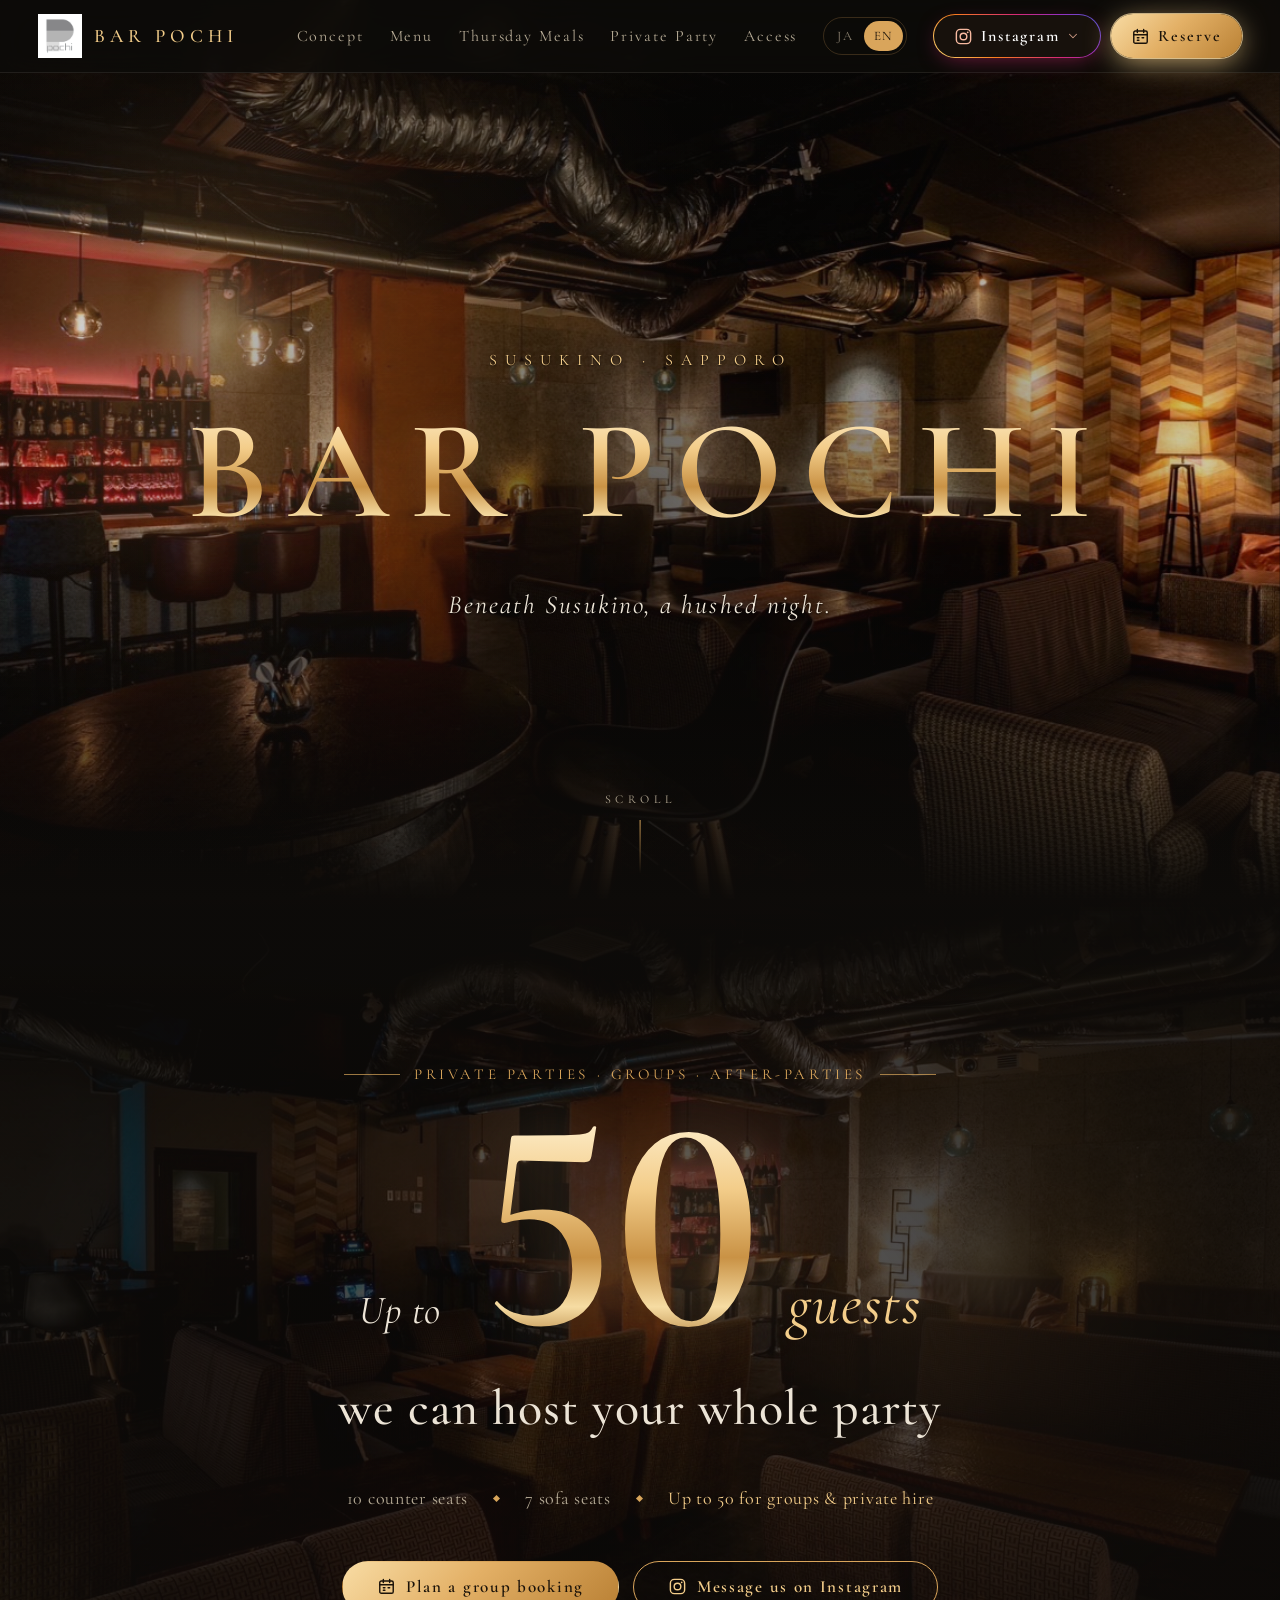
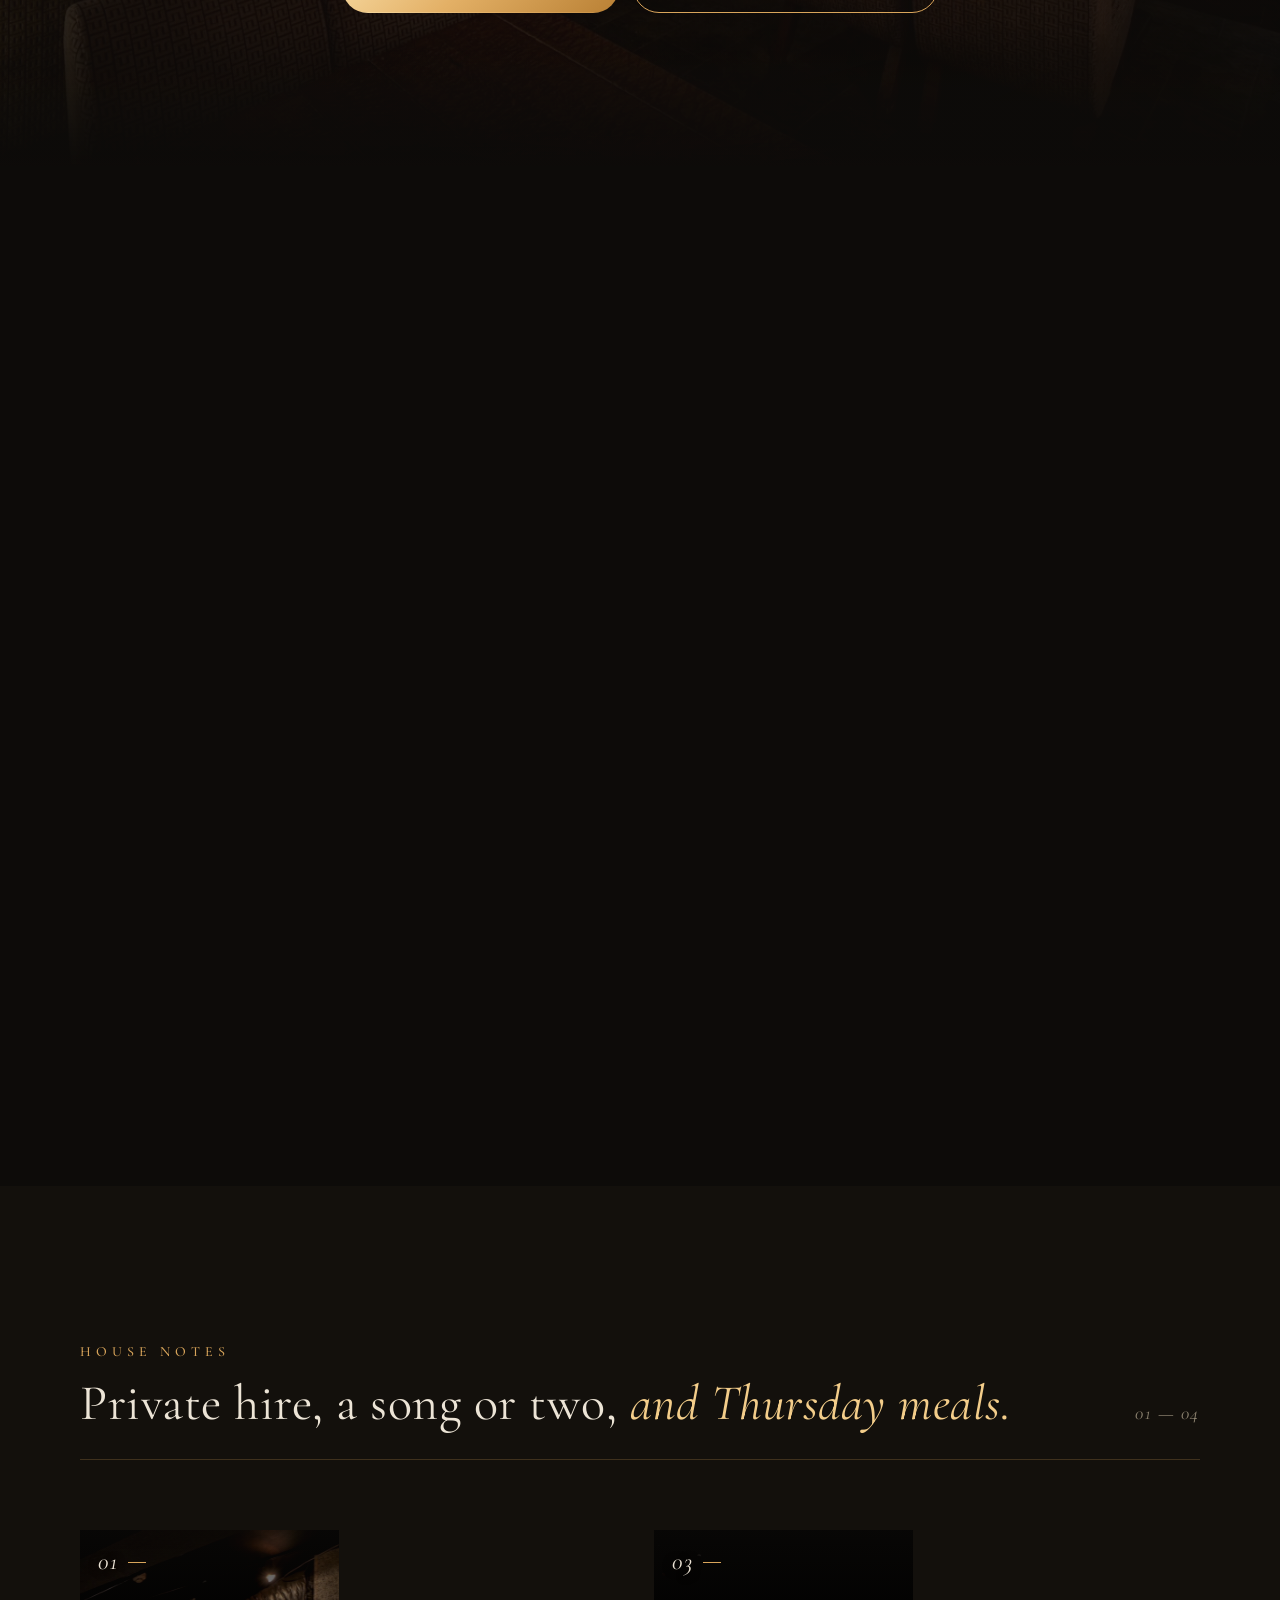
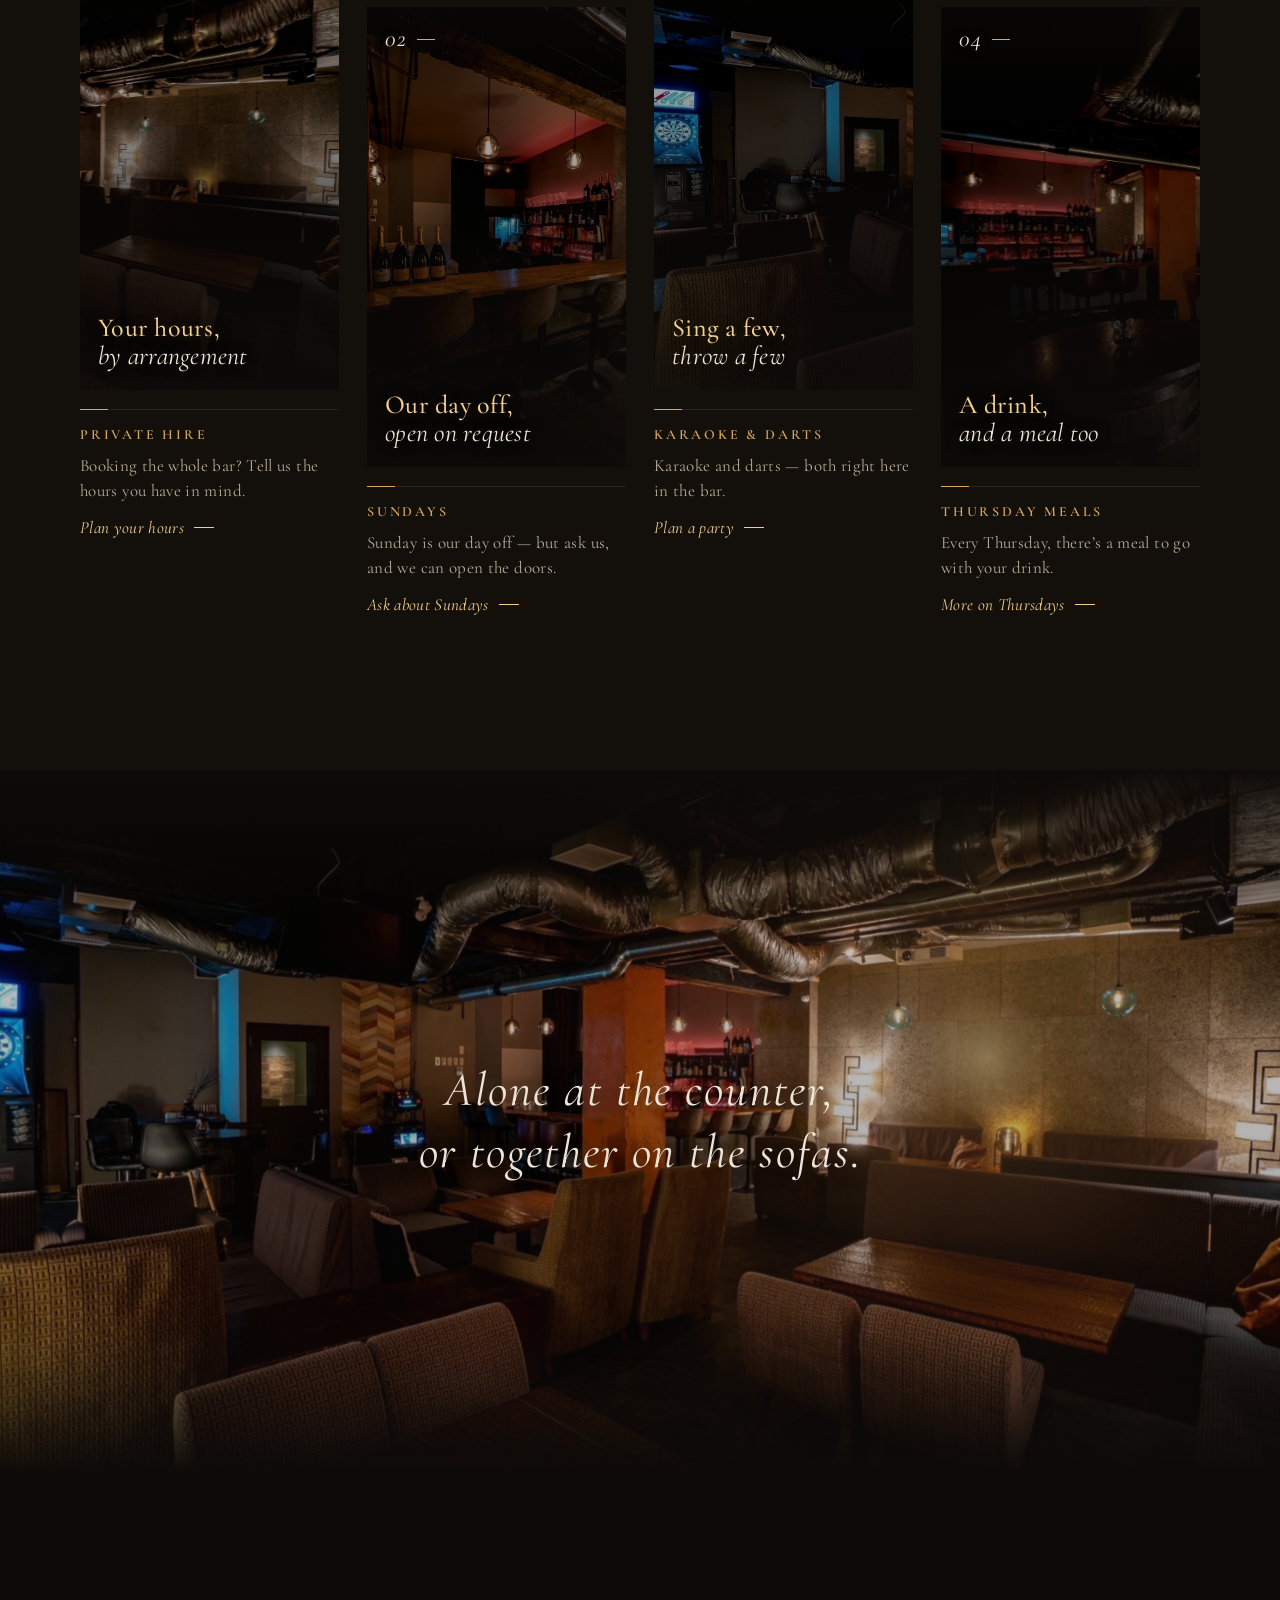
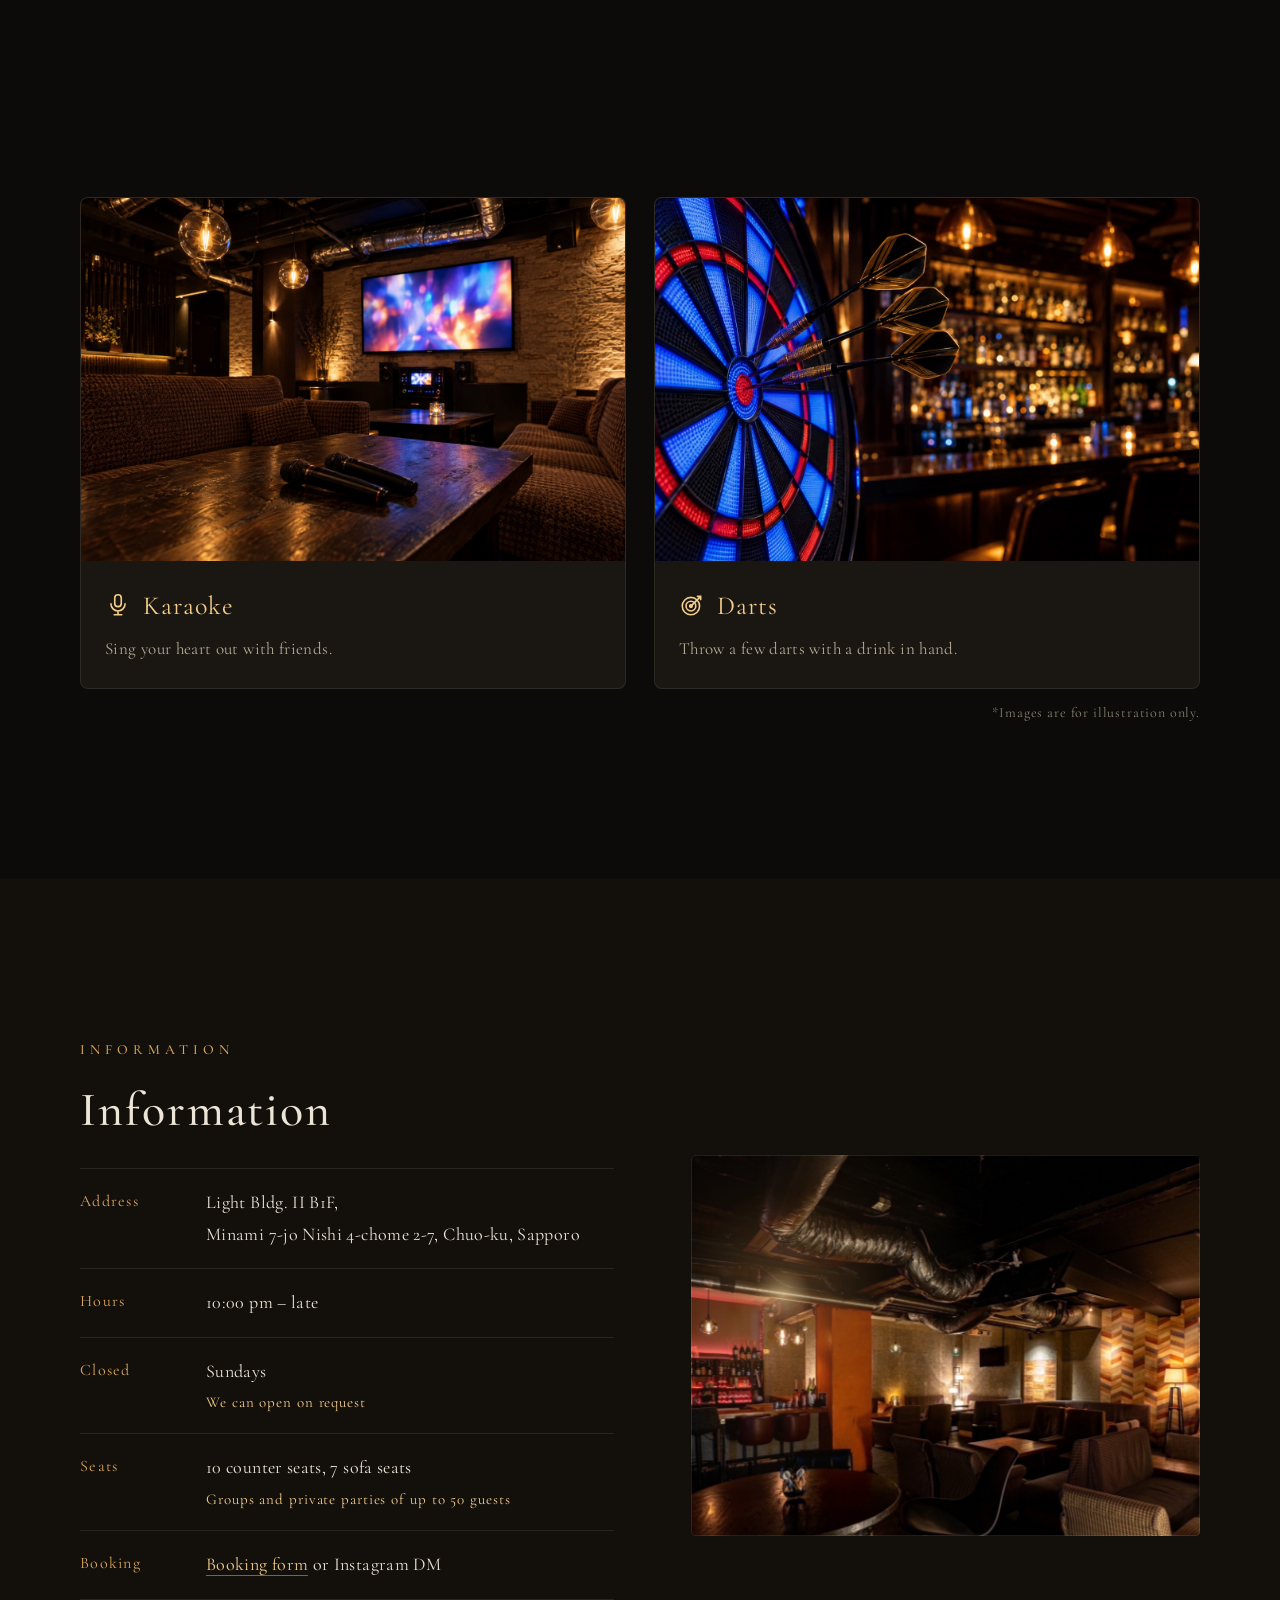
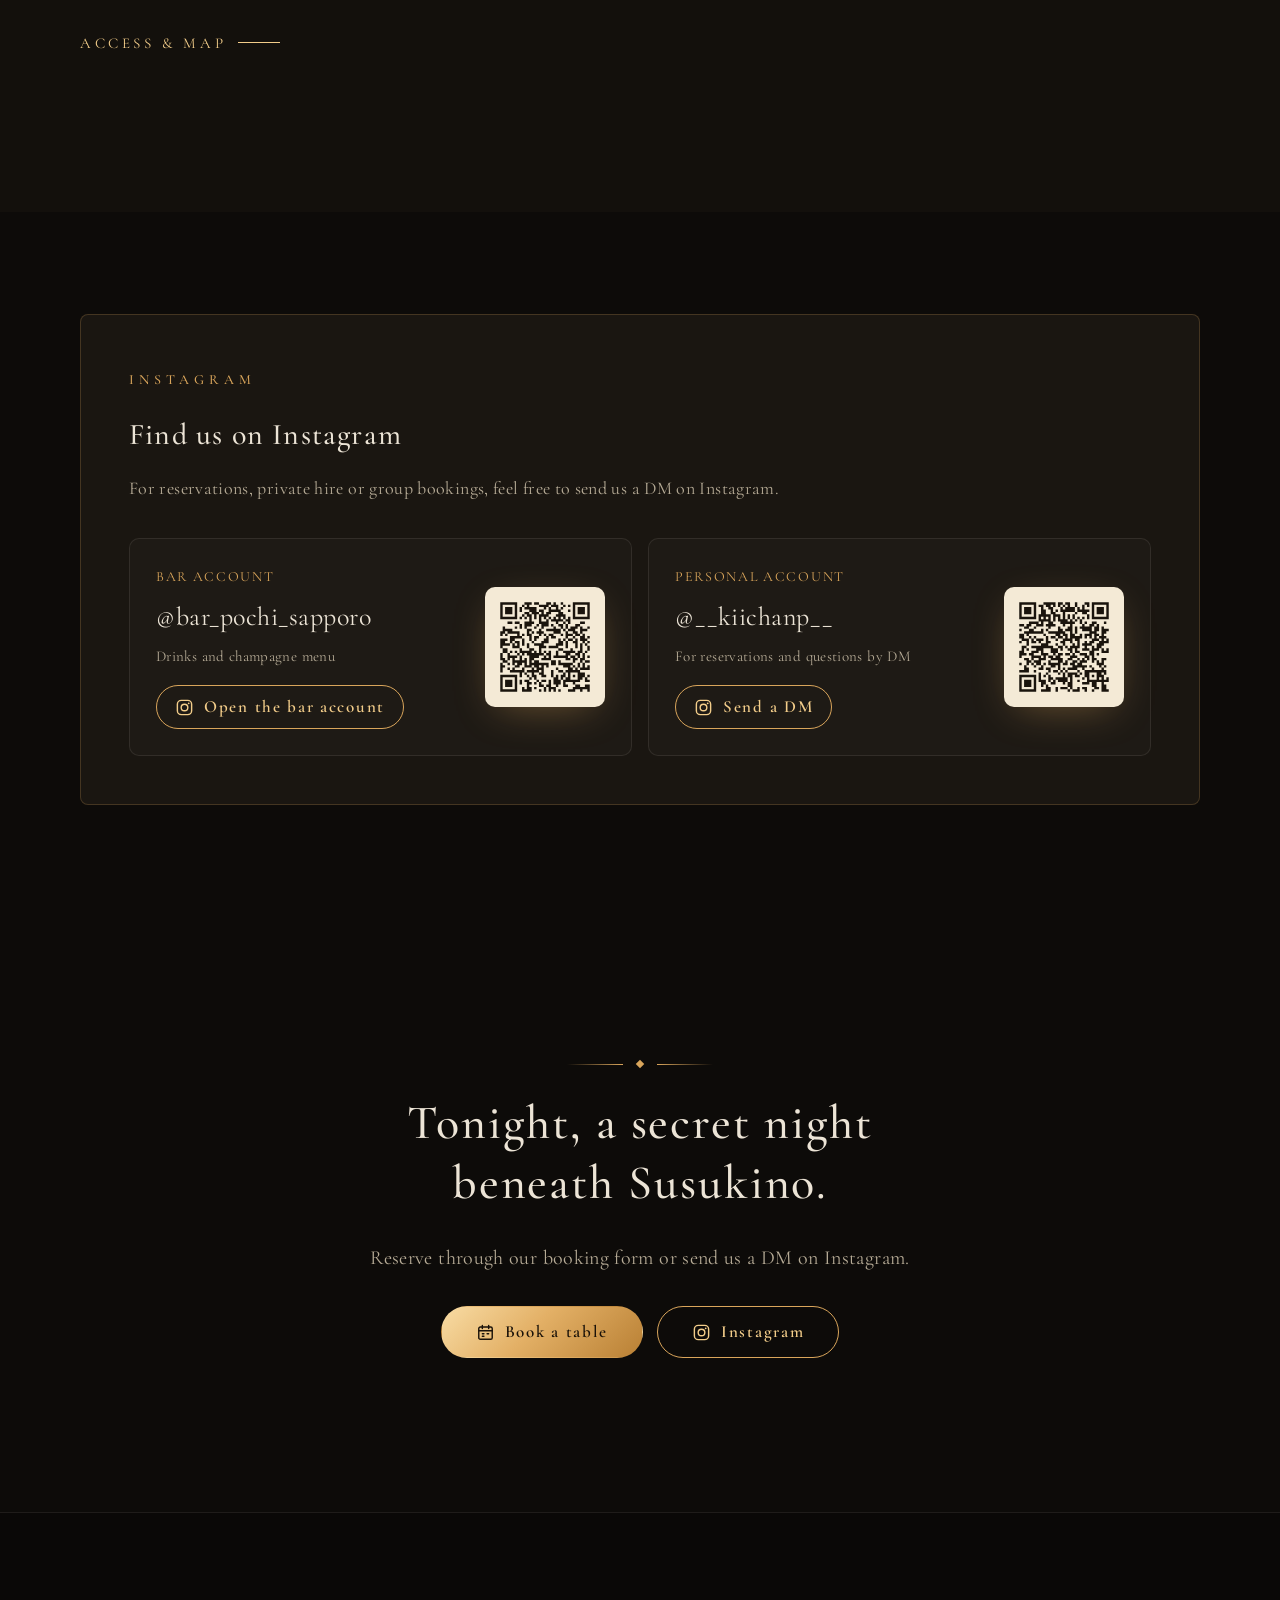
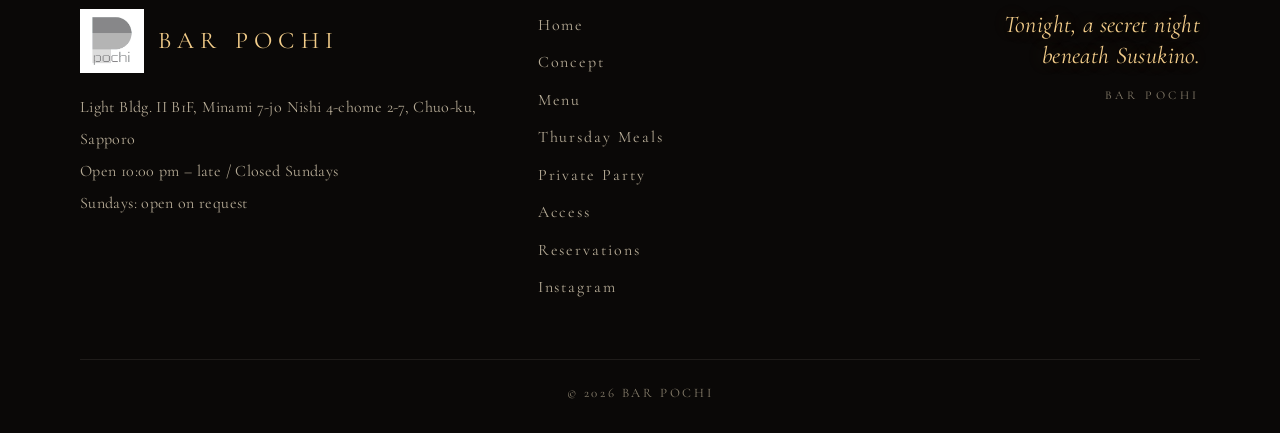
<file: index.html>
<!doctype html>
<html lang="ja" data-lang="ja" data-title-en="BAR POCHI | Bar in Susukino, Sapporo">
<head>
<meta charset="utf-8">
<meta name="viewport" content="width=device-width, initial-scale=1, viewport-fit=cover">
<title>BAR POCHI｜すすきののバー</title>
<meta name="description" content="すすきの・南7条西4丁目のバー「BAR POCHI」。22時から。カラオケ・ダーツ完備、貸切・団体は最大50名様までご案内可能、時間のご相談も可能、日曜日もご相談により営業。毎週木曜日はごはんあり。" data-en-content="BAR POCHI, a bar in Susukino, Sapporo. Open from 10 pm. Karaoke and darts, groups and private parties of up to 50 guests, flexible hours, Sundays on request, and meals every Thursday.">
<meta name="theme-color" content="#0d0b09">
<meta property="og:type" content="website">
<meta property="og:site_name" content="BAR POCHI">
<meta property="og:title" content="BAR POCHI｜すすきののバー">
<meta property="og:description" content="すすきの・南7条西4丁目のバー「BAR POCHI」。22時から。カラオケ・ダーツ完備、貸切・団体は最大50名様までご案内可能、時間のご相談も可能、日曜日もご相談により営業。毎週木曜日はごはんあり。">
<meta property="og:locale" content="ja_JP">
<meta property="og:url" content="https://www.pochi-susukino.com/">
<link rel="canonical" href="https://www.pochi-susukino.com/">
<link rel="icon" href="assets/img/logo.jpg" type="image/jpeg">
<link rel="apple-touch-icon" href="assets/img/logo.jpg">
<link rel="preconnect" href="https://fonts.googleapis.com">
<link rel="preconnect" href="https://fonts.gstatic.com" crossorigin>
<link rel="stylesheet" href="https://fonts.googleapis.com/css2?family=Cormorant+Garamond:ital,wght@0,300;0,400;0,500;0,600;1,400&amp;family=Shippori+Mincho:wght@400;500;600&amp;display=swap">
<link rel="stylesheet" href="assets/css/style.css?v=20261006-3">
<script>(function(d){d.className+=' js';var l=null;try{l=new URLSearchParams(location.search).get('lang')||localStorage.getItem('pochi-lang')}catch(e){}if(l!=='ja'&&l!=='en'){l=/^ja\b/i.test(navigator.language||'ja')?'ja':'en'}d.setAttribute('data-lang',l);d.lang=l;setTimeout(function(){if(!window.PochiMain){d.classList.remove('js')}if(!window.PochiSparkle){d.classList.add('st-fallback')}},3000)})(document.documentElement);</script>
</head><body>
<a class="skip-link" href="#main"><span lang="ja">本文へ移動</span><span lang="en">Skip to content</span></a>
<header class="site-header">
  <div class="hdr-row">
    <a class="brand" href="index.html" aria-label="BAR POCHI トップページ" data-en-aria-label="BAR POCHI home">
      <img src="assets/img/logo.jpg" alt="" width="44" height="44">
      <span class="brand-name">BAR POCHI</span>
    </a>
    <nav class="gnav" id="gnav" aria-label="メインメニュー" data-en-aria-label="Main menu">
      <ul>
        <li class="nav-home"><a href="index.html" aria-current="page"><span lang="ja">トップ</span><span lang="en">Home</span><span class="nav-en" aria-hidden="true">Home</span></a></li><li><a href="concept.html"><span lang="ja">コンセプト</span><span lang="en">Concept</span><span class="nav-en" aria-hidden="true">Concept</span></a></li><li><a href="menu.html"><span lang="ja">メニュー</span><span lang="en">Menu</span><span class="nav-en" aria-hidden="true">Menu</span></a></li><li><a href="thursday.html"><span lang="ja">木曜ごはん</span><span lang="en">Thursday Meals</span><span class="nav-en" aria-hidden="true">Thursday Meals</span></a></li><li><a href="party.html"><span lang="ja">貸切・パーティー</span><span lang="en">Private Party</span><span class="nav-en" aria-hidden="true">Private Party</span></a></li><li><a href="access.html"><span lang="ja">アクセス</span><span lang="en">Access</span><span class="nav-en" aria-hidden="true">Access</span></a></li>
      </ul>
    </nav>
    <div class="lang-switch" role="group" aria-label="言語 / Language">
      <button type="button" data-set-lang="ja" aria-pressed="true">JA</button>
      <button type="button" data-set-lang="en" aria-pressed="false">EN</button>
    </div>
    <div class="cta-bar">
      <details class="insta-pick">
        <summary class="cta cta-insta" aria-label="Instagram（アカウントを選ぶ）" data-en-aria-label="Instagram (choose an account)"><svg viewBox="0 0 24 24" aria-hidden="true" fill="none" stroke="currentColor" stroke-width="1.8"><rect x="3" y="3" width="18" height="18" rx="5"/><circle cx="12" cy="12" r="4.2"/><circle cx="17.3" cy="6.7" r="1.1" fill="currentColor" stroke="none"/></svg><span>Instagram</span><svg class="insta-caret" viewBox="0 0 24 24" aria-hidden="true" fill="none" stroke="currentColor" stroke-width="1.8" stroke-linecap="round" stroke-linejoin="round"><path d="M6 9l6 6 6-6"/></svg></summary>
        <div class="insta-menu">
          <a href="https://www.instagram.com/bar_pochi_sapporo/" target="_blank" rel="noopener"><span class="im-label"><span lang="ja">お店のアカウント</span><span lang="en">Bar account</span></span><span class="im-handle">@bar_pochi_sapporo</span></a>
          <a href="https://www.instagram.com/__kiichanp__/" target="_blank" rel="noopener"><span class="im-label"><span lang="ja">個人アカウント</span><span lang="en">Personal account</span></span><span class="im-handle">@__kiichanp__</span></a>
        </div>
      </details>
      <a class="cta cta-reserve" href="reserve.html"><svg viewBox="0 0 24 24" aria-hidden="true" fill="none" stroke="currentColor" stroke-width="1.8" stroke-linecap="round"><rect x="3.5" y="5" width="17" height="15.5" rx="2"/><path d="M3.5 9.8h17M8 3v4M16 3v4"/><path d="M8 13.5h2M14 13.5h2M8 16.8h2"/></svg><span lang="ja">ご予約</span><span lang="en">Reserve</span></a>
    </div>
    <button type="button" class="nav-toggle" aria-controls="gnav" aria-expanded="false" aria-label="メニューを開く" data-en-aria-label="Open menu"><span></span><span></span></button>
  </div>
</header>

<main id="main">
  <section class="hero">
    <div class="lightup portrait-hero" data-light-on-load="250">
      <div class="px-frame">
        <picture>
          <source media="(max-aspect-ratio: 4/5)" srcset="assets/img/counter.jpg">
          <img src="assets/img/hall-bar.jpg" alt="BAR POCHIの店内" data-en-alt="Inside BAR POCHI" data-parallax="0.14" fetchpriority="high">
        </picture>
      </div>
    </div>
    <div class="hero-inner">
      <span class="hero-place">Susukino &middot; Sapporo</span>
      <h1 class="sparkle-title" data-sparkle="sheen" data-sparkle-url data-sparkle-delay="900">
        <span class="sr-only">BAR POCHI</span>
        <span class="st-text" aria-hidden="true">BAR POCHI</span>
      </h1>
      <p class="hero-catch"><span lang="ja">すすきのの足もとに、<br>ひそやかな夜。</span><span lang="en">Beneath Susukino, a hushed night.</span></p>
    </div>
    <span class="scroll-cue" aria-hidden="true">SCROLL</span>
  </section>

  <section class="capacity" aria-labelledby="capacity-title">
    <div class="lightup" style="--lx:77%;--ly:41%">
      <div class="px-frame"><img src="assets/img/hall-sofa.jpg" alt="" loading="lazy" data-parallax="0.12"></div>
    </div>
    <div class="capacity-inner reveal">
      <p class="capacity-lead"><span lang="ja">貸切・団体・二次会に</span><span lang="en">Private parties · Groups · After-parties</span></p>
      <div class="capacity-figure" aria-hidden="true">
        <span class="capacity-max"><span lang="ja">最大</span><span lang="en">Up to</span></span>
        <span class="capacity-num" data-count-to="50">50</span>
        <span class="capacity-unit"><span lang="ja">名様</span><span lang="en">guests</span></span>
      </div>
      <h2 class="capacity-title" id="capacity-title"><span lang="ja"><span class="sr-only">最大50名様</span>までご案内可能</span><span lang="en"><span class="sr-only">Up to 50 guests — </span>we can host your whole party</span></h2>
      <ul class="capacity-seats">
        <li><span lang="ja">カウンター 10席</span><span lang="en">10 counter seats</span></li>
        <li><span lang="ja">ソファ 7席</span><span lang="en">7 sofa seats</span></li>
        <li><span lang="ja">貸切・団体で最大50名様</span><span lang="en">Up to 50 for groups &amp; private hire</span></li>
      </ul>
      <div class="btns">
        <a class="btn btn--solid" href="reserve.html?seat=party"><svg viewBox="0 0 24 24" aria-hidden="true" fill="none" stroke="currentColor" stroke-width="1.8" stroke-linecap="round"><rect x="3.5" y="5" width="17" height="15.5" rx="2"/><path d="M3.5 9.8h17M8 3v4M16 3v4"/><path d="M8 13.5h2M14 13.5h2M8 16.8h2"/></svg><span lang="ja">団体・貸切を相談する</span><span lang="en">Plan a group booking</span></a>
        <a class="btn" href="https://www.instagram.com/__kiichanp__/" target="_blank" rel="noopener"><svg viewBox="0 0 24 24" aria-hidden="true" fill="none" stroke="currentColor" stroke-width="1.8"><rect x="3" y="3" width="18" height="18" rx="5"/><circle cx="12" cy="12" r="4.2"/><circle cx="17.3" cy="6.7" r="1.1" fill="currentColor" stroke="none"/></svg><span lang="ja">Instagram で DM する</span><span lang="en">Message us on Instagram</span></a>
      </div>
    </div>
  </section>

  <section class="section">
    <div class="container split">
      <div class="reveal">
        <div class="photo photo--portrait lightup" style="--lx:39%;--ly:31%">
          <div class="px-frame"><img src="assets/img/counter.jpg" alt="カウンター席とシャンパンボトル" data-en-alt="The counter with bottles of champagne" loading="lazy" data-parallax="0.1"></div>
        </div>
      </div>
      <div class="reveal" style="--i:1">
        <span class="eyebrow">Welcome</span>
        <h2 class="h2"><span lang="ja">肩の力を抜いて、<br>ゆっくりと。</span><span lang="en">Unwind,<br>and take your time.</span></h2>
        <p lang="ja" class="lead">すすきのの喧騒から少し離れた、灯りを落とした大人の空間。カウンターでバーテンダーとの会話を楽しむのも、ソファ席で仲間とゆったり過ごすのも自由です。一杯目から最後の一杯まで、心地よい夜をお過ごしください。</p><p lang="en" class="lead">Step away from the bustle of Susukino into a softly lit room made for grown-ups. Chat with the bartender at the counter, or sink into a sofa with friends — from the first glass to the last, the night is yours.</p>
        <a class="text-link" href="concept.html"><span lang="ja"><span class="ja-label">コンセプトを見る</span></span><span lang="en">About us</span></a>
      </div>
    </div>
  </section>

  <section class="section section--panel pp-c-photo" aria-labelledby="pp-c-photo-title">
  <div class="container">
    <header class="pp-c-photo__head reveal">
      <span class="eyebrow">House Notes</span>
      <h2 class="pp-c-photo__heading" id="pp-c-photo-title"><span lang="ja"><span class="pp-c-photo__w">貸切も、</span><span class="pp-c-photo__w">歌も、</span><span class="pp-c-photo__w">木曜のごはんも。</span></span><span lang="en">Private hire, a song or two, <em>and Thursday meals.</em></span></h2>
      <span class="pp-c-photo__count" aria-hidden="true">01 — 04</span>
    </header>
    <ol class="pp-c-photo__list">
      <li class="pp-c-photo__item pp-c-photo__item--hire reveal" style="--i:1">
        <a class="pp-c-photo__card" href="party.html">
          <div class="pp-c-photo__frame">
            <img class="pp-c-photo__img" src="assets/img/hall-sofa.jpg" alt="" width="1568" height="1046" loading="lazy">
            <h3 class="pp-c-photo__title"><span lang="ja"><span class="pp-c-photo__col">貸切なら、</span><span class="pp-c-photo__col">時間はご相談で</span></span><span lang="en">Your hours, <em>by arrangement</em></span></h3>
            <span class="pp-c-photo__no" aria-hidden="true">01</span>
          </div>
          <div class="pp-c-photo__cap">
            <span class="pp-c-photo__tag" aria-hidden="true">Private Hire</span>
            <p lang="ja" class="pp-c-photo__text"><span class="pp-c-photo__w">貸切なら、</span><span class="pp-c-photo__w">ご利用時間の</span><span class="pp-c-photo__w">ご相談も</span><span class="pp-c-photo__w">承ります。</span></p><p lang="en" class="pp-c-photo__text">Booking the whole bar? Tell us the hours you have in mind.</p>
            <span class="pp-c-photo__more"><span lang="ja">貸切について</span><span lang="en">Plan your hours</span></span>
          </div>
        </a>
      </li>
      <li class="pp-c-photo__item pp-c-photo__item--sunday reveal" style="--i:2">
        <a class="pp-c-photo__card" href="reserve.html">
          <div class="pp-c-photo__frame">
            <img class="pp-c-photo__img" src="assets/img/counter.jpg" alt="" width="1046" height="1568" loading="lazy">
            <h3 class="pp-c-photo__title"><span lang="ja"><span class="pp-c-photo__col">日曜日も、</span><span class="pp-c-photo__col">ご相談で営業</span></span><span lang="en">Our day off, <em>open on request</em></span></h3>
            <span class="pp-c-photo__no" aria-hidden="true">02</span>
          </div>
          <div class="pp-c-photo__cap">
            <span class="pp-c-photo__tag" aria-hidden="true">Sundays</span>
            <p lang="ja" class="pp-c-photo__text"><span class="pp-c-photo__w">定休日の</span><span class="pp-c-photo__w">日曜日も、</span><span class="pp-c-photo__w">ご相談いただければ</span><span class="pp-c-photo__w">営業いたします。</span></p><p lang="en" class="pp-c-photo__text">Sunday is our day off — but ask us, and we can open the doors.</p>
            <span class="pp-c-photo__more"><span lang="ja">日曜日のご相談</span><span lang="en">Ask about Sundays</span></span>
          </div>
        </a>
      </li>
      <li class="pp-c-photo__item pp-c-photo__item--play reveal" style="--i:3">
        <a class="pp-c-photo__card" href="party.html">
          <div class="pp-c-photo__frame">
            <img class="pp-c-photo__img" src="assets/img/hall-sofa.jpg" alt="" width="1568" height="1046" loading="lazy">
            <h3 class="pp-c-photo__title"><span lang="ja"><span class="pp-c-photo__col">カラオケと、</span><span class="pp-c-photo__col">ダーツと。</span></span><span lang="en">Sing a few, <em>throw a few</em></span></h3>
            <span class="pp-c-photo__no" aria-hidden="true">03</span>
          </div>
          <div class="pp-c-photo__cap">
            <span class="pp-c-photo__tag" aria-hidden="true">Karaoke &amp; Darts</span>
            <p lang="ja" class="pp-c-photo__text"><span class="pp-c-photo__w">カラオケも</span><span class="pp-c-photo__w">ダーツも、</span><span class="pp-c-photo__w">店内に</span><span class="pp-c-photo__w">完備しています。</span></p><p lang="en" class="pp-c-photo__text">Karaoke and darts — both right here in the bar.</p>
            <span class="pp-c-photo__more"><span lang="ja">貸切・パーティー</span><span lang="en">Plan a party</span></span>
          </div>
        </a>
      </li>
      <li class="pp-c-photo__item pp-c-photo__item--thursday reveal" style="--i:4">
        <a class="pp-c-photo__card" href="thursday.html">
          <div class="pp-c-photo__frame">
            <img class="pp-c-photo__img" src="assets/img/hall-bar.jpg" alt="" width="1568" height="1046" loading="lazy">
            <h3 class="pp-c-photo__title"><span lang="ja"><span class="pp-c-photo__col">木曜日は、</span><span class="pp-c-photo__col">ごはんもどうぞ</span></span><span lang="en">A drink, <em>and a meal too</em></span></h3>
            <span class="pp-c-photo__no" aria-hidden="true">04</span>
          </div>
          <div class="pp-c-photo__cap">
            <span class="pp-c-photo__tag" aria-hidden="true">Thursday Meals</span>
            <p lang="ja" class="pp-c-photo__text"><span class="pp-c-photo__w">毎週木曜日は、</span><span class="pp-c-photo__w">お酒と一緒に</span><span class="pp-c-photo__w">お食事もどうぞ。</span></p><p lang="en" class="pp-c-photo__text">Every Thursday, there’s a meal to go with your drink.</p>
            <span class="pp-c-photo__more"><span lang="ja">木曜ごはん</span><span lang="en">More on Thursdays</span></span>
          </div>
        </a>
      </li>
    </ol>
  </div>
</section>

  <section class="band">
    <div class="lightup" style="--lx:77%;--ly:41%">
      <div class="px-frame"><img src="assets/img/hall-sofa.jpg" alt="" loading="lazy" data-parallax="0.14"></div>
    </div>
    <p class="band-copy reveal"><span lang="ja">カウンターでひとりでも、<br>ソファで仲間とでも。</span><span lang="en">Alone at the counter,<br>or together on the sofas.</span></p>
  </section>

  <section class="section">
    <div class="container">
      <div class="center reveal" style="margin-bottom:clamp(36px,5vw,64px)">
        <span class="eyebrow">Facilities</span>
        <h2 class="h2"><span lang="ja">カラオケ・ダーツ完備</span><span lang="en">Karaoke &amp; Darts</span></h2>
      </div>
      <div class="facility-grid">
        <figure class="facility reveal">
          <div class="facility-img"><img src="assets/img/karaoke.jpg" alt="カラオケのイメージ" data-en-alt="Karaoke (illustration)" loading="lazy" width="1400" height="930"></div>
          <figcaption>
            <span class="facility-title"><svg viewBox="0 0 24 24" aria-hidden="true" fill="none" stroke="currentColor" stroke-width="1.5" stroke-linecap="round"><rect x="9" y="2.5" width="6" height="11" rx="3"/><path d="M5.5 11a6.5 6.5 0 0 0 13 0M12 17.5V21M8.5 21h7"/></svg><span lang="ja">カラオケ</span><span lang="en">Karaoke</span></span>
            <p lang="ja">仲間と思いきり歌って、盛り上がれます。</p><p lang="en">Sing your heart out with friends.</p>
          </figcaption>
        </figure>
        <figure class="facility reveal" style="--i:1">
          <div class="facility-img"><img src="assets/img/darts.jpg" alt="ダーツのイメージ" data-en-alt="Darts (illustration)" loading="lazy" width="1400" height="930"></div>
          <figcaption>
            <span class="facility-title"><svg viewBox="0 0 24 24" aria-hidden="true" fill="none" stroke="currentColor" stroke-width="1.5"><circle cx="11" cy="13" r="8"/><circle cx="11" cy="13" r="4.5"/><circle cx="11" cy="13" r="1.2" fill="currentColor"/><path d="M11 13l9-9M17 4h3v3" stroke-linecap="round"/></svg><span lang="ja">ダーツ</span><span lang="en">Darts</span></span>
            <p lang="ja">お酒を片手に、気軽にダーツを。</p><p lang="en">Throw a few darts with a drink in hand.</p>
          </figcaption>
        </figure>
      </div>
      <p class="image-note"><span lang="ja">※画像はイメージです</span><span lang="en">*Images are for illustration only.</span></p>
    </div>
  </section>

  <section class="section section--panel">
    <div class="container split">
      <div class="reveal">
        <span class="eyebrow">Information</span>
        <h2 class="h2"><span lang="ja">店舗情報</span><span lang="en">Information</span></h2>
        <dl class="info-list">
          <dt><span lang="ja">住所</span><span lang="en">Address</span></dt>
          <dd><span lang="ja">札幌市中央区南7条西4丁目2-7<br>ライトビルⅡ 地下1階</span><span lang="en">Light Bldg. II B1F,<br>Minami 7-jo Nishi 4-chome 2-7, Chuo-ku, Sapporo</span></dd>
          <dt><span lang="ja">営業時間</span><span lang="en">Hours</span></dt>
          <dd><span lang="ja">22:00〜ラスト</span><span lang="en">10:00 pm – late</span></dd>
          <dt><span lang="ja">定休日</span><span lang="en">Closed</span></dt>
          <dd><span lang="ja">日曜日<span class="dd-note">ご相談いただければ営業いたします</span></span><span lang="en">Sundays<span class="dd-note">We can open on request</span></span></dd>
          <dt><span lang="ja">席数</span><span lang="en">Seats</span></dt>
          <dd><span lang="ja">カウンター10席・ソファ7席<span class="dd-note">貸切・団体は最大50名様までご案内可能</span></span><span lang="en">10 counter seats, 7 sofa seats<span class="dd-note">Groups and private parties of up to 50 guests</span></span></dd>
          <dt><span lang="ja">ご予約</span><span lang="en">Booking</span></dt>
          <dd><span lang="ja"><a class="inline-link" href="reserve.html">予約フォーム</a>・Instagram DM</span><span lang="en"><a class="inline-link" href="reserve.html">Booking form</a> or Instagram DM</span></dd>
        </dl>
        <a class="text-link" href="access.html"><span lang="ja"><span class="ja-label">アクセス・地図を見る</span></span><span lang="en">Access &amp; map</span></a>
      </div>
      <div class="reveal" style="--i:1">
        <div class="photo lightup" style="--lx:18%;--ly:37%">
          <div class="px-frame"><img src="assets/img/hall-bar.jpg" alt="樽のテーブルとバーカウンター" data-en-alt="Barrel table and the bar counter" loading="lazy" data-parallax="0.1"></div>
        </div>
      </div>
    </div>
  </section>

  <section class="section section--tight">
    <div class="container">
      <div class="insta-block insta-block--dual reveal">
        <div class="insta-intro">
          <span class="eyebrow">Instagram</span>
          <h2 class="h3"><span lang="ja">Instagram でも、お気軽に。</span><span lang="en">Find us on Instagram</span></h2>
          <p lang="ja" class="muted">ご予約・貸切・団体のご相談は、Instagram の DM でもお気軽にどうぞ。</p><p lang="en" class="muted">For reservations, private hire or group bookings, feel free to send us a DM on Instagram.</p>
        </div>
        <div class="insta-accounts">
          <div class="insta-account ia-store">
            <div class="ia-text">
              <span class="ia-label"><span lang="ja">お店のアカウント</span><span lang="en">Bar account</span></span>
              <span class="ia-handle">@bar_pochi_sapporo</span>
              <p lang="ja" class="ia-note">ドリンク・シャンパンのメニューなど</p><p lang="en" class="ia-note">Drinks and champagne menu</p>
              <a class="btn" href="https://www.instagram.com/bar_pochi_sapporo/" target="_blank" rel="noopener"><svg viewBox="0 0 24 24" aria-hidden="true" fill="none" stroke="currentColor" stroke-width="1.8"><rect x="3" y="3" width="18" height="18" rx="5"/><circle cx="12" cy="12" r="4.2"/><circle cx="17.3" cy="6.7" r="1.1" fill="currentColor" stroke="none"/></svg><span lang="ja">お店のアカウントを見る</span><span lang="en">Open the bar account</span></a>
            </div>
            <div class="qr ia-qr"><img src="assets/img/qr-bar-pochi-sapporo.svg" alt="Instagram（@bar_pochi_sapporo）のQRコード" data-en-alt="QR code for Instagram (@bar_pochi_sapporo)" width="120" height="120" loading="lazy"></div>
          </div>
          <div class="insta-account ia-personal">
            <div class="ia-text">
              <span class="ia-label"><span lang="ja">個人アカウント</span><span lang="en">Personal account</span></span>
              <span class="ia-handle">@__kiichanp__</span>
              <p lang="ja" class="ia-note">ご予約・ご相談の DM に</p><p lang="en" class="ia-note">For reservations and questions by DM</p>
              <a class="btn" href="https://www.instagram.com/__kiichanp__/" target="_blank" rel="noopener"><svg viewBox="0 0 24 24" aria-hidden="true" fill="none" stroke="currentColor" stroke-width="1.8"><rect x="3" y="3" width="18" height="18" rx="5"/><circle cx="12" cy="12" r="4.2"/><circle cx="17.3" cy="6.7" r="1.1" fill="currentColor" stroke="none"/></svg><span lang="ja">DM で相談する</span><span lang="en">Send a DM</span></a>
            </div>
            <div class="qr ia-qr"><img src="assets/img/qr-kiichanp.svg" alt="Instagram（@__kiichanp__）のQRコード" data-en-alt="QR code for Instagram (@__kiichanp__)" width="120" height="120" loading="lazy"></div>
          </div>
        </div>
      </div>
    </div>
  </section>

  <section class="section cta-section">
    <div class="container--narrow reveal">
      <div class="ornament" aria-hidden="true"><i></i></div>
      <h2 class="h2 char-fade"><span lang="ja"><span class="nw">今夜</span><span class="nw">すすきのの</span><span class="nw">足元に、</span><br><span class="nw">ひそかな夜を。</span></span><span lang="en">Tonight, <span class="nw">a secret night</span><br>beneath Susukino.</span></h2>
      <p lang="ja" class="lead">ご予約は予約フォーム、または Instagram の DM から承ります。</p><p lang="en" class="lead">Reserve through our booking form or send us a DM on Instagram.</p>
      <div class="btns">
        <a class="btn btn--solid" href="reserve.html"><svg viewBox="0 0 24 24" aria-hidden="true" fill="none" stroke="currentColor" stroke-width="1.8" stroke-linecap="round"><rect x="3.5" y="5" width="17" height="15.5" rx="2"/><path d="M3.5 9.8h17M8 3v4M16 3v4"/><path d="M8 13.5h2M14 13.5h2M8 16.8h2"/></svg><span lang="ja">予約フォームへ</span><span lang="en">Book a table</span></a>
        <a class="btn" href="https://www.instagram.com/__kiichanp__/" target="_blank" rel="noopener"><svg viewBox="0 0 24 24" aria-hidden="true" fill="none" stroke="currentColor" stroke-width="1.8"><rect x="3" y="3" width="18" height="18" rx="5"/><circle cx="12" cy="12" r="4.2"/><circle cx="17.3" cy="6.7" r="1.1" fill="currentColor" stroke="none"/></svg>Instagram</a>
      </div>
    </div>
  </section>
</main>
<footer class="site-footer">
  <div class="footer-grid">
    <div>
      <a class="footer-brand" href="index.html"><img src="assets/img/logo.jpg" alt="" width="64" height="64"><span>BAR POCHI</span></a>
      <p class="footer-info">
        <span lang="ja">札幌市中央区南7条西4丁目2-7 ライトビルⅡ 地下1階</span><span lang="en">Light Bldg. II B1F, Minami 7-jo Nishi 4-chome 2-7, Chuo-ku, Sapporo</span><br>
        <span lang="ja">営業時間 22:00〜ラスト／定休日 日曜日</span><span lang="en">Open 10:00 pm – late / Closed Sundays</span><br>
        <span lang="ja">※日曜日もご相談により営業いたします</span><span lang="en">Sundays: open on request</span>
      </p>
    </div>
    <nav class="footer-nav" aria-label="フッターメニュー" data-en-aria-label="Footer menu"><ul><li><a href="index.html"><span lang="ja">トップ</span><span lang="en">Home</span></a></li><li><a href="concept.html"><span lang="ja">コンセプト</span><span lang="en">Concept</span></a></li><li><a href="menu.html"><span lang="ja">メニュー</span><span lang="en">Menu</span></a></li><li><a href="thursday.html"><span lang="ja">木曜ごはん</span><span lang="en">Thursday Meals</span></a></li><li><a href="party.html"><span lang="ja">貸切・パーティー</span><span lang="en">Private Party</span></a></li><li><a href="access.html"><span lang="ja">アクセス</span><span lang="en">Access</span></a></li><li><a href="reserve.html"><span lang="ja">ご予約</span><span lang="en">Reservations</span></a></li><li><a href="https://www.instagram.com/__kiichanp__/" target="_blank" rel="noopener">Instagram</a></li></ul></nav>
    <div class="footer-copy">
      <p class="footer-vertical"><span lang="ja"><span>今夜すすきのの足元に、</span><span>ひそかな夜を。</span></span><span lang="en">Tonight, a secret night<br>beneath Susukino.</span></p>
      <span class="footer-seal">BAR POCHI</span>
    </div>
  </div>
  <p class="copyright">&copy; <span data-year>2026</span> BAR POCHI</p>
</footer>
<script src="assets/js/main.js?v=20261006-3" defer></script>
<script src="assets/js/sparkle.js?v=20261006-3" defer></script>
</body>
</html>
</file>
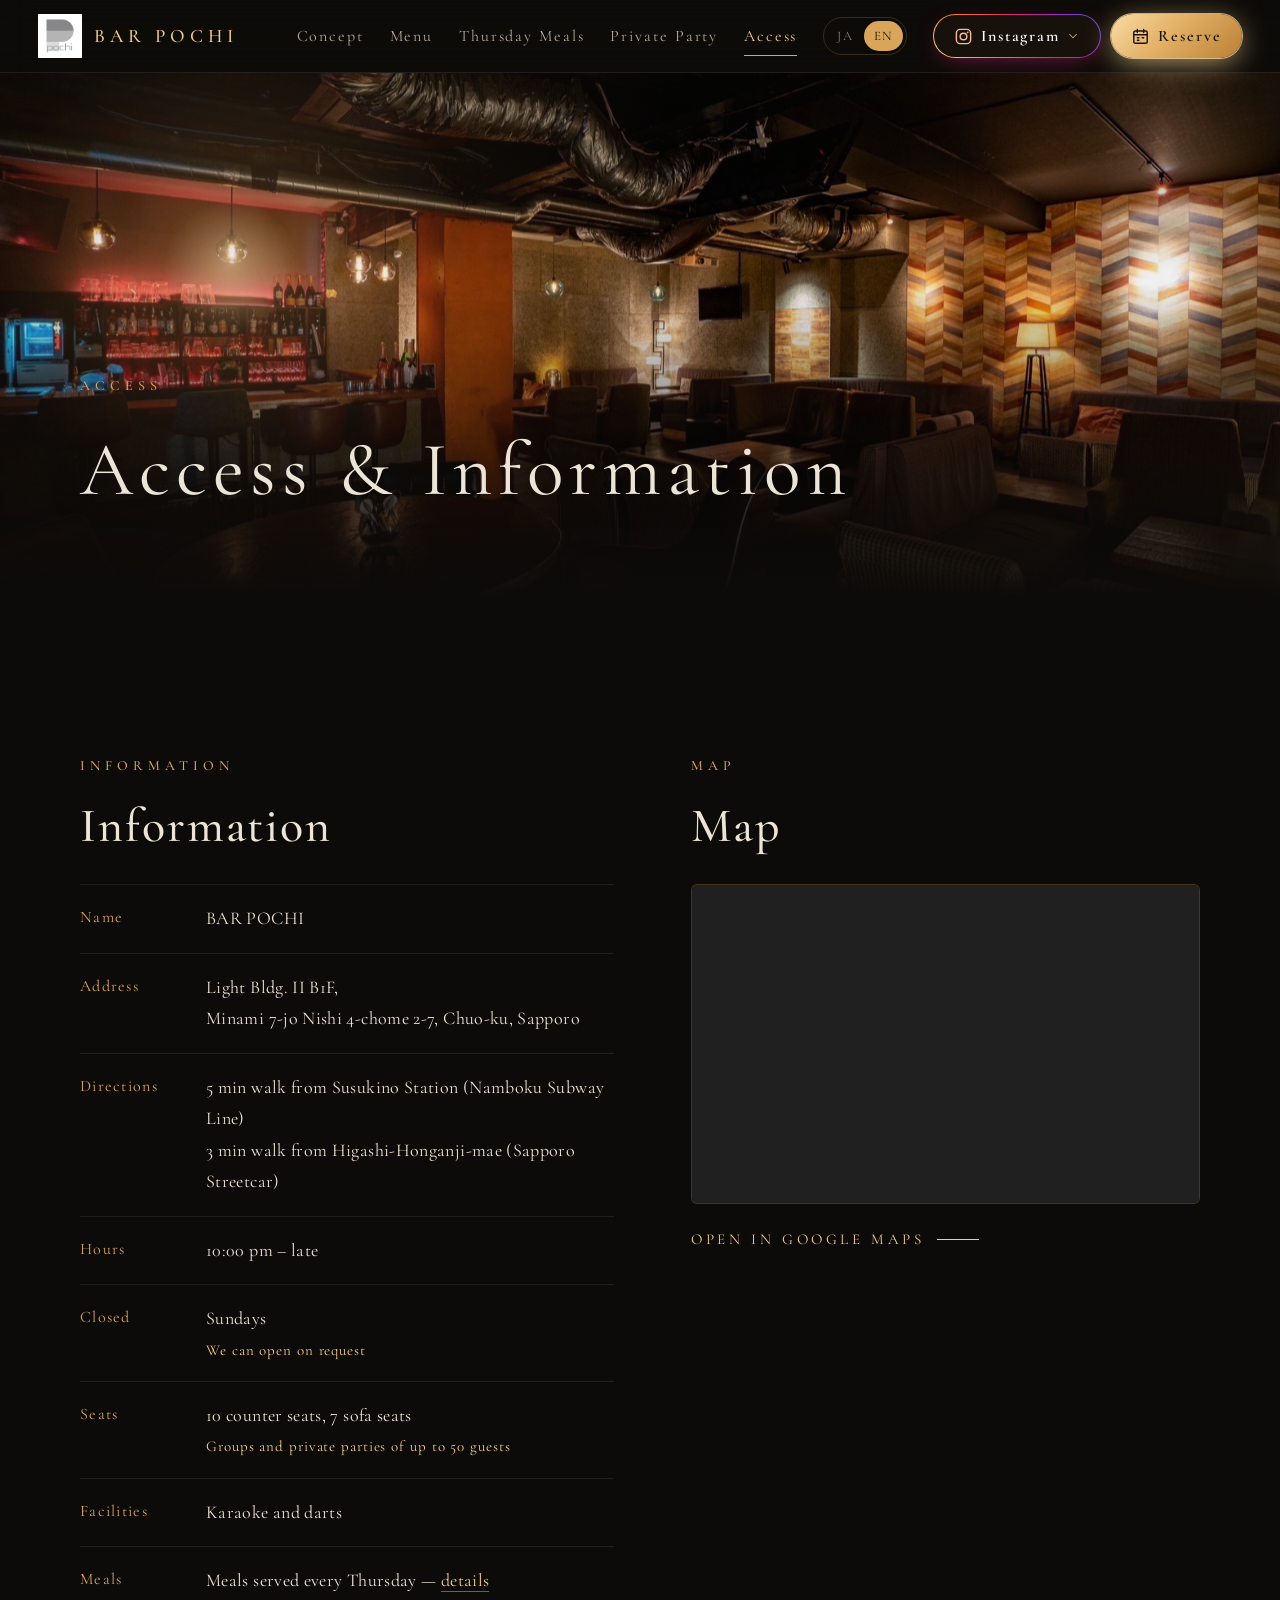
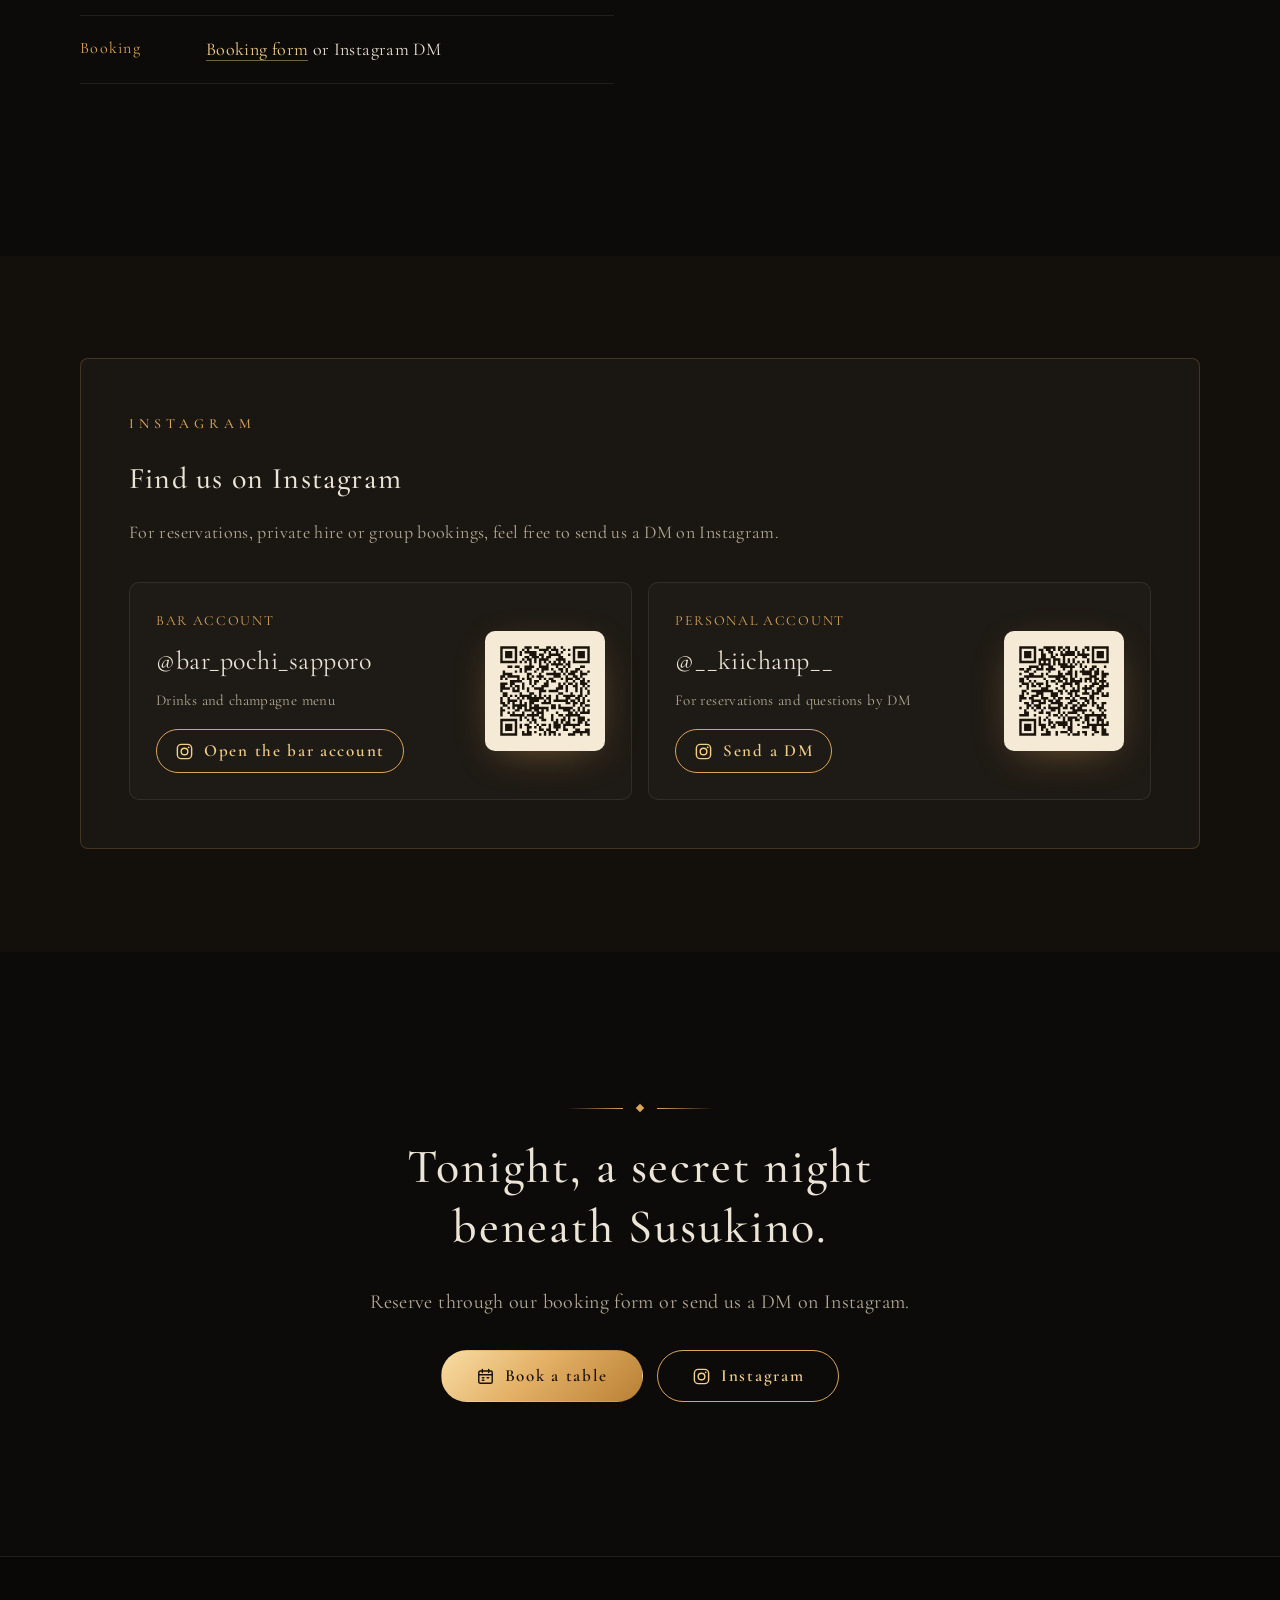
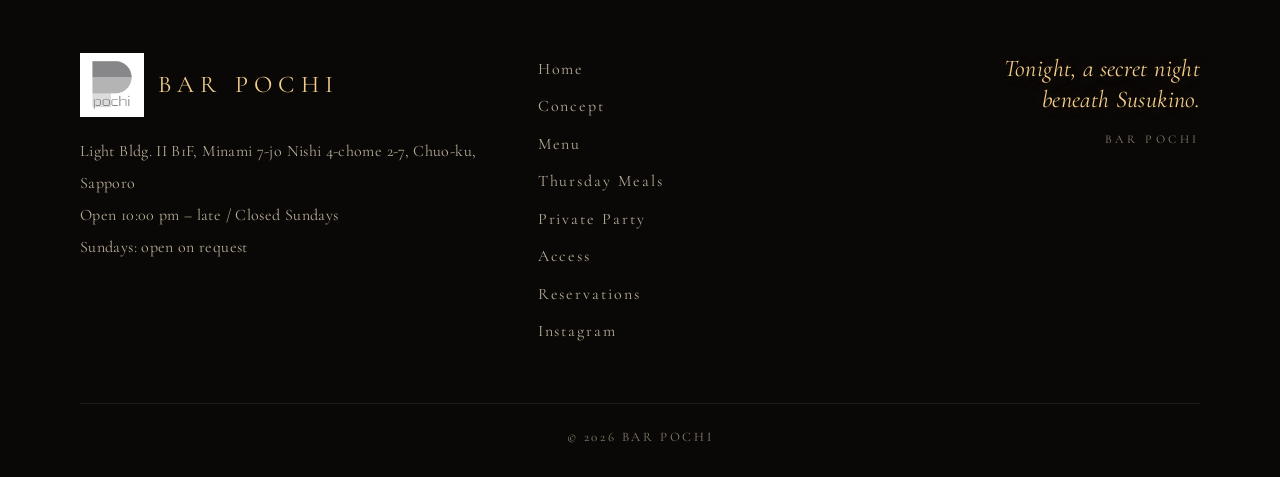
<file: access.html>
<!doctype html>
<html lang="ja" data-lang="ja" data-title-en="Access & Information | BAR POCHI Susukino">
<head>
<meta charset="utf-8">
<meta name="viewport" content="width=device-width, initial-scale=1, viewport-fit=cover">
<title>アクセス・店舗情報｜BAR POCHI（すすきの）</title>
<meta name="description" content="BAR POCHI（札幌市中央区南7条西4丁目2-7 ライトビルⅡ 地下1階）の営業時間、定休日、地図のご案内。" data-en-content="BAR POCHI address, opening hours and map — Minami 7-jo Nishi 4-chome, Chuo-ku, Sapporo.">
<meta name="theme-color" content="#0d0b09">
<meta property="og:type" content="website">
<meta property="og:site_name" content="BAR POCHI">
<meta property="og:title" content="アクセス・店舗情報｜BAR POCHI（すすきの）">
<meta property="og:description" content="BAR POCHI（札幌市中央区南7条西4丁目2-7 ライトビルⅡ 地下1階）の営業時間、定休日、地図のご案内。">
<meta property="og:locale" content="ja_JP">
<meta property="og:url" content="https://www.pochi-susukino.com/access.html">
<link rel="canonical" href="https://www.pochi-susukino.com/access.html">
<link rel="icon" href="assets/img/logo.jpg" type="image/jpeg">
<link rel="apple-touch-icon" href="assets/img/logo.jpg">
<link rel="preconnect" href="https://fonts.googleapis.com">
<link rel="preconnect" href="https://fonts.gstatic.com" crossorigin>
<link rel="stylesheet" href="https://fonts.googleapis.com/css2?family=Cormorant+Garamond:ital,wght@0,300;0,400;0,500;0,600;1,400&amp;family=Shippori+Mincho:wght@400;500;600&amp;display=swap">
<link rel="stylesheet" href="assets/css/style.css?v=20261006-3">
<script>(function(d){d.className+=' js';var l=null;try{l=new URLSearchParams(location.search).get('lang')||localStorage.getItem('pochi-lang')}catch(e){}if(l!=='ja'&&l!=='en'){l=/^ja\b/i.test(navigator.language||'ja')?'ja':'en'}d.setAttribute('data-lang',l);d.lang=l;setTimeout(function(){if(!window.PochiMain){d.classList.remove('js')}if(!window.PochiSparkle){d.classList.add('st-fallback')}},3000)})(document.documentElement);</script>
</head><body>
<a class="skip-link" href="#main"><span lang="ja">本文へ移動</span><span lang="en">Skip to content</span></a>
<header class="site-header">
  <div class="hdr-row">
    <a class="brand" href="index.html" aria-label="BAR POCHI トップページ" data-en-aria-label="BAR POCHI home">
      <img src="assets/img/logo.jpg" alt="" width="44" height="44">
      <span class="brand-name">BAR POCHI</span>
    </a>
    <nav class="gnav" id="gnav" aria-label="メインメニュー" data-en-aria-label="Main menu">
      <ul>
        <li class="nav-home"><a href="index.html"><span lang="ja">トップ</span><span lang="en">Home</span><span class="nav-en" aria-hidden="true">Home</span></a></li><li><a href="concept.html"><span lang="ja">コンセプト</span><span lang="en">Concept</span><span class="nav-en" aria-hidden="true">Concept</span></a></li><li><a href="menu.html"><span lang="ja">メニュー</span><span lang="en">Menu</span><span class="nav-en" aria-hidden="true">Menu</span></a></li><li><a href="thursday.html"><span lang="ja">木曜ごはん</span><span lang="en">Thursday Meals</span><span class="nav-en" aria-hidden="true">Thursday Meals</span></a></li><li><a href="party.html"><span lang="ja">貸切・パーティー</span><span lang="en">Private Party</span><span class="nav-en" aria-hidden="true">Private Party</span></a></li><li><a href="access.html" aria-current="page"><span lang="ja">アクセス</span><span lang="en">Access</span><span class="nav-en" aria-hidden="true">Access</span></a></li>
      </ul>
    </nav>
    <div class="lang-switch" role="group" aria-label="言語 / Language">
      <button type="button" data-set-lang="ja" aria-pressed="true">JA</button>
      <button type="button" data-set-lang="en" aria-pressed="false">EN</button>
    </div>
    <div class="cta-bar">
      <details class="insta-pick">
        <summary class="cta cta-insta" aria-label="Instagram（アカウントを選ぶ）" data-en-aria-label="Instagram (choose an account)"><svg viewBox="0 0 24 24" aria-hidden="true" fill="none" stroke="currentColor" stroke-width="1.8"><rect x="3" y="3" width="18" height="18" rx="5"/><circle cx="12" cy="12" r="4.2"/><circle cx="17.3" cy="6.7" r="1.1" fill="currentColor" stroke="none"/></svg><span>Instagram</span><svg class="insta-caret" viewBox="0 0 24 24" aria-hidden="true" fill="none" stroke="currentColor" stroke-width="1.8" stroke-linecap="round" stroke-linejoin="round"><path d="M6 9l6 6 6-6"/></svg></summary>
        <div class="insta-menu">
          <a href="https://www.instagram.com/bar_pochi_sapporo/" target="_blank" rel="noopener"><span class="im-label"><span lang="ja">お店のアカウント</span><span lang="en">Bar account</span></span><span class="im-handle">@bar_pochi_sapporo</span></a>
          <a href="https://www.instagram.com/__kiichanp__/" target="_blank" rel="noopener"><span class="im-label"><span lang="ja">個人アカウント</span><span lang="en">Personal account</span></span><span class="im-handle">@__kiichanp__</span></a>
        </div>
      </details>
      <a class="cta cta-reserve" href="reserve.html"><svg viewBox="0 0 24 24" aria-hidden="true" fill="none" stroke="currentColor" stroke-width="1.8" stroke-linecap="round"><rect x="3.5" y="5" width="17" height="15.5" rx="2"/><path d="M3.5 9.8h17M8 3v4M16 3v4"/><path d="M8 13.5h2M14 13.5h2M8 16.8h2"/></svg><span lang="ja">ご予約</span><span lang="en">Reserve</span></a>
    </div>
    <button type="button" class="nav-toggle" aria-controls="gnav" aria-expanded="false" aria-label="メニューを開く" data-en-aria-label="Open menu"><span></span><span></span></button>
  </div>
</header>

<main id="main">
  <section class="page-hero">
    <div class="lightup" style="--lx:18%;--ly:37%" data-light-on-load="200">
      <div class="px-frame"><img src="assets/img/hall-bar.jpg" alt="" data-parallax="0.12"></div>
    </div>
    <div class="container">
      <span class="eyebrow">Access</span>
      <h1 class="page-title"><span lang="ja">アクセス・店舗情報</span><span lang="en">Access &amp; Information</span></h1>
    </div>
  </section>

  <section class="section">
    <div class="container split" style="align-items:start">
      <div class="reveal">
        <span class="eyebrow">Information</span>
        <h2 class="h2"><span lang="ja">店舗情報</span><span lang="en">Information</span></h2>
        <dl class="info-list">
          <dt><span lang="ja">店名</span><span lang="en">Name</span></dt>
          <dd>BAR POCHI</dd>
          <dt><span lang="ja">住所</span><span lang="en">Address</span></dt>
          <dd><span lang="ja">札幌市中央区南7条西4丁目2-7<br>ライトビルⅡ 地下1階</span><span lang="en">Light Bldg. II B1F,<br>Minami 7-jo Nishi 4-chome 2-7, Chuo-ku, Sapporo</span></dd>
          <dt><span lang="ja">アクセス</span><span lang="en">Directions</span></dt>
          <dd><span lang="ja">地下鉄南北線「すすきの」駅より徒歩5分<br>札幌市電「東本願寺前」駅より徒歩3分</span><span lang="en">5 min walk from Susukino Station (Namboku Subway Line)<br>3 min walk from Higashi-Honganji-mae (Sapporo Streetcar)</span></dd>
          <dt><span lang="ja">営業時間</span><span lang="en">Hours</span></dt>
          <dd><span lang="ja">22:00〜ラスト</span><span lang="en">10:00 pm – late</span></dd>
          <dt><span lang="ja">定休日</span><span lang="en">Closed</span></dt>
          <dd><span lang="ja">日曜日<span class="dd-note">ご相談いただければ営業いたします</span></span><span lang="en">Sundays<span class="dd-note">We can open on request</span></span></dd>
          <dt><span lang="ja">席数</span><span lang="en">Seats</span></dt>
          <dd><span lang="ja">カウンター10席・ソファ7席<span class="dd-note">貸切・団体は最大50名様までご案内可能</span></span><span lang="en">10 counter seats, 7 sofa seats<span class="dd-note">Groups and private parties of up to 50 guests</span></span></dd>
          <dt><span lang="ja">設備</span><span lang="en">Facilities</span></dt>
          <dd><span lang="ja">カラオケ・ダーツ完備</span><span lang="en">Karaoke and darts</span></dd>
          <dt><span lang="ja">お食事</span><span lang="en">Meals</span></dt>
          <dd><span lang="ja">毎週木曜日はお食事（ご飯）あり　<a class="inline-link" href="thursday.html">詳しく見る</a></span><span lang="en">Meals served every Thursday — <a class="inline-link" href="thursday.html">details</a></span></dd>
          <dt><span lang="ja">ご予約</span><span lang="en">Booking</span></dt>
          <dd><span lang="ja"><a class="inline-link" href="reserve.html">予約フォーム</a>・Instagram DM</span><span lang="en"><a class="inline-link" href="reserve.html">Booking form</a> or Instagram DM</span></dd>
        </dl>
      </div>
      <div class="reveal" style="--i:1">
        <span class="eyebrow">Map</span>
        <h2 class="h2"><span lang="ja">地図</span><span lang="en">Map</span></h2>
        <div class="map">
          <iframe src="https://maps.google.com/maps?q=札幌市中央区南7条西4丁目2-7&amp;z=17&amp;hl=ja&amp;output=embed" data-en-src="https://maps.google.com/maps?q=札幌市中央区南7条西4丁目2-7&amp;z=17&amp;hl=en&amp;output=embed" title="BAR POCHI の地図" data-en-title="Map to BAR POCHI" loading="lazy" referrerpolicy="no-referrer-when-downgrade" allowfullscreen></iframe>
        </div>
        <p class="map-note"><a class="text-link" href="https://www.google.com/maps/search/?api=1&amp;query=札幌市中央区南7条西4丁目2-7" target="_blank" rel="noopener"><span lang="ja"><span class="ja-label">Google マップで開く</span></span><span lang="en">Open in Google Maps</span></a></p>
      </div>
    </div>
  </section>

  <section class="section section--tight section--panel">
    <div class="container">
      <div class="insta-block insta-block--dual reveal">
        <div class="insta-intro">
          <span class="eyebrow">Instagram</span>
          <h2 class="h3"><span lang="ja">Instagram でも、お気軽に。</span><span lang="en">Find us on Instagram</span></h2>
          <p lang="ja" class="muted">ご予約・貸切・団体のご相談は、Instagram の DM でもお気軽にどうぞ。</p><p lang="en" class="muted">For reservations, private hire or group bookings, feel free to send us a DM on Instagram.</p>
        </div>
        <div class="insta-accounts">
          <div class="insta-account ia-store">
            <div class="ia-text">
              <span class="ia-label"><span lang="ja">お店のアカウント</span><span lang="en">Bar account</span></span>
              <span class="ia-handle">@bar_pochi_sapporo</span>
              <p lang="ja" class="ia-note">ドリンク・シャンパンのメニューなど</p><p lang="en" class="ia-note">Drinks and champagne menu</p>
              <a class="btn" href="https://www.instagram.com/bar_pochi_sapporo/" target="_blank" rel="noopener"><svg viewBox="0 0 24 24" aria-hidden="true" fill="none" stroke="currentColor" stroke-width="1.8"><rect x="3" y="3" width="18" height="18" rx="5"/><circle cx="12" cy="12" r="4.2"/><circle cx="17.3" cy="6.7" r="1.1" fill="currentColor" stroke="none"/></svg><span lang="ja">お店のアカウントを見る</span><span lang="en">Open the bar account</span></a>
            </div>
            <div class="qr ia-qr"><img src="assets/img/qr-bar-pochi-sapporo.svg" alt="Instagram（@bar_pochi_sapporo）のQRコード" data-en-alt="QR code for Instagram (@bar_pochi_sapporo)" width="120" height="120" loading="lazy"></div>
          </div>
          <div class="insta-account ia-personal">
            <div class="ia-text">
              <span class="ia-label"><span lang="ja">個人アカウント</span><span lang="en">Personal account</span></span>
              <span class="ia-handle">@__kiichanp__</span>
              <p lang="ja" class="ia-note">ご予約・ご相談の DM に</p><p lang="en" class="ia-note">For reservations and questions by DM</p>
              <a class="btn" href="https://www.instagram.com/__kiichanp__/" target="_blank" rel="noopener"><svg viewBox="0 0 24 24" aria-hidden="true" fill="none" stroke="currentColor" stroke-width="1.8"><rect x="3" y="3" width="18" height="18" rx="5"/><circle cx="12" cy="12" r="4.2"/><circle cx="17.3" cy="6.7" r="1.1" fill="currentColor" stroke="none"/></svg><span lang="ja">DM で相談する</span><span lang="en">Send a DM</span></a>
            </div>
            <div class="qr ia-qr"><img src="assets/img/qr-kiichanp.svg" alt="Instagram（@__kiichanp__）のQRコード" data-en-alt="QR code for Instagram (@__kiichanp__)" width="120" height="120" loading="lazy"></div>
          </div>
        </div>
      </div>
    </div>
  </section>

  <section class="section cta-section">
    <div class="container--narrow reveal">
      <div class="ornament" aria-hidden="true"><i></i></div>
      <h2 class="h2 char-fade"><span lang="ja"><span class="nw">今夜</span><span class="nw">すすきのの</span><span class="nw">足元に、</span><br><span class="nw">ひそかな夜を。</span></span><span lang="en">Tonight, <span class="nw">a secret night</span><br>beneath Susukino.</span></h2>
      <p lang="ja" class="lead">ご予約は予約フォーム、または Instagram の DM から承ります。</p><p lang="en" class="lead">Reserve through our booking form or send us a DM on Instagram.</p>
      <div class="btns">
        <a class="btn btn--solid" href="reserve.html"><svg viewBox="0 0 24 24" aria-hidden="true" fill="none" stroke="currentColor" stroke-width="1.8" stroke-linecap="round"><rect x="3.5" y="5" width="17" height="15.5" rx="2"/><path d="M3.5 9.8h17M8 3v4M16 3v4"/><path d="M8 13.5h2M14 13.5h2M8 16.8h2"/></svg><span lang="ja">予約フォームへ</span><span lang="en">Book a table</span></a>
        <a class="btn" href="https://www.instagram.com/__kiichanp__/" target="_blank" rel="noopener"><svg viewBox="0 0 24 24" aria-hidden="true" fill="none" stroke="currentColor" stroke-width="1.8"><rect x="3" y="3" width="18" height="18" rx="5"/><circle cx="12" cy="12" r="4.2"/><circle cx="17.3" cy="6.7" r="1.1" fill="currentColor" stroke="none"/></svg>Instagram</a>
      </div>
    </div>
  </section>
</main>
<footer class="site-footer">
  <div class="footer-grid">
    <div>
      <a class="footer-brand" href="index.html"><img src="assets/img/logo.jpg" alt="" width="64" height="64"><span>BAR POCHI</span></a>
      <p class="footer-info">
        <span lang="ja">札幌市中央区南7条西4丁目2-7 ライトビルⅡ 地下1階</span><span lang="en">Light Bldg. II B1F, Minami 7-jo Nishi 4-chome 2-7, Chuo-ku, Sapporo</span><br>
        <span lang="ja">営業時間 22:00〜ラスト／定休日 日曜日</span><span lang="en">Open 10:00 pm – late / Closed Sundays</span><br>
        <span lang="ja">※日曜日もご相談により営業いたします</span><span lang="en">Sundays: open on request</span>
      </p>
    </div>
    <nav class="footer-nav" aria-label="フッターメニュー" data-en-aria-label="Footer menu"><ul><li><a href="index.html"><span lang="ja">トップ</span><span lang="en">Home</span></a></li><li><a href="concept.html"><span lang="ja">コンセプト</span><span lang="en">Concept</span></a></li><li><a href="menu.html"><span lang="ja">メニュー</span><span lang="en">Menu</span></a></li><li><a href="thursday.html"><span lang="ja">木曜ごはん</span><span lang="en">Thursday Meals</span></a></li><li><a href="party.html"><span lang="ja">貸切・パーティー</span><span lang="en">Private Party</span></a></li><li><a href="access.html"><span lang="ja">アクセス</span><span lang="en">Access</span></a></li><li><a href="reserve.html"><span lang="ja">ご予約</span><span lang="en">Reservations</span></a></li><li><a href="https://www.instagram.com/__kiichanp__/" target="_blank" rel="noopener">Instagram</a></li></ul></nav>
    <div class="footer-copy">
      <p class="footer-vertical"><span lang="ja"><span>今夜すすきのの足元に、</span><span>ひそかな夜を。</span></span><span lang="en">Tonight, a secret night<br>beneath Susukino.</span></p>
      <span class="footer-seal">BAR POCHI</span>
    </div>
  </div>
  <p class="copyright">&copy; <span data-year>2026</span> BAR POCHI</p>
</footer>
<script src="assets/js/main.js?v=20261006-3" defer></script>
</body>
</html>
</file>
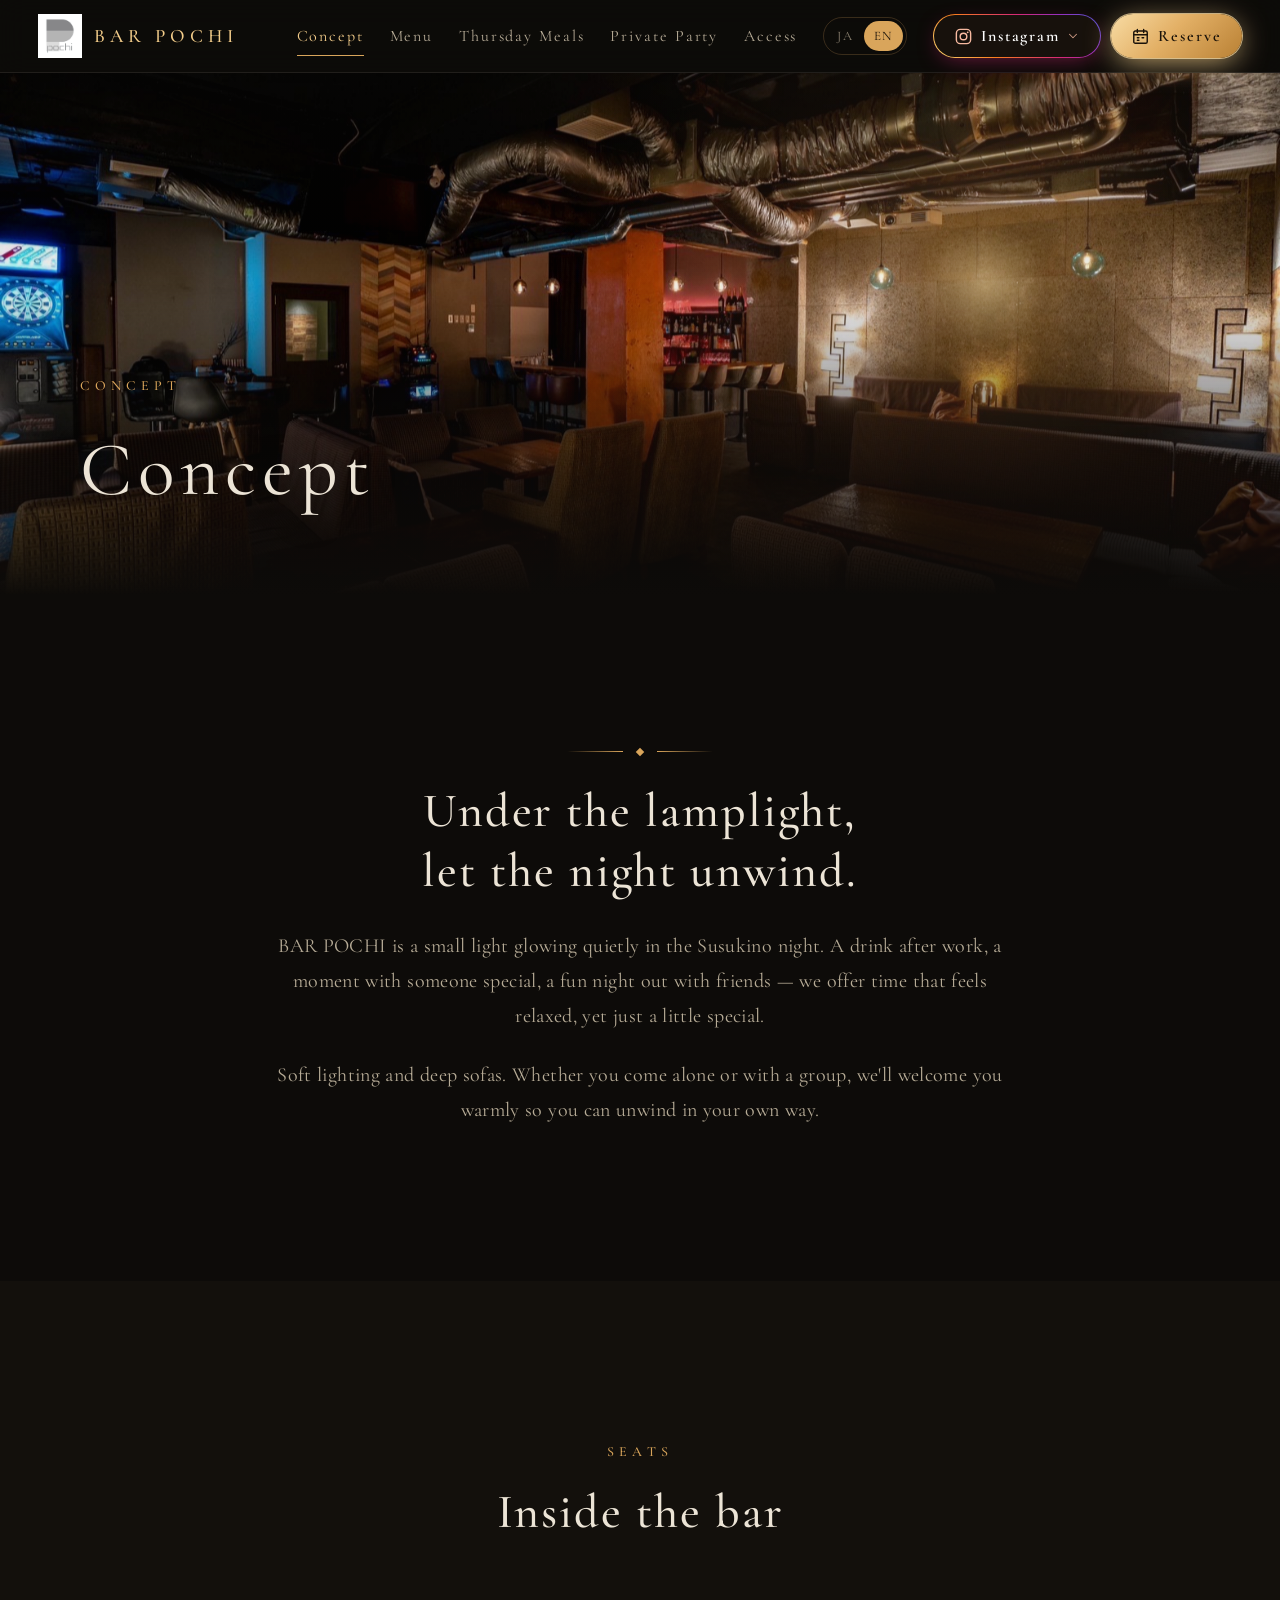
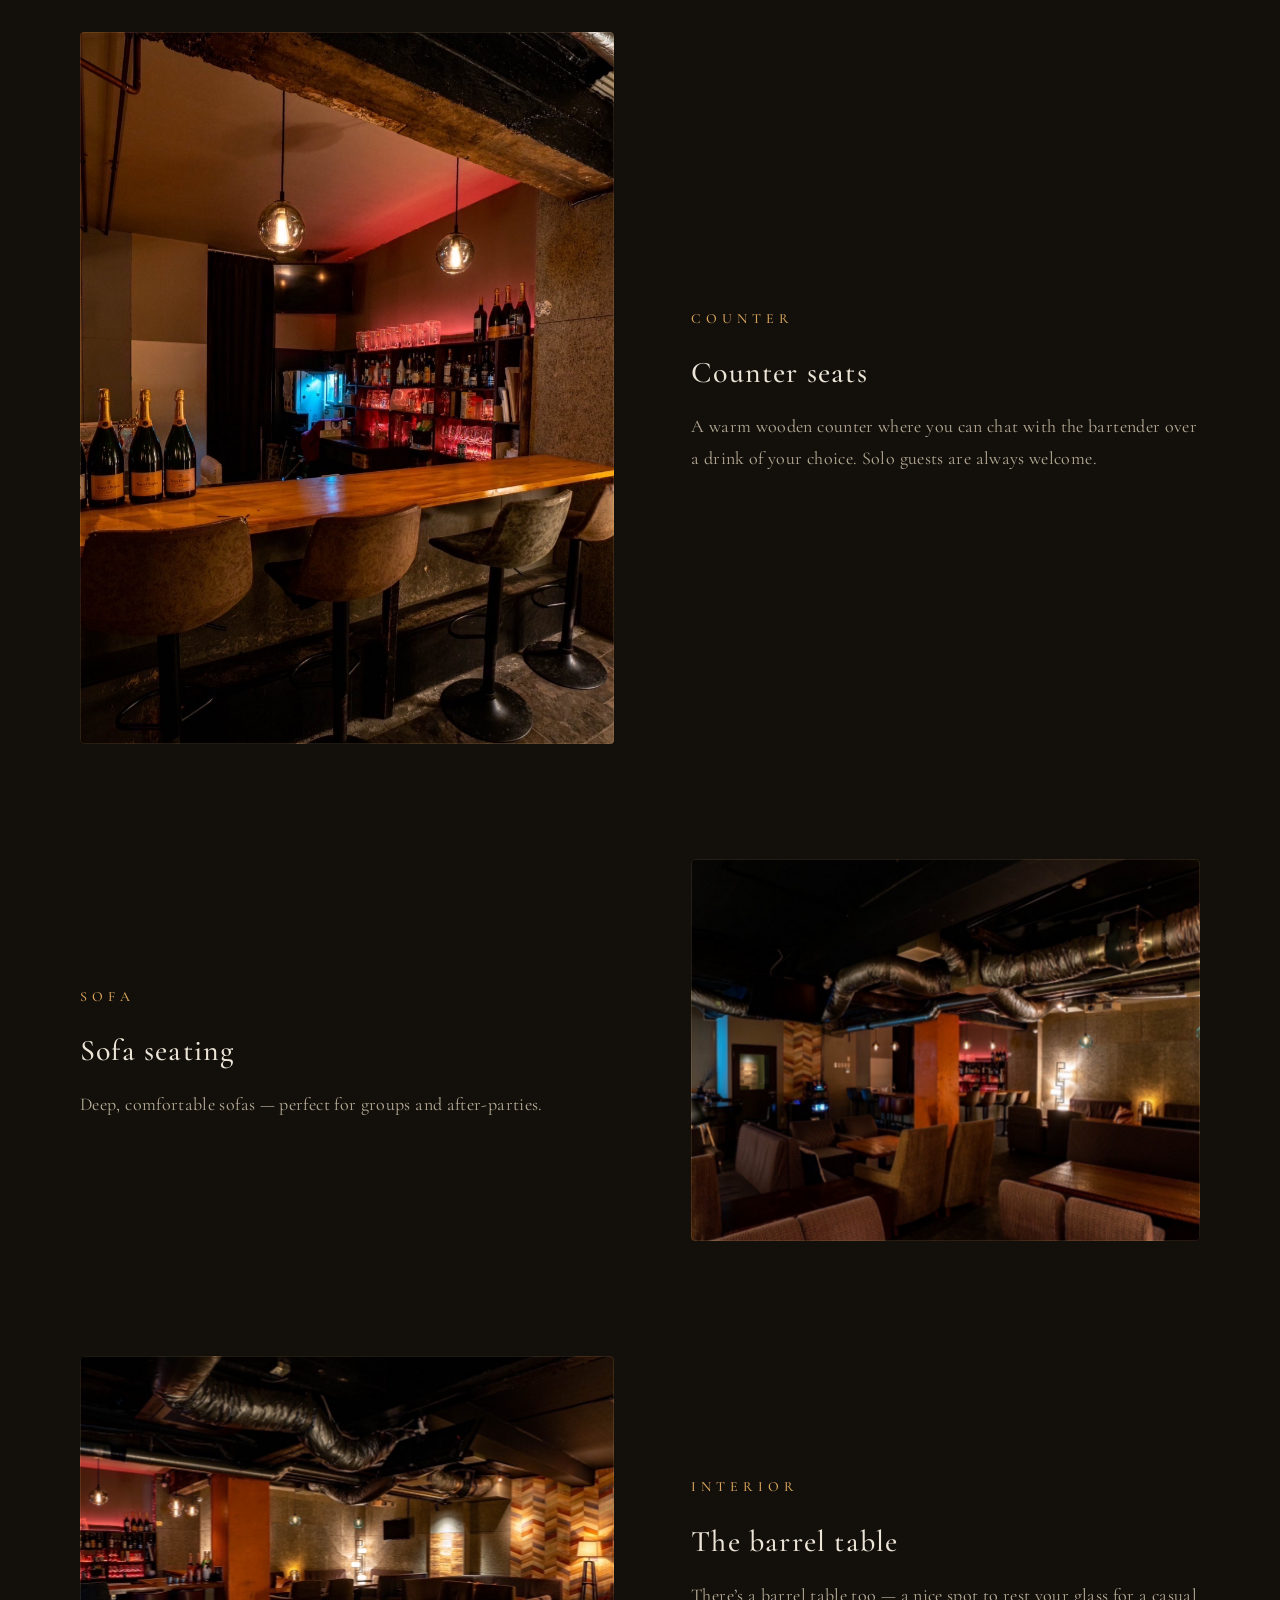
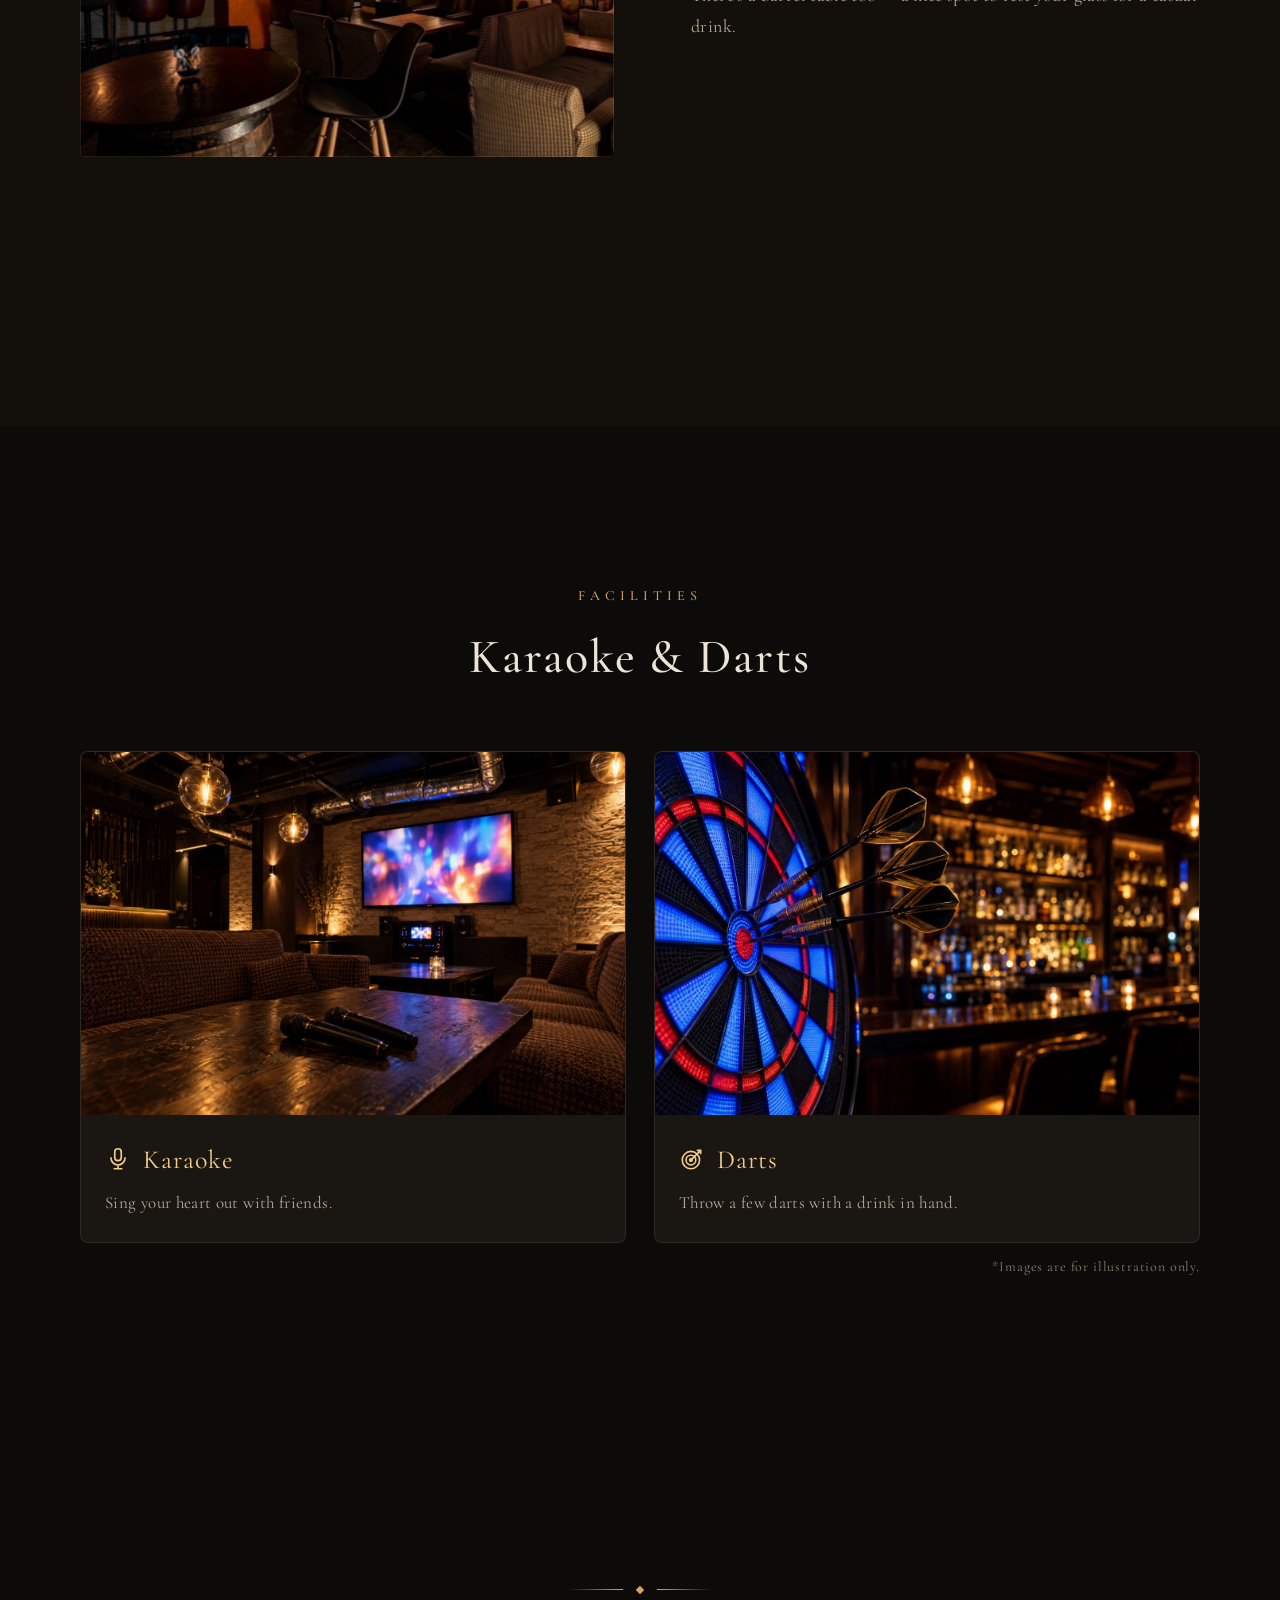
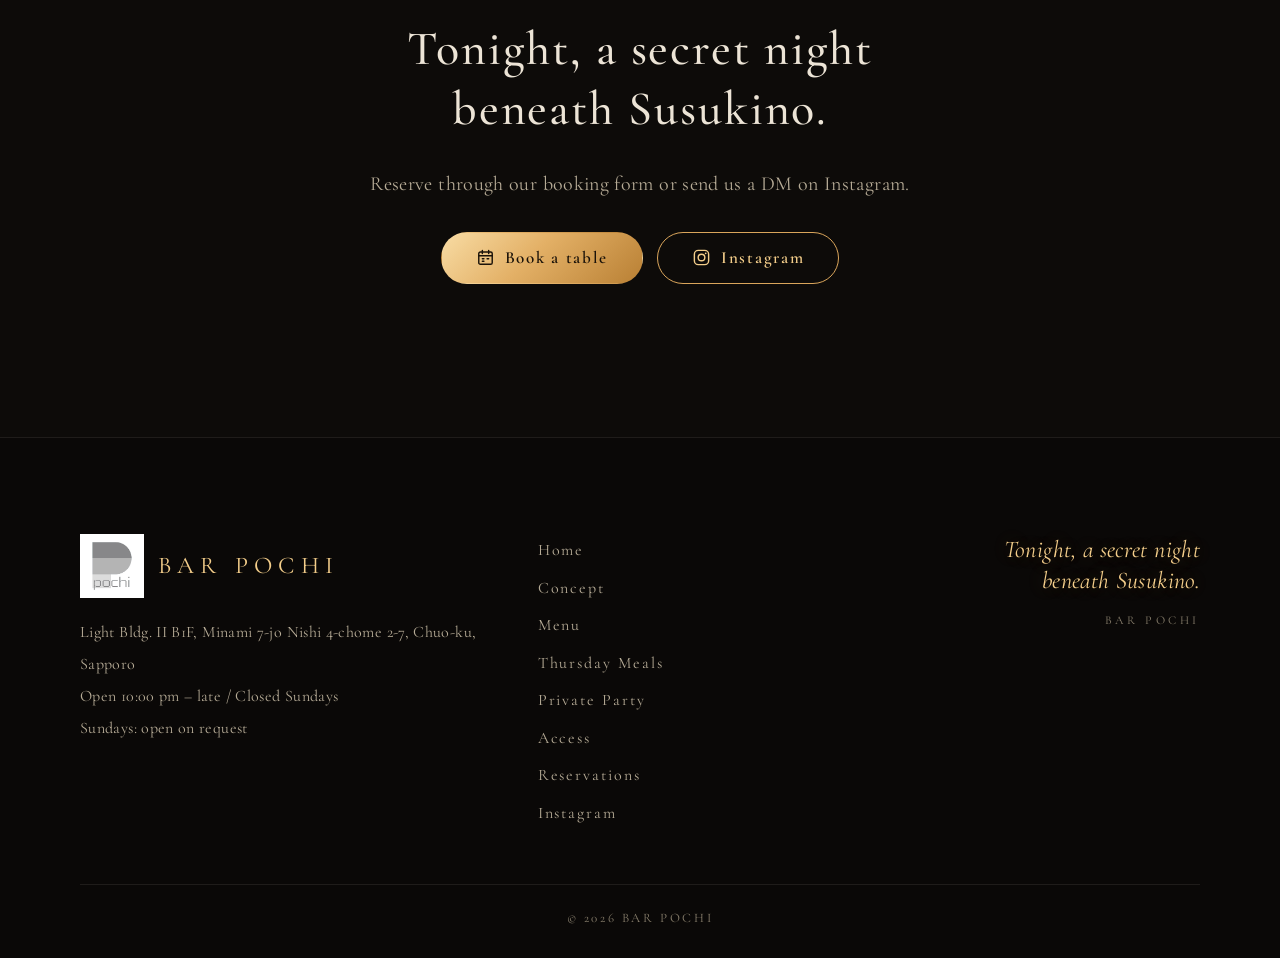
<file: concept.html>
<!doctype html>
<html lang="ja" data-lang="ja" data-title-en="Concept | BAR POCHI Susukino">
<head>
<meta charset="utf-8">
<meta name="viewport" content="width=device-width, initial-scale=1, viewport-fit=cover">
<title>コンセプト｜BAR POCHI（すすきの）</title>
<meta name="description" content="BAR POCHIのコンセプトと店内のご紹介。カウンター席・ソファ席。" data-en-content="About BAR POCHI — our concept, counter and sofa seats.">
<meta name="theme-color" content="#0d0b09">
<meta property="og:type" content="website">
<meta property="og:site_name" content="BAR POCHI">
<meta property="og:title" content="コンセプト｜BAR POCHI（すすきの）">
<meta property="og:description" content="BAR POCHIのコンセプトと店内のご紹介。カウンター席・ソファ席。">
<meta property="og:locale" content="ja_JP">
<meta property="og:url" content="https://www.pochi-susukino.com/concept.html">
<link rel="canonical" href="https://www.pochi-susukino.com/concept.html">
<link rel="icon" href="assets/img/logo.jpg" type="image/jpeg">
<link rel="apple-touch-icon" href="assets/img/logo.jpg">
<link rel="preconnect" href="https://fonts.googleapis.com">
<link rel="preconnect" href="https://fonts.gstatic.com" crossorigin>
<link rel="stylesheet" href="https://fonts.googleapis.com/css2?family=Cormorant+Garamond:ital,wght@0,300;0,400;0,500;0,600;1,400&amp;family=Shippori+Mincho:wght@400;500;600&amp;display=swap">
<link rel="stylesheet" href="assets/css/style.css?v=20261006-3">
<script>(function(d){d.className+=' js';var l=null;try{l=new URLSearchParams(location.search).get('lang')||localStorage.getItem('pochi-lang')}catch(e){}if(l!=='ja'&&l!=='en'){l=/^ja\b/i.test(navigator.language||'ja')?'ja':'en'}d.setAttribute('data-lang',l);d.lang=l;setTimeout(function(){if(!window.PochiMain){d.classList.remove('js')}if(!window.PochiSparkle){d.classList.add('st-fallback')}},3000)})(document.documentElement);</script>
</head><body>
<a class="skip-link" href="#main"><span lang="ja">本文へ移動</span><span lang="en">Skip to content</span></a>
<header class="site-header">
  <div class="hdr-row">
    <a class="brand" href="index.html" aria-label="BAR POCHI トップページ" data-en-aria-label="BAR POCHI home">
      <img src="assets/img/logo.jpg" alt="" width="44" height="44">
      <span class="brand-name">BAR POCHI</span>
    </a>
    <nav class="gnav" id="gnav" aria-label="メインメニュー" data-en-aria-label="Main menu">
      <ul>
        <li class="nav-home"><a href="index.html"><span lang="ja">トップ</span><span lang="en">Home</span><span class="nav-en" aria-hidden="true">Home</span></a></li><li><a href="concept.html" aria-current="page"><span lang="ja">コンセプト</span><span lang="en">Concept</span><span class="nav-en" aria-hidden="true">Concept</span></a></li><li><a href="menu.html"><span lang="ja">メニュー</span><span lang="en">Menu</span><span class="nav-en" aria-hidden="true">Menu</span></a></li><li><a href="thursday.html"><span lang="ja">木曜ごはん</span><span lang="en">Thursday Meals</span><span class="nav-en" aria-hidden="true">Thursday Meals</span></a></li><li><a href="party.html"><span lang="ja">貸切・パーティー</span><span lang="en">Private Party</span><span class="nav-en" aria-hidden="true">Private Party</span></a></li><li><a href="access.html"><span lang="ja">アクセス</span><span lang="en">Access</span><span class="nav-en" aria-hidden="true">Access</span></a></li>
      </ul>
    </nav>
    <div class="lang-switch" role="group" aria-label="言語 / Language">
      <button type="button" data-set-lang="ja" aria-pressed="true">JA</button>
      <button type="button" data-set-lang="en" aria-pressed="false">EN</button>
    </div>
    <div class="cta-bar">
      <details class="insta-pick">
        <summary class="cta cta-insta" aria-label="Instagram（アカウントを選ぶ）" data-en-aria-label="Instagram (choose an account)"><svg viewBox="0 0 24 24" aria-hidden="true" fill="none" stroke="currentColor" stroke-width="1.8"><rect x="3" y="3" width="18" height="18" rx="5"/><circle cx="12" cy="12" r="4.2"/><circle cx="17.3" cy="6.7" r="1.1" fill="currentColor" stroke="none"/></svg><span>Instagram</span><svg class="insta-caret" viewBox="0 0 24 24" aria-hidden="true" fill="none" stroke="currentColor" stroke-width="1.8" stroke-linecap="round" stroke-linejoin="round"><path d="M6 9l6 6 6-6"/></svg></summary>
        <div class="insta-menu">
          <a href="https://www.instagram.com/bar_pochi_sapporo/" target="_blank" rel="noopener"><span class="im-label"><span lang="ja">お店のアカウント</span><span lang="en">Bar account</span></span><span class="im-handle">@bar_pochi_sapporo</span></a>
          <a href="https://www.instagram.com/__kiichanp__/" target="_blank" rel="noopener"><span class="im-label"><span lang="ja">個人アカウント</span><span lang="en">Personal account</span></span><span class="im-handle">@__kiichanp__</span></a>
        </div>
      </details>
      <a class="cta cta-reserve" href="reserve.html"><svg viewBox="0 0 24 24" aria-hidden="true" fill="none" stroke="currentColor" stroke-width="1.8" stroke-linecap="round"><rect x="3.5" y="5" width="17" height="15.5" rx="2"/><path d="M3.5 9.8h17M8 3v4M16 3v4"/><path d="M8 13.5h2M14 13.5h2M8 16.8h2"/></svg><span lang="ja">ご予約</span><span lang="en">Reserve</span></a>
    </div>
    <button type="button" class="nav-toggle" aria-controls="gnav" aria-expanded="false" aria-label="メニューを開く" data-en-aria-label="Open menu"><span></span><span></span></button>
  </div>
</header>

<main id="main">
  <section class="page-hero">
    <div class="lightup" style="--lx:77%;--ly:41%" data-light-on-load="200">
      <div class="px-frame"><img src="assets/img/hall-sofa.jpg" alt="" data-parallax="0.12"></div>
    </div>
    <div class="container">
      <span class="eyebrow">Concept</span>
      <h1 class="page-title"><span lang="ja">コンセプト</span><span lang="en">Concept</span></h1>
    </div>
  </section>

  <section class="section">
    <div class="container--narrow center reveal">
      <div class="ornament" aria-hidden="true"><i></i></div>
      <h2 class="h2"><span lang="ja">灯りの下で、<br>ほどけるひととき。</span><span lang="en">Under the lamplight,<br>let the night unwind.</span></h2>
      <p lang="ja" class="lead">BAR POCHI は、すすきのの夜にそっと灯る、ちいさな明かりのようなバーです。仕事帰りの一杯に、大切な人とのひとときに、仲間との楽しい夜に。気取らず、それでいて少し特別な時間をお届けします。</p><p lang="en" class="lead">BAR POCHI is a small light glowing quietly in the Susukino night. A drink after work, a moment with someone special, a fun night out with friends — we offer time that feels relaxed, yet just a little special.</p>
      <p lang="ja" class="lead">落ち着いた照明と、ゆったりとしたソファ。おひとりさまも、グループでも、それぞれの過ごし方で寛いでいただけるよう、心を込めてお迎えします。</p><p lang="en" class="lead">Soft lighting and deep sofas. Whether you come alone or with a group, we'll welcome you warmly so you can unwind in your own way.</p>
    </div>
  </section>

  <section class="section section--panel">
    <div class="container">
      <div class="center reveal" style="margin-bottom:clamp(48px,7vw,96px)">
        <span class="eyebrow">Seats</span>
        <h2 class="h2"><span lang="ja">店内のご案内</span><span lang="en">Inside the bar</span></h2>
      </div>
      <div class="split" style="margin-bottom:clamp(64px,9vw,120px)">
        <div class="reveal">
          <div class="photo photo--portrait lightup" style="--lx:39%;--ly:31%">
          <div class="px-frame"><img src="assets/img/counter.jpg" alt="カウンター席とシャンパンボトル" data-en-alt="The counter with bottles of champagne" loading="lazy" data-parallax="0.1"></div>
        </div>
        </div>
        <div class="reveal" style="--i:1">
          <span class="eyebrow">Counter</span>
          <h3 class="h3"><span lang="ja">カウンター席</span><span lang="en">Counter seats</span></h3>
          <p lang="ja" class="muted">木のぬくもりを感じるカウンター。バーテンダーとの会話を楽しみながら、お好みの一杯をどうぞ。おひとりさまも大歓迎です。</p><p lang="en" class="muted">A warm wooden counter where you can chat with the bartender over a drink of your choice. Solo guests are always welcome.</p>
        </div>
      </div>
      <div class="split split--reverse" style="margin-bottom:clamp(64px,9vw,120px)">
        <div class="reveal">
          <div class="photo lightup" style="--lx:77%;--ly:41%">
          <div class="px-frame"><img src="assets/img/hall-sofa.jpg" alt="ソファ席が並ぶ店内" data-en-alt="Sofa seating inside the bar" loading="lazy" data-parallax="0.1"></div>
        </div>
        </div>
        <div class="reveal" style="--i:1">
          <span class="eyebrow">Sofa</span>
          <h3 class="h3"><span lang="ja">ソファ席</span><span lang="en">Sofa seating</span></h3>
          <p lang="ja" class="muted">ゆったりと身体を預けられるソファ席。グループでのご来店や、二次会にもおすすめです。</p><p lang="en" class="muted">Deep, comfortable sofas — perfect for groups and after-parties.</p>
        </div>
      </div>
      <div class="split" style="margin-bottom:clamp(64px,9vw,120px)">
        <div class="reveal">
          <div class="photo lightup" style="--lx:18%;--ly:37%">
          <div class="px-frame"><img src="assets/img/hall-bar.jpg" alt="樽のテーブルとバーカウンター" data-en-alt="Barrel table and the bar counter" loading="lazy" data-parallax="0.1"></div>
        </div>
        </div>
        <div class="reveal" style="--i:1">
          <span class="eyebrow">Interior</span>
          <h3 class="h3"><span lang="ja">樽のテーブル</span><span lang="en">The barrel table</span></h3>
          <p lang="ja" class="muted">店内には、樽を使ったテーブルも。グラスを置いて、気軽な一杯をどうぞ。</p><p lang="en" class="muted">There’s a barrel table too — a nice spot to rest your glass for a casual drink.</p>
        </div>
      </div>
    </div>
  </section>

  <section class="section">
    <div class="container">
      <div class="center reveal" style="margin-bottom:clamp(36px,5vw,64px)">
        <span class="eyebrow">Facilities</span>
        <h2 class="h2"><span lang="ja">カラオケ・ダーツ完備</span><span lang="en">Karaoke &amp; Darts</span></h2>
      </div>
      <div class="facility-grid">
        <figure class="facility reveal">
          <div class="facility-img"><img src="assets/img/karaoke.jpg" alt="カラオケのイメージ" data-en-alt="Karaoke (illustration)" loading="lazy" width="1400" height="930"></div>
          <figcaption>
            <span class="facility-title"><svg viewBox="0 0 24 24" aria-hidden="true" fill="none" stroke="currentColor" stroke-width="1.5" stroke-linecap="round"><rect x="9" y="2.5" width="6" height="11" rx="3"/><path d="M5.5 11a6.5 6.5 0 0 0 13 0M12 17.5V21M8.5 21h7"/></svg><span lang="ja">カラオケ</span><span lang="en">Karaoke</span></span>
            <p lang="ja">仲間と思いきり歌って、盛り上がれます。</p><p lang="en">Sing your heart out with friends.</p>
          </figcaption>
        </figure>
        <figure class="facility reveal" style="--i:1">
          <div class="facility-img"><img src="assets/img/darts.jpg" alt="ダーツのイメージ" data-en-alt="Darts (illustration)" loading="lazy" width="1400" height="930"></div>
          <figcaption>
            <span class="facility-title"><svg viewBox="0 0 24 24" aria-hidden="true" fill="none" stroke="currentColor" stroke-width="1.5"><circle cx="11" cy="13" r="8"/><circle cx="11" cy="13" r="4.5"/><circle cx="11" cy="13" r="1.2" fill="currentColor"/><path d="M11 13l9-9M17 4h3v3" stroke-linecap="round"/></svg><span lang="ja">ダーツ</span><span lang="en">Darts</span></span>
            <p lang="ja">お酒を片手に、気軽にダーツを。</p><p lang="en">Throw a few darts with a drink in hand.</p>
          </figcaption>
        </figure>
      </div>
      <p class="image-note"><span lang="ja">※画像はイメージです</span><span lang="en">*Images are for illustration only.</span></p>
    </div>
  </section>

  <section class="section cta-section">
    <div class="container--narrow reveal">
      <div class="ornament" aria-hidden="true"><i></i></div>
      <h2 class="h2 char-fade"><span lang="ja"><span class="nw">今夜</span><span class="nw">すすきのの</span><span class="nw">足元に、</span><br><span class="nw">ひそかな夜を。</span></span><span lang="en">Tonight, <span class="nw">a secret night</span><br>beneath Susukino.</span></h2>
      <p lang="ja" class="lead">ご予約は予約フォーム、または Instagram の DM から承ります。</p><p lang="en" class="lead">Reserve through our booking form or send us a DM on Instagram.</p>
      <div class="btns">
        <a class="btn btn--solid" href="reserve.html"><svg viewBox="0 0 24 24" aria-hidden="true" fill="none" stroke="currentColor" stroke-width="1.8" stroke-linecap="round"><rect x="3.5" y="5" width="17" height="15.5" rx="2"/><path d="M3.5 9.8h17M8 3v4M16 3v4"/><path d="M8 13.5h2M14 13.5h2M8 16.8h2"/></svg><span lang="ja">予約フォームへ</span><span lang="en">Book a table</span></a>
        <a class="btn" href="https://www.instagram.com/__kiichanp__/" target="_blank" rel="noopener"><svg viewBox="0 0 24 24" aria-hidden="true" fill="none" stroke="currentColor" stroke-width="1.8"><rect x="3" y="3" width="18" height="18" rx="5"/><circle cx="12" cy="12" r="4.2"/><circle cx="17.3" cy="6.7" r="1.1" fill="currentColor" stroke="none"/></svg>Instagram</a>
      </div>
    </div>
  </section>
</main>
<footer class="site-footer">
  <div class="footer-grid">
    <div>
      <a class="footer-brand" href="index.html"><img src="assets/img/logo.jpg" alt="" width="64" height="64"><span>BAR POCHI</span></a>
      <p class="footer-info">
        <span lang="ja">札幌市中央区南7条西4丁目2-7 ライトビルⅡ 地下1階</span><span lang="en">Light Bldg. II B1F, Minami 7-jo Nishi 4-chome 2-7, Chuo-ku, Sapporo</span><br>
        <span lang="ja">営業時間 22:00〜ラスト／定休日 日曜日</span><span lang="en">Open 10:00 pm – late / Closed Sundays</span><br>
        <span lang="ja">※日曜日もご相談により営業いたします</span><span lang="en">Sundays: open on request</span>
      </p>
    </div>
    <nav class="footer-nav" aria-label="フッターメニュー" data-en-aria-label="Footer menu"><ul><li><a href="index.html"><span lang="ja">トップ</span><span lang="en">Home</span></a></li><li><a href="concept.html"><span lang="ja">コンセプト</span><span lang="en">Concept</span></a></li><li><a href="menu.html"><span lang="ja">メニュー</span><span lang="en">Menu</span></a></li><li><a href="thursday.html"><span lang="ja">木曜ごはん</span><span lang="en">Thursday Meals</span></a></li><li><a href="party.html"><span lang="ja">貸切・パーティー</span><span lang="en">Private Party</span></a></li><li><a href="access.html"><span lang="ja">アクセス</span><span lang="en">Access</span></a></li><li><a href="reserve.html"><span lang="ja">ご予約</span><span lang="en">Reservations</span></a></li><li><a href="https://www.instagram.com/__kiichanp__/" target="_blank" rel="noopener">Instagram</a></li></ul></nav>
    <div class="footer-copy">
      <p class="footer-vertical"><span lang="ja"><span>今夜すすきのの足元に、</span><span>ひそかな夜を。</span></span><span lang="en">Tonight, a secret night<br>beneath Susukino.</span></p>
      <span class="footer-seal">BAR POCHI</span>
    </div>
  </div>
  <p class="copyright">&copy; <span data-year>2026</span> BAR POCHI</p>
</footer>
<script src="assets/js/main.js?v=20261006-3" defer></script>
</body>
</html>
</file>
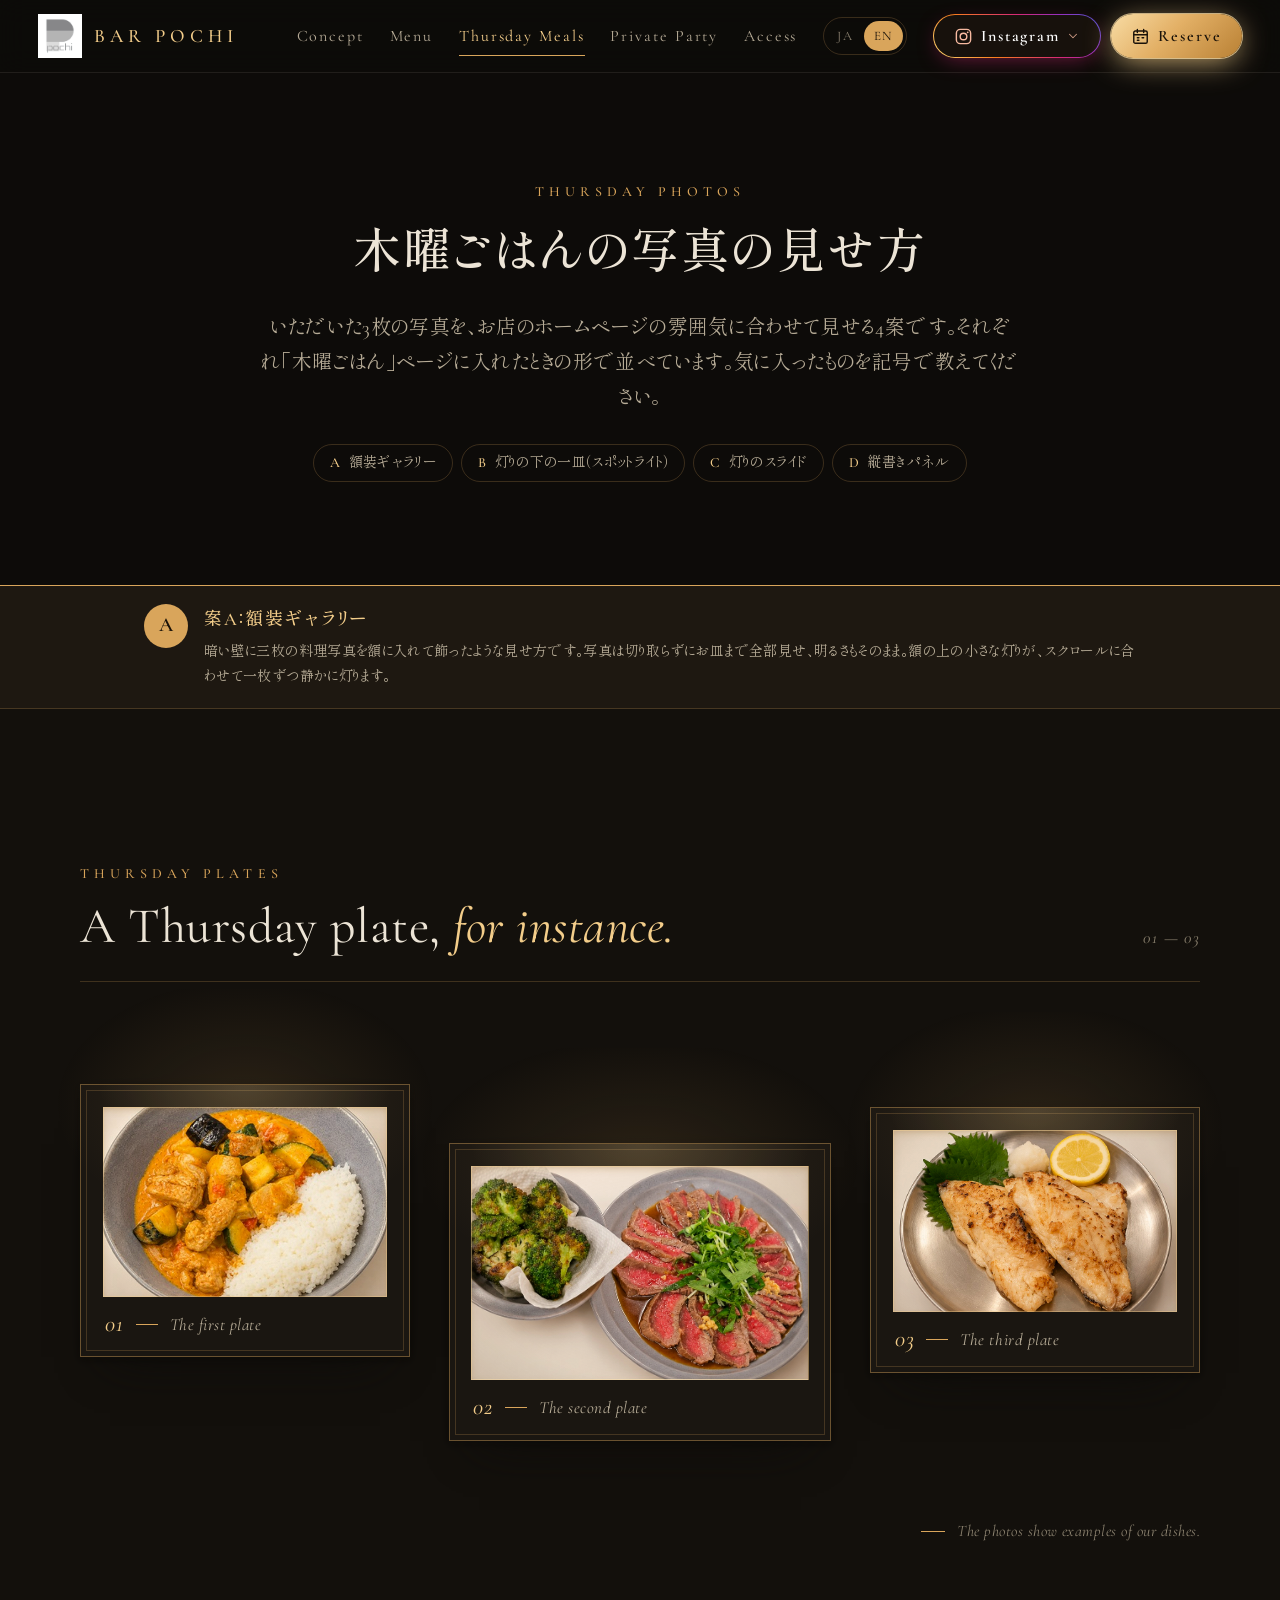
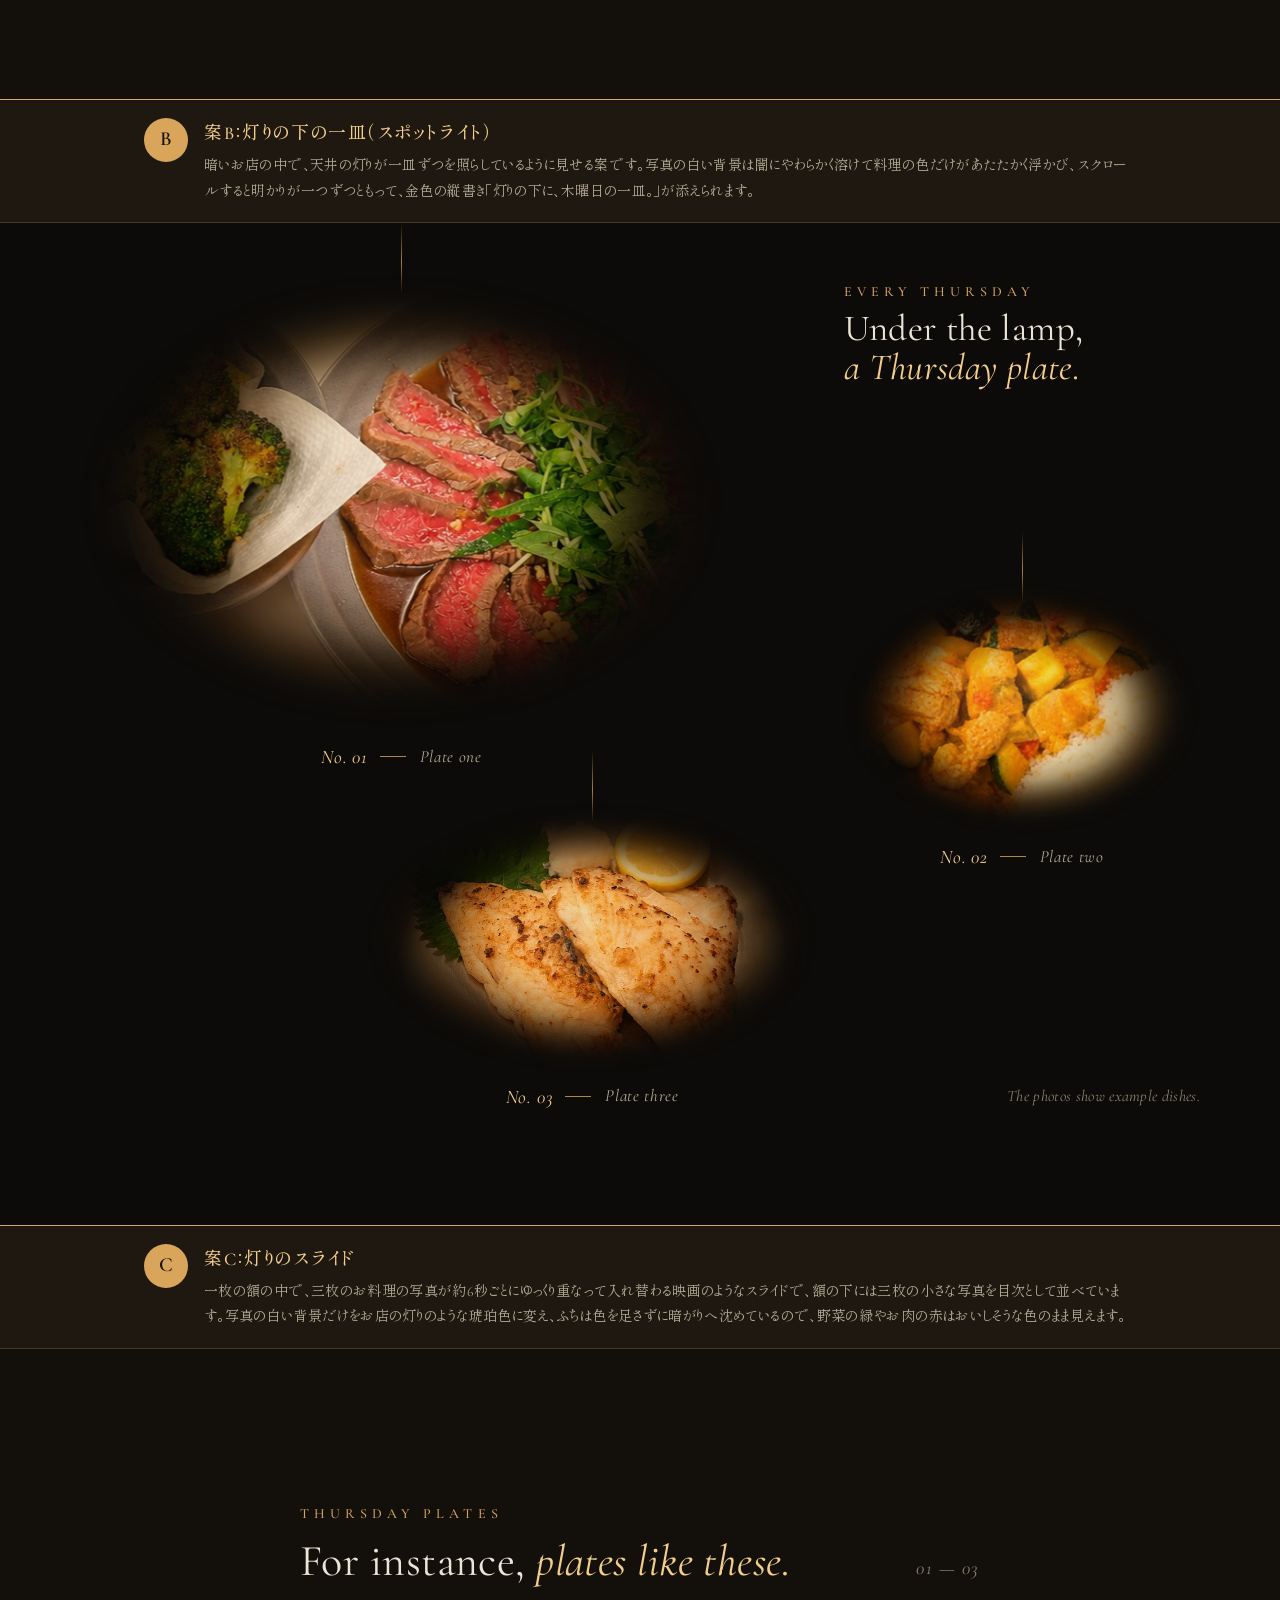
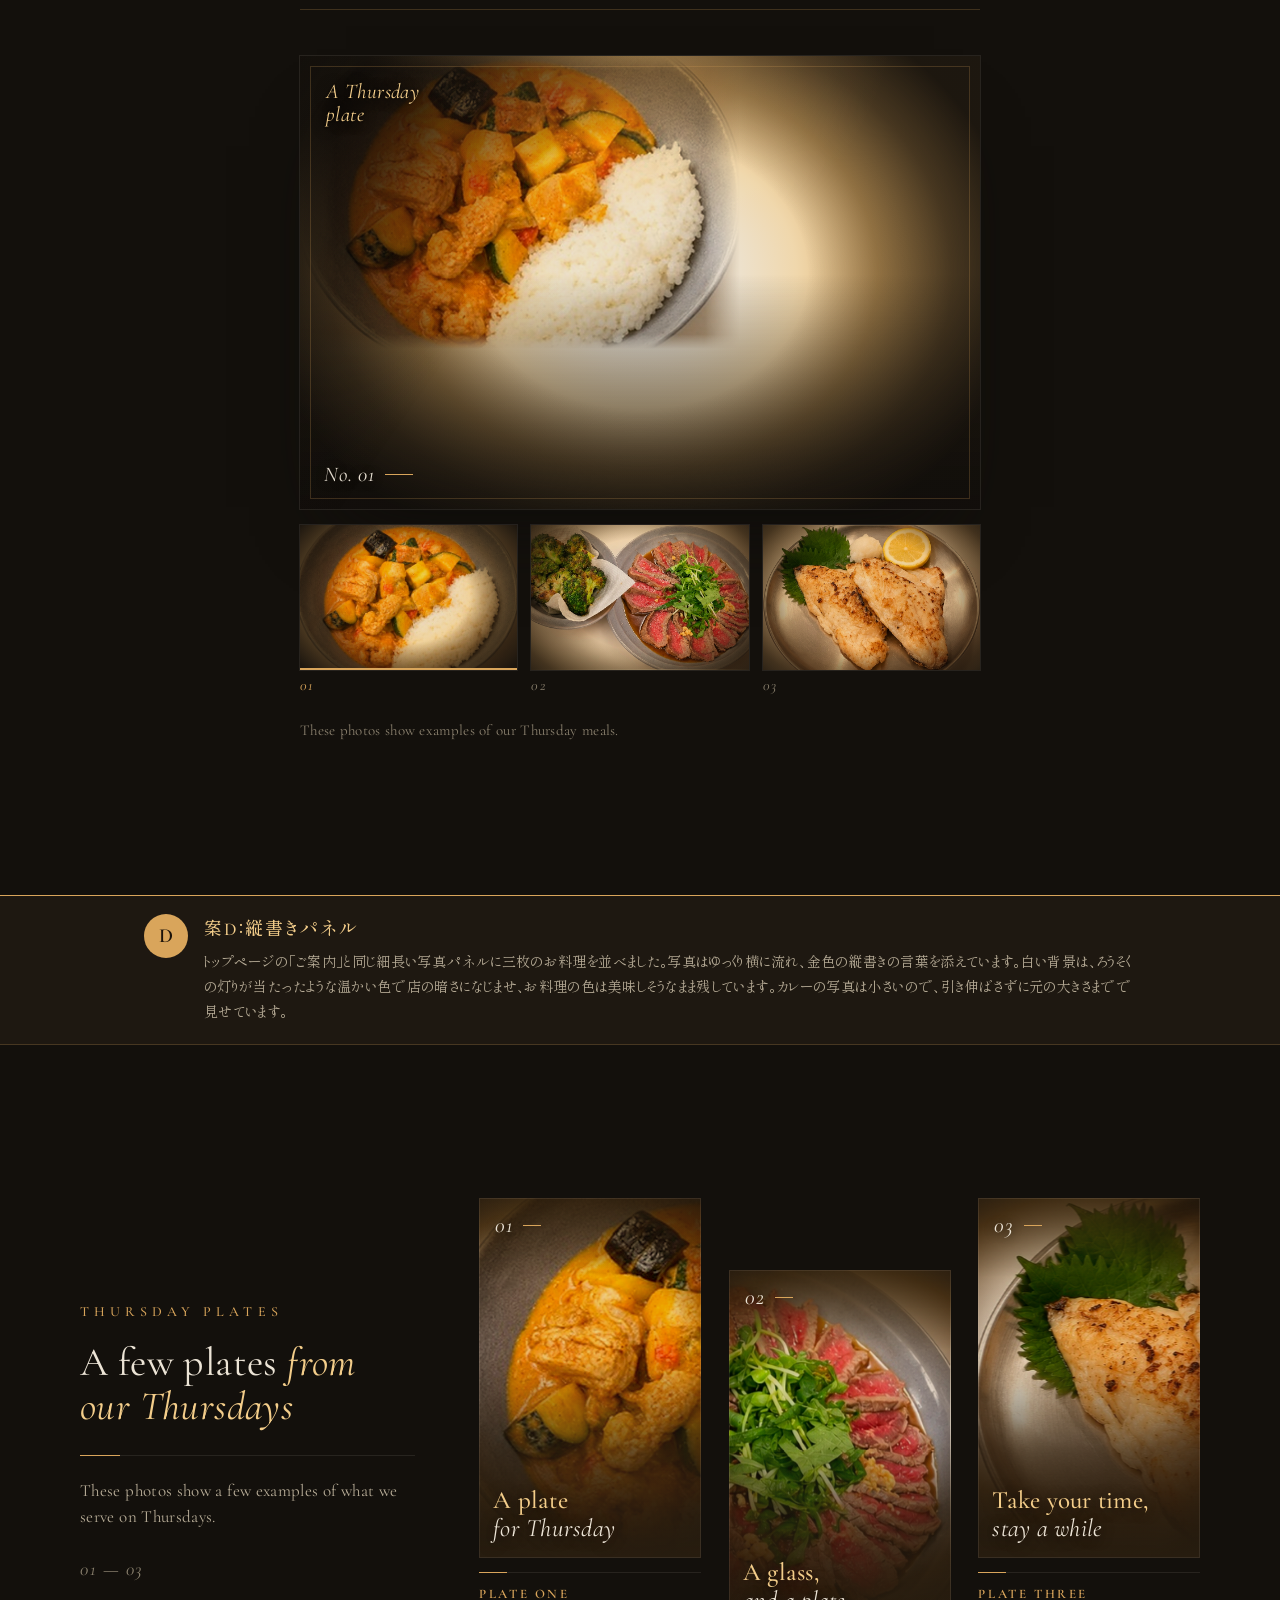
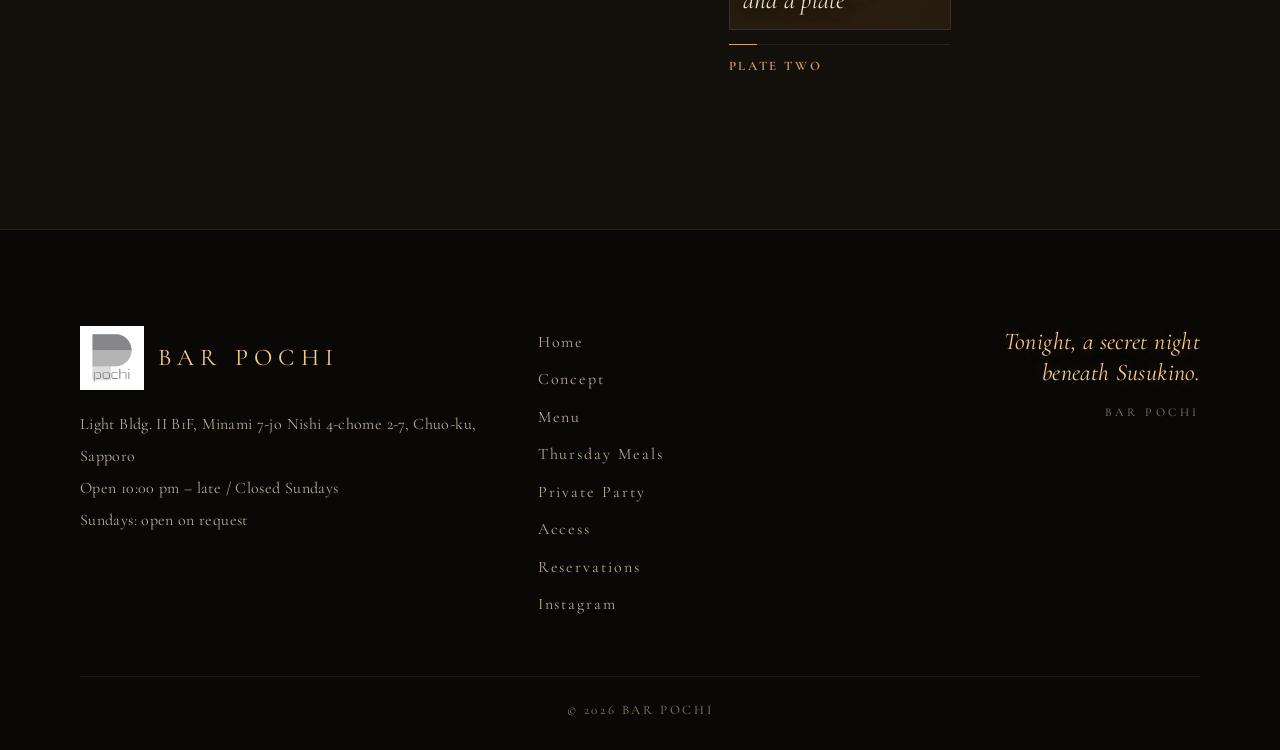
<file: design-options.html>
<!doctype html>
<html lang="ja" data-lang="ja" data-title-en="Thursday photo options | BAR POCHI">
<head>
<meta charset="utf-8">
<meta name="viewport" content="width=device-width, initial-scale=1, viewport-fit=cover">
<title>木曜ごはんの写真の見せ方｜BAR POCHI</title>
<meta name="description" content="BAR POCHIでは毎週木曜日、お食事（ご飯）もお楽しみいただけます。" data-en-content="Every Thursday, BAR POCHI also serves meals.">
<meta name="theme-color" content="#0d0b09">
<meta property="og:type" content="website">
<meta property="og:site_name" content="BAR POCHI">
<meta property="og:title" content="木曜ごはん｜BAR POCHI（すすきの）">
<meta property="og:description" content="BAR POCHIでは毎週木曜日、お食事（ご飯）もお楽しみいただけます。">
<meta property="og:locale" content="ja_JP">
<meta name="robots" content="noindex">
<link rel="icon" href="assets/img/logo.jpg" type="image/jpeg">
<link rel="apple-touch-icon" href="assets/img/logo.jpg">
<link rel="preconnect" href="https://fonts.googleapis.com">
<link rel="preconnect" href="https://fonts.gstatic.com" crossorigin>
<link rel="stylesheet" href="https://fonts.googleapis.com/css2?family=Cormorant+Garamond:ital,wght@0,300;0,400;0,500;0,600;1,400&amp;family=Shippori+Mincho:wght@400;500;600&amp;display=swap">
<link rel="stylesheet" href="assets/css/style.css?v=20261006-3">
<script>(function(d){d.className+=' js';var l=null;try{l=new URLSearchParams(location.search).get('lang')||localStorage.getItem('pochi-lang')}catch(e){}if(l!=='ja'&&l!=='en'){l=/^ja\b/i.test(navigator.language||'ja')?'ja':'en'}d.setAttribute('data-lang',l);d.lang=l;setTimeout(function(){if(!window.PochiMain){d.classList.remove('js')}if(!window.PochiSparkle){d.classList.add('st-fallback')}},3000)})(document.documentElement);</script>
<style>
.opt-label { position: relative; z-index: 5; background: #1e1811; border-top: 1px solid var(--amber); border-bottom: 1px solid var(--line); padding: 18px 0; }
.opt-label .container { display: flex; gap: 16px; align-items: flex-start; padding: 0 var(--gutter); }
.opt-letter { flex-shrink: 0; display: grid; place-items: center; width: 44px; height: 44px; border-radius: 50%; background: var(--amber); color: #1a1209; font-family: var(--ff-en); font-size: 20px; font-weight: 600; }
.opt-label strong { display: block; font-weight: 500; color: var(--amber-hi); letter-spacing: 0.1em; }
.opt-label p { margin: 4px 0 0; font-size: 14px; color: var(--text-dim); line-height: 1.8; }

/* ===== 案A: frame ===== */
/* ---------- 木曜ごはん：額装ギャラリー（tg-frame） ----------
   暗い壁に、三枚の写真を額に入れて掛けたような見せ方。
   ・額＝暗いマット＋金の二重の細線。写真の縁にも細い金線
   ・写真は切り取らず、撮ったままの形で（お皿が欠けない）。明るさ・色もそのまま
   ・白い背景だけ、温かい色でほんのりなじませる（黒を重ねないので、灰色にくすまない）
   ・額の上の小さな灯りが、スクロールで一枚ずつ灯る（.lightup）。壁の灯りも一緒に
   ・PC は三枚を横一列に、真ん中を少し大きく・少し低く掛ける。タブレットは 2＋1、スマートフォンは縦に互い違い */

.tg-frame {
  --tg-frame-gap: clamp(20px, 3vw, 40px);
  --tg-frame-mat: clamp(14px, 1.7vw, 22px);
  overflow: hidden;
}

/* ---- 見出し（トップページの「ご案内」とそろえた形） ---- */
.tg-frame .tg-frame__head {
  position: relative;
  display: grid; grid-template-columns: minmax(0, 1fr) auto; align-items: end; column-gap: 20px;
  margin-bottom: clamp(56px, 8vw, 104px);
  padding-bottom: clamp(18px, 2.4vw, 28px);
}
.tg-frame .tg-frame__head::after {
  content: ""; position: absolute; left: 0; right: 0; bottom: 0; height: 1px;
  background: var(--line); transform-origin: left center;
}
.tg-frame .tg-frame__head.is-in::after { animation: tg-frame-draw 1.8s var(--ease-out) 0.3s both; }
.tg-frame .tg-frame__eyebrow { grid-column: 1 / -1; justify-self: start; margin-bottom: 12px; }
.tg-frame .tg-frame__heading {
  margin: 0; font-weight: 500; color: var(--text);
  font-size: clamp(22px, 3vw, 34px); line-height: 1.6; letter-spacing: 0.14em;
}
.tg-frame:lang(en) .tg-frame__heading {
  font-family: var(--ff-en); font-weight: 400;
  font-size: clamp(32px, 4.2vw, 50px); line-height: 1.1; letter-spacing: 0.01em;
  text-wrap: balance;
}
.tg-frame .tg-frame__heading em { font-style: italic; color: var(--amber-hi); }
.tg-frame .tg-frame__count {
  padding-bottom: 0.45em;
  font-family: var(--ff-en); font-style: italic; font-size: 17px; line-height: 1; letter-spacing: 0.08em;
  color: var(--text-faint); white-space: nowrap;
}

/* ---- 並び（スマートフォン：縦に一枚ずつ、左右に少しずらして掛ける） ---- */
.tg-frame .tg-frame__list {
  margin: 0; padding: 0; list-style: none;
  display: grid; grid-template-columns: minmax(0, 1fr);
  row-gap: clamp(56px, 14vw, 76px);
}
.tg-frame .tg-frame__item {
  position: relative; min-width: 0;
  width: min(92%, 480px);
}
.tg-frame .tg-frame__item:nth-child(even) { justify-self: end; }

/* ---- 額（マット＋金の二重線） ---- */
.tg-frame .tg-frame__piece {
  position: relative; isolation: isolate; margin: 0;
  padding: var(--tg-frame-mat) var(--tg-frame-mat) 0;
  background: var(--panel);
  border: 1px solid color-mix(in srgb, var(--amber) 42%, transparent);
  box-shadow:
    inset 0 0 0 5px var(--panel),
    inset 0 0 0 6px var(--line),
    0 30px 46px -30px color-mix(in srgb, var(--bg) 96%, transparent),
    0 2px 8px color-mix(in srgb, var(--bg) 60%, transparent);
  transition: border-color 0.8s var(--ease);
}

/* 壁に当たる灯り：額の上に淡く。照明（--lit）と一緒に灯る */
.tg-frame .tg-frame__piece::after {
  content: ""; position: absolute; z-index: -1; pointer-events: none;
  left: -8%; right: -8%; top: -96px; height: 250px;
  background: radial-gradient(ellipse 50% 50% at 50% 46%, color-mix(in srgb, var(--amber) 12%, transparent), transparent 100%);
  opacity: var(--lit);
}

/* 写真の窓：撮ったままの縦横比で（width/height 属性の比率を使う） */
.tg-frame .tg-frame__window {
  position: relative; z-index: 1; overflow: hidden;
  background: var(--panel-2);
}
.tg-frame .tg-frame__img {
  width: 100%; height: auto; max-width: none;
  filter:
    brightness(calc(0.14 + 0.86 * var(--lit)))
    saturate(calc(0.35 + 0.7 * var(--lit)))
    contrast(1.02);
  transform: scale(1.001);
  transition: transform 1.8s var(--ease-out);
}
/* 白い背景をなじませる：温かい色を「乗算」で重ねる。
   中央（料理）はごく淡い生成り、外側ほど少し琥珀がかる。黒は使わないので灰色にならない */
.tg-frame .tg-frame__window::before {
  content: ""; position: absolute; inset: 0; z-index: 1; pointer-events: none;
  background: radial-gradient(ellipse farthest-corner at 50% 42%,
    color-mix(in srgb, var(--amber-hi) 10%, transparent) 38%,
    color-mix(in srgb, var(--amber-hi) 18%, transparent) 70%,
    color-mix(in srgb, var(--amber-lo) 26%, transparent) 100%);
  mix-blend-mode: multiply;
  transition: opacity 1.2s var(--ease);
}
/* マットの切り口：写真の縁に細い金線と、上辺にわずかな陰 */
.tg-frame .tg-frame__window::after {
  content: ""; position: absolute; inset: 0; z-index: 2; pointer-events: none;
  box-shadow:
    inset 0 0 0 1px color-mix(in srgb, var(--amber-hi) 40%, transparent),
    inset 0 3px 8px -2px color-mix(in srgb, var(--amber-lo) 45%, transparent);
}

/* ---- 額の下部（少し広いマット）：番号と一行 ---- */
.tg-frame .tg-frame__cap {
  position: relative; z-index: 1;
  display: flex; align-items: center; gap: 12px;
  padding: clamp(12px, 1.4vw, 16px) 2px clamp(14px, 1.7vw, 20px);
}
.tg-frame .tg-frame__no {
  font-family: var(--ff-en); font-style: italic; font-weight: 400;
  font-size: 21px; line-height: 1; letter-spacing: 0.04em; color: var(--amber-hi);
}
.tg-frame .tg-frame__rule {
  flex: 0 0 auto; width: 22px; height: 1px; background: var(--amber);
  transition: width 0.8s var(--ease-out);
}
.tg-frame .tg-frame__label {
  font-size: 13px; line-height: 1.4; letter-spacing: 0.24em; color: var(--text-dim);
}
.tg-frame:lang(en) .tg-frame__label {
  font-family: var(--ff-en); font-style: italic; font-size: 17px; letter-spacing: 0.03em;
}

/* ---- 額の上の小さな灯り（main.js が入れる .lamp-glow を、マットの上辺だけに） ---- */
.tg-frame .tg-frame__piece .lamp-glow {
  z-index: 0;
  background: radial-gradient(ellipse 62% 38% at 50% 0%, color-mix(in srgb, var(--amber-hi) 20%, transparent), transparent 72%);
  mix-blend-mode: screen;
}
/* 灯り方：一度ふっと瞬いてから、ゆっくり明るく（一枚ずつ順に） */
.tg-frame .tg-frame__piece.lightup.is-lit {
  animation: tg-frame-lamp 2.4s var(--ease) var(--tg-frame-delay, 0s) both;
}
.tg-frame .tg-frame__piece.lightup.no-anim { animation: none; }
.tg-frame .tg-frame__item:nth-child(2) { --tg-frame-delay: 0.35s; }
.tg-frame .tg-frame__item:nth-child(3) { --tg-frame-delay: 0.7s; }

/* ---- 注記 ---- */
.tg-frame .tg-frame__note {
  display: flex; align-items: center; justify-content: center; gap: 12px;
  margin: clamp(48px, 6vw, 80px) 0 0;
  font-size: 13px; letter-spacing: 0.14em; color: var(--text-faint);
}
.tg-frame .tg-frame__note::before {
  content: ""; flex: 0 0 auto; width: 24px; height: 1px; background: var(--amber);
}
.tg-frame:lang(en) .tg-frame__note { font-family: var(--ff-en); font-style: italic; font-size: 16px; letter-spacing: 0.03em; }

/* ---- ホバー：写真が少し寄り、額の金線が濃くなる ---- */
@media (hover: hover) {
  .tg-frame .tg-frame__piece:hover { border-color: color-mix(in srgb, var(--amber) 80%, transparent); }
  .tg-frame .tg-frame__piece:hover .tg-frame__img { transform: scale(1.04); }
  .tg-frame .tg-frame__piece:hover .tg-frame__window::before { opacity: 0.7; }
  .tg-frame .tg-frame__piece:hover .tg-frame__rule { width: 40px; }
}

/* タブレット：二枚並べて（二枚目は少し下げる）、三枚目は下の中央に */
@media (min-width: 640px) {
  .tg-frame .tg-frame__list {
    grid-template-columns: repeat(2, minmax(0, 1fr));
    column-gap: var(--tg-frame-gap); row-gap: clamp(56px, 7vw, 80px); align-items: start;
  }
  .tg-frame .tg-frame__item { width: auto; justify-self: stretch; }
  .tg-frame .tg-frame__item:nth-child(2) { margin-top: 52px; }
  .tg-frame .tg-frame__item:nth-child(3) {
    grid-column: 1 / -1; justify-self: center;
    width: calc((100% - var(--tg-frame-gap)) / 2);
  }
  .tg-frame .tg-frame__note { justify-content: flex-end; }
}

/* PC：三枚を横一列に。真ん中の一枚を少し大きく、少し低く掛ける（左・右・中の順に高さをずらす） */
@media (min-width: 1100px) {
  .tg-frame .tg-frame__list {
    grid-template-columns: minmax(0, 1fr) minmax(0, 1.16fr) minmax(0, 1fr);
  }
  .tg-frame .tg-frame__item:nth-child(2) { margin-top: clamp(48px, 4.6vw, 66px); }
  .tg-frame .tg-frame__item:nth-child(3) {
    grid-column: auto; justify-self: stretch; width: auto;
    margin-top: clamp(18px, 1.8vw, 26px);
  }
  .tg-frame .tg-frame__no { font-size: 23px; }
}

@keyframes tg-frame-lamp {
  0% { --lit: 0; }
  7% { --lit: 0.38; }
  12% { --lit: 0.1; }
  20% { --lit: 0.52; }
  100% { --lit: 1; }
}
@keyframes tg-frame-draw {
  from { transform: scaleX(0); }
  to { transform: scaleX(1); }
}

/* 動きを減らす設定：最初から灯った状態で静止 */
@media (prefers-reduced-motion: reduce) {
  .tg-frame .tg-frame__piece.lightup,
  .tg-frame .tg-frame__piece.lightup.is-lit { --lit: 1; animation: none; }
  .tg-frame .tg-frame__piece .lamp-glow { animation: none; }
  .tg-frame .tg-frame__head::after { animation: none; transform: none; }
  .tg-frame .tg-frame__img,
  .tg-frame .tg-frame__rule { transition: none; }
  .tg-frame .tg-frame__piece:hover .tg-frame__img { transform: scale(1.001); }
}
/* ===== 案B: spot ===== */
/* ---------- 木曜ごはん：スポットライト（tg-spot） ----------
   白い背景の料理写真を、暗い店内でペンダントライトに照らされた一皿に見せる。
   ・写真の外側は、光だまりの形でゆっくり闇に溶かす（mask）
   ・白い背景は「灯りの色の白」→ 外側ほど焦げ茶 → 闇へ（multiply）。
     料理のある中心は色をほとんど変えないので、灰色や濁りが出ない
   ・スクロールで見えると、サイト共通の「照明が灯る」演出（.lightup）で明かりがつく */

.tg-spot {
  overflow-x: clip;
  /* 光だまりの形（楕円。中心は少し上＝灯りは真上から） */
  --tg-pool: radial-gradient(closest-side at 50% 47%,
    var(--bg) 44%,
    color-mix(in srgb, var(--bg) 92%, transparent) 54%,
    color-mix(in srgb, var(--bg) 74%, transparent) 65%,
    color-mix(in srgb, var(--bg) 48%, transparent) 76%,
    color-mix(in srgb, var(--bg) 22%, transparent) 87%,
    color-mix(in srgb, var(--bg) 6%, transparent) 95%,
    transparent 100%);
}
/* 上の導入文と同じ暗い背景がつづくので、上下の余白は少し詰める */
.tg-spot.section { padding-top: clamp(24px, 4vw, 64px); padding-bottom: clamp(64px, 9vw, 128px); }
.tg-spot .tg-spot__grid {
  display: grid;
  grid-template-columns: minmax(0, 1fr);
  grid-template-areas: "head" "lead" "side" "low" "note";
  row-gap: 64px;
}

/* ---- 見出し：金の縦書き（日本語）／横組み（English） ---- */
.tg-spot .tg-spot__head {
  grid-area: head;
  display: grid; grid-template-columns: minmax(0, 1fr) auto; align-items: start; column-gap: 20px;
}
.tg-spot .tg-spot__eyebrow { margin: 6px 0 0; }
@media (max-width: 359px) { .tg-spot .tg-spot__eyebrow { letter-spacing: 0.22em; } }
.tg-spot .tg-spot__title { margin: 0; font-weight: 500; color: var(--amber-hi); }
.tg-spot .tg-spot__title [lang="ja"] {
  display: block; writing-mode: vertical-rl; font-feature-settings: normal; line-break: strict;
  padding-right: 22px;
  font-size: clamp(22px, 1.1vw + 17px, 32px); line-height: 1.7; letter-spacing: 0.2em;
  background: linear-gradient(180deg, var(--amber), transparent) right top / 1px 88px no-repeat;
  text-shadow: 0 0 22px color-mix(in srgb, var(--amber) 28%, transparent);
}
.tg-spot .tg-spot__col { display: block; white-space: nowrap; }
.tg-spot .tg-spot__col + .tg-spot__col { padding-top: 1.6em; }
.tg-spot .tg-spot__title [lang="en"] {
  display: block; max-width: 13em;
  font-family: var(--ff-en); font-weight: 400; color: var(--text);
  font-size: clamp(30px, 2.4vw + 18px, 46px); line-height: 1.08; letter-spacing: 0.01em;
  text-wrap: balance;
}
.tg-spot .tg-spot__title em { display: block; font-style: italic; color: var(--amber-hi); }
.tg-spot:lang(en) .tg-spot__head { grid-template-columns: minmax(0, 1fr); row-gap: 4px; }

/* ---- 写真：暗い部屋の、灯りの下の一皿 ---- */
.tg-spot .tg-spot__fig { position: relative; margin: 0; min-width: 0; align-self: start; }
.tg-spot .tg-spot__fig--lead { grid-area: lead; }
/* 小さな画面では、端が闇に溶けるぶん少しだけ外へ広げる（元の写真より大きくはしない） */
@media (max-width: 479px) {
  .tg-spot .tg-spot__fig--lead { margin-inline: calc(var(--gutter) * -0.75); }
}
.tg-spot .tg-spot__fig--side { grid-area: side; width: min(86%, 420px); justify-self: end; }
.tg-spot .tg-spot__fig--low { grid-area: low; width: 92%; justify-self: start; }

.tg-spot .tg-spot__frame {
  position: relative; overflow: hidden; isolation: isolate;
  aspect-ratio: 4 / 3;
  container-type: inline-size;
  -webkit-mask-image: var(--tg-pool);
  mask-image: var(--tg-pool);
}
.tg-spot .tg-spot__fig--low .tg-spot__frame { aspect-ratio: 25 / 16; }

.tg-spot .tg-spot__img {
  position: absolute; inset: 0; z-index: 0;
  width: 100%; height: 100%; max-width: none; object-fit: cover;
  /* 消灯 → 点灯（--lit）に合わせて明るさ・色がのる。点灯後はほんの少しだけ鮮やかに */
  filter:
    brightness(calc(0.14 + 0.92 * var(--lit)))
    saturate(calc(0.4 + 0.72 * var(--lit)))
    contrast(calc(1 + 0.05 * var(--lit)));
  transform-origin: 50% 47%;
  animation: tg-spot-drift 28s ease-in-out infinite alternate;
  will-change: transform;
}
/* 大きい一枚：テーブルの上を、カメラがゆっくり横に流れる */
.tg-spot .tg-spot__fig--lead .tg-spot__img {
  inset: 0 auto 0 0; width: auto; height: 100%;
  transform: translateX(calc((100cqw - 100%) * 0.5));
  animation: tg-spot-pan 34s ease-in-out -9s infinite alternate;
}
.tg-spot .tg-spot__fig--low .tg-spot__img { animation-delay: -13s; }
/* カレーは器の外の白が多いので、少しだけ寄って器で枠を満たす
   （元の写真は幅480px。表示は最大452px＋ゆらぎ分で、480pxを超えて引き伸ばさない） */
.tg-spot .tg-spot__fig--side .tg-spot__img {
  inset: auto; left: 50%; top: 50%;
  width: max(100%, min(118%, 452px)); height: auto;
  translate: -50% -50%;
}

/* 白い背景を灯りの色に。外側ほど焦げ茶に沈んで闇へ（明るい琥珀の輪は作らない） */
.tg-spot .tg-spot__frame::after {
  content: ""; position: absolute; inset: 0; z-index: 1; pointer-events: none;
  mix-blend-mode: multiply;
  background: radial-gradient(closest-side at 50% 47%,
    color-mix(in srgb, var(--amber-hi) 6%, var(--text)) 0%,
    color-mix(in srgb, var(--amber-hi) 14%, var(--text)) 36%,
    color-mix(in srgb, var(--amber) 34%, var(--text-dim)) 58%,
    color-mix(in srgb, var(--amber-lo) 52%, var(--panel-2)) 76%,
    var(--bg) 94%);
}
/* ペンダントライトの光だまり（main.js が .lamp-glow を足す）。料理が白っぽくならない強さに */
.tg-spot .tg-spot__frame .lamp-glow {
  background: radial-gradient(ellipse 34% 30% at var(--lx) var(--ly),
    color-mix(in srgb, var(--amber-hi) 22%, transparent) 0%,
    color-mix(in srgb, var(--amber-hi) 8%, transparent) 55%,
    transparent 100%);
}
.tg-spot .lightup.is-lit { animation-delay: var(--tg-d, 0s); animation-fill-mode: both; }
.tg-spot .lightup.is-lit .lamp-glow { animation-delay: calc(2.6s + var(--tg-d, 0s)); }

/* ---- ペンダントのコード：上から降りてくる、細い金の一本線 ---- */
.tg-spot .tg-spot__fig::before {
  content: ""; position: absolute; z-index: 2; left: 50%; top: -52px;
  width: 1px; height: 72px; pointer-events: none;
  background: linear-gradient(180deg, transparent, var(--amber) 55%, transparent);
  opacity: 0.75;
  transform: scaleY(0); transform-origin: 50% 0;
  transition: transform 1.6s var(--ease-out) var(--tg-d, 0s);
}
.tg-spot .tg-spot__fig:has(.is-lit)::before { transform: none; }
html:not(.js) .tg-spot .tg-spot__fig::before { transform: none; }

/* ---- 写真の下のラベル（光だまりの裾に、少し重ねる） ---- */
.tg-spot .tg-spot__cap {
  position: relative; z-index: 2;
  display: flex; align-items: center; justify-content: center; gap: 14px;
  margin-top: -2%;
  font-size: 14px; line-height: 1.6; letter-spacing: 0.18em; color: var(--text-dim);
}
.tg-spot .tg-spot__cap [lang="en"] { font-family: var(--ff-en); font-style: italic; font-size: 17px; letter-spacing: 0.04em; }
.tg-spot .tg-spot__no {
  display: inline-flex; align-items: center; gap: 12px;
  font-family: var(--ff-en); font-style: italic; font-size: 19px; line-height: 1; letter-spacing: 0.04em;
  color: var(--amber-hi); white-space: nowrap;
}
.tg-spot .tg-spot__no::after { content: ""; width: 26px; height: 1px; background: var(--amber); opacity: 0.8; }

.tg-spot .tg-spot__note {
  grid-area: note; margin: 0; justify-self: end;
  font-size: 13px; letter-spacing: 0.1em; color: var(--text-faint);
}
.tg-spot .tg-spot__note [lang="en"] { font-family: var(--ff-en); font-style: italic; font-size: 16px; letter-spacing: 0.02em; }

@keyframes tg-spot-pan {
  from { transform: translateX(calc((100cqw - 100%) * 0.1)); }
  to { transform: translateX(calc((100cqw - 100%) * 0.9)); }
}
@keyframes tg-spot-drift {
  from { transform: scale(1.01); }
  to { transform: scale(1.06) translate(-1%, -0.6%); }
}

/* ---- タブレット：大きい一枚＋縦書き、下に二枚（01→02→03 とジグザグに読める） ---- */
@media (min-width: 720px) {
  .tg-spot .tg-spot__grid {
    grid-template-columns: repeat(12, minmax(0, 1fr));
    column-gap: clamp(16px, 2vw, 28px);
    row-gap: 0;
    grid-template-areas:
      "lead lead lead lead lead lead lead lead head head head head"
      "low  low  low  low  low  low  .    side side side side side"
      ".    .    .    .    .    .    .    note note note note note";
  }
  .tg-spot .tg-spot__head { grid-template-columns: minmax(0, 1fr); justify-items: end; align-self: start; row-gap: 20px; }
  .tg-spot .tg-spot__fig--side, .tg-spot .tg-spot__fig--low { width: auto; justify-self: stretch; }
  .tg-spot .tg-spot__fig--side { margin-top: 40px; }
  .tg-spot .tg-spot__fig--low { margin-top: 128px; }
  .tg-spot .tg-spot__note { margin-top: 28px; }
  .tg-spot:lang(en) .tg-spot__head { justify-items: start; align-self: end; padding-bottom: 12%; }
  .tg-spot .tg-spot__title [lang="en"] { font-size: clamp(28px, 1.4vw + 19px, 42px); }
  /* 並んで見える画面では、三つの灯りを順番に（01 → 02 → 03） */
  .tg-spot .tg-spot__fig--side { --tg-d: 0.5s; }
  .tg-spot .tg-spot__fig--low { --tg-d: 1s; }
}

/* ---- PC：左に大きく一枚、右に縦書きと小さな一枚、その左下にもう一枚 ---- */
@media (min-width: 1024px) {
  .tg-spot .tg-spot__grid {
    grid-template-areas:
      "lead lead lead lead lead lead lead .    head head head head"
      "lead lead lead lead lead lead lead .    side side side side"
      ".    .    .    low  low  low  low  low  side side side side"
      ".    .    .    low  low  low  low  low  note note note note";
  }
  .tg-spot .tg-spot__fig--side { margin-top: 40px; }
  .tg-spot .tg-spot__fig--low { margin-top: 32px; }
  .tg-spot .tg-spot__note { align-self: end; margin-top: 0; }
  /* English は見出しが横組みで短いぶん、二皿目を下げて斜めの流れ（01→02→03）を保つ */
  .tg-spot:lang(en) .tg-spot__fig--side { margin-top: 152px; }
}

/* 動きを減らす設定では、写真は止めて、灯りはついた状態で */
@media (prefers-reduced-motion: reduce) {
  .tg-spot .tg-spot__img { animation: none; transform: scale(1.02); }
  .tg-spot .tg-spot__fig--lead .tg-spot__img { animation: none; transform: translateX(calc((100cqw - 100%) * 0.5)); }
  .tg-spot .lightup .lamp-glow { animation: none; }
  .tg-spot .tg-spot__fig::before { transform: none; transition: none; }
}

/* ===== 案C: slide ===== */
/* ---------- 木曜日の一皿：シネマ風スライド（tg-slide） ----------
   一枚の額（スクリーン）の中で、三枚の写真が約6秒ごとにゆっくり重なって入れ替わり、
   わずかに寄る／引く。白い背景の写真は、二つの層でお店の灯りになじませる。
   ① 写真の下に「灯りの色」（生成り → 淡い琥珀）を敷き、写真を乗算で重ねる
      → 白い背景だけが灯りの色に変わり、料理の色はほとんど変わらない
   ② 写真の上に、ふちだけを暗くする影（色は足さない、ただの暗がり）
      → 料理は濁らず、外側だけが静かに闇へ沈む
   下に小さな三枚の目次。動きを減らす設定では一枚目と目次だけ。 */

.tg-slide .tg-slide__wrap { max-width: 680px; margin: 0 auto; }

/* ---- 見出し（トップの「ご案内」と同じ組み方） ---- */
.tg-slide .tg-slide__head {
  display: grid; grid-template-columns: minmax(0, 1fr) auto; align-items: end; column-gap: 20px;
  margin-bottom: clamp(26px, 4.2vw, 46px);
  padding-bottom: clamp(16px, 2.2vw, 24px);
  border-bottom: 1px solid var(--line);
}
.tg-slide .tg-slide__head .eyebrow { grid-column: 1 / -1; justify-self: start; margin-bottom: 10px; }
.tg-slide .tg-slide__heading {
  margin: 0; font-weight: 500; color: var(--text);
  font-size: clamp(22px, 2.6vw, 32px); line-height: 1.6; letter-spacing: 0.14em;
}
.tg-slide .tg-slide__heading [lang="en"] {
  display: block; font-family: var(--ff-en); font-weight: 400;
  font-size: clamp(30px, 3.8vw, 44px); line-height: 1.1; letter-spacing: 0.01em;
  text-wrap: balance;
}
.tg-slide .tg-slide__heading em { font-style: italic; color: var(--amber-hi); }
.tg-slide .tg-slide__count {
  padding-bottom: 0.45em;
  font-family: var(--ff-en); font-style: italic; font-size: 17px; line-height: 1; letter-spacing: 0.08em;
  color: var(--text-faint); white-space: nowrap;
}

.tg-slide .tg-slide__figure { margin: 0; }

/* ---- スクリーン ---- */
.tg-slide .tg-slide__stage {
  position: relative; overflow: hidden; isolation: isolate;
  aspect-ratio: 4 / 3;
  background: var(--bg);
  box-shadow: 0 0 0 1px var(--line-soft), 0 44px 80px -46px var(--bg);
}
/* 細い金の内枠 */
.tg-slide .tg-slide__stage::after {
  content: ""; position: absolute; inset: 8px; z-index: 5; pointer-events: none;
  border: 1px solid var(--line);
}

/* ① 灯りの色：中央は生成り、外へ向かって淡い琥珀へ（暗くはしない）。
      写真を乗算で重ねると、白い背景がこの色そのものになり、四角い縁が消える */
.tg-slide .tg-slide__shot,
.tg-slide .tg-slide__thumb-frame {
  background: radial-gradient(ellipse var(--lrx, 80%) var(--lry, 90%) at var(--cx, 50%) var(--cy, 48%),
    var(--text) 0%,
    var(--text) 26%,
    color-mix(in srgb, var(--amber-hi) 55%, var(--text)) 50%,
    color-mix(in srgb, var(--amber) 80%, var(--amber-hi)) 76%,
    var(--amber) 100%);
}
/* ② ふちの暗がり：色を足さずに暗くするだけなので、野菜の緑やお肉の赤が茶色く濁らない */
.tg-slide .tg-slide__shot::after,
.tg-slide .tg-slide__thumb-frame::after {
  content: ""; position: absolute; inset: 0; z-index: 1; pointer-events: none;
  background: radial-gradient(ellipse var(--vrx, 70%) var(--vry, 78%) at var(--cx, 50%) var(--cy, 48%),
    transparent 0%,
    transparent var(--v0, 40%),
    color-mix(in srgb, var(--bg) 36%, transparent) 62%,
    color-mix(in srgb, var(--bg) 72%, transparent) 82%,
    color-mix(in srgb, var(--bg) 92%, transparent) 100%);
}

.tg-slide .tg-slide__shot {
  position: absolute; inset: 0; z-index: 0; overflow: hidden; isolation: isolate;
  display: grid; place-items: center;
  opacity: 0;
}
.tg-slide .tg-slide__shot--1 { opacity: 1; }
.tg-slide .tg-slide__img {
  grid-area: 1 / 1;
  mix-blend-mode: multiply;
  /* 灯りが点く演出（--lit）を引き継ぎつつ、料理はほんの少し明るく、色は少しだけ濃く */
  filter: brightness(calc((0.14 + 0.86 * var(--lit, 1)) * 1.06)) saturate(calc((0.35 + 0.65 * var(--lit, 1)) * 1.08));
  transform: translate(var(--kb-x0, 0), var(--kb-y0, 0)) scale(var(--kb-s0, 1));
  will-change: transform;
}

/* 一枚目（小さな写真 480px）：引き伸ばさず、額の中央に器だけを浮かべる。
   動きで 1.06 倍に寄っても 480px を超えないよう、最大 440px。ふちは細くぼかして灯りの色に溶かす */
.tg-slide .tg-slide__shot--1 .tg-slide__img {
  width: 74%; height: auto;
  -webkit-mask-image:
    linear-gradient(90deg, transparent, var(--bg) 8%, var(--bg) 92%, transparent),
    linear-gradient(180deg, transparent, var(--bg) 5%, var(--bg) 95%, transparent);
  -webkit-mask-composite: source-in;
  mask-image:
    linear-gradient(90deg, transparent, var(--bg) 8%, var(--bg) 92%, transparent),
    linear-gradient(180deg, transparent, var(--bg) 5%, var(--bg) 95%, transparent);
  mask-composite: intersect;
}
/* 一枚目は器のまわりに小さな灯りだまりを作る（写真が小さいぶん、外側を深く落とす） */
.tg-slide .tg-slide__shot--1 {
  --cy: 48%; --lrx: 46%; --lry: 58%; --vrx: 56%; --vry: 68%; --v0: 44%;
  --kb-s0: 1; --kb-s1: 1.06; --kb-y1: -1%;
}
/* 二枚目・三枚目：額いっぱいに */
.tg-slide .tg-slide__shot--2 .tg-slide__img,
.tg-slide .tg-slide__shot--3 .tg-slide__img {
  position: absolute; inset: 0; width: 100%; height: 100%; max-width: none; object-fit: cover;
}
.tg-slide .tg-slide__shot--2 { --cy: 46%; --kb-s0: 1.03; --kb-s1: 1.1; --kb-x1: -2.5%; --kb-y1: -1%; }
.tg-slide .tg-slide__shot--3 { --kb-s0: 1.1; --kb-s1: 1.03; --kb-x0: 2.5%; }

/* 場面ごとの番号（写真といっしょに入れ替わる） */
.tg-slide .tg-slide__no {
  position: absolute; z-index: 2; left: 18px; bottom: 18px;
  display: flex; align-items: center; gap: 10px;
  font-family: var(--ff-en); font-style: italic; font-weight: 400;
  font-size: 18px; line-height: 1; letter-spacing: 0.04em; color: var(--text);
  text-shadow: 0 1px 10px var(--bg);
}
.tg-slide .tg-slide__no::after { content: ""; width: 22px; height: 1px; background: var(--amber); }

/* 額の右上：金の縦書き（英語は横組みで左上） */
.tg-slide .tg-slide__mark {
  position: absolute; inset: 0; z-index: 4; margin: 0; pointer-events: none;
  color: var(--amber-hi);
}
/* 文字の下だけ、右上の角を薄く暗くする（レモンや白いお皿の上でも金の文字が読めるように） */
.tg-slide .tg-slide__mark::before {
  content: ""; position: absolute; inset: 0;
  background: linear-gradient(235deg,
    color-mix(in srgb, var(--bg) 58%, transparent) 0%,
    color-mix(in srgb, var(--bg) 20%, transparent) 20%,
    transparent 36%);
}
.tg-slide .tg-slide__mark [lang="ja"] {
  position: absolute; top: 20px; right: 16px;
  writing-mode: vertical-rl; font-feature-settings: normal; white-space: nowrap;
  font-size: 15px; font-weight: 500; line-height: 1.5; letter-spacing: 0.22em;
  text-shadow: 0 0 2px var(--bg), 0 0 16px var(--bg);
}
/* English：横組みのまま二行にまとめ、レモンや白い大根おろしと重ならない左上へ（影も左上に） */
.tg-slide .tg-slide__mark [lang="en"] {
  position: absolute; top: 18px; left: 18px; max-width: 6em;
  font-family: var(--ff-en); font-style: italic; font-size: 16px; line-height: 1.1; letter-spacing: 0.02em;
  text-shadow: 0 0 2px var(--bg), 0 1px 14px var(--bg);
}
.tg-slide:lang(en) .tg-slide__mark::before {
  background: linear-gradient(125deg,
    color-mix(in srgb, var(--bg) 58%, transparent) 0%,
    color-mix(in srgb, var(--bg) 20%, transparent) 20%,
    transparent 36%);
}

/* 内枠の下の辺を、金の線がゆっくり満たす（一皿ぶんの時間） */
.tg-slide .tg-slide__time {
  position: absolute; z-index: 6; left: 8px; right: 8px; bottom: 8px; height: 1px;
  background: var(--amber); transform-origin: left center; transform: scaleX(0); opacity: 0;
}

/* ---- 目次（小さな三枚） ---- */
.tg-slide .tg-slide__strip {
  display: grid; grid-template-columns: repeat(3, minmax(0, 1fr)); gap: clamp(8px, 1.8vw, 14px);
  margin: clamp(12px, 1.8vw, 16px) 0 0; padding: 0; list-style: none;
}
.tg-slide .tg-slide__thumb { min-width: 0; }
.tg-slide .tg-slide__thumb-frame {
  position: relative; display: block; overflow: hidden; isolation: isolate;
  aspect-ratio: 3 / 2;
  box-shadow: 0 0 0 1px var(--line-soft);
  --vrx: 74%; --vry: 84%; --v0: 46%;
}
.tg-slide .tg-slide__thumb--1 .tg-slide__thumb-frame { --lrx: 56%; --lry: 66%; --vrx: 64%; --vry: 76%; --v0: 44%; }
.tg-slide .tg-slide__thumb-frame img {
  width: 100%; height: 100%; object-fit: cover;
  mix-blend-mode: multiply;
  filter: brightness(1.06) saturate(1.08);
}
/* いま映っている一枚：下に金の線、番号も金色に。ほかの二枚は少しだけ暗く */
.tg-slide .tg-slide__thumb-frame::before {
  content: ""; position: absolute; z-index: 2; left: 0; right: 0; bottom: 0; height: 2px;
  background: var(--amber); opacity: 0;
}
.tg-slide .tg-slide__thumb--1 .tg-slide__thumb-frame::before { opacity: 1; }
.tg-slide .tg-slide__thumb-no {
  display: block; margin-top: 8px;
  font-family: var(--ff-en); font-style: italic; font-size: 15px; line-height: 1; letter-spacing: 0.08em;
  color: var(--text-faint);
}
.tg-slide .tg-slide__thumb--1 .tg-slide__thumb-no { color: var(--amber); }

.tg-slide .tg-slide__note {
  margin-top: clamp(18px, 2.4vw, 26px);
  font-size: 13px; line-height: 1.8; letter-spacing: 0.06em; color: var(--text-faint);
}
.tg-slide .tg-slide__note [lang="en"] { display: block; font-size: 15px; line-height: 1.5; letter-spacing: 0.02em; }

/* ---- 少し広い画面：横長の額に ---- */
@media (min-width: 560px) {
  .tg-slide .tg-slide__stage { aspect-ratio: 3 / 2; }
  .tg-slide .tg-slide__shot--1 .tg-slide__img { width: min(78%, 440px); }
  .tg-slide .tg-slide__stage::after { inset: 10px; }
  .tg-slide .tg-slide__time { left: 10px; right: 10px; bottom: 10px; }
  .tg-slide .tg-slide__no { left: 24px; bottom: 24px; font-size: 21px; }
  .tg-slide .tg-slide__no::after { width: 28px; }
  .tg-slide .tg-slide__mark [lang="ja"] { top: 26px; right: 22px; font-size: 20px; }
  .tg-slide .tg-slide__mark [lang="en"] { top: 24px; left: 26px; font-size: 21px; }
}
@media (min-width: 1024px) {
  .tg-slide .tg-slide__count { font-size: 19px; }
  .tg-slide .tg-slide__mark [lang="ja"] { font-size: 22px; }
}

/* ---- 動き：約6秒ごとにゆっくり重なって入れ替わり、写真はわずかに寄る／引く ----
   一周 18 秒。各場面は 1.5 秒で現れ、5 秒とどまり、次と重なりながら 1.5 秒で消える */
@media (prefers-reduced-motion: no-preference) {
  .tg-slide .tg-slide__shot--1, .tg-slide .tg-slide__thumb--1 { --n: 0; }
  .tg-slide .tg-slide__shot--2, .tg-slide .tg-slide__thumb--2 { --n: 1; }
  .tg-slide .tg-slide__shot--3, .tg-slide .tg-slide__thumb--3 { --n: 2; }

  .tg-slide .tg-slide__shot,
  .tg-slide .tg-slide__thumb-frame::before {
    animation: tg-slide-show 18s var(--ease) infinite backwards;
    animation-delay: calc(var(--n) * 6s - 1.5s);
  }
  .tg-slide .tg-slide__img {
    animation: tg-slide-drift 18s linear infinite backwards;
    animation-delay: calc(var(--n) * 6s - 1.5s);
  }
  .tg-slide .tg-slide__thumb-frame img {
    animation: tg-slide-dim 18s var(--ease) infinite backwards;
    animation-delay: calc(var(--n) * 6s - 1.5s);
  }
  .tg-slide .tg-slide__thumb-no {
    animation: tg-slide-num 18s var(--ease) infinite backwards;
    animation-delay: calc(var(--n) * 6s - 1.5s);
  }
  .tg-slide .tg-slide__time {
    animation: tg-slide-time 6s linear -0.75s infinite;
  }

  /* 画面に入る（.is-in が付く）までは一枚目のまま待ち、灯りが点くのと同時に始まる。
     main.js が動かないときは、この待機をしない（html.js が外れるため） */
  html.js .tg-slide .tg-slide__figure:not(.is-in) :is(.tg-slide__shot, .tg-slide__img, .tg-slide__time, .tg-slide__thumb-no),
  html.js .tg-slide .tg-slide__figure:not(.is-in) .tg-slide__thumb-frame img,
  html.js .tg-slide .tg-slide__figure:not(.is-in) .tg-slide__thumb-frame::before { animation-play-state: paused; }

  /* マウスを乗せている間は止まる（目次とスクリーンを同時に止めて、ずれないように） */
  @media (hover: hover) {
    .tg-slide .tg-slide__figure:hover .tg-slide__shot,
    .tg-slide .tg-slide__figure:hover .tg-slide__img,
    .tg-slide .tg-slide__figure:hover .tg-slide__time,
    .tg-slide .tg-slide__figure:hover .tg-slide__thumb-frame::before,
    .tg-slide .tg-slide__figure:hover .tg-slide__thumb-frame img,
    .tg-slide .tg-slide__figure:hover .tg-slide__thumb-no { animation-play-state: paused; }
  }
}
@keyframes tg-slide-show {
  0% { opacity: 0; }
  8.333% { opacity: 1; }
  36.111% { opacity: 1; }
  44.444% { opacity: 0; }
  100% { opacity: 0; }
}
@keyframes tg-slide-dim {
  0% { filter: brightness(0.68) saturate(1); }
  8.333% { filter: brightness(1.06) saturate(1.08); }
  36.111% { filter: brightness(1.06) saturate(1.08); }
  44.444% { filter: brightness(0.68) saturate(1); }
  100% { filter: brightness(0.68) saturate(1); }
}
@keyframes tg-slide-num {
  0% { color: var(--text-faint); }
  8.333% { color: var(--amber); }
  36.111% { color: var(--amber); }
  44.444% { color: var(--text-faint); }
  100% { color: var(--text-faint); }
}
@keyframes tg-slide-drift {
  0% { transform: translate(var(--kb-x0, 0), var(--kb-y0, 0)) scale(var(--kb-s0, 1)); }
  44.444%, 100% { transform: translate(var(--kb-x1, 0), var(--kb-y1, 0)) scale(var(--kb-s1, 1)); }
}
@keyframes tg-slide-time {
  0% { transform: scaleX(0); opacity: 0.85; }
  88% { transform: scaleX(1); opacity: 0.85; }
  100% { transform: scaleX(1); opacity: 0; }
}

/* 動きを減らす設定：一枚目だけを静かに表示し、目次は三枚とも明るく（一枚目に金の線） */
@media (prefers-reduced-motion: reduce) {
  .tg-slide .tg-slide__shot, .tg-slide .tg-slide__img,
  .tg-slide .tg-slide__time, .tg-slide .tg-slide__thumb-frame::before,
  .tg-slide .tg-slide__thumb-frame img, .tg-slide .tg-slide__thumb-no { animation: none; }
  .tg-slide .tg-slide__shot { opacity: 0; }
  .tg-slide .tg-slide__shot--1 { opacity: 1; }
  .tg-slide .tg-slide__img { transform: none; will-change: auto; }
  .tg-slide .tg-slide__time { display: none; }
}

/* ===== 案D: tategaki ===== */
/* ---------- 木曜ごはん：縦書きパネル（tg-tategaki） ----------
   トップページ「ご案内」の細長いフォトパネルと同じ作法で、料理写真を三枚。
   白い背景の料理写真は、上から灯りを当てたように：
   中央はクリーム色（--text）で乗算して料理の色をそのまま残し、
   外側へいくほど琥珀色の影を経て、店の暗さ（--bg）へ溶かす。
   小さなカレー写真（480×360）を引き伸ばさないよう、パネルの高さは 360px まで
   （＝カレー写真の原寸の高さ。横幅も 480px を超えない）。 */

.tg-tategaki {
  --tg-shade: color-mix(in srgb, var(--bg) 80%, var(--amber-lo));
}

/* ---- 見出し（スマートフォン・タブレット：上に横組み） ---- */
.tg-tategaki .tg-tategaki__head {
  display: grid; grid-template-columns: minmax(0, 1fr) auto; align-items: end; column-gap: 20px;
  margin-bottom: clamp(36px, 5.5vw, 64px);
  padding-bottom: clamp(18px, 2.4vw, 26px);
  border-bottom: 1px solid var(--line);
}
.tg-tategaki .tg-tategaki__eyebrow { grid-column: 1 / -1; justify-self: start; margin-bottom: 12px; }
.tg-tategaki .tg-tategaki__heading { grid-column: 1; margin: 0; font-weight: 500; color: var(--text); }
.tg-tategaki .tg-tategaki__count {
  grid-column: 2; grid-row: 2; padding-bottom: 0.45em;
  font-family: var(--ff-en); font-style: italic; font-size: 17px; line-height: 1; letter-spacing: 0.08em;
  color: var(--text-faint); white-space: nowrap;
}
.tg-tategaki .tg-tategaki__lead { grid-column: 1 / -1; margin: 14px 0 0; color: var(--text-dim); }

.tg-tategaki:not(:lang(en)) .tg-tategaki__heading { font-size: clamp(22px, 2.4vw + 10px, 34px); line-height: 1.6; letter-spacing: 0.14em; }
.tg-tategaki:not(:lang(en)) .tg-tategaki__lead { font-size: 14px; line-height: 1.9; letter-spacing: 0.06em; }
.tg-tategaki:lang(en) .tg-tategaki__heading {
  font-family: var(--ff-en); font-weight: 400;
  font-size: clamp(30px, 3vw + 16px, 50px); line-height: 1.1; letter-spacing: 0.01em; text-wrap: balance;
}
.tg-tategaki:lang(en) .tg-tategaki__heading em { font-style: italic; color: var(--amber-hi); }
.tg-tategaki:lang(en) .tg-tategaki__lead { font-size: 17px; line-height: 1.5; text-wrap: pretty; }

/* ---- パネルの並び（スマートフォン：一枚ずつ、写真と見出しを左右交互に） ---- */
.tg-tategaki .tg-tategaki__list {
  margin: 0; padding: 0; list-style: none;
  display: grid; grid-template-columns: minmax(0, 1fr); row-gap: 44px;
}
.tg-tategaki .tg-tategaki__item { min-width: 0; }
.tg-tategaki .tg-tategaki__stage {
  display: grid; column-gap: 16px; align-items: start;
  grid-template-columns: minmax(0, 1.7fr) minmax(0, 1fr);
  grid-template-areas: "frame title" "frame cap";
  grid-template-rows: auto minmax(0, 1fr);
}
.tg-tategaki .tg-tategaki__item:nth-child(even) .tg-tategaki__stage {
  grid-template-columns: minmax(0, 1fr) minmax(0, 1.7fr);
  grid-template-areas: "title frame" "cap frame";
}
.tg-tategaki .tg-tategaki__shot { display: contents; }
.tg-tategaki .tg-tategaki__frame { grid-area: frame; }
.tg-tategaki .tg-tategaki__title { grid-area: title; margin: 0; color: var(--amber-hi); }
.tg-tategaki .tg-tategaki__cap { grid-area: cap; align-self: end; }

/* 大きめのスマートフォン：写真が横に広がりすぎないように */
@media (min-width: 480px) and (max-width: 559.98px) {
  .tg-tategaki .tg-tategaki__stage { grid-template-columns: minmax(0, 250px) minmax(0, 1fr); }
  .tg-tategaki .tg-tategaki__item:nth-child(even) .tg-tategaki__stage { grid-template-columns: minmax(0, 1fr) minmax(0, 250px); }
}

/* ---- 写真パネル ---- */
.tg-tategaki .tg-tategaki__frame {
  position: relative; overflow: hidden; isolation: isolate;
  width: 100%; aspect-ratio: 9 / 16; max-height: 360px;
  background: var(--bg);
  container-type: inline-size;
}
.tg-tategaki .tg-tategaki__light { position: absolute; inset: 0; z-index: 0; overflow: hidden; isolation: isolate; }
/* 料理写真：ゆっくり横に流れる（--pan-from → --pan-to は、はみ出し幅に対する割合） */
.tg-tategaki .tg-tategaki__img {
  position: absolute; top: 0; left: 0; z-index: 0;
  width: auto; height: 100%; max-width: none;
  transform: translateX(calc((100cqw - 100%) * var(--pan-from, 0)));
  filter: brightness(calc(0.16 + 0.84 * var(--lit, 1))) saturate(calc(0.4 + 0.7 * var(--lit, 1))) contrast(1.04);
  animation: tg-tategaki-pan var(--pan-dur, 28s) ease-in-out var(--pan-delay, 0s) infinite alternate;
  will-change: transform;
}
@keyframes tg-tategaki-pan {
  from { transform: translateX(calc((100cqw - 100%) * var(--pan-from, 0))); }
  to { transform: translateX(calc((100cqw - 100%) * var(--pan-to, 1))); }
}
/* 写真ごとの流れる範囲（カレー／牛肉の皿／焼き魚）。
   二枚目は牛肉の皿だけを追う：少しだけ大きく切り取り（原寸 508px より小さいまま）、
   左の小鉢のキッチンペーパー（白い三角）が枠に入らない範囲で流す */
.tg-tategaki .tg-tategaki__item--1 { --pan-from: 0.1; --pan-to: 0.84; --pan-rest: 0.5; --pan-dur: 28s; --pan-delay: -6s; }
.tg-tategaki .tg-tategaki__item--2 { --pan-from: 1; --pan-to: 0.8; --pan-rest: 0.9; --pan-dur: 24s; --pan-delay: -12s; }
.tg-tategaki .tg-tategaki__item--2 .tg-tategaki__img { top: -8%; height: 116%; }
.tg-tategaki .tg-tategaki__item--3 { --pan-from: 0.06; --pan-to: 0.7; --pan-rest: 0.36; --pan-dur: 26s; --pan-delay: -3s; }

/* 灯りの落ち方：乗算で、白い背景はクリーム色 → 琥珀の影 → 店の暗さへ */
.tg-tategaki .tg-tategaki__light::after {
  content: ""; position: absolute; inset: 0; z-index: 1; pointer-events: none;
  mix-blend-mode: multiply;
  background: radial-gradient(ellipse 104% 58% at var(--tg-cx, 50%) var(--tg-cy, 54%),
    var(--text) 0%, var(--text) 42%,
    color-mix(in srgb, var(--amber-lo) 52%, var(--bg)) 78%,
    var(--bg) 100%);
}
/* 灯ったあとの、ほのかな揺らぎ（上からの暖かい光） */
.tg-tategaki .tg-tategaki__light .lamp-glow {
  background: radial-gradient(ellipse 90% 46% at 50% 0%, color-mix(in srgb, var(--amber-hi) 55%, transparent) 0%, transparent 100%);
  mix-blend-mode: soft-light;
}

/* 番号の角だけを落とす暗がり（文字の側の暗がりは、タブレット以上で下に指定） */
.tg-tategaki .tg-tategaki__frame::after {
  content: ""; position: absolute; inset: 0; z-index: 2; pointer-events: none;
  background: linear-gradient(0deg, color-mix(in srgb, var(--tg-shade) 72%, transparent) 0%, transparent 22%);
}
.tg-tategaki .tg-tategaki__item:nth-child(even) .tg-tategaki__frame::after,
.tg-tategaki:lang(en) .tg-tategaki__frame::after {
  background: linear-gradient(180deg, color-mix(in srgb, var(--tg-shade) 72%, transparent) 0%, transparent 22%);
}
/* 細い縁 */
.tg-tategaki .tg-tategaki__frame::before {
  content: ""; position: absolute; inset: 0; z-index: 4; pointer-events: none;
  box-shadow: inset 0 0 0 1px var(--line-soft);
}

/* 写真の上の番号 */
.tg-tategaki .tg-tategaki__no {
  position: absolute; z-index: 3; left: 14px; bottom: 14px;
  display: flex; align-items: center; gap: 10px;
  font-family: var(--ff-en); font-style: italic; font-weight: 400;
  font-size: 22px; line-height: 1; letter-spacing: 0.04em; color: var(--text);
  text-shadow: 0 1px 10px var(--bg);
}
.tg-tategaki .tg-tategaki__no::after { content: ""; width: 18px; height: 1px; background: var(--amber); }
.tg-tategaki .tg-tategaki__item:nth-child(even) .tg-tategaki__no,
.tg-tategaki:lang(en) .tg-tategaki__no { bottom: auto; top: 16px; }

/* 写真の下（スマートフォンでは横）の小さな札 */
.tg-tategaki .tg-tategaki__cap {
  position: relative; margin: 0; padding-top: 12px;
  border-top: 1px solid var(--line-soft);
  color: var(--amber); line-height: 1.4;
}
.tg-tategaki .tg-tategaki__cap::before {
  content: ""; position: absolute; left: 0; top: -1px; width: 28px; height: 1px; background: var(--amber);
}
.tg-tategaki:not(:lang(en)) .tg-tategaki__cap { font-size: 13px; letter-spacing: 0.24em; }
.tg-tategaki:lang(en) .tg-tategaki__cap {
  font-family: var(--ff-en); font-size: 13px; font-weight: 600; letter-spacing: 0.2em; text-transform: uppercase;
}

/* ===== 日本語：金の縦書き ===== */
.tg-tategaki:not(:lang(en)) .tg-tategaki__title {
  writing-mode: vertical-rl; font-feature-settings: normal; line-break: strict;
  font-weight: 500; font-size: clamp(19px, 1.6vw + 14px, 24px); line-height: 1.6; letter-spacing: 0.16em;
  justify-self: center;
}
.tg-tategaki:not(:lang(en)) .tg-tategaki__title > [lang] { display: block; }
.tg-tategaki .tg-tategaki__col { display: block; white-space: nowrap; }
/* 奇数枚：右上から書き出し、二行目を少し下げる（天付き） */
.tg-tategaki:not(:lang(en)) .tg-tategaki__item:nth-child(odd) .tg-tategaki__col + .tg-tategaki__col { padding-top: 1.5em; }
/* 偶数枚：下にそろえ、一行目を少し上げる（地付き） */
.tg-tategaki:not(:lang(en)) .tg-tategaki__item:nth-child(even) .tg-tategaki__title { text-align: end; }
.tg-tategaki:not(:lang(en)) .tg-tategaki__item:nth-child(even) .tg-tategaki__col:first-child { padding-bottom: 1.5em; }

/* ===== English：横組み ===== */
.tg-tategaki:lang(en) .tg-tategaki__title {
  font-family: var(--ff-en); font-weight: 500;
  font-size: clamp(20px, 1.4vw + 15px, 24px); line-height: 1.1; letter-spacing: 0.01em;
  text-wrap: balance;
}
.tg-tategaki:lang(en) .tg-tategaki__title em { display: block; font-style: italic; font-weight: 400; color: var(--text); }

/* ---- タブレット以上：細長い三枚を横一列に、見出しは写真の上に重ねる ---- */
@media (min-width: 560px) {
  /* 一枚の幅は 260px まで：広い画面でも「細長いパネル」のまま、余白で間をとる */
  .tg-tategaki .tg-tategaki__list {
    grid-template-columns: repeat(3, minmax(0, 260px)); justify-content: space-between;
    column-gap: clamp(14px, 2.2vw, 28px); align-items: start;
  }
  .tg-tategaki .tg-tategaki__item:nth-child(even) { margin-top: clamp(36px, 6vw, 72px); }
  .tg-tategaki .tg-tategaki__stage,
  .tg-tategaki .tg-tategaki__item:nth-child(even) .tg-tategaki__stage { display: block; }
  .tg-tategaki .tg-tategaki__shot { display: block; position: relative; }
  .tg-tategaki .tg-tategaki__cap { margin-top: 14px; }
  .tg-tategaki .tg-tategaki__title { position: absolute; z-index: 3; }

  /* 日本語：奇数枚は右上から、偶数枚は右下にそろえる */
  .tg-tategaki:not(:lang(en)) .tg-tategaki__title {
    top: 18px; right: 12px; font-size: clamp(17px, 0.9vw + 11px, 22px);
    text-shadow: 0 0 2px var(--bg), 0 0 10px var(--bg), 0 0 22px var(--bg);
  }
  .tg-tategaki:not(:lang(en)) .tg-tategaki__item:nth-child(even) .tg-tategaki__title { top: auto; bottom: 18px; }
  /* 文字の側だけを、角から楕円に落とす（料理の側は明るいまま） */
  .tg-tategaki:not(:lang(en)) .tg-tategaki__item:nth-child(odd) .tg-tategaki__frame::after {
    background:
      radial-gradient(ellipse 82% 66% at 100% 0%,
        color-mix(in srgb, var(--tg-shade) 92%, transparent) 0%,
        color-mix(in srgb, var(--tg-shade) 74%, transparent) 36%,
        color-mix(in srgb, var(--tg-shade) 34%, transparent) 66%,
        transparent 100%),
      linear-gradient(0deg, color-mix(in srgb, var(--tg-shade) 72%, transparent) 0%, transparent 22%);
  }
  .tg-tategaki:not(:lang(en)) .tg-tategaki__item:nth-child(even) .tg-tategaki__frame::after {
    background:
      radial-gradient(ellipse 82% 66% at 100% 100%,
        color-mix(in srgb, var(--tg-shade) 92%, transparent) 0%,
        color-mix(in srgb, var(--tg-shade) 74%, transparent) 36%,
        color-mix(in srgb, var(--tg-shade) 34%, transparent) 66%,
        transparent 100%),
      linear-gradient(180deg, color-mix(in srgb, var(--tg-shade) 72%, transparent) 0%, transparent 22%);
  }
  /* 灯りの中心は、文字と反対側へ */
  .tg-tategaki:not(:lang(en)) .tg-tategaki__item:nth-child(odd) .tg-tategaki__light { --tg-cx: 36%; --tg-cy: 62%; }
  .tg-tategaki:not(:lang(en)) .tg-tategaki__item:nth-child(even) .tg-tategaki__light { --tg-cx: 36%; --tg-cy: 40%; }

  /* English：見出しは写真の下部に */
  .tg-tategaki:lang(en) .tg-tategaki__title {
    left: 14px; right: 12px; bottom: 16px;
    font-size: clamp(17px, 1.2vw + 10px, 25px);
    text-shadow: 0 1px 14px var(--bg);
  }
  .tg-tategaki:lang(en) .tg-tategaki__frame::after,
  .tg-tategaki:lang(en) .tg-tategaki__item:nth-child(even) .tg-tategaki__frame::after {
    background:
      linear-gradient(0deg,
        color-mix(in srgb, var(--tg-shade) 94%, transparent) 0%,
        color-mix(in srgb, var(--tg-shade) 62%, transparent) 30%,
        transparent 56%),
      linear-gradient(180deg, color-mix(in srgb, var(--tg-shade) 66%, transparent) 0%, transparent 22%);
  }
  .tg-tategaki:lang(en) .tg-tategaki__light { --tg-cy: 44%; }
}

/* ---- PC：左に見出し、右に三枚 ---- */
@media (min-width: 1024px) {
  .tg-tategaki .tg-tategaki__inner {
    display: grid; grid-template-columns: minmax(0, 1fr) minmax(0, 2.15fr);
    column-gap: clamp(44px, 5vw, 80px); align-items: center;
  }
  .tg-tategaki .tg-tategaki__head {
    display: block; margin: 0; padding: 0; border: 0;
  }
  .tg-tategaki .tg-tategaki__eyebrow { display: inline-block; margin-bottom: 16px; }
  .tg-tategaki .tg-tategaki__lead {
    position: relative; margin-top: 26px; padding-top: 22px;
    border-top: 1px solid var(--line-soft);
  }
  .tg-tategaki .tg-tategaki__lead::before {
    content: ""; position: absolute; left: 0; top: -1px; width: 40px; height: 1px; background: var(--amber);
  }
  .tg-tategaki .tg-tategaki__count { display: block; margin-top: 30px; padding: 0; font-size: 19px; }
  .tg-tategaki:not(:lang(en)) .tg-tategaki__heading { font-size: clamp(26px, 1.4vw + 12px, 32px); }
  .tg-tategaki:not(:lang(en)) .tg-tategaki__lead { font-size: 15px; }
  .tg-tategaki:lang(en) .tg-tategaki__heading { font-size: clamp(34px, 2.2vw + 12px, 44px); }
  .tg-tategaki .tg-tategaki__no { left: 16px; }
  .tg-tategaki:not(:lang(en)) .tg-tategaki__title { top: 22px; right: 14px; }
  .tg-tategaki:not(:lang(en)) .tg-tategaki__item:nth-child(even) .tg-tategaki__title { top: auto; bottom: 22px; }
}

/* 動きを減らす設定：流さずに、いちばん見せたい位置で止める（灯りの揺らぎも止める） */
@media (prefers-reduced-motion: reduce) {
  .tg-tategaki .tg-tategaki__img {
    animation: none;
    transform: translateX(calc((100cqw - 100%) * var(--pan-rest, 0.5)));
  }
  .tg-tategaki .tg-tategaki__light.is-lit .lamp-glow { animation: none; }
}
</style>
</head><body>
<a class="skip-link" href="#main"><span lang="ja">本文へ移動</span><span lang="en">Skip to content</span></a>
<header class="site-header">
  <div class="hdr-row">
    <a class="brand" href="index.html" aria-label="BAR POCHI トップページ" data-en-aria-label="BAR POCHI home">
      <img src="assets/img/logo.jpg" alt="" width="44" height="44">
      <span class="brand-name">BAR POCHI</span>
    </a>
    <nav class="gnav" id="gnav" aria-label="メインメニュー" data-en-aria-label="Main menu">
      <ul>
        <li class="nav-home"><a href="index.html"><span lang="ja">トップ</span><span lang="en">Home</span><span class="nav-en" aria-hidden="true">Home</span></a></li><li><a href="concept.html"><span lang="ja">コンセプト</span><span lang="en">Concept</span><span class="nav-en" aria-hidden="true">Concept</span></a></li><li><a href="menu.html"><span lang="ja">メニュー</span><span lang="en">Menu</span><span class="nav-en" aria-hidden="true">Menu</span></a></li><li><a href="thursday.html" aria-current="page"><span lang="ja">木曜ごはん</span><span lang="en">Thursday Meals</span><span class="nav-en" aria-hidden="true">Thursday Meals</span></a></li><li><a href="party.html"><span lang="ja">貸切・パーティー</span><span lang="en">Private Party</span><span class="nav-en" aria-hidden="true">Private Party</span></a></li><li><a href="access.html"><span lang="ja">アクセス</span><span lang="en">Access</span><span class="nav-en" aria-hidden="true">Access</span></a></li>
      </ul>
    </nav>
    <div class="lang-switch" role="group" aria-label="言語 / Language">
      <button type="button" data-set-lang="ja" aria-pressed="true">JA</button>
      <button type="button" data-set-lang="en" aria-pressed="false">EN</button>
    </div>
    <div class="cta-bar">
      <details class="insta-pick">
        <summary class="cta cta-insta" aria-label="Instagram（アカウントを選ぶ）" data-en-aria-label="Instagram (choose an account)"><svg viewBox="0 0 24 24" aria-hidden="true" fill="none" stroke="currentColor" stroke-width="1.8"><rect x="3" y="3" width="18" height="18" rx="5"/><circle cx="12" cy="12" r="4.2"/><circle cx="17.3" cy="6.7" r="1.1" fill="currentColor" stroke="none"/></svg><span>Instagram</span><svg class="insta-caret" viewBox="0 0 24 24" aria-hidden="true" fill="none" stroke="currentColor" stroke-width="1.8" stroke-linecap="round" stroke-linejoin="round"><path d="M6 9l6 6 6-6"/></svg></summary>
        <div class="insta-menu">
          <a href="https://www.instagram.com/bar_pochi_sapporo/" target="_blank" rel="noopener"><span class="im-label"><span lang="ja">お店のアカウント</span><span lang="en">Bar account</span></span><span class="im-handle">@bar_pochi_sapporo</span></a>
          <a href="https://www.instagram.com/__kiichanp__/" target="_blank" rel="noopener"><span class="im-label"><span lang="ja">個人アカウント</span><span lang="en">Personal account</span></span><span class="im-handle">@__kiichanp__</span></a>
        </div>
      </details>
      <a class="cta cta-reserve" href="reserve.html"><svg viewBox="0 0 24 24" aria-hidden="true" fill="none" stroke="currentColor" stroke-width="1.8" stroke-linecap="round"><rect x="3.5" y="5" width="17" height="15.5" rx="2"/><path d="M3.5 9.8h17M8 3v4M16 3v4"/><path d="M8 13.5h2M14 13.5h2M8 16.8h2"/></svg><span lang="ja">ご予約</span><span lang="en">Reserve</span></a>
    </div>
    <button type="button" class="nav-toggle" aria-controls="gnav" aria-expanded="false" aria-label="メニューを開く" data-en-aria-label="Open menu"><span></span><span></span></button>
  </div>
</header>

<main id="main">
  <section class="section section--tight">
    <div class="container--narrow center">
      <span class="eyebrow">Thursday photos</span>
      <h1 class="h2">木曜ごはんの写真の見せ方</h1>
      <p class="lead">いただいた3枚の写真を、お店のホームページの雰囲気に合わせて見せる4案です。それぞれ「木曜ごはん」ページに入れたときの形で並べています。気に入ったものを記号で教えてください。</p>
      <nav class="pattern-index" aria-label="案の一覧"><a href="#tg-frame"><b>A</b>額装ギャラリー</a><a href="#tg-spot"><b>B</b>灯りの下の一皿（スポットライト）</a><a href="#tg-slide"><b>C</b>灯りのスライド</a><a href="#tg-tategaki"><b>D</b>縦書きパネル</a></nav>
    </div>
  </section>
  <div class="opt-label" id="tg-frame">
    <div class="container">
      <span class="opt-letter">A</span>
      <div><strong>案A：額装ギャラリー</strong><p>暗い壁に三枚の料理写真を額に入れて飾ったような見せ方です。写真は切り取らずにお皿まで全部見せ、明るさもそのまま。額の上の小さな灯りが、スクロールに合わせて一枚ずつ静かに灯ります。</p></div>
    </div>
  </div>
    <section class="section section--panel tg-frame" aria-labelledby="tg-frame-title">
    <div class="container">
      <header class="tg-frame__head reveal">
        <span class="eyebrow tg-frame__eyebrow" aria-hidden="true">Thursday Plates</span>
        <h2 class="tg-frame__heading" id="tg-frame-title"><span lang="ja"><span class="nw">たとえば、</span><span class="nw">こんな一皿を。</span></span><span lang="en">A Thursday plate, <em>for instance.</em></span></h2>
        <span class="tg-frame__count" aria-hidden="true">01 — 03</span>
      </header>
      <ol class="tg-frame__list">
        <li class="tg-frame__item reveal" style="--i:1">
          <figure class="tg-frame__piece lightup" style="--lx:50%;--ly:-6%">
            <div class="tg-frame__window">
              <img class="tg-frame__img" src="assets/img/thursday-1.jpg" width="480" height="360" loading="lazy" alt="野菜とチキンのカレーとごはん" data-en-alt="Chicken and vegetable curry with rice">
            </div>
            <figcaption class="tg-frame__cap">
              <span class="tg-frame__no" aria-hidden="true">01</span>
              <span class="tg-frame__rule" aria-hidden="true"></span>
              <span class="tg-frame__label"><span lang="ja">一皿目</span><span lang="en">The first plate</span></span>
            </figcaption>
          </figure>
        </li>
        <li class="tg-frame__item reveal" style="--i:2">
          <figure class="tg-frame__piece lightup" style="--lx:50%;--ly:-6%">
            <div class="tg-frame__window">
              <img class="tg-frame__img" src="assets/img/thursday-2.jpg" width="801" height="508" loading="lazy" alt="ブロッコリーの小鉢と、薄切りのローストビーフ" data-en-alt="A small bowl of broccoli beside sliced roast beef with greens">
            </div>
            <figcaption class="tg-frame__cap">
              <span class="tg-frame__no" aria-hidden="true">02</span>
              <span class="tg-frame__rule" aria-hidden="true"></span>
              <span class="tg-frame__label"><span lang="ja">二皿目</span><span lang="en">The second plate</span></span>
            </figcaption>
          </figure>
        </li>
        <li class="tg-frame__item reveal" style="--i:3">
          <figure class="tg-frame__piece lightup" style="--lx:50%;--ly:-6%">
            <div class="tg-frame__window">
              <img class="tg-frame__img" src="assets/img/thursday-3.jpg" width="800" height="512" loading="lazy" alt="レモンと大根おろし、大葉を添えた白身魚の焼き物" data-en-alt="Grilled white fish with lemon, grated daikon and shiso">
            </div>
            <figcaption class="tg-frame__cap">
              <span class="tg-frame__no" aria-hidden="true">03</span>
              <span class="tg-frame__rule" aria-hidden="true"></span>
              <span class="tg-frame__label"><span lang="ja">三皿目</span><span lang="en">The third plate</span></span>
            </figcaption>
          </figure>
        </li>
      </ol>
      <p class="tg-frame__note reveal" style="--i:4"><span lang="ja">写真は、お料理の一例です。</span><span lang="en">The photos show examples of our dishes.</span></p>
    </div>
  </section><div class="opt-label" id="tg-spot">
    <div class="container">
      <span class="opt-letter">B</span>
      <div><strong>案B：灯りの下の一皿（スポットライト）</strong><p>暗いお店の中で、天井の灯りが一皿ずつを照らしているように見せる案です。写真の白い背景は闇にやわらかく溶けて料理の色だけがあたたかく浮かび、スクロールすると明かりが一つずつともって、金色の縦書き「灯りの下に、木曜日の一皿。」が添えられます。</p></div>
    </div>
  </div>
    <section class="section tg-spot" aria-labelledby="tg-spot-title">
    <div class="container tg-spot__grid">
      <header class="tg-spot__head">
        <span class="eyebrow tg-spot__eyebrow reveal" aria-hidden="true">Every Thursday</span>
        <h2 class="tg-spot__title reveal" id="tg-spot-title" style="--i:1"><span lang="ja"><span class="tg-spot__col">灯りの下に、</span><span class="tg-spot__col">木曜日の一皿。</span></span><span lang="en">Under the lamp, <em>a Thursday plate.</em></span></h2>
      </header>

      <figure class="tg-spot__fig tg-spot__fig--lead">
        <div class="tg-spot__frame lightup" style="--lx:50%;--ly:40%">
          <img class="tg-spot__img" src="assets/img/thursday-2.jpg" width="801" height="508" loading="lazy" decoding="async" alt="薄く切ったローストビーフと、ブロッコリーの小鉢" data-en-alt="Sliced roast beef with fresh greens, and a small bowl of broccoli">
        </div>
        <figcaption class="tg-spot__cap reveal"><span class="tg-spot__no" aria-hidden="true">No. 01</span><span lang="ja">一皿目</span><span lang="en">Plate one</span></figcaption>
      </figure>

      <figure class="tg-spot__fig tg-spot__fig--side">
        <div class="tg-spot__frame lightup" style="--lx:48%;--ly:42%">
          <img class="tg-spot__img" src="assets/img/thursday-1.jpg" width="480" height="360" loading="lazy" decoding="async" alt="野菜とチキンのカレーライス" data-en-alt="Chicken and vegetable curry with rice">
        </div>
        <figcaption class="tg-spot__cap reveal"><span class="tg-spot__no" aria-hidden="true">No. 02</span><span lang="ja">二皿目</span><span lang="en">Plate two</span></figcaption>
      </figure>

      <figure class="tg-spot__fig tg-spot__fig--low">
        <div class="tg-spot__frame lightup" style="--lx:50%;--ly:46%">
          <img class="tg-spot__img" src="assets/img/thursday-3.jpg" width="800" height="512" loading="lazy" decoding="async" alt="こんがり焼いた白身魚に、レモンと大根おろし、大葉を添えて" data-en-alt="Grilled white fish with lemon, grated daikon and a shiso leaf">
        </div>
        <figcaption class="tg-spot__cap reveal"><span class="tg-spot__no" aria-hidden="true">No. 03</span><span lang="ja">三皿目</span><span lang="en">Plate three</span></figcaption>
      </figure>

      <p class="tg-spot__note reveal"><span lang="ja">写真はお料理の一例です。</span><span lang="en">The photos show example dishes.</span></p>
    </div>
  </section>
<div class="opt-label" id="tg-slide">
    <div class="container">
      <span class="opt-letter">C</span>
      <div><strong>案C：灯りのスライド</strong><p>一枚の額の中で、三枚のお料理の写真が約6秒ごとにゆっくり重なって入れ替わる映画のようなスライドで、額の下には三枚の小さな写真を目次として並べています。写真の白い背景だけをお店の灯りのような琥珀色に変え、ふちは色を足さずに暗がりへ沈めているので、野菜の緑やお肉の赤はおいしそうな色のまま見えます。</p></div>
    </div>
  </div>
    <section class="section section--panel tg-slide" aria-labelledby="tg-slide-title">
    <div class="tg-slide__wrap">
      <header class="tg-slide__head reveal">
        <span class="eyebrow">Thursday Plates</span>
        <h2 class="tg-slide__heading" id="tg-slide-title"><span lang="ja"><span class="nw">たとえば、</span><span class="nw">こんな一皿を。</span></span><span lang="en">For instance, <em>plates like these.</em></span></h2>
        <span class="tg-slide__count" aria-hidden="true">01 — 03</span>
      </header>

      <figure class="tg-slide__figure reveal" style="--i:1">
        <div class="tg-slide__stage lightup" style="--lx:50%;--ly:-12%">
          <div class="tg-slide__shot tg-slide__shot--1">
            <img class="tg-slide__img" src="assets/img/thursday-1.jpg" width="480" height="360" loading="lazy" decoding="async" alt="野菜とチキンのカレーライス" data-en-alt="Chicken and vegetable curry with rice">
            <span class="tg-slide__no" aria-hidden="true">No. 01</span>
          </div>
          <div class="tg-slide__shot tg-slide__shot--2">
            <img class="tg-slide__img" src="assets/img/thursday-2.jpg" width="801" height="508" loading="lazy" decoding="async" alt="薄切りのローストビーフと、小鉢のブロッコリー" data-en-alt="Sliced roast beef with greens, and a small bowl of broccoli">
            <span class="tg-slide__no" aria-hidden="true">No. 02</span>
          </div>
          <div class="tg-slide__shot tg-slide__shot--3">
            <img class="tg-slide__img" src="assets/img/thursday-3.jpg" width="800" height="512" loading="lazy" decoding="async" alt="焼いた白身魚に、レモンと大根おろし、大葉を添えて" data-en-alt="Grilled white fish with lemon, grated daikon and shiso">
            <span class="tg-slide__no" aria-hidden="true">No. 03</span>
          </div>
          <p class="tg-slide__mark" aria-hidden="true"><span lang="ja">木曜日の一皿</span><span lang="en">A Thursday plate</span></p>
          <span class="tg-slide__time" aria-hidden="true"></span>
        </div>

        <!-- 目次：上のスクリーンと同じ三枚（読み上げは上の写真で足りるので、ここは飾り扱い） -->
        <ol class="tg-slide__strip" aria-hidden="true">
          <li class="tg-slide__thumb tg-slide__thumb--1"><span class="tg-slide__thumb-frame"><img src="assets/img/thursday-1.jpg" width="480" height="360" loading="lazy" decoding="async" alt=""></span><span class="tg-slide__thumb-no">01</span></li>
          <li class="tg-slide__thumb tg-slide__thumb--2"><span class="tg-slide__thumb-frame"><img src="assets/img/thursday-2.jpg" width="801" height="508" loading="lazy" decoding="async" alt=""></span><span class="tg-slide__thumb-no">02</span></li>
          <li class="tg-slide__thumb tg-slide__thumb--3"><span class="tg-slide__thumb-frame"><img src="assets/img/thursday-3.jpg" width="800" height="512" loading="lazy" decoding="async" alt=""></span><span class="tg-slide__thumb-no">03</span></li>
        </ol>

        <figcaption class="tg-slide__note"><span lang="ja"><span class="nw">※写真は、</span><span class="nw">木曜日にお出しする</span><span class="nw">お食事の一例です。</span></span><span lang="en">These photos show examples of our Thursday meals.</span></figcaption>
      </figure>
    </div>
  </section>
<div class="opt-label" id="tg-tategaki">
    <div class="container">
      <span class="opt-letter">D</span>
      <div><strong>案D：縦書きパネル</strong><p>トップページの「ご案内」と同じ細長い写真パネルに三枚のお料理を並べました。写真はゆっくり横に流れ、金色の縦書きの言葉を添えています。白い背景は、ろうそくの灯りが当たったような温かい色で店の暗さになじませ、お料理の色は美味しそうなまま残しています。カレーの写真は小さいので、引き伸ばさずに元の大きさまでで見せています。</p></div>
    </div>
  </div>
    <section class="section section--panel tg-tategaki" aria-labelledby="tg-tategaki-title">
    <div class="container tg-tategaki__inner">
      <header class="tg-tategaki__head reveal">
        <span class="eyebrow tg-tategaki__eyebrow" aria-hidden="true"><span lang="ja">Thursday Plates</span><span lang="en">Thursday Plates</span></span>
        <h2 class="tg-tategaki__heading" id="tg-tategaki-title"><span lang="ja"><span class="nw">たとえば、</span><span class="nw">こんなひと皿。</span></span><span lang="en">A few plates <em>from our Thursdays</em></span></h2>
        <p lang="ja" class="tg-tategaki__lead"><span class="nw">写真は、木曜日に</span><span class="nw">お出ししている</span><span class="nw">お料理の一例です。</span></p><p lang="en" class="tg-tategaki__lead">These photos show a few examples of what we serve on Thursdays.</p>
        <span class="tg-tategaki__count" aria-hidden="true">01 — 03</span>
      </header>
      <ol class="tg-tategaki__list">
        <li class="tg-tategaki__item tg-tategaki__item--1 reveal" style="--i:1">
          <div class="tg-tategaki__stage">
            <div class="tg-tategaki__shot">
              <div class="tg-tategaki__frame">
                <div class="tg-tategaki__light lightup" style="--lx:42%;--ly:58%">
                  <img class="tg-tategaki__img" src="assets/img/thursday-1.jpg" width="480" height="360" loading="lazy" alt="野菜とチキンのカレーと、ごはん" data-en-alt="Curry with vegetables and chicken, served with rice">
                </div>
                <span class="tg-tategaki__no" aria-hidden="true">01</span>
              </div>
              <h3 class="tg-tategaki__title"><span lang="ja"><span class="tg-tategaki__col">木曜日の、</span><span class="tg-tategaki__col">ひと皿。</span></span><span lang="en">A plate <em>for Thursday</em></span></h3>
            </div>
            <p class="tg-tategaki__cap"><span lang="ja">一皿目</span><span lang="en">Plate one</span></p>
          </div>
        </li>
        <li class="tg-tategaki__item tg-tategaki__item--2 reveal" style="--i:2">
          <div class="tg-tategaki__stage">
            <div class="tg-tategaki__shot">
              <div class="tg-tategaki__frame">
                <div class="tg-tategaki__light lightup" style="--lx:44%;--ly:42%">
                  <img class="tg-tategaki__img" src="assets/img/thursday-2.jpg" width="801" height="508" loading="lazy" alt="薄切りのローストビーフに青菜をのせた一皿と、ブロッコリーの小鉢" data-en-alt="Sliced roast beef topped with fresh greens, with a small bowl of broccoli">
                </div>
                <span class="tg-tategaki__no" aria-hidden="true">02</span>
              </div>
              <h3 class="tg-tategaki__title"><span lang="ja"><span class="tg-tategaki__col">お酒と、</span><span class="tg-tategaki__col">ごはんと。</span></span><span lang="en">A glass, <em>and a plate</em></span></h3>
            </div>
            <p class="tg-tategaki__cap"><span lang="ja">二皿目</span><span lang="en">Plate two</span></p>
          </div>
        </li>
        <li class="tg-tategaki__item tg-tategaki__item--3 reveal" style="--i:3">
          <div class="tg-tategaki__stage">
            <div class="tg-tategaki__shot">
              <div class="tg-tategaki__frame">
                <div class="tg-tategaki__light lightup" style="--lx:40%;--ly:60%">
                  <img class="tg-tategaki__img" src="assets/img/thursday-3.jpg" width="800" height="512" loading="lazy" alt="焼いた白身魚に、レモンと大根おろし、大葉を添えて" data-en-alt="Grilled white fish with lemon, grated daikon and a shiso leaf">
                </div>
                <span class="tg-tategaki__no" aria-hidden="true">03</span>
              </div>
              <h3 class="tg-tategaki__title"><span lang="ja"><span class="tg-tategaki__col">ごゆっくり、</span><span class="tg-tategaki__col">どうぞ。</span></span><span lang="en">Take your time, <em>stay a while</em></span></h3>
            </div>
            <p class="tg-tategaki__cap"><span lang="ja">三皿目</span><span lang="en">Plate three</span></p>
          </div>
        </li>
      </ol>
    </div>
  </section>

</main>
<footer class="site-footer">
  <div class="footer-grid">
    <div>
      <a class="footer-brand" href="index.html"><img src="assets/img/logo.jpg" alt="" width="64" height="64"><span>BAR POCHI</span></a>
      <p class="footer-info">
        <span lang="ja">札幌市中央区南7条西4丁目2-7 ライトビルⅡ 地下1階</span><span lang="en">Light Bldg. II B1F, Minami 7-jo Nishi 4-chome 2-7, Chuo-ku, Sapporo</span><br>
        <span lang="ja">営業時間 22:00〜ラスト／定休日 日曜日</span><span lang="en">Open 10:00 pm – late / Closed Sundays</span><br>
        <span lang="ja">※日曜日もご相談により営業いたします</span><span lang="en">Sundays: open on request</span>
      </p>
    </div>
    <nav class="footer-nav" aria-label="フッターメニュー" data-en-aria-label="Footer menu"><ul><li><a href="index.html"><span lang="ja">トップ</span><span lang="en">Home</span></a></li><li><a href="concept.html"><span lang="ja">コンセプト</span><span lang="en">Concept</span></a></li><li><a href="menu.html"><span lang="ja">メニュー</span><span lang="en">Menu</span></a></li><li><a href="thursday.html"><span lang="ja">木曜ごはん</span><span lang="en">Thursday Meals</span></a></li><li><a href="party.html"><span lang="ja">貸切・パーティー</span><span lang="en">Private Party</span></a></li><li><a href="access.html"><span lang="ja">アクセス</span><span lang="en">Access</span></a></li><li><a href="reserve.html"><span lang="ja">ご予約</span><span lang="en">Reservations</span></a></li><li><a href="https://www.instagram.com/__kiichanp__/" target="_blank" rel="noopener">Instagram</a></li></ul></nav>
    <div class="footer-copy">
      <p class="footer-vertical"><span lang="ja"><span>今夜すすきのの足元に、</span><span>ひそかな夜を。</span></span><span lang="en">Tonight, a secret night<br>beneath Susukino.</span></p>
      <span class="footer-seal">BAR POCHI</span>
    </div>
  </div>
  <p class="copyright">&copy; <span data-year>2026</span> BAR POCHI</p>
</footer>
<script src="assets/js/main.js?v=20261006-3" defer></script>
</body>
</html>
</file>
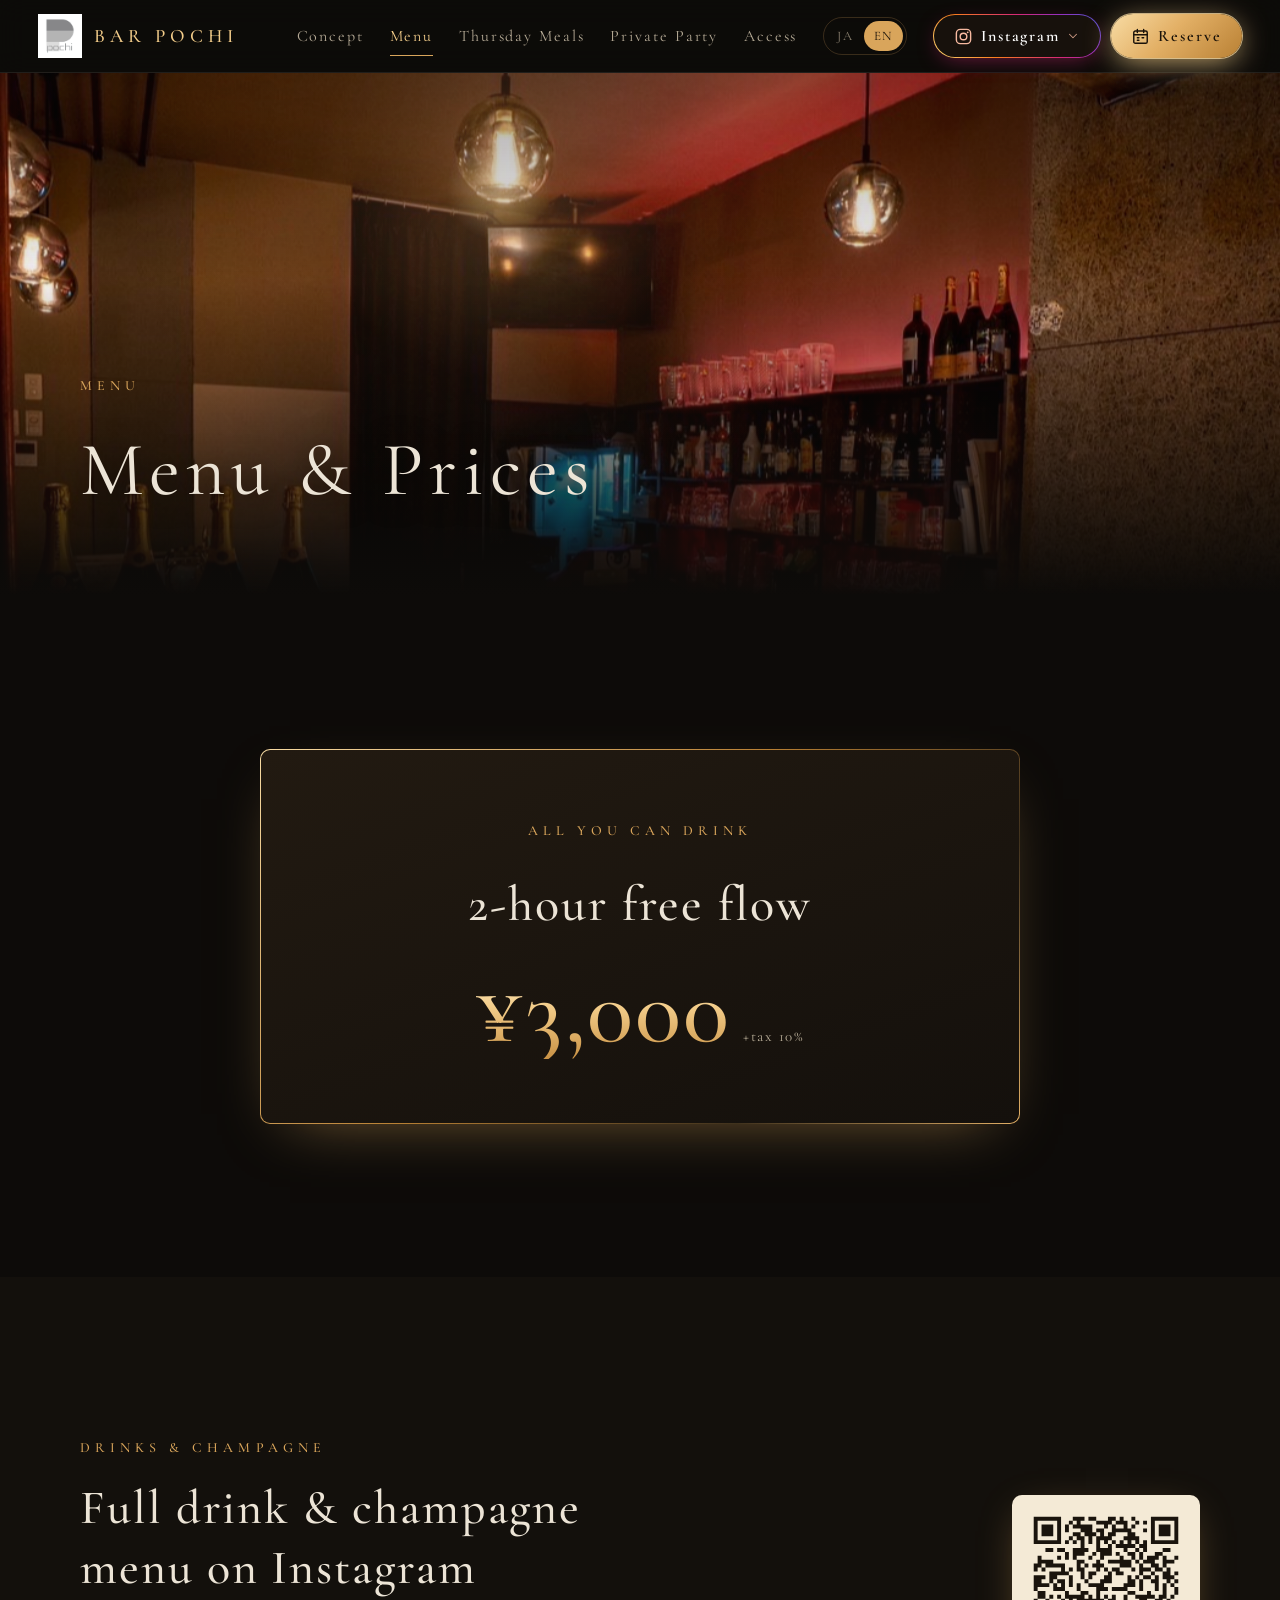
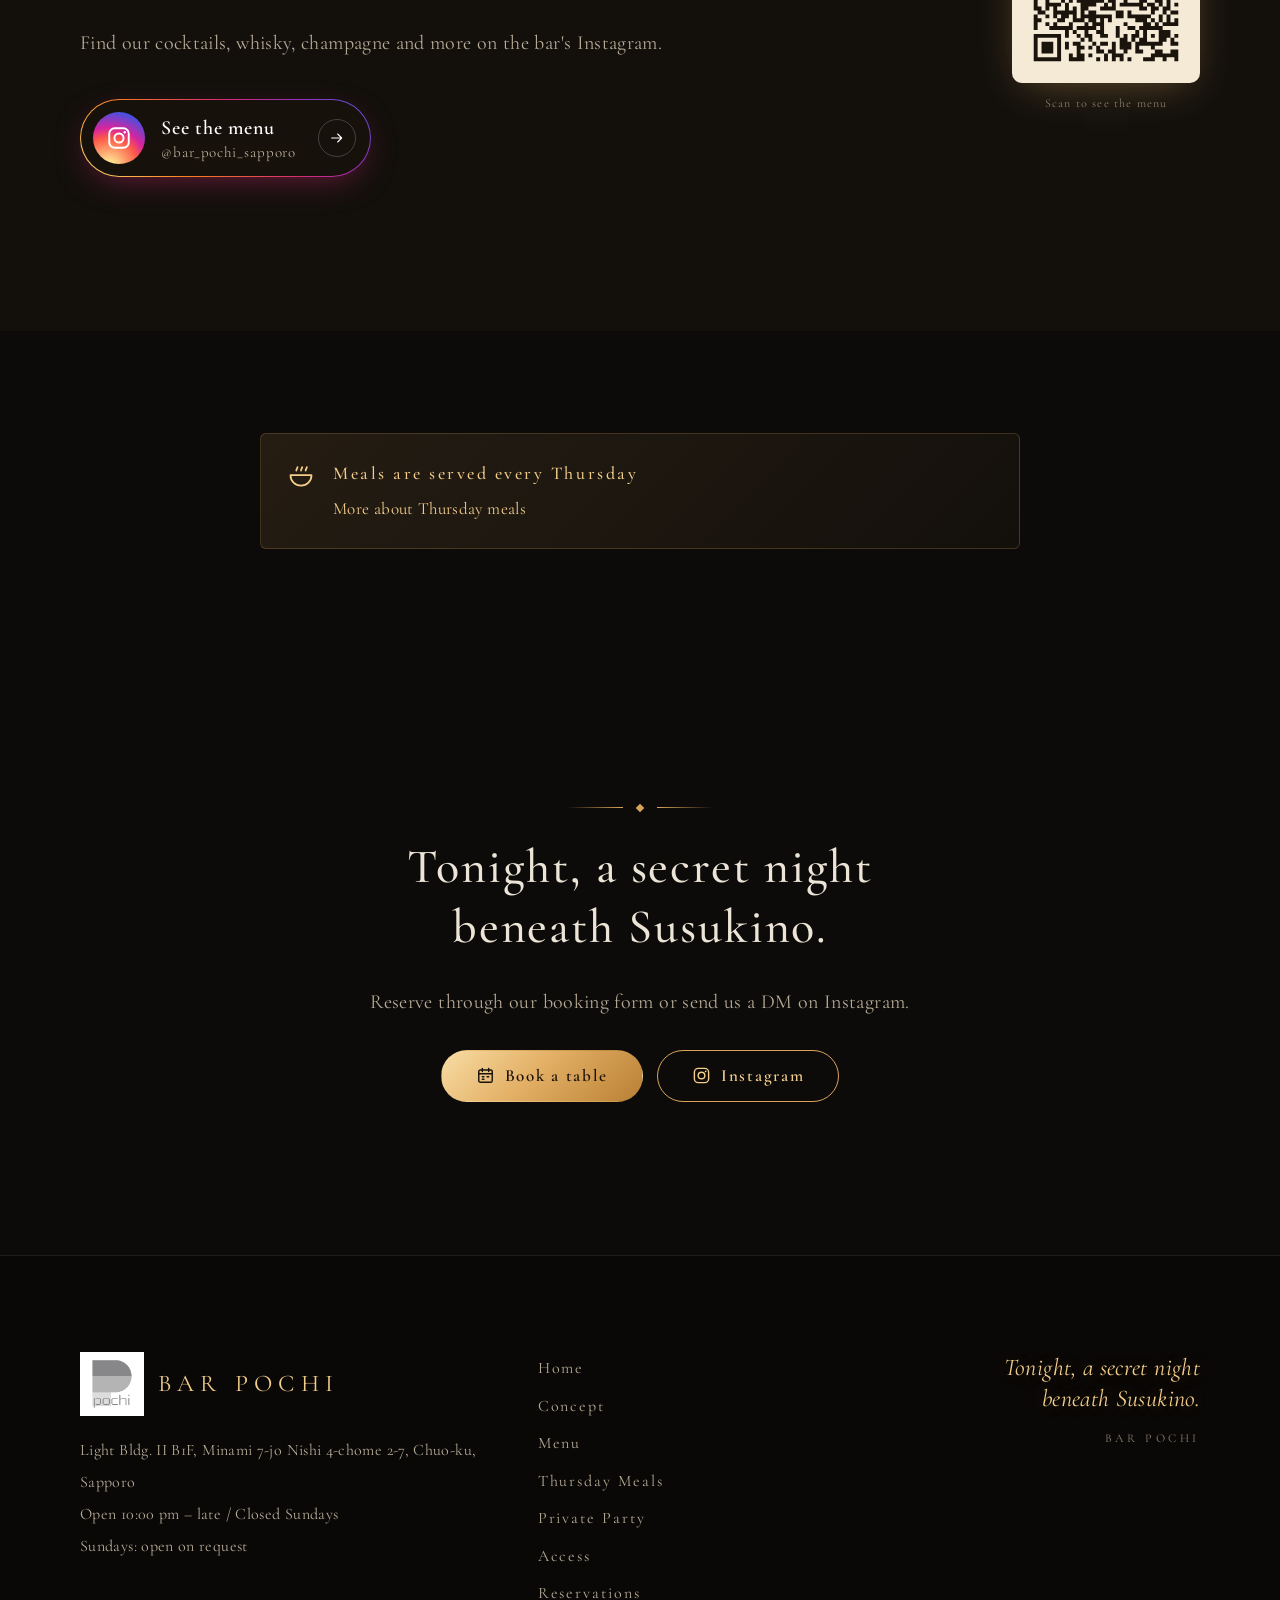
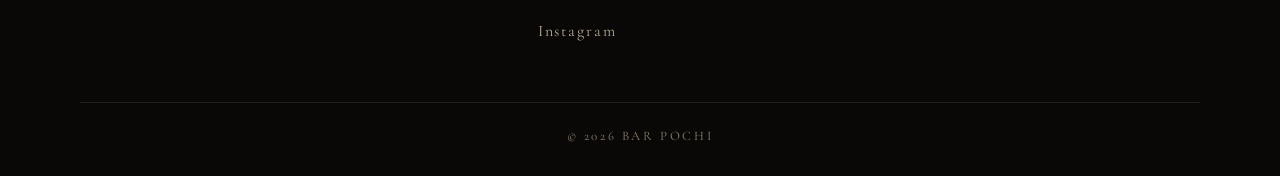
<file: menu.html>
<!doctype html>
<html lang="ja" data-lang="ja" data-title-en="Menu & Prices | BAR POCHI Susukino">
<head>
<meta charset="utf-8">
<meta name="viewport" content="width=device-width, initial-scale=1, viewport-fit=cover">
<title>メニュー・料金｜BAR POCHI（すすきの）</title>
<meta name="description" content="BAR POCHIのメニュー。2時間飲み放題 3,000円（税別）。ドリンク・シャンパンの詳しいメニューはInstagramで。" data-en-content="BAR POCHI menu — 2-hour free-flow drinks for ¥3,000 + tax. See our Instagram for the full drink and champagne list.">
<meta name="theme-color" content="#0d0b09">
<meta property="og:type" content="website">
<meta property="og:site_name" content="BAR POCHI">
<meta property="og:title" content="メニュー・料金｜BAR POCHI（すすきの）">
<meta property="og:description" content="BAR POCHIのメニュー。2時間飲み放題 3,000円（税別）。ドリンク・シャンパンの詳しいメニューはInstagramで。">
<meta property="og:locale" content="ja_JP">
<meta property="og:url" content="https://www.pochi-susukino.com/menu.html">
<link rel="canonical" href="https://www.pochi-susukino.com/menu.html">
<link rel="icon" href="assets/img/logo.jpg" type="image/jpeg">
<link rel="apple-touch-icon" href="assets/img/logo.jpg">
<link rel="preconnect" href="https://fonts.googleapis.com">
<link rel="preconnect" href="https://fonts.gstatic.com" crossorigin>
<link rel="stylesheet" href="https://fonts.googleapis.com/css2?family=Cormorant+Garamond:ital,wght@0,300;0,400;0,500;0,600;1,400&amp;family=Shippori+Mincho:wght@400;500;600&amp;display=swap">
<link rel="stylesheet" href="assets/css/style.css?v=20261006-3">
<script>(function(d){d.className+=' js';var l=null;try{l=new URLSearchParams(location.search).get('lang')||localStorage.getItem('pochi-lang')}catch(e){}if(l!=='ja'&&l!=='en'){l=/^ja\b/i.test(navigator.language||'ja')?'ja':'en'}d.setAttribute('data-lang',l);d.lang=l;setTimeout(function(){if(!window.PochiMain){d.classList.remove('js')}if(!window.PochiSparkle){d.classList.add('st-fallback')}},3000)})(document.documentElement);</script>
</head><body>
<a class="skip-link" href="#main"><span lang="ja">本文へ移動</span><span lang="en">Skip to content</span></a>
<header class="site-header">
  <div class="hdr-row">
    <a class="brand" href="index.html" aria-label="BAR POCHI トップページ" data-en-aria-label="BAR POCHI home">
      <img src="assets/img/logo.jpg" alt="" width="44" height="44">
      <span class="brand-name">BAR POCHI</span>
    </a>
    <nav class="gnav" id="gnav" aria-label="メインメニュー" data-en-aria-label="Main menu">
      <ul>
        <li class="nav-home"><a href="index.html"><span lang="ja">トップ</span><span lang="en">Home</span><span class="nav-en" aria-hidden="true">Home</span></a></li><li><a href="concept.html"><span lang="ja">コンセプト</span><span lang="en">Concept</span><span class="nav-en" aria-hidden="true">Concept</span></a></li><li><a href="menu.html" aria-current="page"><span lang="ja">メニュー</span><span lang="en">Menu</span><span class="nav-en" aria-hidden="true">Menu</span></a></li><li><a href="thursday.html"><span lang="ja">木曜ごはん</span><span lang="en">Thursday Meals</span><span class="nav-en" aria-hidden="true">Thursday Meals</span></a></li><li><a href="party.html"><span lang="ja">貸切・パーティー</span><span lang="en">Private Party</span><span class="nav-en" aria-hidden="true">Private Party</span></a></li><li><a href="access.html"><span lang="ja">アクセス</span><span lang="en">Access</span><span class="nav-en" aria-hidden="true">Access</span></a></li>
      </ul>
    </nav>
    <div class="lang-switch" role="group" aria-label="言語 / Language">
      <button type="button" data-set-lang="ja" aria-pressed="true">JA</button>
      <button type="button" data-set-lang="en" aria-pressed="false">EN</button>
    </div>
    <div class="cta-bar">
      <details class="insta-pick">
        <summary class="cta cta-insta" aria-label="Instagram（アカウントを選ぶ）" data-en-aria-label="Instagram (choose an account)"><svg viewBox="0 0 24 24" aria-hidden="true" fill="none" stroke="currentColor" stroke-width="1.8"><rect x="3" y="3" width="18" height="18" rx="5"/><circle cx="12" cy="12" r="4.2"/><circle cx="17.3" cy="6.7" r="1.1" fill="currentColor" stroke="none"/></svg><span>Instagram</span><svg class="insta-caret" viewBox="0 0 24 24" aria-hidden="true" fill="none" stroke="currentColor" stroke-width="1.8" stroke-linecap="round" stroke-linejoin="round"><path d="M6 9l6 6 6-6"/></svg></summary>
        <div class="insta-menu">
          <a href="https://www.instagram.com/bar_pochi_sapporo/" target="_blank" rel="noopener"><span class="im-label"><span lang="ja">お店のアカウント</span><span lang="en">Bar account</span></span><span class="im-handle">@bar_pochi_sapporo</span></a>
          <a href="https://www.instagram.com/__kiichanp__/" target="_blank" rel="noopener"><span class="im-label"><span lang="ja">個人アカウント</span><span lang="en">Personal account</span></span><span class="im-handle">@__kiichanp__</span></a>
        </div>
      </details>
      <a class="cta cta-reserve" href="reserve.html"><svg viewBox="0 0 24 24" aria-hidden="true" fill="none" stroke="currentColor" stroke-width="1.8" stroke-linecap="round"><rect x="3.5" y="5" width="17" height="15.5" rx="2"/><path d="M3.5 9.8h17M8 3v4M16 3v4"/><path d="M8 13.5h2M14 13.5h2M8 16.8h2"/></svg><span lang="ja">ご予約</span><span lang="en">Reserve</span></a>
    </div>
    <button type="button" class="nav-toggle" aria-controls="gnav" aria-expanded="false" aria-label="メニューを開く" data-en-aria-label="Open menu"><span></span><span></span></button>
  </div>
</header>

<main id="main">
  <section class="page-hero">
    <div class="lightup" style="--lx:39%;--ly:22%" data-light-on-load="200">
      <div class="px-frame"><img src="assets/img/counter.jpg" alt="" data-parallax="0.12" style="object-position:center 35%"></div>
    </div>
    <div class="container">
      <span class="eyebrow">Menu</span>
      <h1 class="page-title"><span lang="ja">メニュー・料金</span><span lang="en">Menu &amp; Prices</span></h1>
    </div>
  </section>

  <section class="section">
    <div class="container--narrow">
      <div class="price-card reveal">
        <span class="eyebrow">All you can drink</span>
        <h2 class="price-card-title"><span lang="ja">2時間飲み放題</span><span lang="en">2-hour free flow</span></h2>
        <p class="price-card-price"><span class="yen">¥3,000</span><small class="tax">+tax 10%</small></p>
      </div>
    </div>
  </section>

  <section class="section section--panel">
    <div class="container">
      <div class="menu-insta reveal">
        <div class="menu-insta-text">
          <span class="eyebrow">Drinks &amp; Champagne</span>
          <h2 class="h2"><span lang="ja">ドリンク・シャンパンの<br>メニューは<span class="nw">Instagram で</span></span><span lang="en">Full drink &amp; champagne<br>menu on Instagram</span></h2>
          <p lang="ja" class="lead">カクテルやウイスキー、シャンパンなどの詳しいメニューは、お店の Instagram でご覧いただけます。</p><p lang="en" class="lead">Find our cocktails, whisky, champagne and more on the bar's Instagram.</p>
          <a class="insta-button" href="https://www.instagram.com/bar_pochi_sapporo/" target="_blank" rel="noopener" aria-label="Instagram でメニューを見る（@bar_pochi_sapporo、新しいタブで開きます）" data-en-aria-label="See the menu on Instagram (@bar_pochi_sapporo, opens in a new tab)">
            <span class="insta-button-icon"><svg viewBox="0 0 24 24" aria-hidden="true" fill="none" stroke="currentColor" stroke-width="1.8"><rect x="3" y="3" width="18" height="18" rx="5"/><circle cx="12" cy="12" r="4.2"/><circle cx="17.3" cy="6.7" r="1.1" fill="currentColor" stroke="none"/></svg></span>
            <span class="insta-button-text">
              <strong lang="ja">メニューを見る</strong><strong lang="en">See the menu</strong>
              <span class="insta-button-handle">@bar_pochi_sapporo</span>
            </span>
            <span class="insta-button-arrow"><svg viewBox="0 0 24 24" aria-hidden="true" fill="none" stroke="currentColor" stroke-width="1.6" stroke-linecap="round" stroke-linejoin="round"><path d="M4 12h15M13 6l6 6-6 6"/></svg></span>
          </a>
        </div>
        <div class="qr-wrap">
          <div class="qr" style="width:188px"><img src="assets/img/qr-bar-pochi-sapporo.svg" alt="お店のInstagram（@bar_pochi_sapporo）のQRコード" data-en-alt="QR code for our Instagram (@bar_pochi_sapporo)" width="168" height="168"></div>
          <p class="qr-caption"><span lang="ja">読み取ってメニューを見る</span><span lang="en">Scan to see the menu</span></p>
        </div>
      </div>
    </div>
  </section>

  <section class="section section--tight">
    <div class="container--narrow">
      <a class="callout callout--link reveal" href="thursday.html">
        <svg viewBox="0 0 24 24" aria-hidden="true" fill="none" stroke="currentColor" stroke-width="1.5" stroke-linecap="round" stroke-linejoin="round"><path d="M3 13h18a9 9 0 0 1-18 0z"/><path d="M8 9c0-1.5 1-1.5 1-3M12 9c0-1.5 1-1.5 1-3M16 9c0-1.5 1-1.5 1-3"/></svg>
        <div>
          <strong lang="ja">毎週木曜日はお食事（ご飯）もご用意しています</strong><strong lang="en">Meals are served every Thursday</strong>
          <p lang="ja">木曜日のごはんについて詳しく見る</p><p lang="en">More about Thursday meals</p>
        </div>
      </a>
    </div>
  </section>

  <section class="section cta-section">
    <div class="container--narrow reveal">
      <div class="ornament" aria-hidden="true"><i></i></div>
      <h2 class="h2 char-fade"><span lang="ja"><span class="nw">今夜</span><span class="nw">すすきのの</span><span class="nw">足元に、</span><br><span class="nw">ひそかな夜を。</span></span><span lang="en">Tonight, <span class="nw">a secret night</span><br>beneath Susukino.</span></h2>
      <p lang="ja" class="lead">ご予約は予約フォーム、または Instagram の DM から承ります。</p><p lang="en" class="lead">Reserve through our booking form or send us a DM on Instagram.</p>
      <div class="btns">
        <a class="btn btn--solid" href="reserve.html"><svg viewBox="0 0 24 24" aria-hidden="true" fill="none" stroke="currentColor" stroke-width="1.8" stroke-linecap="round"><rect x="3.5" y="5" width="17" height="15.5" rx="2"/><path d="M3.5 9.8h17M8 3v4M16 3v4"/><path d="M8 13.5h2M14 13.5h2M8 16.8h2"/></svg><span lang="ja">予約フォームへ</span><span lang="en">Book a table</span></a>
        <a class="btn" href="https://www.instagram.com/__kiichanp__/" target="_blank" rel="noopener"><svg viewBox="0 0 24 24" aria-hidden="true" fill="none" stroke="currentColor" stroke-width="1.8"><rect x="3" y="3" width="18" height="18" rx="5"/><circle cx="12" cy="12" r="4.2"/><circle cx="17.3" cy="6.7" r="1.1" fill="currentColor" stroke="none"/></svg>Instagram</a>
      </div>
    </div>
  </section>
</main>
<footer class="site-footer">
  <div class="footer-grid">
    <div>
      <a class="footer-brand" href="index.html"><img src="assets/img/logo.jpg" alt="" width="64" height="64"><span>BAR POCHI</span></a>
      <p class="footer-info">
        <span lang="ja">札幌市中央区南7条西4丁目2-7 ライトビルⅡ 地下1階</span><span lang="en">Light Bldg. II B1F, Minami 7-jo Nishi 4-chome 2-7, Chuo-ku, Sapporo</span><br>
        <span lang="ja">営業時間 22:00〜ラスト／定休日 日曜日</span><span lang="en">Open 10:00 pm – late / Closed Sundays</span><br>
        <span lang="ja">※日曜日もご相談により営業いたします</span><span lang="en">Sundays: open on request</span>
      </p>
    </div>
    <nav class="footer-nav" aria-label="フッターメニュー" data-en-aria-label="Footer menu"><ul><li><a href="index.html"><span lang="ja">トップ</span><span lang="en">Home</span></a></li><li><a href="concept.html"><span lang="ja">コンセプト</span><span lang="en">Concept</span></a></li><li><a href="menu.html"><span lang="ja">メニュー</span><span lang="en">Menu</span></a></li><li><a href="thursday.html"><span lang="ja">木曜ごはん</span><span lang="en">Thursday Meals</span></a></li><li><a href="party.html"><span lang="ja">貸切・パーティー</span><span lang="en">Private Party</span></a></li><li><a href="access.html"><span lang="ja">アクセス</span><span lang="en">Access</span></a></li><li><a href="reserve.html"><span lang="ja">ご予約</span><span lang="en">Reservations</span></a></li><li><a href="https://www.instagram.com/__kiichanp__/" target="_blank" rel="noopener">Instagram</a></li></ul></nav>
    <div class="footer-copy">
      <p class="footer-vertical"><span lang="ja"><span>今夜すすきのの足元に、</span><span>ひそかな夜を。</span></span><span lang="en">Tonight, a secret night<br>beneath Susukino.</span></p>
      <span class="footer-seal">BAR POCHI</span>
    </div>
  </div>
  <p class="copyright">&copy; <span data-year>2026</span> BAR POCHI</p>
</footer>
<script src="assets/js/main.js?v=20261006-3" defer></script>
</body>
</html>
</file>
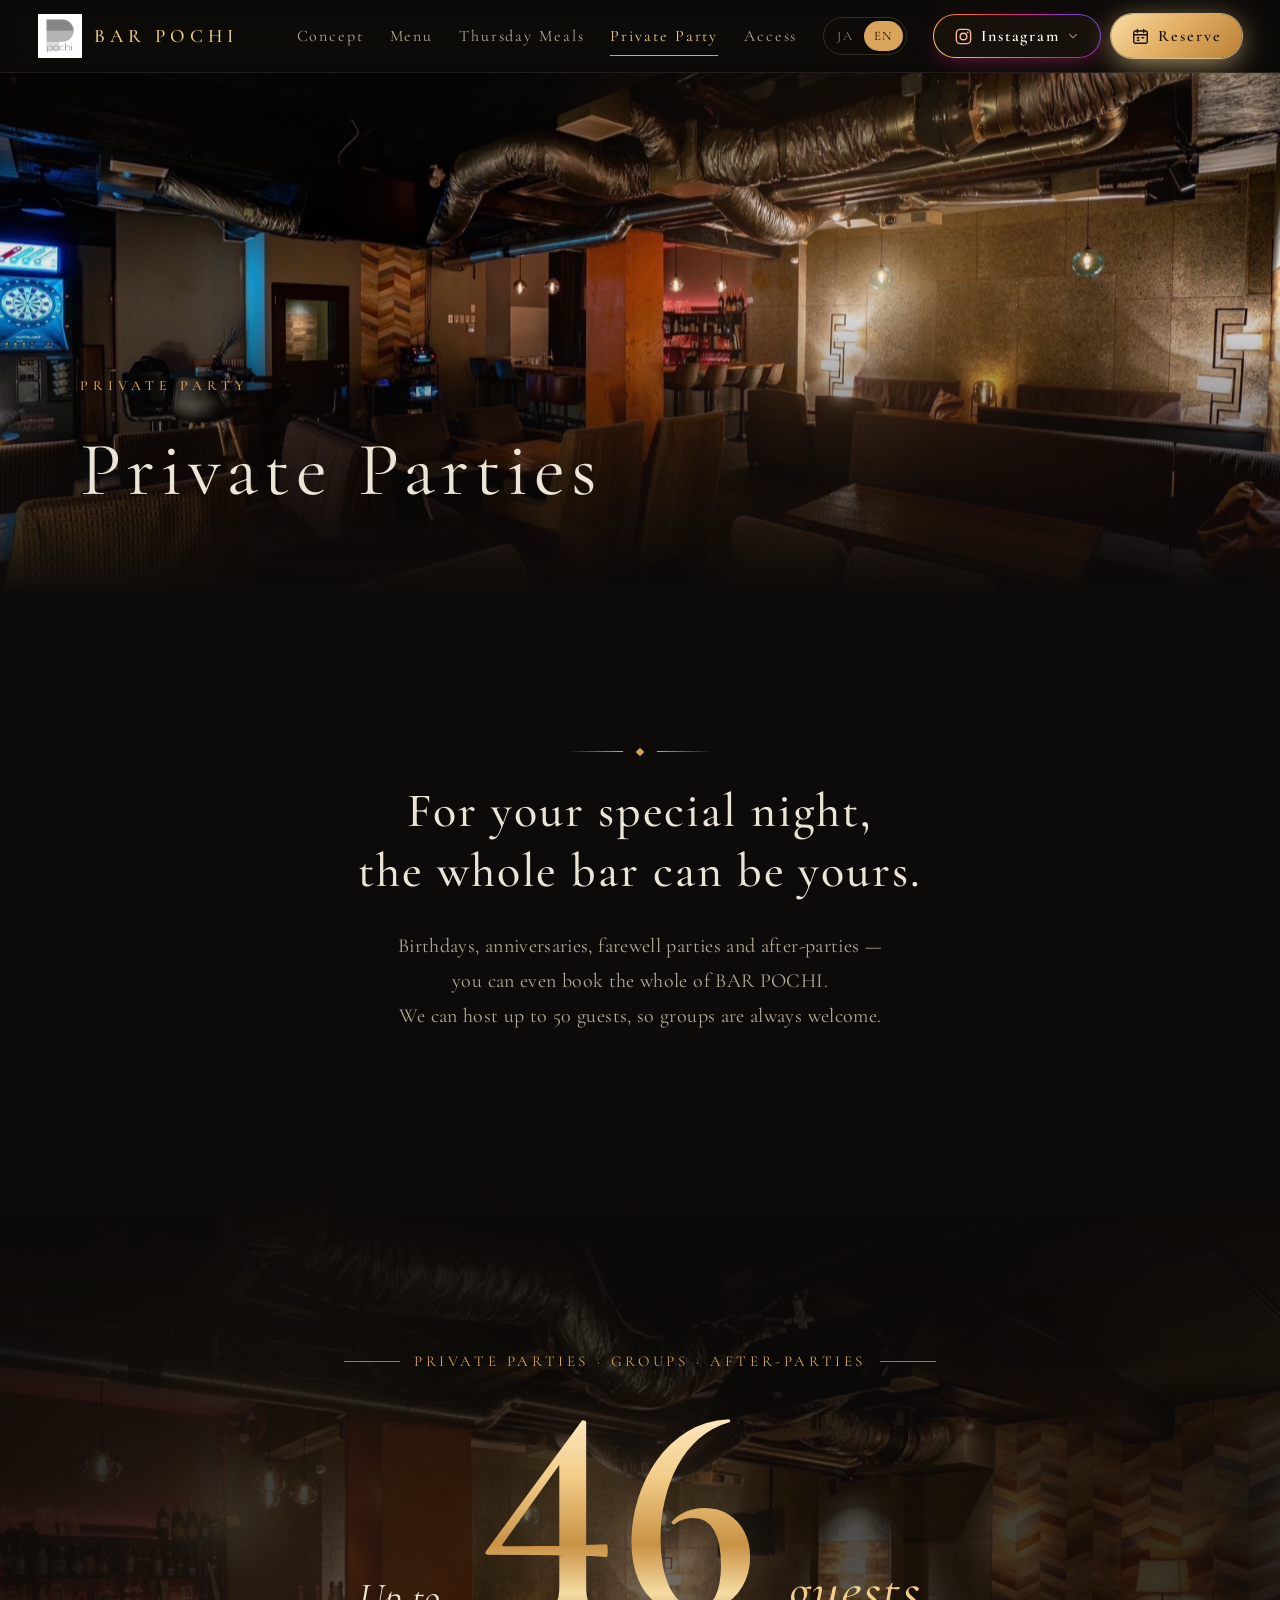
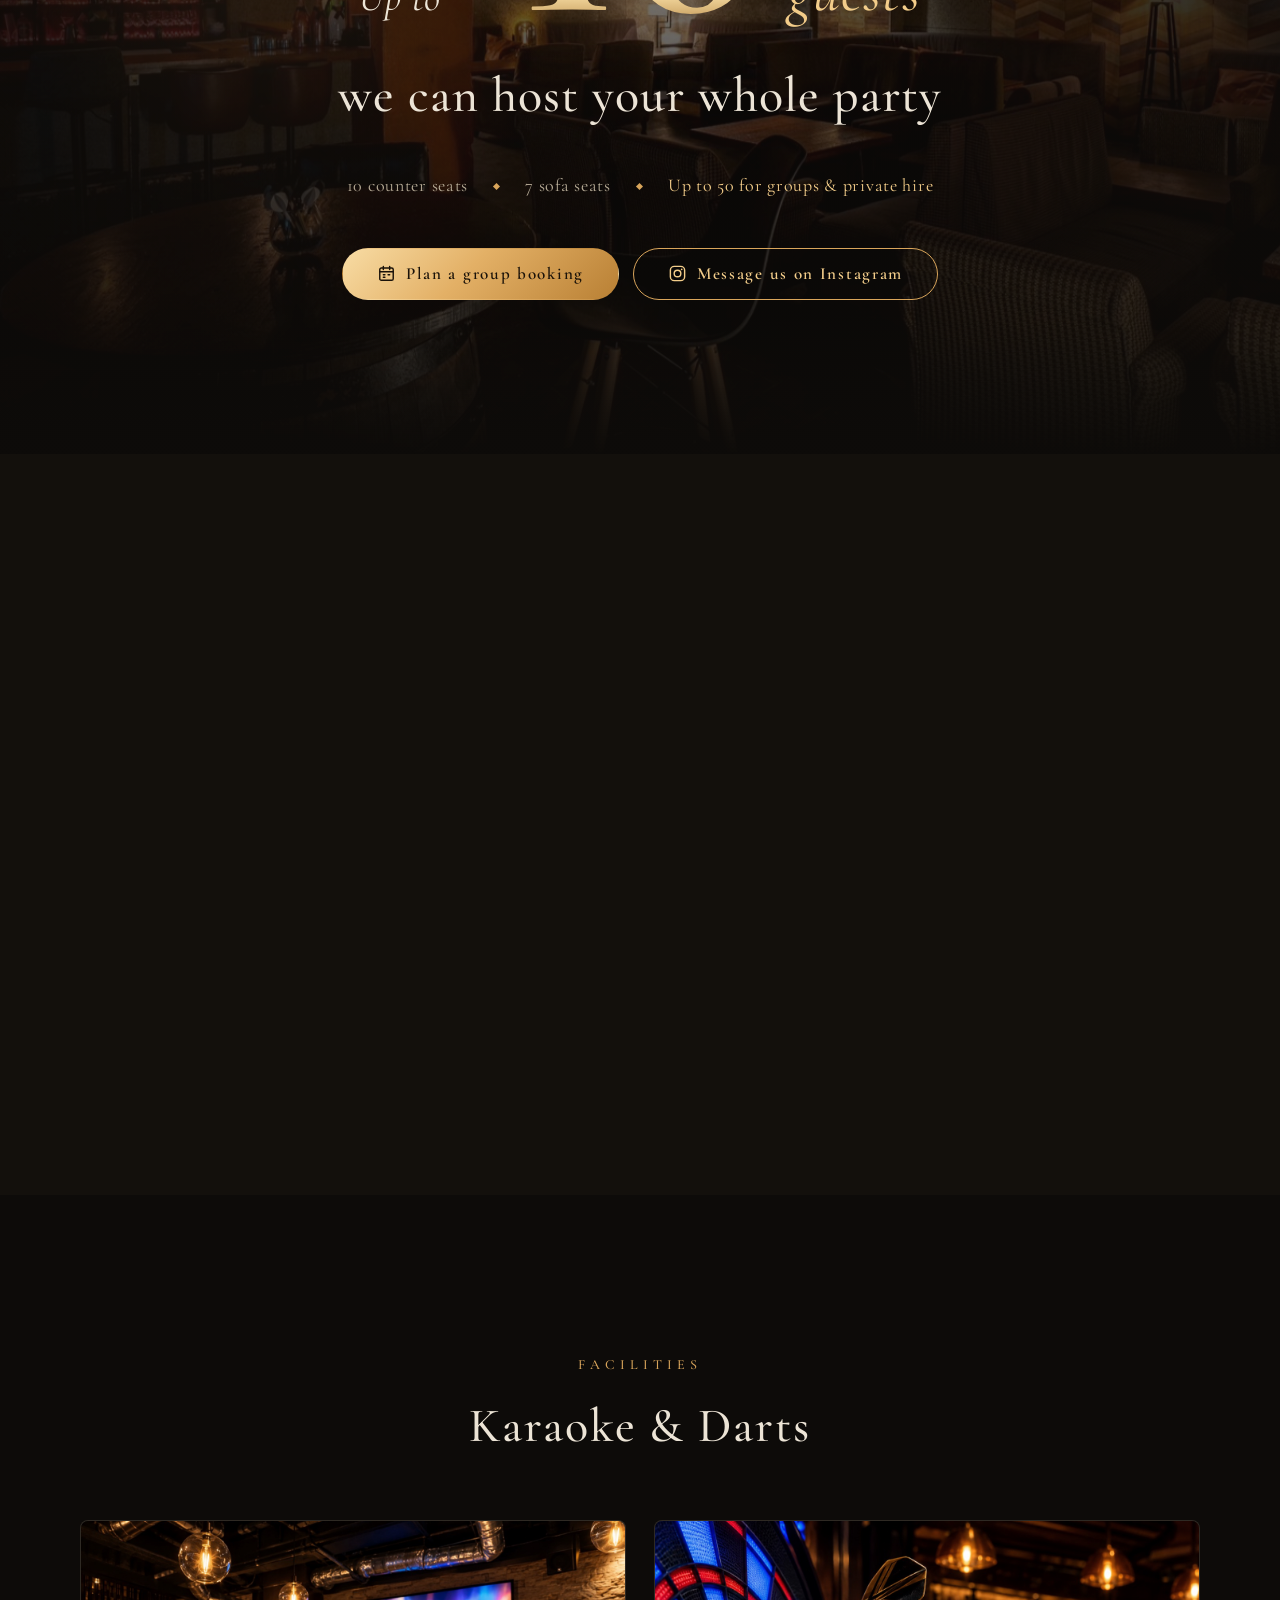
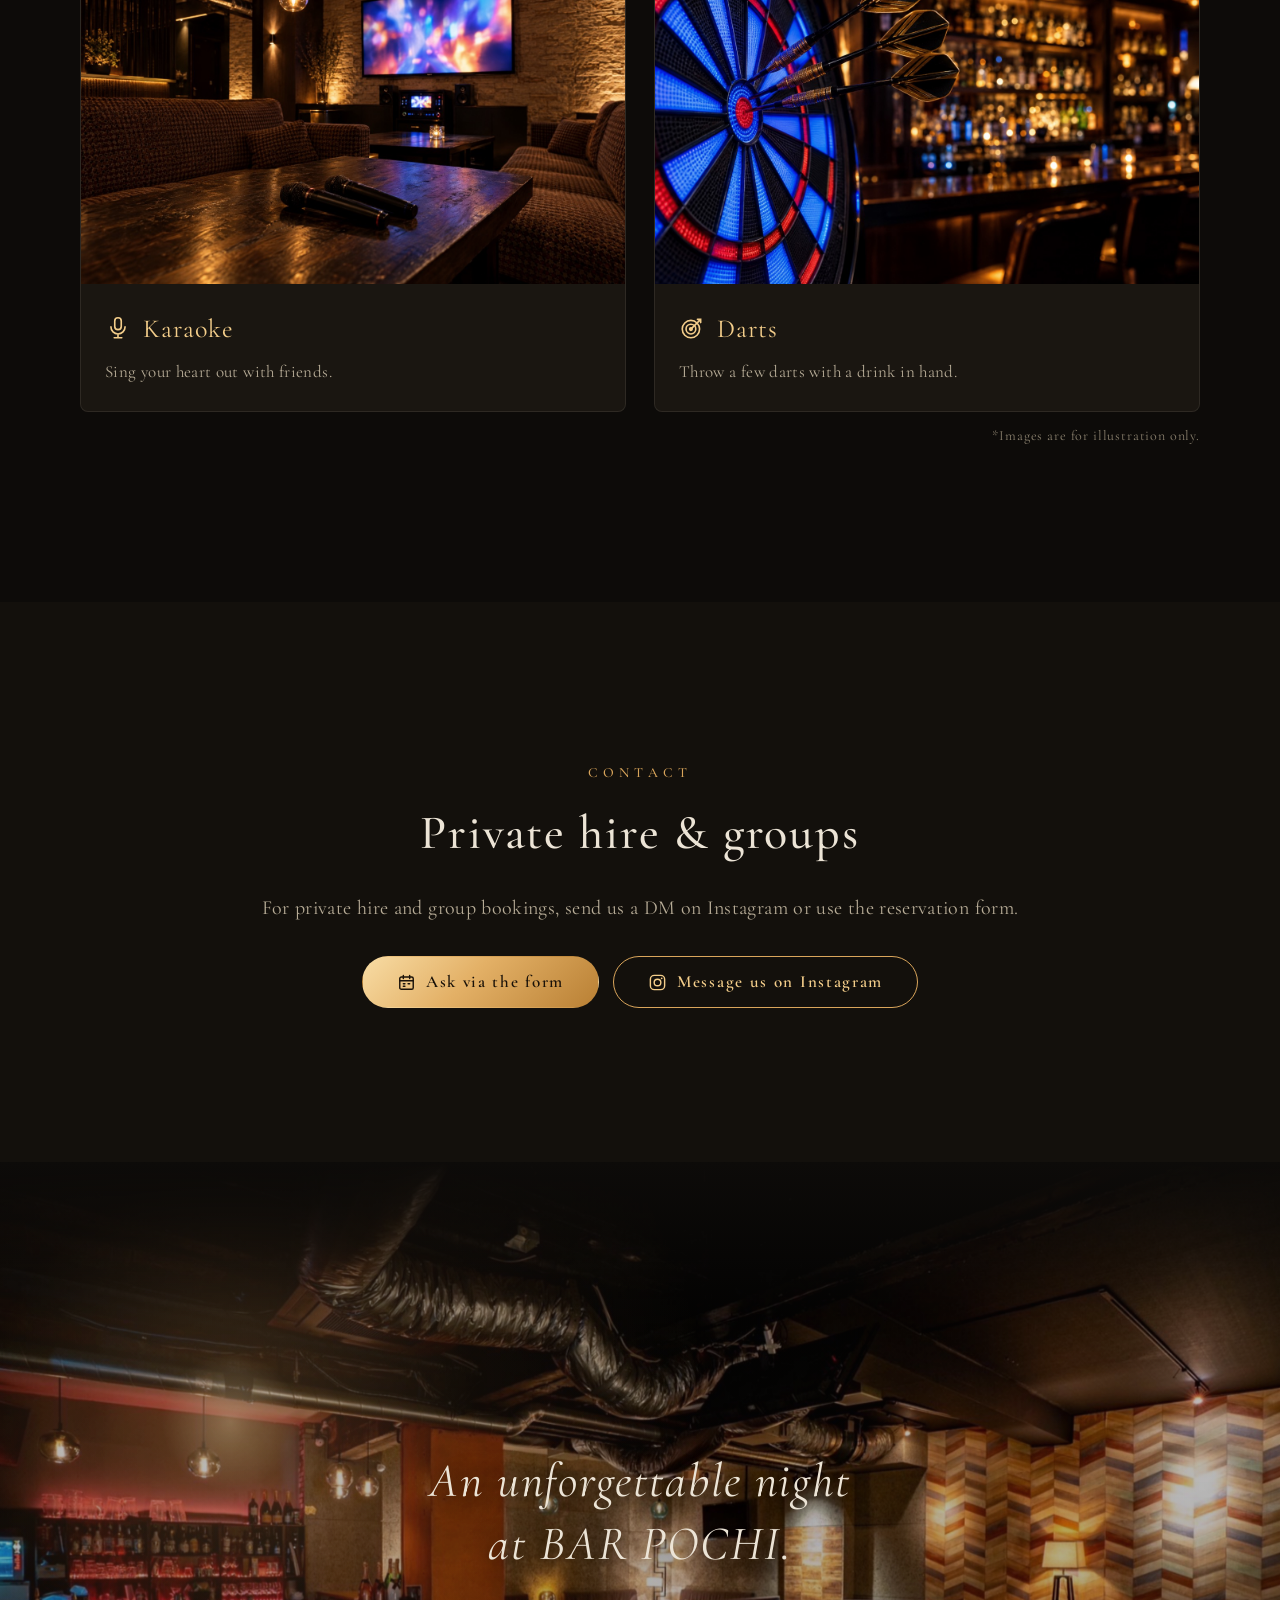
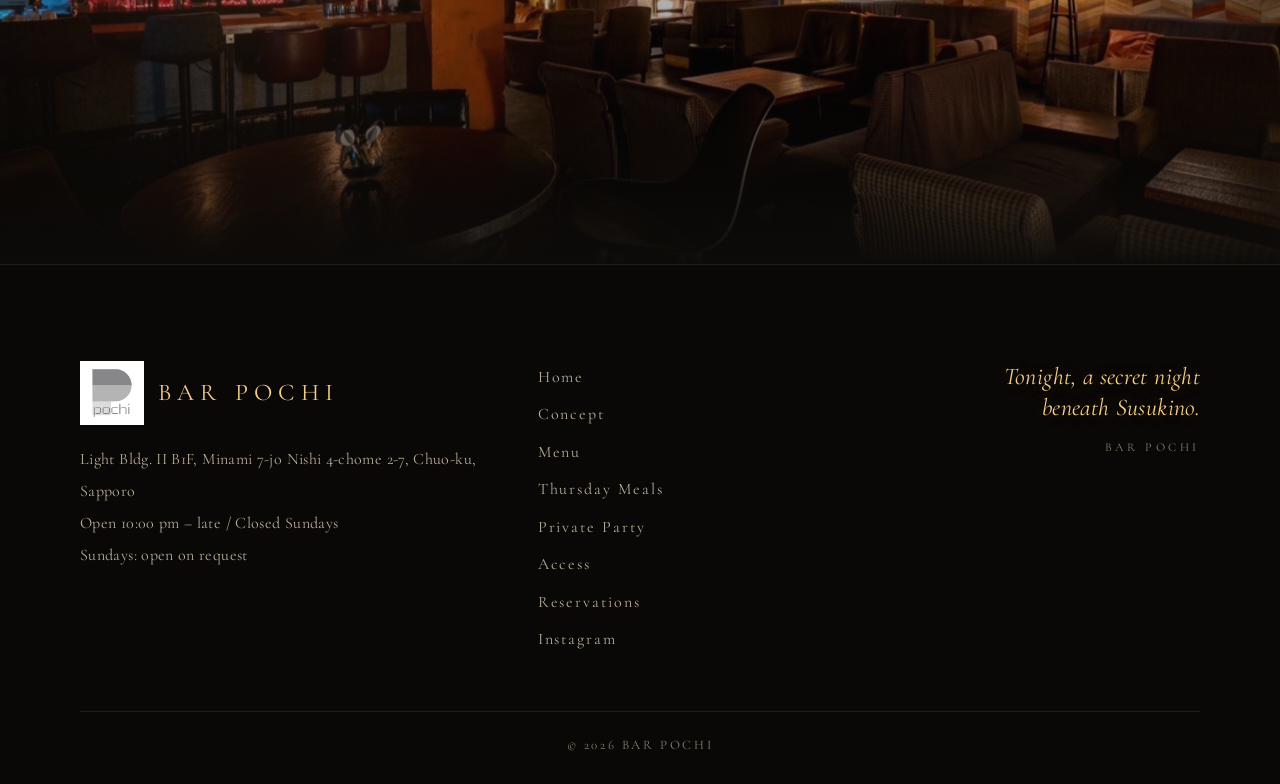
<file: party.html>
<!doctype html>
<html lang="ja" data-lang="ja" data-title-en="Private Parties | BAR POCHI Susukino">
<head>
<meta charset="utf-8">
<meta name="viewport" content="width=device-width, initial-scale=1, viewport-fit=cover">
<title>貸切・パーティー｜BAR POCHI（すすきの）</title>
<meta name="description" content="BAR POCHIの貸切・団体のご案内。最大50名様までご案内可能、貸切はお時間のご相談も可能、日曜日もご相談により営業可能。カラオケ・ダーツ完備。" data-en-content="Private hire at BAR POCHI, Susukino — up to 50 guests, flexible hours, Sundays on request, karaoke and darts.">
<meta name="theme-color" content="#0d0b09">
<meta property="og:type" content="website">
<meta property="og:site_name" content="BAR POCHI">
<meta property="og:title" content="貸切・パーティー｜BAR POCHI（すすきの）">
<meta property="og:description" content="BAR POCHIの貸切・団体のご案内。最大50名様までご案内可能、貸切はお時間のご相談も可能、日曜日もご相談により営業可能。カラオケ・ダーツ完備。">
<meta property="og:locale" content="ja_JP">
<meta property="og:url" content="https://www.pochi-susukino.com/party.html">
<link rel="canonical" href="https://www.pochi-susukino.com/party.html">
<link rel="icon" href="assets/img/logo.jpg" type="image/jpeg">
<link rel="apple-touch-icon" href="assets/img/logo.jpg">
<link rel="preconnect" href="https://fonts.googleapis.com">
<link rel="preconnect" href="https://fonts.gstatic.com" crossorigin>
<link rel="stylesheet" href="https://fonts.googleapis.com/css2?family=Cormorant+Garamond:ital,wght@0,300;0,400;0,500;0,600;1,400&amp;family=Shippori+Mincho:wght@400;500;600&amp;display=swap">
<link rel="stylesheet" href="assets/css/style.css?v=20261006-3">
<script>(function(d){d.className+=' js';var l=null;try{l=new URLSearchParams(location.search).get('lang')||localStorage.getItem('pochi-lang')}catch(e){}if(l!=='ja'&&l!=='en'){l=/^ja\b/i.test(navigator.language||'ja')?'ja':'en'}d.setAttribute('data-lang',l);d.lang=l;setTimeout(function(){if(!window.PochiMain){d.classList.remove('js')}if(!window.PochiSparkle){d.classList.add('st-fallback')}},3000)})(document.documentElement);</script>
</head><body>
<a class="skip-link" href="#main"><span lang="ja">本文へ移動</span><span lang="en">Skip to content</span></a>
<header class="site-header">
  <div class="hdr-row">
    <a class="brand" href="index.html" aria-label="BAR POCHI トップページ" data-en-aria-label="BAR POCHI home">
      <img src="assets/img/logo.jpg" alt="" width="44" height="44">
      <span class="brand-name">BAR POCHI</span>
    </a>
    <nav class="gnav" id="gnav" aria-label="メインメニュー" data-en-aria-label="Main menu">
      <ul>
        <li class="nav-home"><a href="index.html"><span lang="ja">トップ</span><span lang="en">Home</span><span class="nav-en" aria-hidden="true">Home</span></a></li><li><a href="concept.html"><span lang="ja">コンセプト</span><span lang="en">Concept</span><span class="nav-en" aria-hidden="true">Concept</span></a></li><li><a href="menu.html"><span lang="ja">メニュー</span><span lang="en">Menu</span><span class="nav-en" aria-hidden="true">Menu</span></a></li><li><a href="thursday.html"><span lang="ja">木曜ごはん</span><span lang="en">Thursday Meals</span><span class="nav-en" aria-hidden="true">Thursday Meals</span></a></li><li><a href="party.html" aria-current="page"><span lang="ja">貸切・パーティー</span><span lang="en">Private Party</span><span class="nav-en" aria-hidden="true">Private Party</span></a></li><li><a href="access.html"><span lang="ja">アクセス</span><span lang="en">Access</span><span class="nav-en" aria-hidden="true">Access</span></a></li>
      </ul>
    </nav>
    <div class="lang-switch" role="group" aria-label="言語 / Language">
      <button type="button" data-set-lang="ja" aria-pressed="true">JA</button>
      <button type="button" data-set-lang="en" aria-pressed="false">EN</button>
    </div>
    <div class="cta-bar">
      <details class="insta-pick">
        <summary class="cta cta-insta" aria-label="Instagram（アカウントを選ぶ）" data-en-aria-label="Instagram (choose an account)"><svg viewBox="0 0 24 24" aria-hidden="true" fill="none" stroke="currentColor" stroke-width="1.8"><rect x="3" y="3" width="18" height="18" rx="5"/><circle cx="12" cy="12" r="4.2"/><circle cx="17.3" cy="6.7" r="1.1" fill="currentColor" stroke="none"/></svg><span>Instagram</span><svg class="insta-caret" viewBox="0 0 24 24" aria-hidden="true" fill="none" stroke="currentColor" stroke-width="1.8" stroke-linecap="round" stroke-linejoin="round"><path d="M6 9l6 6 6-6"/></svg></summary>
        <div class="insta-menu">
          <a href="https://www.instagram.com/bar_pochi_sapporo/" target="_blank" rel="noopener"><span class="im-label"><span lang="ja">お店のアカウント</span><span lang="en">Bar account</span></span><span class="im-handle">@bar_pochi_sapporo</span></a>
          <a href="https://www.instagram.com/__kiichanp__/" target="_blank" rel="noopener"><span class="im-label"><span lang="ja">個人アカウント</span><span lang="en">Personal account</span></span><span class="im-handle">@__kiichanp__</span></a>
        </div>
      </details>
      <a class="cta cta-reserve" href="reserve.html"><svg viewBox="0 0 24 24" aria-hidden="true" fill="none" stroke="currentColor" stroke-width="1.8" stroke-linecap="round"><rect x="3.5" y="5" width="17" height="15.5" rx="2"/><path d="M3.5 9.8h17M8 3v4M16 3v4"/><path d="M8 13.5h2M14 13.5h2M8 16.8h2"/></svg><span lang="ja">ご予約</span><span lang="en">Reserve</span></a>
    </div>
    <button type="button" class="nav-toggle" aria-controls="gnav" aria-expanded="false" aria-label="メニューを開く" data-en-aria-label="Open menu"><span></span><span></span></button>
  </div>
</header>

<main id="main">
  <section class="page-hero">
    <div class="lightup" style="--lx:69%;--ly:42%" data-light-on-load="200">
      <div class="px-frame"><img src="assets/img/hall-sofa.jpg" alt="" data-parallax="0.12"></div>
    </div>
    <div class="container">
      <span class="eyebrow">Private Party</span>
      <h1 class="page-title"><span lang="ja">貸切・パーティー</span><span lang="en">Private Parties</span></h1>
    </div>
  </section>

  <section class="section">
    <div class="container--narrow center reveal">
      <div class="ornament" aria-hidden="true"><i></i></div>
      <h2 class="h2"><span lang="ja">たいせつな夜を、<br>貸切でも。</span><span lang="en">For your special night,<br>the whole bar can be yours.</span></h2>
      <p lang="ja" class="lead">誕生日や記念日、歓送迎会、二次会まで。<br>BAR POCHIを丸ごと貸切でもご利用いただけます。<br>最大50名様までご案内できますので、団体でのご利用もお気軽にご相談ください。</p><p lang="en" class="lead">Birthdays, anniversaries, farewell parties and after-parties —<br>you can even book the whole of BAR POCHI.<br>We can host up to 50 guests, so groups are always welcome.</p>
    </div>
  </section>

  <section class="capacity" aria-labelledby="capacity-title">
    <div class="lightup" style="--lx:18%;--ly:37%">
      <div class="px-frame"><img src="assets/img/hall-bar.jpg" alt="" loading="lazy" data-parallax="0.12"></div>
    </div>
    <div class="capacity-inner reveal">
      <p class="capacity-lead"><span lang="ja">貸切・団体・二次会に</span><span lang="en">Private parties · Groups · After-parties</span></p>
      <div class="capacity-figure" aria-hidden="true">
        <span class="capacity-max"><span lang="ja">最大</span><span lang="en">Up to</span></span>
        <span class="capacity-num" data-count-to="50">50</span>
        <span class="capacity-unit"><span lang="ja">名様</span><span lang="en">guests</span></span>
      </div>
      <h2 class="capacity-title" id="capacity-title"><span lang="ja"><span class="sr-only">最大50名様</span>までご案内可能</span><span lang="en"><span class="sr-only">Up to 50 guests — </span>we can host your whole party</span></h2>
      <ul class="capacity-seats">
        <li><span lang="ja">カウンター 10席</span><span lang="en">10 counter seats</span></li>
        <li><span lang="ja">ソファ 7席</span><span lang="en">7 sofa seats</span></li>
        <li><span lang="ja">貸切・団体で最大50名様</span><span lang="en">Up to 50 for groups &amp; private hire</span></li>
      </ul>
      <div class="btns">
        <a class="btn btn--solid" href="reserve.html?seat=party"><svg viewBox="0 0 24 24" aria-hidden="true" fill="none" stroke="currentColor" stroke-width="1.8" stroke-linecap="round"><rect x="3.5" y="5" width="17" height="15.5" rx="2"/><path d="M3.5 9.8h17M8 3v4M16 3v4"/><path d="M8 13.5h2M14 13.5h2M8 16.8h2"/></svg><span lang="ja">団体・貸切を相談する</span><span lang="en">Plan a group booking</span></a>
        <a class="btn" href="https://www.instagram.com/__kiichanp__/" target="_blank" rel="noopener"><svg viewBox="0 0 24 24" aria-hidden="true" fill="none" stroke="currentColor" stroke-width="1.8"><rect x="3" y="3" width="18" height="18" rx="5"/><circle cx="12" cy="12" r="4.2"/><circle cx="17.3" cy="6.7" r="1.1" fill="currentColor" stroke="none"/></svg><span lang="ja">Instagram で DM する</span><span lang="en">Message us on Instagram</span></a>
      </div>
    </div>
  </section>

  <section class="section section--panel">
    <div class="container">
      <div class="highlights">
        <div class="highlight reveal">
          <span class="highlight-icon"><svg viewBox="0 0 24 24" aria-hidden="true" fill="none" stroke="currentColor" stroke-width="1.5" stroke-linecap="round"><circle cx="12" cy="12" r="9"/><path d="M12 7v5l3.5 2"/></svg></span>
          <span class="highlight-badge"><span lang="ja">貸切なら</span><span lang="en">Private hire</span></span>
          <h2 class="highlight-title"><span lang="ja">お時間の<br>ご相談OK</span><span lang="en">Flexible<br>hours</span></h2>
          <p lang="ja">貸切の場合は、ご利用時間のご相談が可能です。ご希望のお時間をお知らせください。</p><p lang="en">When you book the whole bar, the hours are flexible. Just tell us when you'd like it.</p>
        </div>
        <div class="highlight reveal" style="--i:1">
          <span class="highlight-icon"><svg viewBox="0 0 24 24" aria-hidden="true" fill="none" stroke="currentColor" stroke-width="1.5" stroke-linecap="round" stroke-linejoin="round"><rect x="3.5" y="5" width="17" height="15.5" rx="2"/><path d="M3.5 9.8h17M8 3v4M16 3v4"/><path d="M9 15l2 2 4-4.5"/></svg></span>
          <span class="highlight-badge"><span lang="ja">ご相談で</span><span lang="en">On request</span></span>
          <h2 class="highlight-title"><span lang="ja">日曜日も<br>営業OK</span><span lang="en">Open on<br>Sundays</span></h2>
          <p lang="ja">定休日の日曜日も、ご相談いただければ営業いたします。</p><p lang="en">We're usually closed on Sundays, but just ask — we can open for you.</p>
        </div>
      </div>
    </div>
  </section>

  <section class="section">
    <div class="container">
      <div class="center reveal" style="margin-bottom:clamp(36px,5vw,64px)">
        <span class="eyebrow">Facilities</span>
        <h2 class="h2"><span lang="ja">カラオケ・ダーツ完備</span><span lang="en">Karaoke &amp; Darts</span></h2>
      </div>
      <div class="facility-grid">
        <figure class="facility reveal">
          <div class="facility-img"><img src="assets/img/karaoke.jpg" alt="カラオケのイメージ" data-en-alt="Karaoke (illustration)" loading="lazy" width="1400" height="930"></div>
          <figcaption>
            <span class="facility-title"><svg viewBox="0 0 24 24" aria-hidden="true" fill="none" stroke="currentColor" stroke-width="1.5" stroke-linecap="round"><rect x="9" y="2.5" width="6" height="11" rx="3"/><path d="M5.5 11a6.5 6.5 0 0 0 13 0M12 17.5V21M8.5 21h7"/></svg><span lang="ja">カラオケ</span><span lang="en">Karaoke</span></span>
            <p lang="ja">仲間と思いきり歌って、盛り上がれます。</p><p lang="en">Sing your heart out with friends.</p>
          </figcaption>
        </figure>
        <figure class="facility reveal" style="--i:1">
          <div class="facility-img"><img src="assets/img/darts.jpg" alt="ダーツのイメージ" data-en-alt="Darts (illustration)" loading="lazy" width="1400" height="930"></div>
          <figcaption>
            <span class="facility-title"><svg viewBox="0 0 24 24" aria-hidden="true" fill="none" stroke="currentColor" stroke-width="1.5"><circle cx="11" cy="13" r="8"/><circle cx="11" cy="13" r="4.5"/><circle cx="11" cy="13" r="1.2" fill="currentColor"/><path d="M11 13l9-9M17 4h3v3" stroke-linecap="round"/></svg><span lang="ja">ダーツ</span><span lang="en">Darts</span></span>
            <p lang="ja">お酒を片手に、気軽にダーツを。</p><p lang="en">Throw a few darts with a drink in hand.</p>
          </figcaption>
        </figure>
      </div>
      <p class="image-note"><span lang="ja">※画像はイメージです</span><span lang="en">*Images are for illustration only.</span></p>
    </div>
  </section>

  <section class="section section--panel cta-section">
    <div class="container--narrow reveal">
      <span class="eyebrow">Contact</span>
      <h2 class="h2"><span lang="ja">貸切・団体のご相談</span><span lang="en">Private hire &amp; groups</span></h2>
      <p lang="ja" class="lead">貸切・団体のご予約やご相談は、Instagram の DM または予約フォームからお気軽にどうぞ。</p><p lang="en" class="lead">For private hire and group bookings, send us a DM on Instagram or use the reservation form.</p>
      <div class="btns">
        <a class="btn btn--solid" href="reserve.html?seat=party"><svg viewBox="0 0 24 24" aria-hidden="true" fill="none" stroke="currentColor" stroke-width="1.8" stroke-linecap="round"><rect x="3.5" y="5" width="17" height="15.5" rx="2"/><path d="M3.5 9.8h17M8 3v4M16 3v4"/><path d="M8 13.5h2M14 13.5h2M8 16.8h2"/></svg><span lang="ja">予約フォームで相談する</span><span lang="en">Ask via the form</span></a>
        <a class="btn" href="https://www.instagram.com/__kiichanp__/" target="_blank" rel="noopener"><svg viewBox="0 0 24 24" aria-hidden="true" fill="none" stroke="currentColor" stroke-width="1.8"><rect x="3" y="3" width="18" height="18" rx="5"/><circle cx="12" cy="12" r="4.2"/><circle cx="17.3" cy="6.7" r="1.1" fill="currentColor" stroke="none"/></svg><span lang="ja">Instagram で DM する</span><span lang="en">Message us on Instagram</span></a>
      </div>
    </div>
  </section>

  <section class="band">
    <div class="lightup" style="--lx:18%;--ly:37%">
      <div class="px-frame"><img src="assets/img/hall-bar.jpg" alt="" loading="lazy" data-parallax="0.14"></div>
    </div>
    <p class="band-copy reveal"><span lang="ja">忘れられない夜を、<br>BAR POCHI で。</span><span lang="en">An unforgettable night<br>at BAR POCHI.</span></p>
  </section>
</main>
<footer class="site-footer">
  <div class="footer-grid">
    <div>
      <a class="footer-brand" href="index.html"><img src="assets/img/logo.jpg" alt="" width="64" height="64"><span>BAR POCHI</span></a>
      <p class="footer-info">
        <span lang="ja">札幌市中央区南7条西4丁目2-7 ライトビルⅡ 地下1階</span><span lang="en">Light Bldg. II B1F, Minami 7-jo Nishi 4-chome 2-7, Chuo-ku, Sapporo</span><br>
        <span lang="ja">営業時間 22:00〜ラスト／定休日 日曜日</span><span lang="en">Open 10:00 pm – late / Closed Sundays</span><br>
        <span lang="ja">※日曜日もご相談により営業いたします</span><span lang="en">Sundays: open on request</span>
      </p>
    </div>
    <nav class="footer-nav" aria-label="フッターメニュー" data-en-aria-label="Footer menu"><ul><li><a href="index.html"><span lang="ja">トップ</span><span lang="en">Home</span></a></li><li><a href="concept.html"><span lang="ja">コンセプト</span><span lang="en">Concept</span></a></li><li><a href="menu.html"><span lang="ja">メニュー</span><span lang="en">Menu</span></a></li><li><a href="thursday.html"><span lang="ja">木曜ごはん</span><span lang="en">Thursday Meals</span></a></li><li><a href="party.html"><span lang="ja">貸切・パーティー</span><span lang="en">Private Party</span></a></li><li><a href="access.html"><span lang="ja">アクセス</span><span lang="en">Access</span></a></li><li><a href="reserve.html"><span lang="ja">ご予約</span><span lang="en">Reservations</span></a></li><li><a href="https://www.instagram.com/__kiichanp__/" target="_blank" rel="noopener">Instagram</a></li></ul></nav>
    <div class="footer-copy">
      <p class="footer-vertical"><span lang="ja"><span>今夜すすきのの足元に、</span><span>ひそかな夜を。</span></span><span lang="en">Tonight, a secret night<br>beneath Susukino.</span></p>
      <span class="footer-seal">BAR POCHI</span>
    </div>
  </div>
  <p class="copyright">&copy; <span data-year>2026</span> BAR POCHI</p>
</footer>
<script src="assets/js/main.js?v=20261006-3" defer></script>
</body>
</html>
</file>
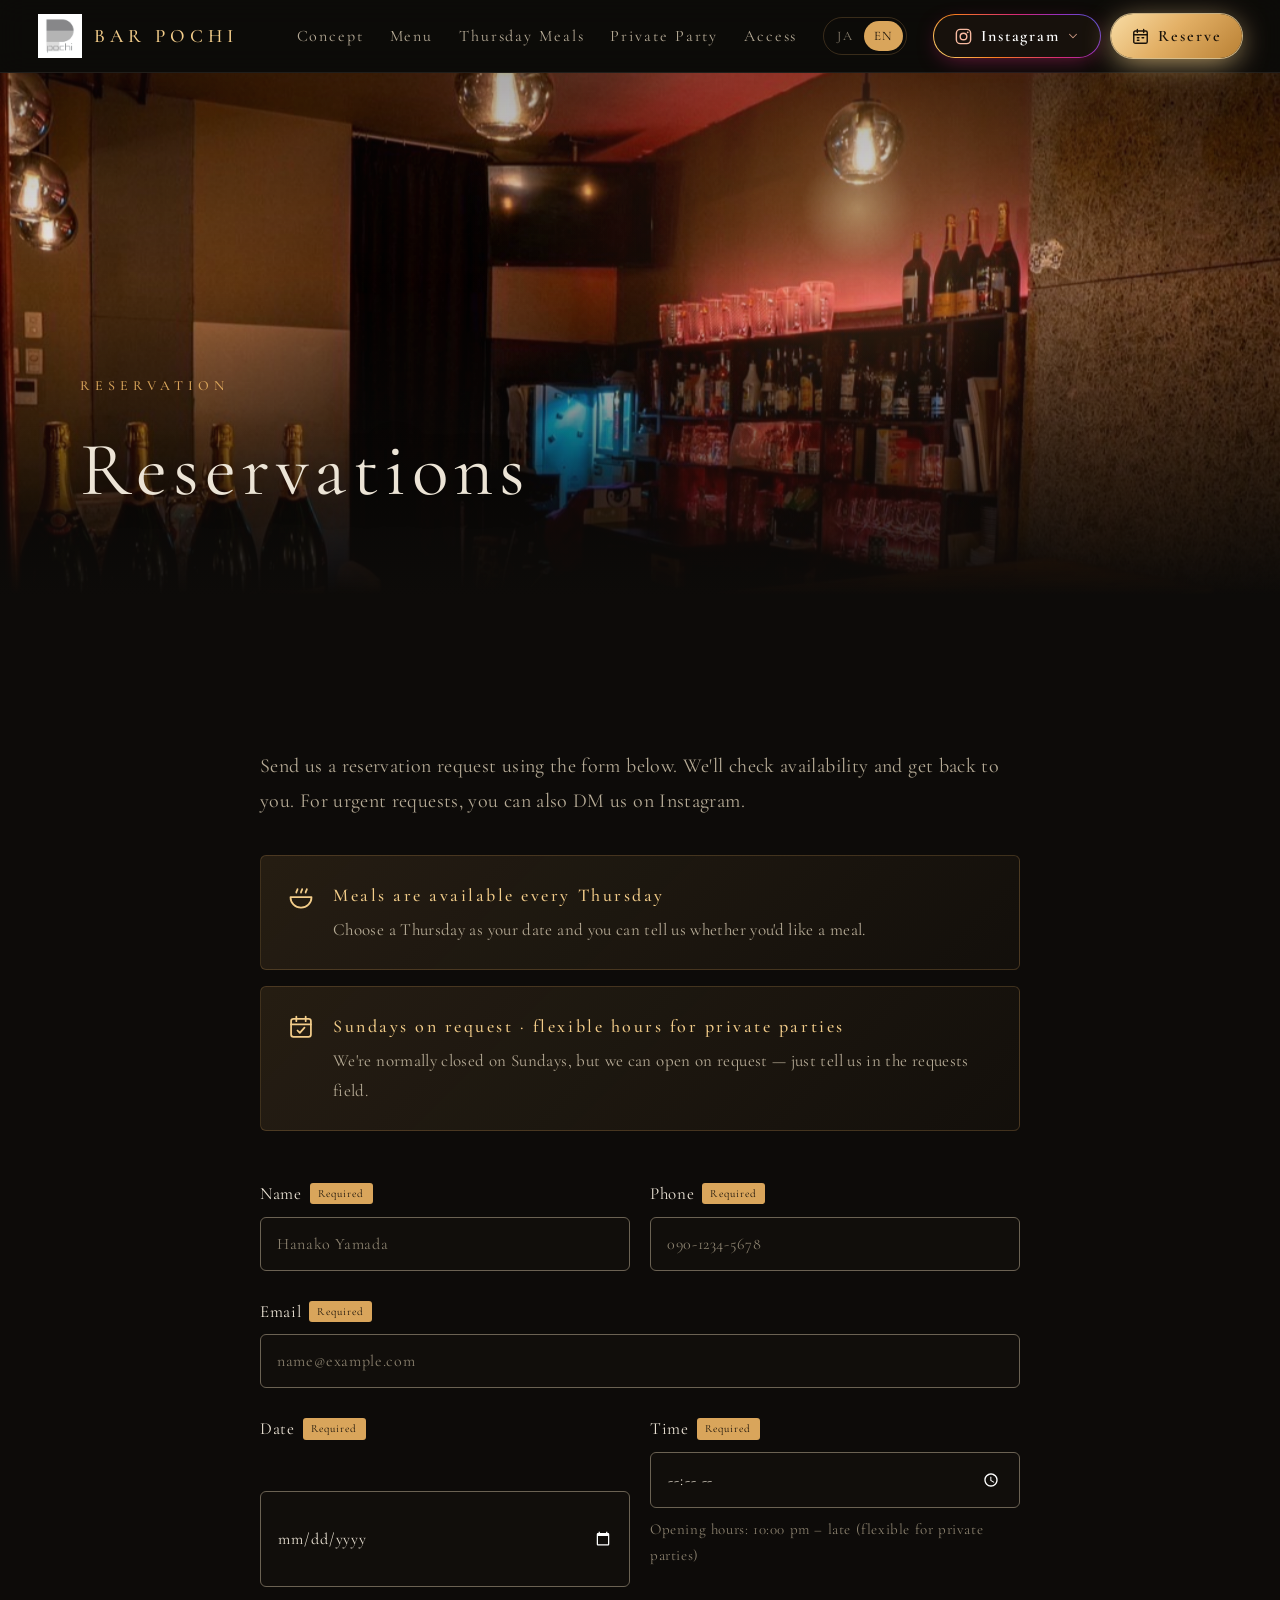
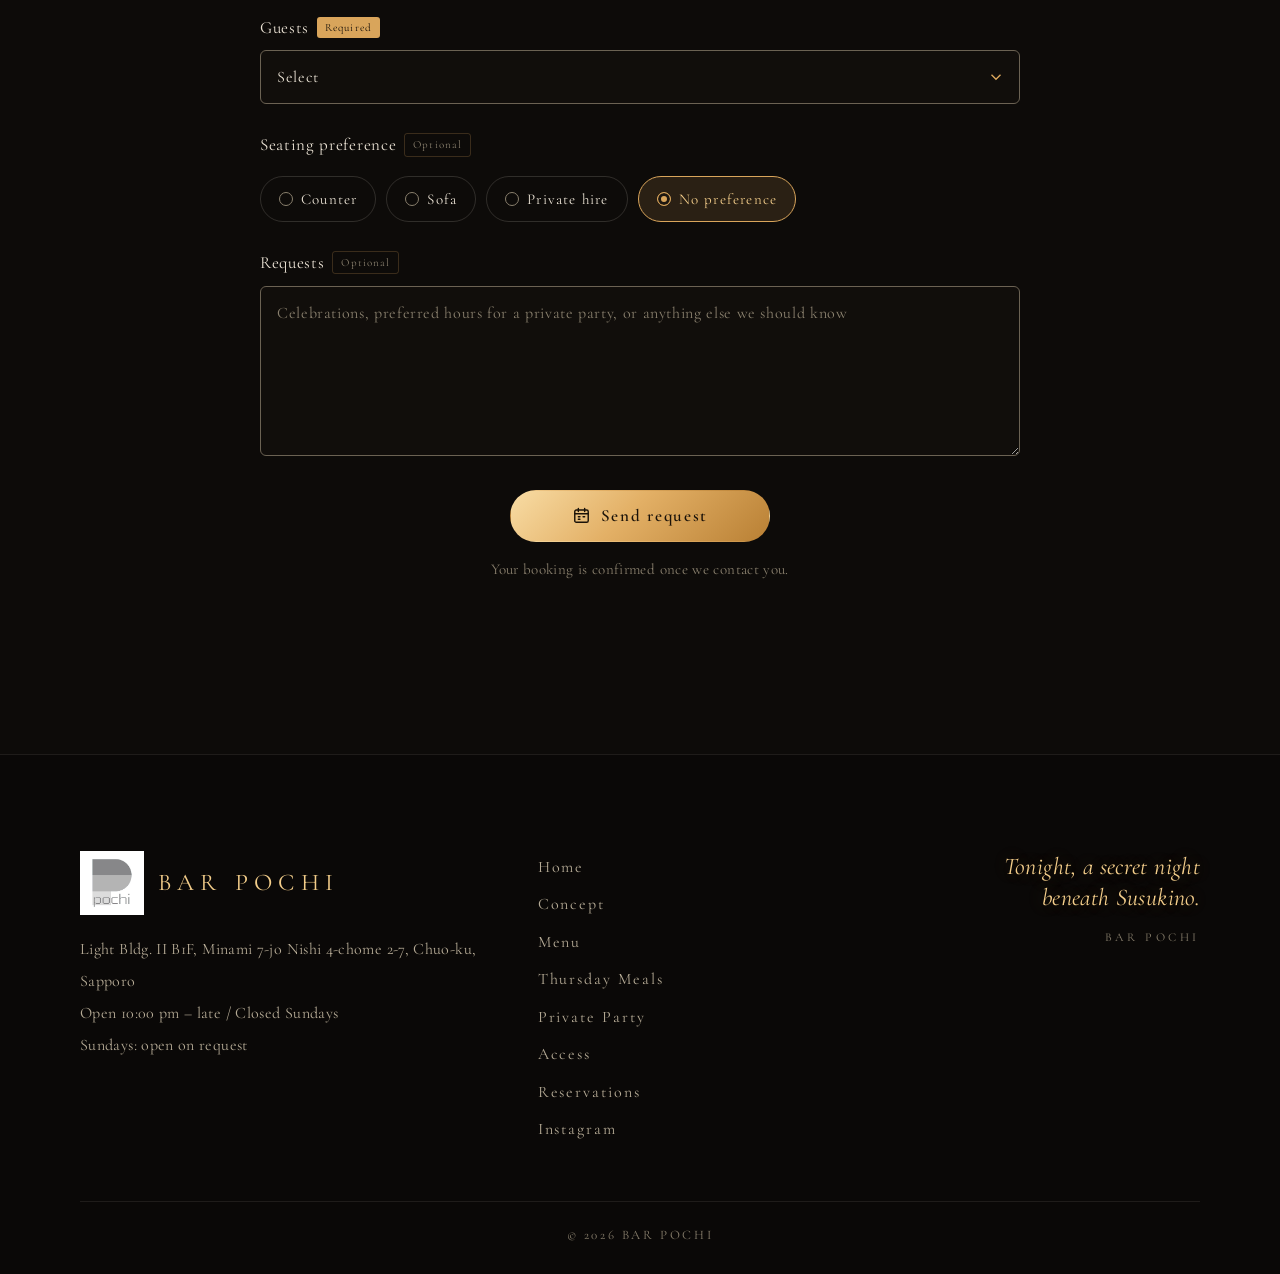
<file: reserve.html>
<!doctype html>
<html lang="ja" data-lang="ja" data-title-en="Reservations | BAR POCHI Susukino">
<head>
<meta charset="utf-8">
<meta name="viewport" content="width=device-width, initial-scale=1, viewport-fit=cover">
<title>ご予約｜BAR POCHI（すすきの）</title>
<meta name="description" content="BAR POCHIのご予約フォーム。来店日・人数・席のご希望をお送りください。木曜日はお食事の有無もお選びいただけます。" data-en-content="Reservation form for BAR POCHI, Susukino. Meals are available every Thursday.">
<meta name="theme-color" content="#0d0b09">
<meta property="og:type" content="website">
<meta property="og:site_name" content="BAR POCHI">
<meta property="og:title" content="ご予約｜BAR POCHI（すすきの）">
<meta property="og:description" content="BAR POCHIのご予約フォーム。来店日・人数・席のご希望をお送りください。木曜日はお食事の有無もお選びいただけます。">
<meta property="og:locale" content="ja_JP">
<meta property="og:url" content="https://www.pochi-susukino.com/reserve.html">
<link rel="canonical" href="https://www.pochi-susukino.com/reserve.html">
<link rel="icon" href="assets/img/logo.jpg" type="image/jpeg">
<link rel="apple-touch-icon" href="assets/img/logo.jpg">
<link rel="preconnect" href="https://fonts.googleapis.com">
<link rel="preconnect" href="https://fonts.gstatic.com" crossorigin>
<link rel="stylesheet" href="https://fonts.googleapis.com/css2?family=Cormorant+Garamond:ital,wght@0,300;0,400;0,500;0,600;1,400&amp;family=Shippori+Mincho:wght@400;500;600&amp;display=swap">
<link rel="stylesheet" href="assets/css/style.css?v=20261006-3">
<script>(function(d){d.className+=' js';var l=null;try{l=new URLSearchParams(location.search).get('lang')||localStorage.getItem('pochi-lang')}catch(e){}if(l!=='ja'&&l!=='en'){l=/^ja\b/i.test(navigator.language||'ja')?'ja':'en'}d.setAttribute('data-lang',l);d.lang=l;setTimeout(function(){if(!window.PochiMain){d.classList.remove('js')}if(!window.PochiSparkle){d.classList.add('st-fallback')}},3000)})(document.documentElement);</script>
</head><body>
<a class="skip-link" href="#main"><span lang="ja">本文へ移動</span><span lang="en">Skip to content</span></a>
<header class="site-header">
  <div class="hdr-row">
    <a class="brand" href="index.html" aria-label="BAR POCHI トップページ" data-en-aria-label="BAR POCHI home">
      <img src="assets/img/logo.jpg" alt="" width="44" height="44">
      <span class="brand-name">BAR POCHI</span>
    </a>
    <nav class="gnav" id="gnav" aria-label="メインメニュー" data-en-aria-label="Main menu">
      <ul>
        <li class="nav-home"><a href="index.html"><span lang="ja">トップ</span><span lang="en">Home</span><span class="nav-en" aria-hidden="true">Home</span></a></li><li><a href="concept.html"><span lang="ja">コンセプト</span><span lang="en">Concept</span><span class="nav-en" aria-hidden="true">Concept</span></a></li><li><a href="menu.html"><span lang="ja">メニュー</span><span lang="en">Menu</span><span class="nav-en" aria-hidden="true">Menu</span></a></li><li><a href="thursday.html"><span lang="ja">木曜ごはん</span><span lang="en">Thursday Meals</span><span class="nav-en" aria-hidden="true">Thursday Meals</span></a></li><li><a href="party.html"><span lang="ja">貸切・パーティー</span><span lang="en">Private Party</span><span class="nav-en" aria-hidden="true">Private Party</span></a></li><li><a href="access.html"><span lang="ja">アクセス</span><span lang="en">Access</span><span class="nav-en" aria-hidden="true">Access</span></a></li>
      </ul>
    </nav>
    <div class="lang-switch" role="group" aria-label="言語 / Language">
      <button type="button" data-set-lang="ja" aria-pressed="true">JA</button>
      <button type="button" data-set-lang="en" aria-pressed="false">EN</button>
    </div>
    <div class="cta-bar">
      <details class="insta-pick">
        <summary class="cta cta-insta" aria-label="Instagram（アカウントを選ぶ）" data-en-aria-label="Instagram (choose an account)"><svg viewBox="0 0 24 24" aria-hidden="true" fill="none" stroke="currentColor" stroke-width="1.8"><rect x="3" y="3" width="18" height="18" rx="5"/><circle cx="12" cy="12" r="4.2"/><circle cx="17.3" cy="6.7" r="1.1" fill="currentColor" stroke="none"/></svg><span>Instagram</span><svg class="insta-caret" viewBox="0 0 24 24" aria-hidden="true" fill="none" stroke="currentColor" stroke-width="1.8" stroke-linecap="round" stroke-linejoin="round"><path d="M6 9l6 6 6-6"/></svg></summary>
        <div class="insta-menu">
          <a href="https://www.instagram.com/bar_pochi_sapporo/" target="_blank" rel="noopener"><span class="im-label"><span lang="ja">お店のアカウント</span><span lang="en">Bar account</span></span><span class="im-handle">@bar_pochi_sapporo</span></a>
          <a href="https://www.instagram.com/__kiichanp__/" target="_blank" rel="noopener"><span class="im-label"><span lang="ja">個人アカウント</span><span lang="en">Personal account</span></span><span class="im-handle">@__kiichanp__</span></a>
        </div>
      </details>
      <a class="cta cta-reserve" href="reserve.html"><svg viewBox="0 0 24 24" aria-hidden="true" fill="none" stroke="currentColor" stroke-width="1.8" stroke-linecap="round"><rect x="3.5" y="5" width="17" height="15.5" rx="2"/><path d="M3.5 9.8h17M8 3v4M16 3v4"/><path d="M8 13.5h2M14 13.5h2M8 16.8h2"/></svg><span lang="ja">ご予約</span><span lang="en">Reserve</span></a>
    </div>
    <button type="button" class="nav-toggle" aria-controls="gnav" aria-expanded="false" aria-label="メニューを開く" data-en-aria-label="Open menu"><span></span><span></span></button>
  </div>
</header>

<main id="main">
  <section class="page-hero">
    <div class="lightup" style="--lx:67%;--ly:26%" data-light-on-load="200">
      <div class="px-frame"><img src="assets/img/counter.jpg" alt="" data-parallax="0.12" style="object-position:center 40%"></div>
    </div>
    <div class="container">
      <span class="eyebrow">Reservation</span>
      <h1 class="page-title"><span lang="ja">ご予約</span><span lang="en">Reservations</span></h1>
    </div>
  </section>

  <section class="section">
    <div class="container--narrow">
      <div class="reveal" style="margin-bottom:36px">
        <p lang="ja" class="lead">下記のフォームよりご予約リクエストをお送りください。内容を確認のうえ、お店からご連絡いたします。お急ぎの場合は Instagram の DM でもお問い合わせいただけます。</p><p lang="en" class="lead">Send us a reservation request using the form below. We'll check availability and get back to you. For urgent requests, you can also DM us on Instagram.</p>
      </div>
      <div class="callout reveal" style="margin-bottom:16px">
        <svg viewBox="0 0 24 24" aria-hidden="true" fill="none" stroke="currentColor" stroke-width="1.5" stroke-linecap="round" stroke-linejoin="round"><path d="M3 13h18a9 9 0 0 1-18 0z"/><path d="M8 9c0-1.5 1-1.5 1-3M12 9c0-1.5 1-1.5 1-3M16 9c0-1.5 1-1.5 1-3"/></svg>
        <div>
          <strong lang="ja">毎週木曜日はお食事（ご飯）のご提供があります</strong><strong lang="en">Meals are available every Thursday</strong>
          <p lang="ja">来店日に木曜日を選ぶと、お食事の有無を選択できます。</p><p lang="en">Choose a Thursday as your date and you can tell us whether you'd like a meal.</p>
        </div>
      </div>
      <div class="callout reveal" style="margin-bottom:48px">
        <svg viewBox="0 0 24 24" aria-hidden="true" fill="none" stroke="currentColor" stroke-width="1.5" stroke-linecap="round" stroke-linejoin="round"><rect x="3.5" y="5" width="17" height="15.5" rx="2"/><path d="M3.5 9.8h17M8 3v4M16 3v4"/><path d="M9 15l2 2 4-4.5"/></svg>
        <div>
          <strong lang="ja">日曜日もご相談で営業・貸切はお時間のご相談OK</strong><strong lang="en">Sundays on request · flexible hours for private parties</strong>
          <p lang="ja">日曜日は定休日ですが、ご相談いただければ営業いたします。ご要望欄にご希望をお書き添えください。</p><p lang="en">We're normally closed on Sundays, but we can open on request — just tell us in the requests field.</p>
        </div>
      </div>

      <form id="reserve-form" class="form reveal" action="https://formsubmit.co/sz7.hahahahani@gmail.com" method="POST">
        <input type="hidden" name="_subject" value="【BAR POCHI】ご予約リクエスト">
        <input type="hidden" name="_template" value="table">
        <div class="honey" aria-hidden="true"><label>Leave this empty <input type="text" name="_honey" tabindex="-1" autocomplete="off"></label></div>

        <div class="form-row">
          <div class="field">
            <label for="r-name"><span lang="ja">お名前</span><span lang="en">Name</span><span class="req"><span lang="ja">必須</span><span lang="en">Required</span></span></label>
            <input class="input" id="r-name" aria-describedby="r-name-err" name="お名前" type="text" autocomplete="name" required placeholder="山田 花子" data-en-placeholder="Hanako Yamada">
            <p class="field-error" id="r-name-err"></p>
          </div>
          <div class="field">
            <label for="r-tel"><span lang="ja">電話番号</span><span lang="en">Phone</span><span class="req"><span lang="ja">必須</span><span lang="en">Required</span></span></label>
            <input class="input" id="r-tel" aria-describedby="r-tel-err" name="電話番号" type="tel" inputmode="tel" autocomplete="tel" required placeholder="090-1234-5678">
            <p class="field-error" id="r-tel-err"></p>
          </div>
        </div>

        <div class="field">
          <label for="r-email"><span lang="ja">メールアドレス</span><span lang="en">Email</span><span class="req"><span lang="ja">必須</span><span lang="en">Required</span></span></label>
          <input class="input" id="r-email" aria-describedby="r-email-err" name="email" type="email" inputmode="email" autocomplete="email" required placeholder="name@example.com">
          <p class="field-error" id="r-email-err"></p>
        </div>

        <div class="form-row">
          <div class="field">
            <label for="r-date"><span lang="ja">来店日</span><span lang="en">Date</span><span class="req"><span lang="ja">必須</span><span lang="en">Required</span></span><span class="date-day" id="r-date-day"></span></label>
            <input class="input" id="r-date" aria-describedby="r-date-err" name="来店日" type="date" required>
            <p class="date-note" id="r-date-note" hidden><span lang="ja">日曜日は定休日ですが、ご相談により営業いたします。お店から確認のご連絡をいたします。</span><span lang="en">We're normally closed on Sundays, but we can open on request — we'll confirm with you.</span></p>
            <p class="field-error" id="r-date-err"></p>
          </div>
          <div class="field">
            <label for="r-time"><span lang="ja">来店時間</span><span lang="en">Time</span><span class="req"><span lang="ja">必須</span><span lang="en">Required</span></span></label>
            <input class="input" id="r-time" aria-describedby="r-time-hint r-time-err" name="来店時間" type="time" required>
            <p class="hint" id="r-time-hint"><span lang="ja">営業時間：22:00〜ラスト（貸切はお時間のご相談可）</span><span lang="en">Opening hours: 10:00 pm – late (flexible for private parties)</span></p>
            <p class="field-error" id="r-time-err"></p>
          </div>
        </div>

        <div class="field">
          <label for="r-people"><span lang="ja">人数</span><span lang="en">Guests</span><span class="req"><span lang="ja">必須</span><span lang="en">Required</span></span></label>
          <select class="select" id="r-people" aria-describedby="r-people-err" name="人数" required><option value="" data-en-text="Select">選択してください</option><option value="1名" data-en-text="1 guest">1名</option><option value="2名" data-en-text="2 guests">2名</option><option value="3名" data-en-text="3 guests">3名</option><option value="4名" data-en-text="4 guests">4名</option><option value="5名" data-en-text="5 guests">5名</option><option value="6名" data-en-text="6 guests">6名</option><option value="7名" data-en-text="7 guests">7名</option><option value="8名" data-en-text="8 guests">8名</option><option value="9名" data-en-text="9 guests">9名</option><option value="10名" data-en-text="10 guests">10名</option><option value="11名" data-en-text="11 guests">11名</option><option value="12名" data-en-text="12 guests">12名</option><option value="13名" data-en-text="13 guests">13名</option><option value="14名" data-en-text="14 guests">14名</option><option value="15名" data-en-text="15 guests">15名</option><option value="16名" data-en-text="16 guests">16名</option><option value="17名" data-en-text="17 guests">17名</option><option value="18名" data-en-text="18 guests">18名</option><option value="19名" data-en-text="19 guests">19名</option><option value="20名" data-en-text="20 guests">20名</option><option value="21〜30名（団体・貸切のご相談）" data-en-text="21–30 guests (group / private hire)">21〜30名（団体・貸切のご相談）</option><option value="31〜40名（団体・貸切のご相談）" data-en-text="31–40 guests (group / private hire)">31〜40名（団体・貸切のご相談）</option><option value="41〜50名（団体・貸切のご相談）" data-en-text="41–50 guests (group / private hire)">41〜50名（団体・貸切のご相談）</option></select>
          <p class="field-error" id="r-people-err"></p>
        </div>

        <fieldset class="field">
          <legend><span lang="ja">席のご希望</span><span lang="en">Seating preference</span><span class="opt"><span lang="ja">任意</span><span lang="en">Optional</span></span></legend>
          <div class="choices">
            <label class="choice"><input type="radio" name="席の希望" value="カウンター" data-key="counter"><span><span lang="ja">カウンター</span><span lang="en">Counter</span></span></label>
            <label class="choice"><input type="radio" name="席の希望" value="ソファ席" data-key="sofa"><span><span lang="ja">ソファ席</span><span lang="en">Sofa</span></span></label>
            <label class="choice"><input type="radio" name="席の希望" value="貸切のご相談" data-key="party"><span><span lang="ja">貸切のご相談</span><span lang="en">Private hire</span></span></label>
            <label class="choice"><input type="radio" name="席の希望" value="指定なし" data-key="none" checked><span><span lang="ja">指定なし</span><span lang="en">No preference</span></span></label>
          </div>
        </fieldset>

        <fieldset class="field meal-field" id="meal-field" aria-describedby="meal-hint meal-err" hidden>
          <legend><span lang="ja">お食事（ご飯）のご希望</span><span lang="en">Would you like a meal?</span><span class="req"><span lang="ja">必須</span><span lang="en">Required</span></span></legend>
          <p class="hint" id="meal-hint"><span lang="ja">毎週木曜日はお食事（ご飯）のご提供がございます。</span><span lang="en">Meals are served every Thursday.</span></p>
          <div class="choices">
            <label class="choice"><input type="radio" name="お食事（木曜日）" value="希望する" disabled><span><span lang="ja">希望する</span><span lang="en">Yes, please</span></span></label>
            <label class="choice"><input type="radio" name="お食事（木曜日）" value="希望しない" disabled><span><span lang="ja">希望しない</span><span lang="en">No, thank you</span></span></label>
          </div>
          <p class="field-error" id="meal-err"></p>
        </fieldset>

        <div class="field">
          <label for="r-message"><span lang="ja">ご要望</span><span lang="en">Requests</span><span class="opt"><span lang="ja">任意</span><span lang="en">Optional</span></span></label>
          <textarea class="textarea" id="r-message" name="ご要望" rows="5" placeholder="記念日のお祝い、貸切のご希望時間などがあればご記入ください" data-en-placeholder="Celebrations, preferred hours for a private party, or anything else we should know"></textarea>
        </div>

        <div class="form-actions">
          <button class="btn btn--solid" type="submit"><svg viewBox="0 0 24 24" aria-hidden="true" fill="none" stroke="currentColor" stroke-width="1.8" stroke-linecap="round"><rect x="3.5" y="5" width="17" height="15.5" rx="2"/><path d="M3.5 9.8h17M8 3v4M16 3v4"/><path d="M8 13.5h2M14 13.5h2M8 16.8h2"/></svg><span lang="ja">予約リクエストを送信</span><span lang="en">Send request</span></button>
          <p lang="ja" class="small">送信後、お店からのご連絡をもってご予約確定となります。</p><p lang="en" class="small">Your booking is confirmed once we contact you.</p>
          <p class="form-status" id="form-status" role="status" aria-live="polite"></p>
        </div>
      </form>

      <div class="thanks" id="thanks" hidden>
        <svg viewBox="0 0 24 24" aria-hidden="true" fill="none" stroke="currentColor" stroke-width="1.4" stroke-linecap="round" stroke-linejoin="round"><circle cx="12" cy="12" r="10"/><path d="M7.5 12.5l3 3 6-6.5"/></svg>
        <h2 class="h3"><span lang="ja">送信が完了しました</span><span lang="en">Request sent</span></h2>
        <p lang="ja" class="muted">ご予約リクエストありがとうございます。内容を確認のうえ、お店からご連絡いたします。</p><p lang="en" class="muted">Thank you for your request. We'll check the details and get back to you shortly.</p>
        <p style="margin-top:26px"><a class="btn" href="index.html"><span lang="ja">トップへ戻る</span><span lang="en">Back to home</span></a></p>
      </div>
    </div>
  </section>
</main>
<footer class="site-footer">
  <div class="footer-grid">
    <div>
      <a class="footer-brand" href="index.html"><img src="assets/img/logo.jpg" alt="" width="64" height="64"><span>BAR POCHI</span></a>
      <p class="footer-info">
        <span lang="ja">札幌市中央区南7条西4丁目2-7 ライトビルⅡ 地下1階</span><span lang="en">Light Bldg. II B1F, Minami 7-jo Nishi 4-chome 2-7, Chuo-ku, Sapporo</span><br>
        <span lang="ja">営業時間 22:00〜ラスト／定休日 日曜日</span><span lang="en">Open 10:00 pm – late / Closed Sundays</span><br>
        <span lang="ja">※日曜日もご相談により営業いたします</span><span lang="en">Sundays: open on request</span>
      </p>
    </div>
    <nav class="footer-nav" aria-label="フッターメニュー" data-en-aria-label="Footer menu"><ul><li><a href="index.html"><span lang="ja">トップ</span><span lang="en">Home</span></a></li><li><a href="concept.html"><span lang="ja">コンセプト</span><span lang="en">Concept</span></a></li><li><a href="menu.html"><span lang="ja">メニュー</span><span lang="en">Menu</span></a></li><li><a href="thursday.html"><span lang="ja">木曜ごはん</span><span lang="en">Thursday Meals</span></a></li><li><a href="party.html"><span lang="ja">貸切・パーティー</span><span lang="en">Private Party</span></a></li><li><a href="access.html"><span lang="ja">アクセス</span><span lang="en">Access</span></a></li><li><a href="reserve.html"><span lang="ja">ご予約</span><span lang="en">Reservations</span></a></li><li><a href="https://www.instagram.com/__kiichanp__/" target="_blank" rel="noopener">Instagram</a></li></ul></nav>
    <div class="footer-copy">
      <p class="footer-vertical"><span lang="ja"><span>今夜すすきのの足元に、</span><span>ひそかな夜を。</span></span><span lang="en">Tonight, a secret night<br>beneath Susukino.</span></p>
      <span class="footer-seal">BAR POCHI</span>
    </div>
  </div>
  <p class="copyright">&copy; <span data-year>2026</span> BAR POCHI</p>
</footer>
<script src="assets/js/main.js?v=20261006-3" defer></script>
<script src="assets/js/reserve.js?v=20261006-3" defer></script>
</body>
</html>
</file>
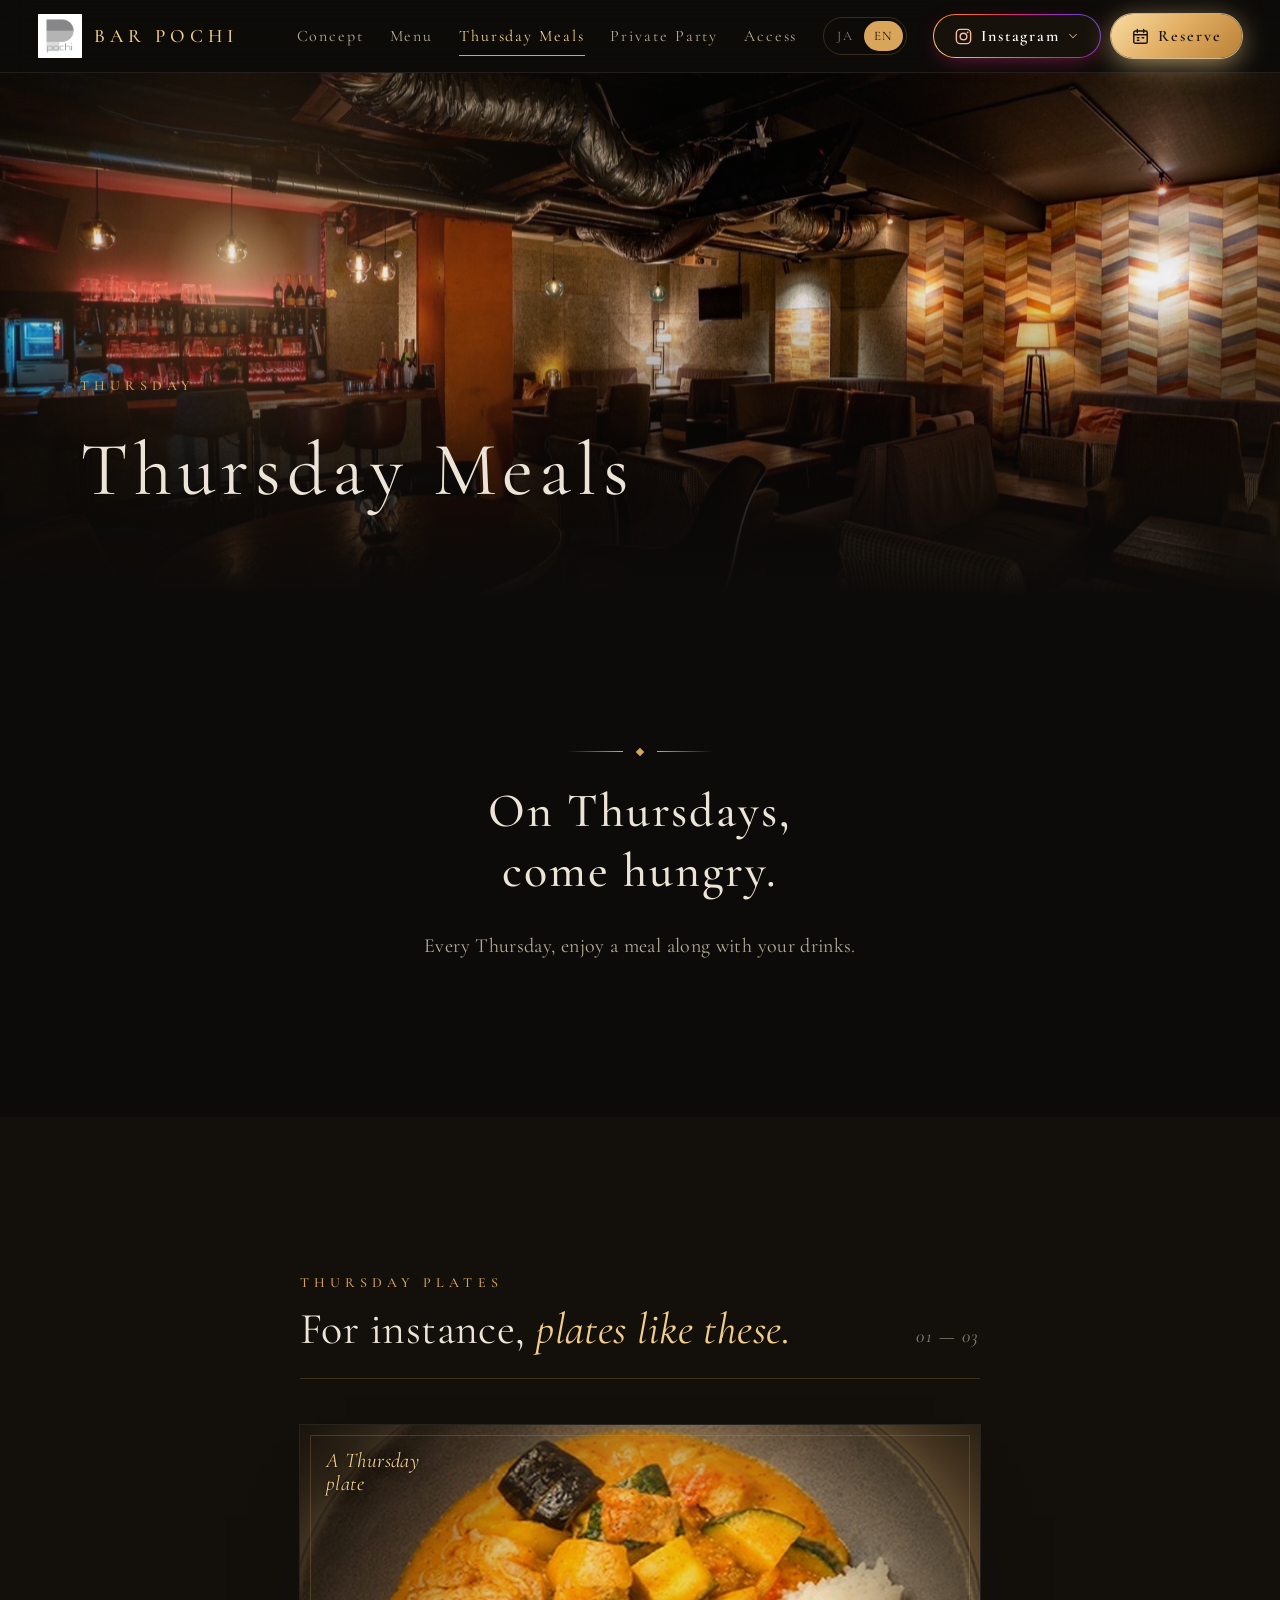
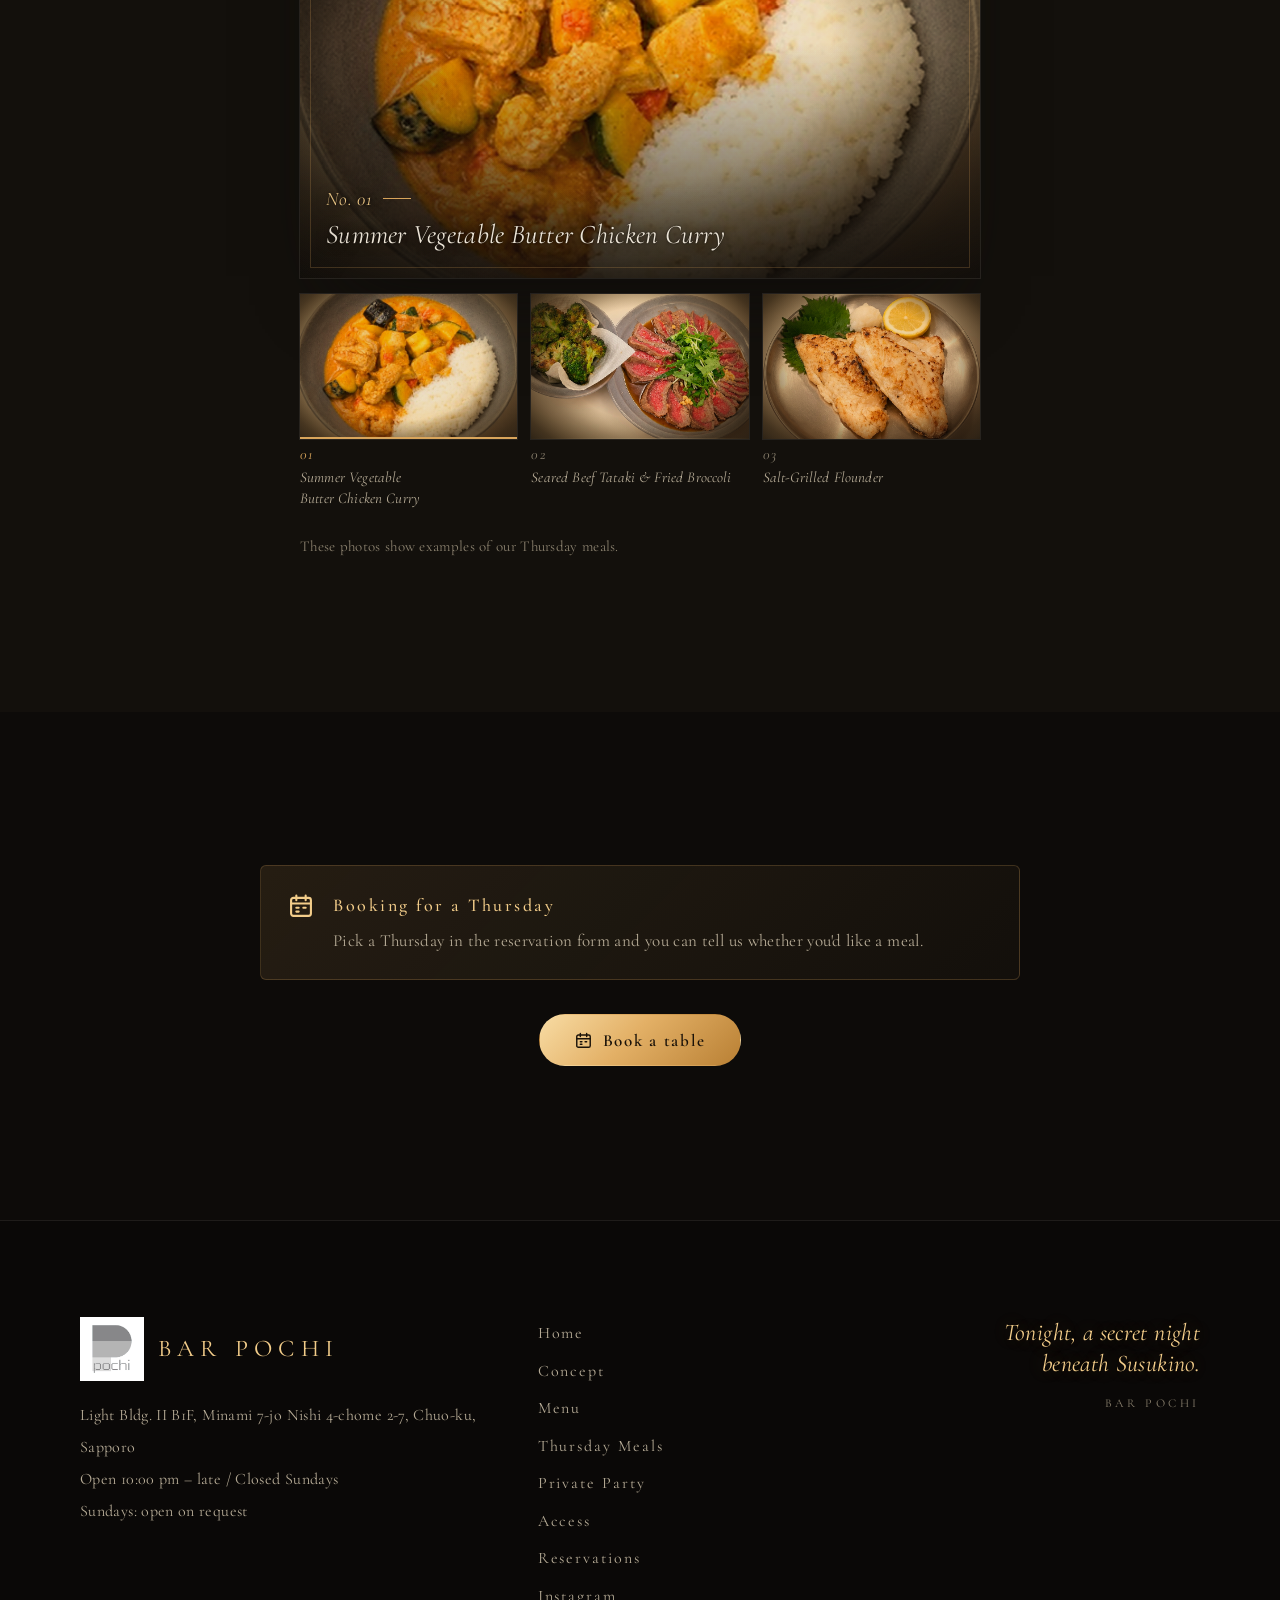
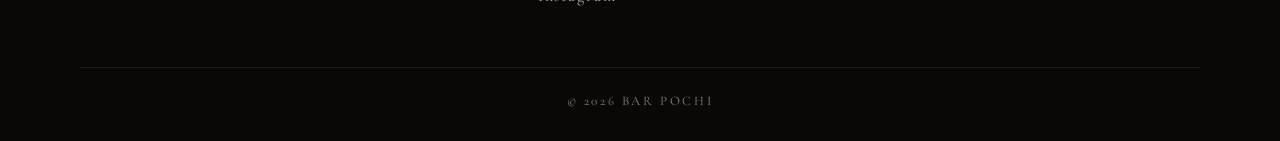
<file: thursday.html>
<!doctype html>
<html lang="ja" data-lang="ja" data-title-en="Thursday Meals | BAR POCHI Susukino">
<head>
<meta charset="utf-8">
<meta name="viewport" content="width=device-width, initial-scale=1, viewport-fit=cover">
<title>木曜ごはん｜BAR POCHI（すすきの）</title>
<meta name="description" content="BAR POCHIでは毎週木曜日、お食事（ご飯）もお楽しみいただけます。" data-en-content="Every Thursday, BAR POCHI also serves meals.">
<meta name="theme-color" content="#0d0b09">
<meta property="og:type" content="website">
<meta property="og:site_name" content="BAR POCHI">
<meta property="og:title" content="木曜ごはん｜BAR POCHI（すすきの）">
<meta property="og:description" content="BAR POCHIでは毎週木曜日、お食事（ご飯）もお楽しみいただけます。">
<meta property="og:locale" content="ja_JP">
<meta property="og:url" content="https://www.pochi-susukino.com/thursday.html">
<link rel="canonical" href="https://www.pochi-susukino.com/thursday.html">
<link rel="icon" href="assets/img/logo.jpg" type="image/jpeg">
<link rel="apple-touch-icon" href="assets/img/logo.jpg">
<link rel="preconnect" href="https://fonts.googleapis.com">
<link rel="preconnect" href="https://fonts.gstatic.com" crossorigin>
<link rel="stylesheet" href="https://fonts.googleapis.com/css2?family=Cormorant+Garamond:ital,wght@0,300;0,400;0,500;0,600;1,400&amp;family=Shippori+Mincho:wght@400;500;600&amp;display=swap">
<link rel="stylesheet" href="assets/css/style.css?v=20261006-3">
<script>(function(d){d.className+=' js';var l=null;try{l=new URLSearchParams(location.search).get('lang')||localStorage.getItem('pochi-lang')}catch(e){}if(l!=='ja'&&l!=='en'){l=/^ja\b/i.test(navigator.language||'ja')?'ja':'en'}d.setAttribute('data-lang',l);d.lang=l;setTimeout(function(){if(!window.PochiMain){d.classList.remove('js')}if(!window.PochiSparkle){d.classList.add('st-fallback')}},3000)})(document.documentElement);</script>
</head><body>
<a class="skip-link" href="#main"><span lang="ja">本文へ移動</span><span lang="en">Skip to content</span></a>
<header class="site-header">
  <div class="hdr-row">
    <a class="brand" href="index.html" aria-label="BAR POCHI トップページ" data-en-aria-label="BAR POCHI home">
      <img src="assets/img/logo.jpg" alt="" width="44" height="44">
      <span class="brand-name">BAR POCHI</span>
    </a>
    <nav class="gnav" id="gnav" aria-label="メインメニュー" data-en-aria-label="Main menu">
      <ul>
        <li class="nav-home"><a href="index.html"><span lang="ja">トップ</span><span lang="en">Home</span><span class="nav-en" aria-hidden="true">Home</span></a></li><li><a href="concept.html"><span lang="ja">コンセプト</span><span lang="en">Concept</span><span class="nav-en" aria-hidden="true">Concept</span></a></li><li><a href="menu.html"><span lang="ja">メニュー</span><span lang="en">Menu</span><span class="nav-en" aria-hidden="true">Menu</span></a></li><li><a href="thursday.html" aria-current="page"><span lang="ja">木曜ごはん</span><span lang="en">Thursday Meals</span><span class="nav-en" aria-hidden="true">Thursday Meals</span></a></li><li><a href="party.html"><span lang="ja">貸切・パーティー</span><span lang="en">Private Party</span><span class="nav-en" aria-hidden="true">Private Party</span></a></li><li><a href="access.html"><span lang="ja">アクセス</span><span lang="en">Access</span><span class="nav-en" aria-hidden="true">Access</span></a></li>
      </ul>
    </nav>
    <div class="lang-switch" role="group" aria-label="言語 / Language">
      <button type="button" data-set-lang="ja" aria-pressed="true">JA</button>
      <button type="button" data-set-lang="en" aria-pressed="false">EN</button>
    </div>
    <div class="cta-bar">
      <details class="insta-pick">
        <summary class="cta cta-insta" aria-label="Instagram（アカウントを選ぶ）" data-en-aria-label="Instagram (choose an account)"><svg viewBox="0 0 24 24" aria-hidden="true" fill="none" stroke="currentColor" stroke-width="1.8"><rect x="3" y="3" width="18" height="18" rx="5"/><circle cx="12" cy="12" r="4.2"/><circle cx="17.3" cy="6.7" r="1.1" fill="currentColor" stroke="none"/></svg><span>Instagram</span><svg class="insta-caret" viewBox="0 0 24 24" aria-hidden="true" fill="none" stroke="currentColor" stroke-width="1.8" stroke-linecap="round" stroke-linejoin="round"><path d="M6 9l6 6 6-6"/></svg></summary>
        <div class="insta-menu">
          <a href="https://www.instagram.com/bar_pochi_sapporo/" target="_blank" rel="noopener"><span class="im-label"><span lang="ja">お店のアカウント</span><span lang="en">Bar account</span></span><span class="im-handle">@bar_pochi_sapporo</span></a>
          <a href="https://www.instagram.com/__kiichanp__/" target="_blank" rel="noopener"><span class="im-label"><span lang="ja">個人アカウント</span><span lang="en">Personal account</span></span><span class="im-handle">@__kiichanp__</span></a>
        </div>
      </details>
      <a class="cta cta-reserve" href="reserve.html"><svg viewBox="0 0 24 24" aria-hidden="true" fill="none" stroke="currentColor" stroke-width="1.8" stroke-linecap="round"><rect x="3.5" y="5" width="17" height="15.5" rx="2"/><path d="M3.5 9.8h17M8 3v4M16 3v4"/><path d="M8 13.5h2M14 13.5h2M8 16.8h2"/></svg><span lang="ja">ご予約</span><span lang="en">Reserve</span></a>
    </div>
    <button type="button" class="nav-toggle" aria-controls="gnav" aria-expanded="false" aria-label="メニューを開く" data-en-aria-label="Open menu"><span></span><span></span></button>
  </div>
</header>

<main id="main">
  <section class="page-hero">
    <div class="lightup" style="--lx:18%;--ly:37%" data-light-on-load="200">
      <div class="px-frame"><img src="assets/img/hall-bar.jpg" alt="" data-parallax="0.12"></div>
    </div>
    <div class="container">
      <span class="eyebrow">Thursday</span>
      <h1 class="page-title"><span lang="ja">毎週木曜日のごはん</span><span lang="en">Thursday Meals</span></h1>
    </div>
  </section>

  <section class="section">
    <div class="container--narrow center reveal">
      <div class="ornament" aria-hidden="true"><i></i></div>
      <h2 class="h2"><span lang="ja">木曜日の夜は、<br>ごはんもどうぞ。</span><span lang="en">On Thursdays,<br>come hungry.</span></h2>
      <p lang="ja" class="lead">毎週木曜日は、お酒と一緒にお食事（ご飯）もお楽しみいただけます。</p><p lang="en" class="lead">Every Thursday, enjoy a meal along with your drinks.</p>
    </div>
  </section>

  <section class="section section--panel tg-slide" aria-labelledby="tg-slide-title">
    <div class="tg-slide__wrap">
      <header class="tg-slide__head reveal">
        <span class="eyebrow">Thursday Plates</span>
        <h2 class="tg-slide__heading" id="tg-slide-title"><span lang="ja"><span class="nw">たとえば、</span><span class="nw">こんな一皿を。</span></span><span lang="en">For instance, <em>plates like these.</em></span></h2>
        <span class="tg-slide__count" aria-hidden="true">01 — 03</span>
      </header>

      <figure class="tg-slide__figure reveal" style="--i:1">
        <div class="tg-slide__stage lightup" style="--lx:50%;--ly:-12%">
          <div class="tg-slide__shot tg-slide__shot--1">
            <img class="tg-slide__img" src="assets/img/thursday-1.jpg" width="960" height="640" loading="lazy" decoding="async" alt="夏野菜のバターチキンカレー" data-en-alt="Summer Vegetable Butter Chicken Curry">
            <p class="tg-slide__caption" aria-hidden="true"><span class="tg-slide__no">No. 01</span><span class="tg-slide__name"><span lang="ja"><span class="nw">夏野菜の</span><span class="nw">バターチキンカレー</span></span><span lang="en">Summer Vegetable Butter Chicken Curry</span></span></p>
          </div>
          <div class="tg-slide__shot tg-slide__shot--2">
            <img class="tg-slide__img" src="assets/img/thursday-2.jpg" width="801" height="508" loading="lazy" decoding="async" alt="牛肉のたたきとブロッコリーの唐揚げ" data-en-alt="Seared Beef Tataki &amp; Fried Broccoli">
            <p class="tg-slide__caption" aria-hidden="true"><span class="tg-slide__no">No. 02</span><span class="tg-slide__name"><span lang="ja"><span class="nw">牛肉のたたきと</span><span class="nw">ブロッコリーの唐揚げ</span></span><span lang="en">Seared Beef Tataki &amp; Fried Broccoli</span></span></p>
          </div>
          <div class="tg-slide__shot tg-slide__shot--3">
            <img class="tg-slide__img" src="assets/img/thursday-3.jpg" width="800" height="512" loading="lazy" decoding="async" alt="カレイの塩焼き" data-en-alt="Salt-Grilled Flounder">
            <p class="tg-slide__caption" aria-hidden="true"><span class="tg-slide__no">No. 03</span><span class="tg-slide__name"><span lang="ja">カレイの塩焼き</span><span lang="en">Salt-Grilled Flounder</span></span></p>
          </div>
          <p class="tg-slide__mark" aria-hidden="true"><span lang="ja">木曜日の一皿</span><span lang="en">A Thursday plate</span></p>
          <span class="tg-slide__time" aria-hidden="true"></span>
        </div>

        <!-- 目次：上のスクリーンと同じ三枚（読み上げは上の写真で足りるので、ここは飾り扱い） -->
        <ol class="tg-slide__strip" aria-hidden="true">
          <li class="tg-slide__thumb tg-slide__thumb--1"><span class="tg-slide__thumb-frame"><img src="assets/img/thursday-1.jpg" width="960" height="640" loading="lazy" decoding="async" alt=""></span><span class="tg-slide__thumb-no">01</span><span class="tg-slide__thumb-name"><span lang="ja"><span class="nw">夏野菜の</span><span class="nw">バターチキンカレー</span></span><span lang="en">Summer Vegetable Butter Chicken Curry</span></span></li>
          <li class="tg-slide__thumb tg-slide__thumb--2"><span class="tg-slide__thumb-frame"><img src="assets/img/thursday-2.jpg" width="801" height="508" loading="lazy" decoding="async" alt=""></span><span class="tg-slide__thumb-no">02</span><span class="tg-slide__thumb-name"><span lang="ja"><span class="nw">牛肉のたたきと</span><span class="nw">ブロッコリーの唐揚げ</span></span><span lang="en">Seared Beef Tataki &amp; Fried Broccoli</span></span></li>
          <li class="tg-slide__thumb tg-slide__thumb--3"><span class="tg-slide__thumb-frame"><img src="assets/img/thursday-3.jpg" width="800" height="512" loading="lazy" decoding="async" alt=""></span><span class="tg-slide__thumb-no">03</span><span class="tg-slide__thumb-name"><span lang="ja">カレイの塩焼き</span><span lang="en">Salt-Grilled Flounder</span></span></li>
        </ol>

        <figcaption class="tg-slide__note"><span lang="ja"><span class="nw">※写真は、</span><span class="nw">木曜日にお出しする</span><span class="nw">お食事の一例です。</span></span><span lang="en">These photos show examples of our Thursday meals.</span></figcaption>
      </figure>
    </div>
  </section>

  <section class="section">
    <div class="container--narrow">
      <div class="callout reveal">
        <svg viewBox="0 0 24 24" aria-hidden="true" fill="none" stroke="currentColor" stroke-width="1.8" stroke-linecap="round"><rect x="3.5" y="5" width="17" height="15.5" rx="2"/><path d="M3.5 9.8h17M8 3v4M16 3v4"/><path d="M8 13.5h2M14 13.5h2M8 16.8h2"/></svg>
        <div>
          <strong lang="ja">木曜日のご予約について</strong><strong lang="en">Booking for a Thursday</strong>
          <p lang="ja">予約フォームで来店日に木曜日を選ぶと「お食事（ご飯）のご希望」を選択できます。</p><p lang="en">Pick a Thursday in the reservation form and you can tell us whether you'd like a meal.</p>
        </div>
      </div>
      <p class="center" style="margin-top:34px"><a class="btn btn--solid" href="reserve.html"><svg viewBox="0 0 24 24" aria-hidden="true" fill="none" stroke="currentColor" stroke-width="1.8" stroke-linecap="round"><rect x="3.5" y="5" width="17" height="15.5" rx="2"/><path d="M3.5 9.8h17M8 3v4M16 3v4"/><path d="M8 13.5h2M14 13.5h2M8 16.8h2"/></svg><span lang="ja">予約フォームへ</span><span lang="en">Book a table</span></a></p>
    </div>
  </section>
</main>
<footer class="site-footer">
  <div class="footer-grid">
    <div>
      <a class="footer-brand" href="index.html"><img src="assets/img/logo.jpg" alt="" width="64" height="64"><span>BAR POCHI</span></a>
      <p class="footer-info">
        <span lang="ja">札幌市中央区南7条西4丁目2-7 ライトビルⅡ 地下1階</span><span lang="en">Light Bldg. II B1F, Minami 7-jo Nishi 4-chome 2-7, Chuo-ku, Sapporo</span><br>
        <span lang="ja">営業時間 22:00〜ラスト／定休日 日曜日</span><span lang="en">Open 10:00 pm – late / Closed Sundays</span><br>
        <span lang="ja">※日曜日もご相談により営業いたします</span><span lang="en">Sundays: open on request</span>
      </p>
    </div>
    <nav class="footer-nav" aria-label="フッターメニュー" data-en-aria-label="Footer menu"><ul><li><a href="index.html"><span lang="ja">トップ</span><span lang="en">Home</span></a></li><li><a href="concept.html"><span lang="ja">コンセプト</span><span lang="en">Concept</span></a></li><li><a href="menu.html"><span lang="ja">メニュー</span><span lang="en">Menu</span></a></li><li><a href="thursday.html"><span lang="ja">木曜ごはん</span><span lang="en">Thursday Meals</span></a></li><li><a href="party.html"><span lang="ja">貸切・パーティー</span><span lang="en">Private Party</span></a></li><li><a href="access.html"><span lang="ja">アクセス</span><span lang="en">Access</span></a></li><li><a href="reserve.html"><span lang="ja">ご予約</span><span lang="en">Reservations</span></a></li><li><a href="https://www.instagram.com/__kiichanp__/" target="_blank" rel="noopener">Instagram</a></li></ul></nav>
    <div class="footer-copy">
      <p class="footer-vertical"><span lang="ja"><span>今夜すすきのの足元に、</span><span>ひそかな夜を。</span></span><span lang="en">Tonight, a secret night<br>beneath Susukino.</span></p>
      <span class="footer-seal">BAR POCHI</span>
    </div>
  </div>
  <p class="copyright">&copy; <span data-year>2026</span> BAR POCHI</p>
</footer>
<script src="assets/js/main.js?v=20261006-3" defer></script>
</body>
</html>
</file>
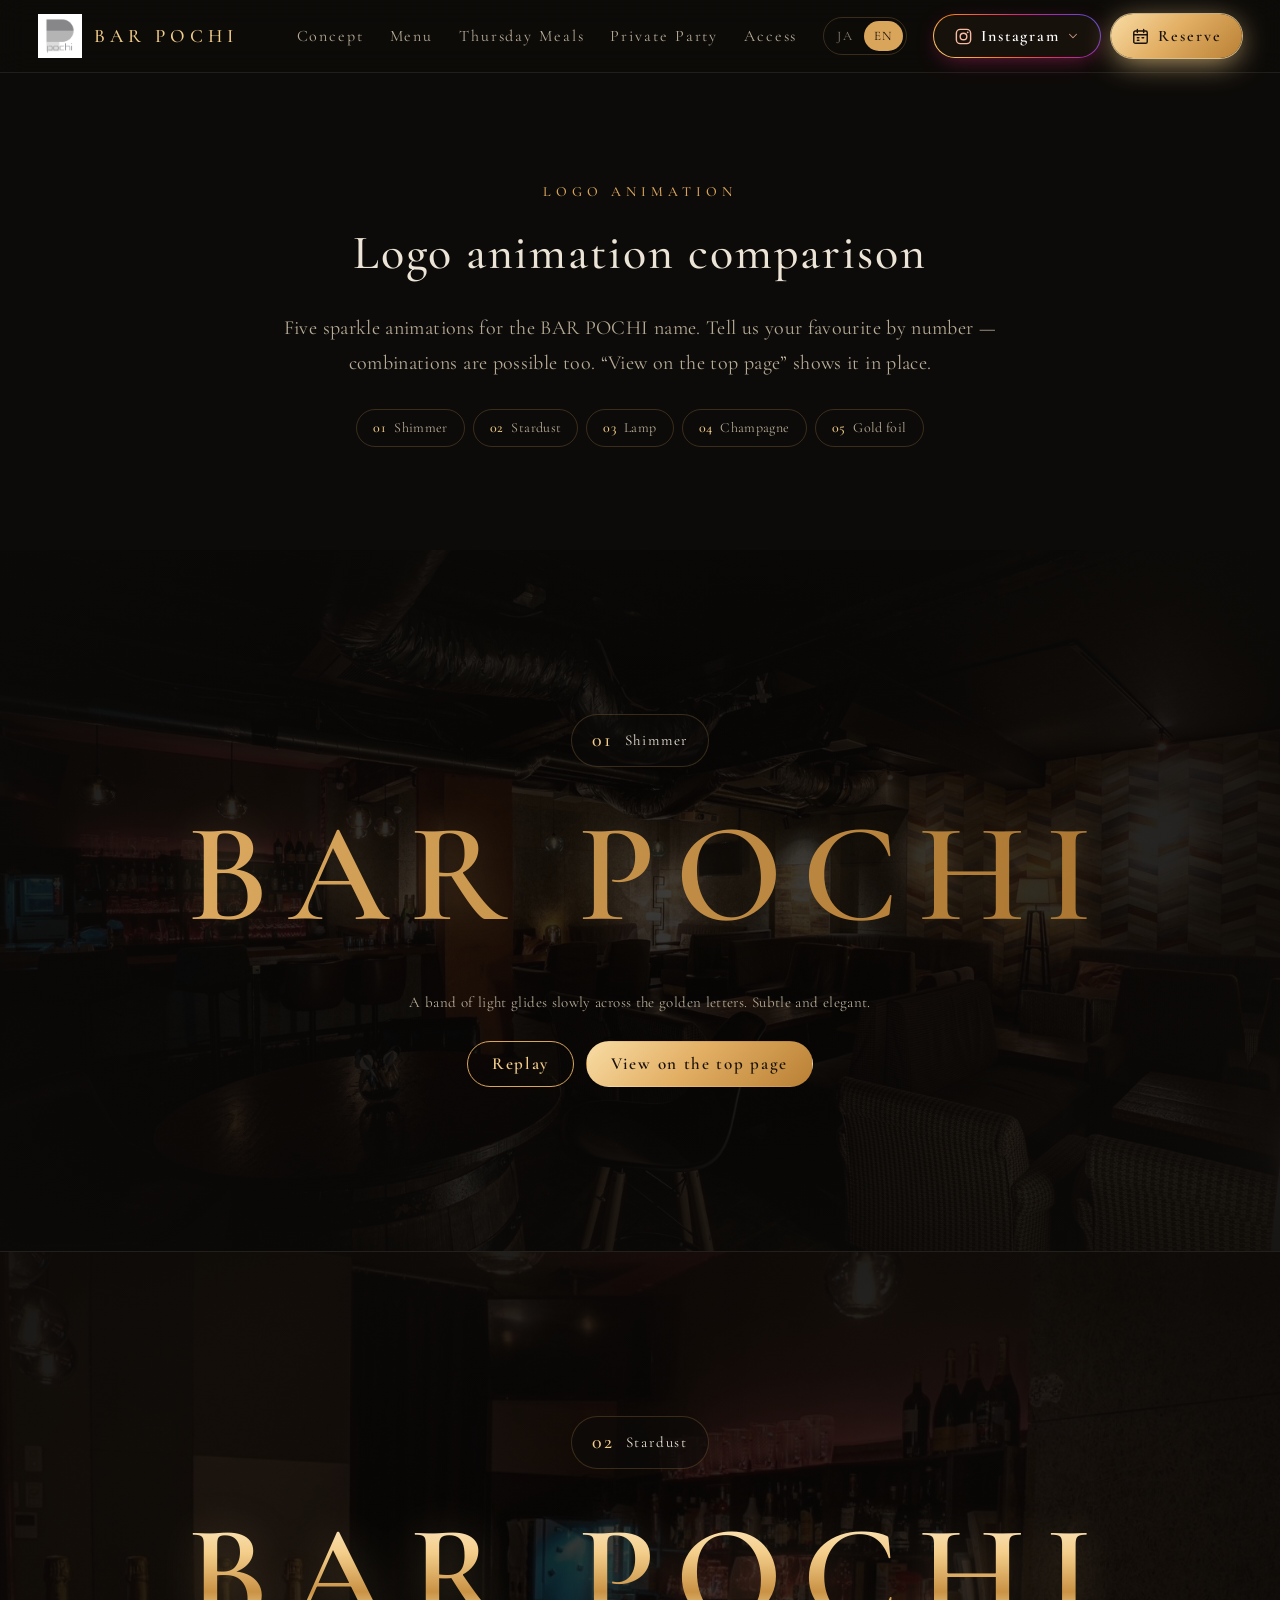
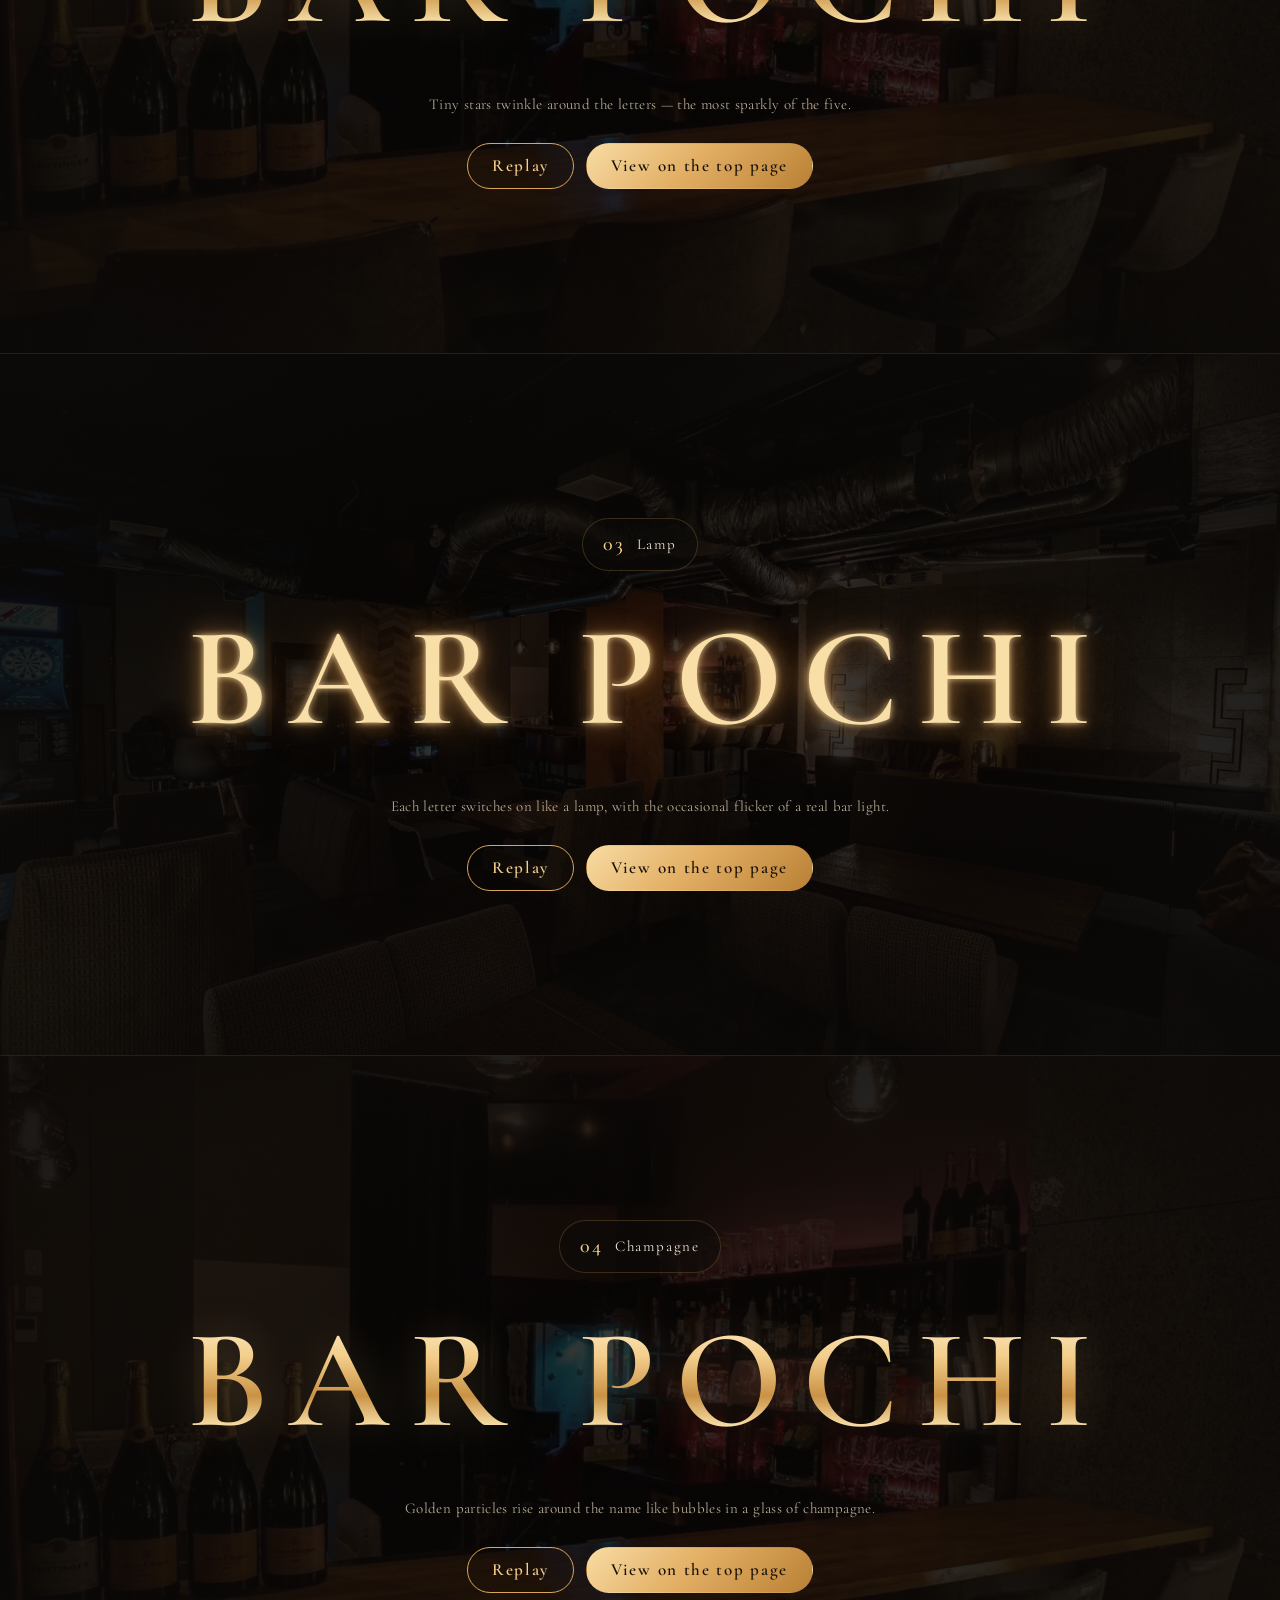
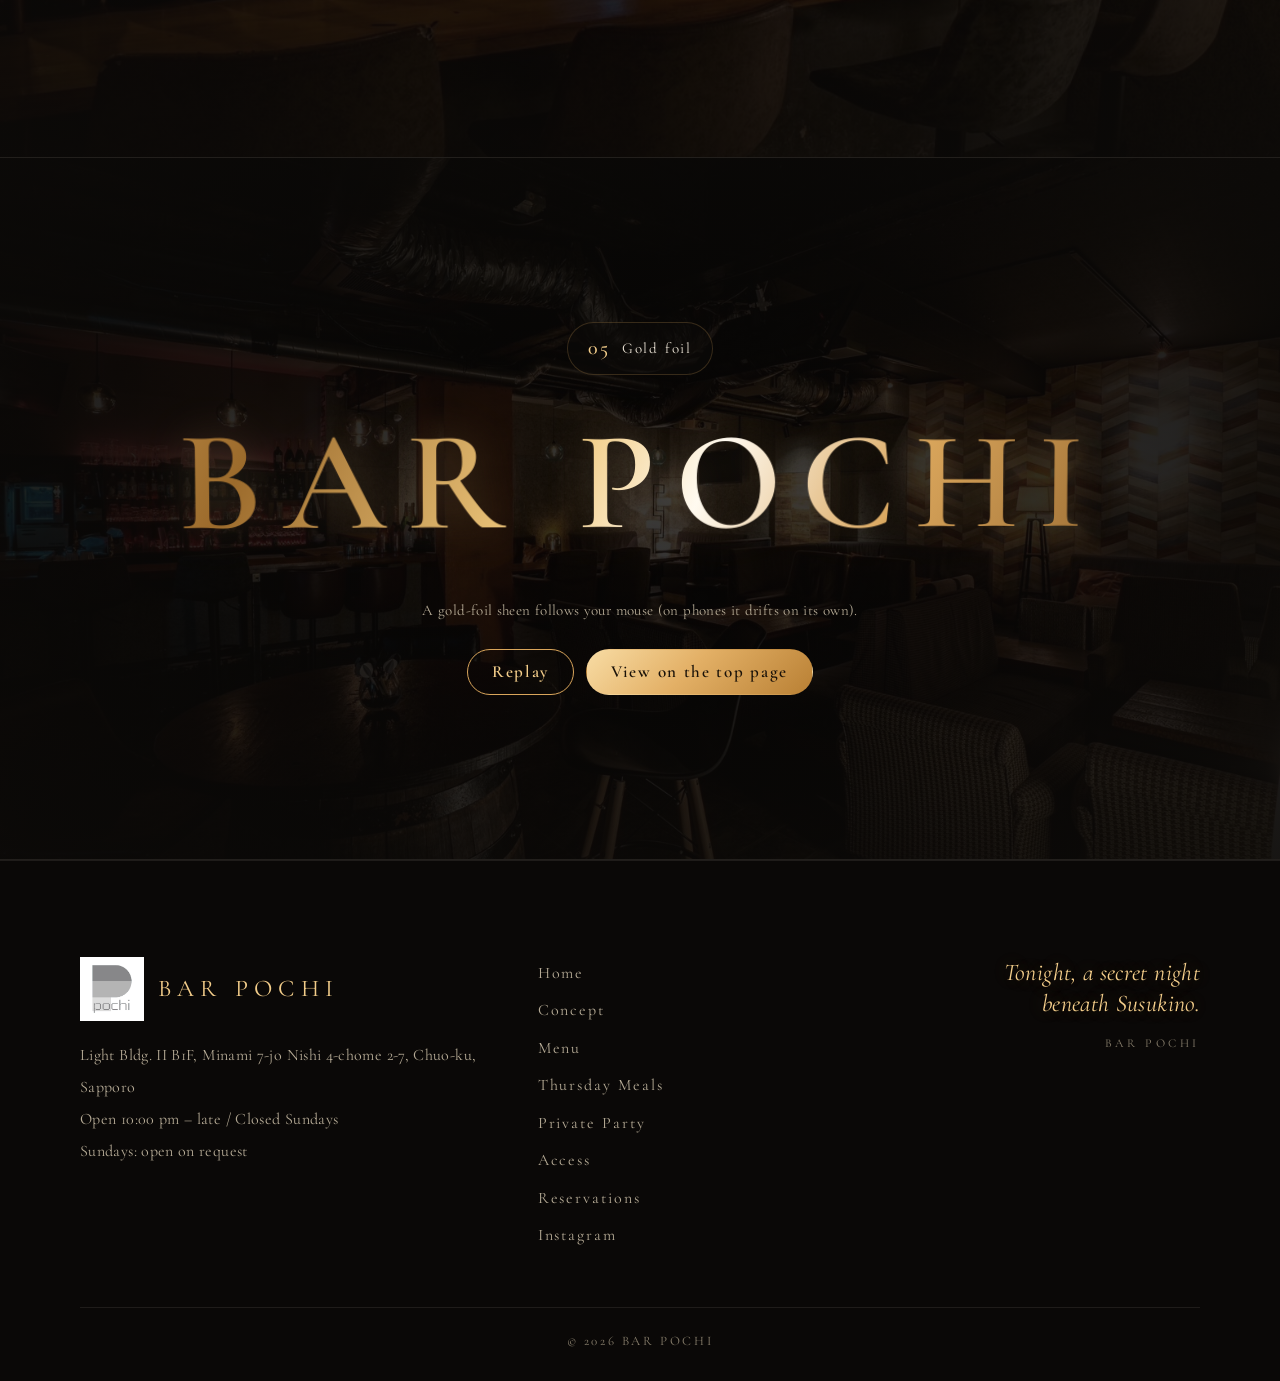
<file: title-patterns.html>
<!doctype html>
<html lang="ja" data-lang="ja" data-title-en="Logo animation comparison | BAR POCHI">
<head>
<meta charset="utf-8">
<meta name="viewport" content="width=device-width, initial-scale=1, viewport-fit=cover">
<title>店名アニメーション比較｜BAR POCHI</title>
<meta name="description" content="BAR POCHI 店名アニメーションの比較ページ（確認用）" data-en-content="Comparison of logo animations (for review)">
<meta name="theme-color" content="#0d0b09">
<meta property="og:type" content="website">
<meta property="og:site_name" content="BAR POCHI">
<meta property="og:title" content="店名アニメーション比較｜BAR POCHI">
<meta property="og:description" content="BAR POCHI 店名アニメーションの比較ページ（確認用）">
<meta property="og:locale" content="ja_JP">
<meta name="robots" content="noindex">
<link rel="icon" href="assets/img/logo.jpg" type="image/jpeg">
<link rel="apple-touch-icon" href="assets/img/logo.jpg">
<link rel="preconnect" href="https://fonts.googleapis.com">
<link rel="preconnect" href="https://fonts.gstatic.com" crossorigin>
<link rel="stylesheet" href="https://fonts.googleapis.com/css2?family=Cormorant+Garamond:ital,wght@0,300;0,400;0,500;0,600;1,400&amp;family=Shippori+Mincho:wght@400;500;600&amp;display=swap">
<link rel="stylesheet" href="assets/css/style.css?v=20261006-3">
<script>(function(d){d.className+=' js';var l=null;try{l=new URLSearchParams(location.search).get('lang')||localStorage.getItem('pochi-lang')}catch(e){}if(l!=='ja'&&l!=='en'){l=/^ja\b/i.test(navigator.language||'ja')?'ja':'en'}d.setAttribute('data-lang',l);d.lang=l;setTimeout(function(){if(!window.PochiMain){d.classList.remove('js')}if(!window.PochiSparkle){d.classList.add('st-fallback')}},3000)})(document.documentElement);</script>
</head><body>
<a class="skip-link" href="#main"><span lang="ja">本文へ移動</span><span lang="en">Skip to content</span></a>
<header class="site-header">
  <div class="hdr-row">
    <a class="brand" href="index.html" aria-label="BAR POCHI トップページ" data-en-aria-label="BAR POCHI home">
      <img src="assets/img/logo.jpg" alt="" width="44" height="44">
      <span class="brand-name">BAR POCHI</span>
    </a>
    <nav class="gnav" id="gnav" aria-label="メインメニュー" data-en-aria-label="Main menu">
      <ul>
        <li class="nav-home"><a href="index.html"><span lang="ja">トップ</span><span lang="en">Home</span><span class="nav-en" aria-hidden="true">Home</span></a></li><li><a href="concept.html"><span lang="ja">コンセプト</span><span lang="en">Concept</span><span class="nav-en" aria-hidden="true">Concept</span></a></li><li><a href="menu.html"><span lang="ja">メニュー</span><span lang="en">Menu</span><span class="nav-en" aria-hidden="true">Menu</span></a></li><li><a href="thursday.html"><span lang="ja">木曜ごはん</span><span lang="en">Thursday Meals</span><span class="nav-en" aria-hidden="true">Thursday Meals</span></a></li><li><a href="party.html"><span lang="ja">貸切・パーティー</span><span lang="en">Private Party</span><span class="nav-en" aria-hidden="true">Private Party</span></a></li><li><a href="access.html"><span lang="ja">アクセス</span><span lang="en">Access</span><span class="nav-en" aria-hidden="true">Access</span></a></li>
      </ul>
    </nav>
    <div class="lang-switch" role="group" aria-label="言語 / Language">
      <button type="button" data-set-lang="ja" aria-pressed="true">JA</button>
      <button type="button" data-set-lang="en" aria-pressed="false">EN</button>
    </div>
    <div class="cta-bar">
      <details class="insta-pick">
        <summary class="cta cta-insta" aria-label="Instagram（アカウントを選ぶ）" data-en-aria-label="Instagram (choose an account)"><svg viewBox="0 0 24 24" aria-hidden="true" fill="none" stroke="currentColor" stroke-width="1.8"><rect x="3" y="3" width="18" height="18" rx="5"/><circle cx="12" cy="12" r="4.2"/><circle cx="17.3" cy="6.7" r="1.1" fill="currentColor" stroke="none"/></svg><span>Instagram</span><svg class="insta-caret" viewBox="0 0 24 24" aria-hidden="true" fill="none" stroke="currentColor" stroke-width="1.8" stroke-linecap="round" stroke-linejoin="round"><path d="M6 9l6 6 6-6"/></svg></summary>
        <div class="insta-menu">
          <a href="https://www.instagram.com/bar_pochi_sapporo/" target="_blank" rel="noopener"><span class="im-label"><span lang="ja">お店のアカウント</span><span lang="en">Bar account</span></span><span class="im-handle">@bar_pochi_sapporo</span></a>
          <a href="https://www.instagram.com/__kiichanp__/" target="_blank" rel="noopener"><span class="im-label"><span lang="ja">個人アカウント</span><span lang="en">Personal account</span></span><span class="im-handle">@__kiichanp__</span></a>
        </div>
      </details>
      <a class="cta cta-reserve" href="reserve.html"><svg viewBox="0 0 24 24" aria-hidden="true" fill="none" stroke="currentColor" stroke-width="1.8" stroke-linecap="round"><rect x="3.5" y="5" width="17" height="15.5" rx="2"/><path d="M3.5 9.8h17M8 3v4M16 3v4"/><path d="M8 13.5h2M14 13.5h2M8 16.8h2"/></svg><span lang="ja">ご予約</span><span lang="en">Reserve</span></a>
    </div>
    <button type="button" class="nav-toggle" aria-controls="gnav" aria-expanded="false" aria-label="メニューを開く" data-en-aria-label="Open menu"><span></span><span></span></button>
  </div>
</header>

<main id="main">
  <section class="section section--tight">
    <div class="container--narrow center">
      <span class="eyebrow">Logo animation</span>
      <h1 class="h2"><span lang="ja">店名アニメーション 比較</span><span lang="en">Logo animation comparison</span></h1>
      <p lang="ja" class="lead">店名「BAR POCHI」のキラキラ演出を5パターン並べています。気に入ったものを番号で教えてください（組み合わせも可能です）。「トップページで見る」を押すと、実際のトップページでその演出を確認できます。</p><p lang="en" class="lead">Five sparkle animations for the BAR POCHI name. Tell us your favourite by number — combinations are possible too. “View on the top page” shows it in place.</p>
      <nav class="pattern-index" aria-label="パターン一覧" data-en-aria-label="Patterns">
        <a href="#pattern-shimmer"><b>01</b><span lang="ja">シマー</span><span lang="en">Shimmer</span></a><a href="#pattern-stars"><b>02</b><span lang="ja">スターダスト</span><span lang="en">Stardust</span></a><a href="#pattern-lamp"><b>03</b><span lang="ja">ランプ</span><span lang="en">Lamp</span></a><a href="#pattern-bubbles"><b>04</b><span lang="ja">シャンパン</span><span lang="en">Champagne</span></a><a href="#pattern-foil"><b>05</b><span lang="ja">金箔</span><span lang="en">Gold foil</span></a>
      </nav>
    </div>
  </section>
  <section class="pattern" id="pattern-shimmer">
    <div class="bg"><img src="assets/img/hall-bar.jpg" alt="" loading="lazy"></div>
    <div>
      <span class="pattern-label"><b>01</b><span lang="ja">シマー</span><span lang="en">Shimmer</span></span>
      <div>
        <h2 class="sparkle-title" id="p-shimmer" data-sparkle="shimmer" data-sparkle-delay="200">
          <span class="sr-only">BAR POCHI</span>
          <span class="st-text" aria-hidden="true">BAR POCHI</span>
        </h2>
      </div>
      <p lang="ja" class="pattern-desc">金色の文字の上を、光の帯がゆっくりと流れます。上品で控えめな輝き。</p><p lang="en" class="pattern-desc">A band of light glides slowly across the golden letters. Subtle and elegant.</p>
      <div class="pattern-actions">
        <button type="button" class="btn" data-replay="#p-shimmer"><span lang="ja">もう一度再生</span><span lang="en">Replay</span></button>
        <a class="btn btn--solid" href="index.html?sparkle=shimmer"><span lang="ja">トップページで見る</span><span lang="en">View on the top page</span></a>
      </div>
    </div>
  </section><section class="pattern" id="pattern-stars">
    <div class="bg"><img src="assets/img/counter.jpg" alt="" loading="lazy"></div>
    <div>
      <span class="pattern-label"><b>02</b><span lang="ja">スターダスト</span><span lang="en">Stardust</span></span>
      <div>
        <h2 class="sparkle-title" id="p-stars" data-sparkle="stars" data-sparkle-delay="200">
          <span class="sr-only">BAR POCHI</span>
          <span class="st-text" aria-hidden="true">BAR POCHI</span>
        </h2>
      </div>
      <p lang="ja" class="pattern-desc">文字のまわりで小さな星がきらめきます。「キラキラ感」がいちばん強いパターンです。</p><p lang="en" class="pattern-desc">Tiny stars twinkle around the letters — the most sparkly of the five.</p>
      <div class="pattern-actions">
        <button type="button" class="btn" data-replay="#p-stars"><span lang="ja">もう一度再生</span><span lang="en">Replay</span></button>
        <a class="btn btn--solid" href="index.html?sparkle=stars"><span lang="ja">トップページで見る</span><span lang="en">View on the top page</span></a>
      </div>
    </div>
  </section><section class="pattern" id="pattern-lamp">
    <div class="bg"><img src="assets/img/hall-sofa.jpg" alt="" loading="lazy"></div>
    <div>
      <span class="pattern-label"><b>03</b><span lang="ja">ランプ</span><span lang="en">Lamp</span></span>
      <div>
        <h2 class="sparkle-title" id="p-lamp" data-sparkle="lamp" data-sparkle-delay="200">
          <span class="sr-only">BAR POCHI</span>
          <span class="st-text" aria-hidden="true">BAR POCHI</span>
        </h2>
      </div>
      <p lang="ja" class="pattern-desc">照明が灯るように、一文字ずつ明かりがともります。ときどき揺らぐ灯りがバーらしい雰囲気に。</p><p lang="en" class="pattern-desc">Each letter switches on like a lamp, with the occasional flicker of a real bar light.</p>
      <div class="pattern-actions">
        <button type="button" class="btn" data-replay="#p-lamp"><span lang="ja">もう一度再生</span><span lang="en">Replay</span></button>
        <a class="btn btn--solid" href="index.html?sparkle=lamp"><span lang="ja">トップページで見る</span><span lang="en">View on the top page</span></a>
      </div>
    </div>
  </section><section class="pattern" id="pattern-bubbles">
    <div class="bg"><img src="assets/img/counter.jpg" alt="" loading="lazy"></div>
    <div>
      <span class="pattern-label"><b>04</b><span lang="ja">シャンパン</span><span lang="en">Champagne</span></span>
      <div>
        <h2 class="sparkle-title" id="p-bubbles" data-sparkle="bubbles" data-sparkle-delay="200">
          <span class="sr-only">BAR POCHI</span>
          <span class="st-text" aria-hidden="true">BAR POCHI</span>
        </h2>
      </div>
      <p lang="ja" class="pattern-desc">シャンパンの泡のような金色の粒が、文字のまわりを立ちのぼります。</p><p lang="en" class="pattern-desc">Golden particles rise around the name like bubbles in a glass of champagne.</p>
      <div class="pattern-actions">
        <button type="button" class="btn" data-replay="#p-bubbles"><span lang="ja">もう一度再生</span><span lang="en">Replay</span></button>
        <a class="btn btn--solid" href="index.html?sparkle=bubbles"><span lang="ja">トップページで見る</span><span lang="en">View on the top page</span></a>
      </div>
    </div>
  </section><section class="pattern" id="pattern-foil">
    <div class="bg"><img src="assets/img/hall-bar.jpg" alt="" loading="lazy"></div>
    <div>
      <span class="pattern-label"><b>05</b><span lang="ja">金箔</span><span lang="en">Gold foil</span></span>
      <div>
        <h2 class="sparkle-title" id="p-foil" data-sparkle="foil" data-sparkle-delay="200">
          <span class="sr-only">BAR POCHI</span>
          <span class="st-text" aria-hidden="true">BAR POCHI</span>
        </h2>
      </div>
      <p lang="ja" class="pattern-desc">金箔のような光沢が、マウスの動きに合わせて揺らめきます（スマホでは自動でゆっくり動きます）。</p><p lang="en" class="pattern-desc">A gold-foil sheen follows your mouse (on phones it drifts on its own).</p>
      <div class="pattern-actions">
        <button type="button" class="btn" data-replay="#p-foil"><span lang="ja">もう一度再生</span><span lang="en">Replay</span></button>
        <a class="btn btn--solid" href="index.html?sparkle=foil"><span lang="ja">トップページで見る</span><span lang="en">View on the top page</span></a>
      </div>
    </div>
  </section>
</main>
<footer class="site-footer">
  <div class="footer-grid">
    <div>
      <a class="footer-brand" href="index.html"><img src="assets/img/logo.jpg" alt="" width="64" height="64"><span>BAR POCHI</span></a>
      <p class="footer-info">
        <span lang="ja">札幌市中央区南7条西4丁目2-7 ライトビルⅡ 地下1階</span><span lang="en">Light Bldg. II B1F, Minami 7-jo Nishi 4-chome 2-7, Chuo-ku, Sapporo</span><br>
        <span lang="ja">営業時間 22:00〜ラスト／定休日 日曜日</span><span lang="en">Open 10:00 pm – late / Closed Sundays</span><br>
        <span lang="ja">※日曜日もご相談により営業いたします</span><span lang="en">Sundays: open on request</span>
      </p>
    </div>
    <nav class="footer-nav" aria-label="フッターメニュー" data-en-aria-label="Footer menu"><ul><li><a href="index.html"><span lang="ja">トップ</span><span lang="en">Home</span></a></li><li><a href="concept.html"><span lang="ja">コンセプト</span><span lang="en">Concept</span></a></li><li><a href="menu.html"><span lang="ja">メニュー</span><span lang="en">Menu</span></a></li><li><a href="thursday.html"><span lang="ja">木曜ごはん</span><span lang="en">Thursday Meals</span></a></li><li><a href="party.html"><span lang="ja">貸切・パーティー</span><span lang="en">Private Party</span></a></li><li><a href="access.html"><span lang="ja">アクセス</span><span lang="en">Access</span></a></li><li><a href="reserve.html"><span lang="ja">ご予約</span><span lang="en">Reservations</span></a></li><li><a href="https://www.instagram.com/__kiichanp__/" target="_blank" rel="noopener">Instagram</a></li></ul></nav>
    <div class="footer-copy">
      <p class="footer-vertical"><span lang="ja"><span>今夜すすきのの足元に、</span><span>ひそかな夜を。</span></span><span lang="en">Tonight, a secret night<br>beneath Susukino.</span></p>
      <span class="footer-seal">BAR POCHI</span>
    </div>
  </div>
  <p class="copyright">&copy; <span data-year>2026</span> BAR POCHI</p>
</footer>
<script src="assets/js/main.js?v=20261006-3" defer></script>
<script src="assets/js/sparkle.js?v=20261006-3" defer></script>
</body>
</html>
</file>
<file: assets/css/style.css>
/* =========================================================
   BAR POCHI — style.css
   ダーク × 琥珀色 / しっぽり明朝 + Cormorant Garamond
   ========================================================= */

/* ---------- Tokens ---------- */
:root {
  --bg: #0d0b09;
  --bg-2: #13100c;
  --panel: #1a1611;
  --panel-2: #221c15;
  --line: rgba(217, 165, 91, 0.22);
  --line-soft: rgba(236, 228, 214, 0.09);
  --text: #ece4d6;
  --text-dim: #b6ab96;
  --text-faint: #8a806e;
  --amber: #d9a55b;
  --amber-hi: #f3cd8a;
  --amber-lo: #9c6b2c;
  --danger: #f0a084;

  --ff-ja: "Shippori Mincho", "Hiragino Mincho ProN", "Yu Mincho", "YuMincho", serif;
  --ff-en: "Cormorant Garamond", "Shippori Mincho", "Times New Roman", serif;

  --header-h: 72px;
  --gutter: clamp(16px, 5vw, 64px);
  --ease: cubic-bezier(0.22, 0.61, 0.36, 1);
  --ease-out: cubic-bezier(0.16, 1, 0.3, 1);

  color-scheme: dark;
}
@media (max-width: 1023.98px) {
  :root { --header-h: 116px; }
}

/* ---------- Base ---------- */
*, *::before, *::after { box-sizing: border-box; }
html {
  -webkit-text-size-adjust: 100%;
  scroll-padding-top: calc(var(--header-h) + 16px);
}
@media (prefers-reduced-motion: no-preference) {
  html { scroll-behavior: smooth; }
}
body {
  margin: 0;
  padding-top: var(--header-h);
  background: var(--bg);
  color: var(--text);
  font-family: var(--ff-ja);
  font-size: 16px;
  line-height: 1.95;
  letter-spacing: 0.05em;
  font-feature-settings: "palt" 1;
  -webkit-font-smoothing: antialiased;
  overflow-x: hidden;
}
html[data-lang="en"] body {
  font-family: var(--ff-en);
  font-size: 18px;
  letter-spacing: 0.02em;
  line-height: 1.75;
}
[hidden] { display: none !important; }
img { max-width: 100%; display: block; }
a { color: inherit; text-decoration: none; }
p { margin: 0 0 1.2em; }
p:last-child { margin-bottom: 0; }
h1, h2, h3, h4 { margin: 0; font-weight: 500; }
ul, ol { margin: 0; padding: 0; list-style: none; }
button { font: inherit; color: inherit; }
::selection { background: rgba(217, 165, 91, 0.35); color: #fff; }
:focus-visible { outline: 2px solid var(--amber-hi); outline-offset: 3px; }

.nw { white-space: nowrap; }
.sr-only {
  position: absolute !important; width: 1px; height: 1px; padding: 0; margin: -1px;
  overflow: hidden; clip: rect(0 0 0 0); white-space: nowrap; border: 0;
}
.skip-link {
  position: absolute; left: 12px; top: -60px; z-index: 100;
  background: var(--amber); color: #1a1209; padding: 8px 14px; border-radius: 6px;
}
.skip-link:focus { top: 12px; }

/* ---------- Language switching ---------- */
html[data-lang="ja"] body [lang="en"],
html[data-lang="en"] body [lang="ja"] { display: none !important; }

/* 仮の内容（あとで差し替える箇所）: 点線の下線で目印 */
.tbd { border-bottom: 1px dashed rgba(217, 165, 91, 0.6); }

/* ---------- Header ---------- */
.site-header {
  position: fixed; inset: 0 0 auto 0; z-index: 60;
  background: rgba(13, 11, 9, 0.82);
  -webkit-backdrop-filter: blur(14px) saturate(1.2);
  backdrop-filter: blur(14px) saturate(1.2);
  border-bottom: 1px solid var(--line-soft);
}
.hdr-row {
  max-width: 1440px; margin: 0 auto;
  height: 72px;
  padding: 0 clamp(16px, 3vw, 40px);
  display: flex; align-items: center; gap: clamp(14px, 2vw, 28px);
}
.brand { display: flex; align-items: center; gap: 12px; flex-shrink: 0; }
.brand img { width: 44px; height: 44px; }
.brand-name {
  font-family: var(--ff-en); font-size: 19px; font-weight: 500;
  letter-spacing: 0.26em; color: var(--amber-hi); white-space: nowrap;
}

.gnav { margin-left: auto; }
.gnav ul { display: flex; gap: clamp(16px, 2vw, 30px); }
.gnav a {
  position: relative; display: block; padding: 6px 0;
  font-size: 14px; letter-spacing: 0.14em; color: var(--text-dim); white-space: nowrap;
  transition: color 0.3s var(--ease);
}
html[data-lang="en"] .gnav a { font-size: 16px; letter-spacing: 0.12em; }
.gnav a::after {
  content: ""; position: absolute; left: 0; right: 0; bottom: 0; height: 1px;
  background: var(--amber); transform: scaleX(0); transform-origin: left;
  transition: transform 0.4s var(--ease);
}
.gnav a:hover, .gnav a[aria-current="page"] { color: var(--amber-hi); }
.gnav a:hover::after, .gnav a[aria-current="page"]::after { transform: scaleX(1); }

.lang-switch {
  display: inline-flex; flex-shrink: 0;
  border: 1px solid var(--line); border-radius: 999px; padding: 3px;
}
.lang-switch button {
  border: 0; background: transparent; cursor: pointer;
  font-family: var(--ff-en); font-size: 13px; letter-spacing: 0.14em;
  padding: 4px 10px; border-radius: 999px; color: var(--text-faint);
  transition: background 0.3s, color 0.3s;
}
.lang-switch button[aria-pressed="true"] { background: var(--amber); color: #1a1209; }

/* 常に表示する2つのボタン（Instagram / ご予約） */
.cta-bar { display: flex; gap: 10px; flex-shrink: 0; }
.cta {
  position: relative; overflow: hidden; isolation: isolate;
  display: inline-flex; align-items: center; justify-content: center; gap: 8px;
  height: 44px; padding: 0 20px; border-radius: 999px;
  font-size: 14px; font-weight: 600; letter-spacing: 0.12em; white-space: nowrap;
  transition: transform 0.25s var(--ease), box-shadow 0.25s var(--ease);
}
html[data-lang="en"] .cta { font-family: var(--ff-en); font-size: 16px; font-weight: 600; }
.cta svg { width: 19px; height: 19px; flex-shrink: 0; }
.cta:hover { transform: translateY(-1px); }
.cta:active { transform: translateY(0) scale(0.98); }
.cta-reserve {
  color: #1a1209;
  background: linear-gradient(135deg, #f8dca4 0%, #e3b066 45%, #b98034 100%);
  box-shadow: 0 0 0 1px rgba(248, 220, 164, 0.75), 0 6px 30px -4px rgba(243, 205, 138, 0.85);
}
.cta-insta {
  color: #fff;
  border: 1.5px solid transparent;
  background:
    linear-gradient(#17110c, #17110c) padding-box,
    linear-gradient(45deg, #feda75, #fa7e1e 30%, #d62976 60%, #962fbf 80%, #4f5bd5) border-box;
  box-shadow: 0 6px 22px -8px rgba(214, 41, 118, 0.6);
}
.cta-insta svg { color: #f7b9a0; }
.cta::after {
  content: ""; position: absolute; z-index: 1; top: -20%; bottom: -20%; left: -70%; width: 45%;
  background: linear-gradient(100deg, transparent, rgba(255, 255, 255, 0.55), transparent);
  transform: skewX(-20deg);
  animation: cta-shine 5.5s ease-in-out infinite;
  pointer-events: none;
}
.cta-insta::after { animation-delay: 0.6s; background: linear-gradient(100deg, transparent, rgba(255, 255, 255, 0.28), transparent); }
@keyframes cta-shine {
  0%, 62% { translate: 0 0; }
  82%, 100% { translate: 445% 0; }
}

.nav-toggle { display: none; }

/* Instagram：お店／個人のアカウントを選ぶ */
.insta-pick { position: relative; flex-shrink: 0; }
.insta-pick > summary { list-style: none; cursor: pointer; -webkit-user-select: none; user-select: none; }
.insta-pick > summary::-webkit-details-marker { display: none; }
.cta .insta-caret { width: 14px; height: 14px; margin-left: -2px; opacity: 0.8; transition: transform 0.3s var(--ease); }
.insta-pick[open] .insta-caret { transform: rotate(180deg); }
.insta-menu {
  position: absolute; top: calc(100% + 10px); right: 0; z-index: 80;
  display: grid; gap: 4px; min-width: 268px; padding: 8px; border-radius: 14px;
  background: rgba(20, 15, 11, 0.98); border: 1px solid var(--line);
  box-shadow: 0 18px 50px -12px rgba(0, 0, 0, 0.85);
  animation: insta-menu-in 0.28s var(--ease-out);
}
@keyframes insta-menu-in { from { opacity: 0; transform: translateY(-6px); } }
.insta-menu a { display: grid; gap: 2px; padding: 12px 14px; border-radius: 10px; transition: background 0.25s; }
.insta-menu a:hover, .insta-menu a:focus-visible { background: rgba(217, 165, 91, 0.12); }
.im-label { font-size: 12px; letter-spacing: 0.14em; color: var(--amber); }
.im-handle { font-family: var(--ff-en); font-size: 18px; letter-spacing: 0.04em; color: var(--text); }
html[data-lang="en"] .im-label { font-family: var(--ff-en); font-size: 13px; letter-spacing: 0.12em; text-transform: uppercase; }

@media (max-width: 1239px) and (min-width: 1024px) {
  .brand-name { display: none; }
  .hdr-row { gap: 14px; }
  .gnav ul { gap: 14px; }
  .gnav a { letter-spacing: 0.1em; }
  .cta { padding: 0 16px; }
}

/* ---- Mobile header: 上段＝ロゴ/言語/メニュー、下段＝2つのボタン ---- */
@media (max-width: 1023.98px) {
  .hdr-row {
    height: auto; padding: 0 12px 10px;
    display: grid;
    grid-template-columns: 1fr auto auto;
    grid-template-areas: "brand lang toggle" "cta cta cta";
    column-gap: 10px; row-gap: 0;
  }
  .brand { grid-area: brand; height: 58px; }
  .brand img { width: 40px; height: 40px; }
  .brand-name { font-size: 17px; letter-spacing: 0.22em; }
  .lang-switch { grid-area: lang; align-self: center; }
  .nav-toggle {
    grid-area: toggle; align-self: center;
    display: inline-flex; flex-direction: column; justify-content: center; gap: 7px;
    width: 44px; height: 44px; padding: 0 11px;
    background: transparent; border: 1px solid var(--line); border-radius: 50%; cursor: pointer;
  }
  .nav-toggle span {
    display: block; height: 1.5px; background: var(--amber-hi);
    transition: transform 0.35s var(--ease), opacity 0.35s;
  }
  .nav-open .nav-toggle span:nth-child(1) { transform: translateY(4.25px) rotate(45deg); }
  .nav-open .nav-toggle span:nth-child(2) { transform: translateY(-4.25px) rotate(-45deg); }
  .cta-bar { grid-area: cta; display: grid; grid-template-columns: 1fr 1fr; gap: 10px; }
  .cta { height: 46px; padding: 0 10px; border-radius: 12px; font-size: 15px; }
  .insta-pick > .cta { width: 100%; }
  .insta-menu { right: auto; left: 0; width: min(320px, calc(100vw - 24px)); }

  .gnav {
    position: absolute; top: 100%; left: 0; right: 0;
    height: calc(100vh - var(--header-h));
    height: calc(100dvh - var(--header-h));
    margin: 0; padding: 40px 28px;
    background: rgba(10, 8, 6, 0.97);
    overflow-y: auto;
    opacity: 0; visibility: hidden; transform: translateY(-8px);
  }
  /* フェードはメニューボタンを押したときだけ（読み込み時や画面幅の変化でちらつかないように） */
  .nav-ready .gnav {
    transition: opacity 0.35s var(--ease), transform 0.35s var(--ease), visibility 0s linear 0.35s;
  }
  .nav-open .gnav { opacity: 1; visibility: visible; transform: none; }
  .nav-ready.nav-open .gnav {
    transition: opacity 0.35s var(--ease), transform 0.35s var(--ease), visibility 0s;
  }
  .gnav ul { flex-direction: column; gap: 4px; }
  .gnav a {
    padding: 16px 4px; font-size: 20px; color: var(--text);
    border-bottom: 1px solid var(--line-soft);
  }
  html[data-lang="en"] .gnav a { font-size: 22px; }
  .gnav a::after { display: none; }
  .gnav a .nav-en {
    display: block; font-family: var(--ff-en); font-size: 12px;
    letter-spacing: 0.3em; color: var(--amber); text-transform: uppercase;
  }
  body.nav-open { overflow: hidden; }
}
@media (max-width: 359px) {
  .brand-name { display: none; }
}
@media (min-width: 1024px) {
  .gnav a .nav-en, .gnav .nav-home { display: none; }
}
html[data-lang="en"] .gnav a .nav-en,
html[data-lang="en"] .menu-group-title .en-sub { display: none; }

/* ---------- Layout ---------- */
.section { padding: clamp(80px, 12vw, 168px) var(--gutter); position: relative; }
.section--tight { padding-top: clamp(56px, 8vw, 104px); padding-bottom: clamp(56px, 8vw, 104px); }
.section--panel { background: var(--bg-2); }
.container { max-width: 1120px; margin: 0 auto; }
.container--narrow { max-width: 760px; margin: 0 auto; }
.center { text-align: center; }

.eyebrow {
  display: inline-block; margin-bottom: 18px;
  font-family: var(--ff-en); font-size: 14px; font-weight: 500;
  letter-spacing: 0.36em; text-transform: uppercase; color: var(--amber);
}
.h2 {
  font-size: clamp(25px, 3.4vw, 40px); line-height: 1.6; letter-spacing: 0.12em;
  margin-bottom: 28px;
}
html[data-lang="en"] .h2 { font-size: clamp(30px, 4vw, 48px); line-height: 1.25; letter-spacing: 0.04em; }
.h3 { font-size: clamp(20px, 2.2vw, 25px); letter-spacing: 0.12em; line-height: 1.6; margin-bottom: 14px; }
html[data-lang="en"] .h3 { font-size: clamp(24px, 2.6vw, 30px); letter-spacing: 0.04em; }
.lead { color: var(--text-dim); font-size: clamp(15px, 1.4vw, 17px); }
html[data-lang="en"] .lead { font-size: clamp(18px, 1.6vw, 20px); }
.muted { color: var(--text-dim); }
.small { font-size: 13px; color: var(--text-faint); }
html[data-lang="en"] .small { font-size: 15px; }

.ornament {
  display: flex; align-items: center; justify-content: center; gap: 14px;
  color: var(--amber); margin: 0 auto 26px;
}
.ornament::before, .ornament::after {
  content: ""; width: 56px; height: 1px;
  background: linear-gradient(90deg, transparent, var(--amber));
}
.ornament::after { transform: scaleX(-1); }
.ornament i { width: 6px; height: 6px; background: var(--amber); transform: rotate(45deg); display: block; }

.text-link {
  display: inline-flex; align-items: center; gap: 12px; margin-top: 12px;
  font-family: var(--ff-en); font-size: 15px; letter-spacing: 0.24em; text-transform: uppercase;
  color: var(--amber-hi);
}
.text-link .ja-label { font-family: var(--ff-ja); text-transform: none; letter-spacing: 0.14em; font-size: 14px; }
.text-link::after {
  content: ""; width: 42px; height: 1px; background: currentColor;
  transition: width 0.4s var(--ease);
}
.text-link:hover::after { width: 64px; }

.btn {
  display: inline-flex; align-items: center; justify-content: center; gap: 10px;
  min-height: 52px; padding: 0 34px; border-radius: 999px;
  font-size: 15px; letter-spacing: 0.16em; cursor: pointer;
  border: 1px solid var(--amber); color: var(--amber-hi); background: transparent;
  transition: background 0.3s var(--ease), color 0.3s var(--ease);
}
.btn svg { width: 19px; height: 19px; }
.btn:hover { background: rgba(217, 165, 91, 0.12); }
.btn--solid {
  border-color: transparent; color: #1a1209;
  background: linear-gradient(135deg, #f8dca4 0%, #e3b066 45%, #b98034 100%);
}
.btn--solid:hover { background: linear-gradient(135deg, #fbe5b8 0%, #ebbd78 45%, #c58c3f 100%); }
html[data-lang="en"] .btn { font-family: var(--ff-en); font-size: 17px; font-weight: 600; letter-spacing: 0.1em; }

.split {
  display: grid; grid-template-columns: minmax(0, 1.05fr) minmax(0, 1fr);
  gap: clamp(36px, 6vw, 104px); align-items: center;
}
.split--reverse > :first-child { order: 2; }
@media (max-width: 799px) {
  .split { grid-template-columns: minmax(0, 1fr); }
  .split--reverse > :first-child { order: 0; }
}

/* ---------- Photo frames: parallax + light-up ---------- */
.photo {
  position: relative; overflow: hidden; border-radius: 4px;
  aspect-ratio: 4 / 3; background: #070605;
}
.photo--portrait { aspect-ratio: 3 / 4; }
.photo--wide { aspect-ratio: 16 / 9; }
.photo::after {
  content: ""; position: absolute; inset: 0; z-index: 4; pointer-events: none;
  box-shadow: inset 0 0 0 1px rgba(243, 205, 138, 0.12);
  border-radius: inherit;
}
.px-frame { position: absolute; inset: 0; overflow: hidden; }
.px-frame img, .px-frame picture {
  position: absolute; left: 0; top: -15%;
  width: 100%; height: 130%; max-width: none;
  object-fit: cover;
}
.px-frame picture img { position: static; width: 100%; height: 100%; top: auto; }
[data-parallax] { will-change: transform; }

/* 照明が灯る演出
   --lit: 0（消灯）→ 1（点灯）。--lx/--ly はペンダントライトの位置 */
@property --lit {
  syntax: "<number>";
  inherits: true;
  initial-value: 0;
}
.lightup { --lit: 0; --lx: 50%; --ly: 30%; }
.lightup img {
  filter: brightness(calc(0.14 + 0.86 * var(--lit))) saturate(calc(0.35 + 0.65 * var(--lit)));
}
.lightup::before {
  content: ""; position: absolute; inset: -2px; z-index: 2; pointer-events: none;
  background: rgba(6, 5, 4, 0.94);
  -webkit-mask-image: radial-gradient(circle at var(--lx) var(--ly), transparent calc(var(--lit) * 150%), #000 calc(var(--lit) * 150% + 34%));
  mask-image: radial-gradient(circle at var(--lx) var(--ly), transparent calc(var(--lit) * 150%), #000 calc(var(--lit) * 150% + 34%));
}
.lightup .lamp-glow {
  position: absolute; inset: 0; z-index: 3; pointer-events: none;
  background: radial-gradient(circle at var(--lx) var(--ly),
    rgba(255, 214, 150, 0.75) 0, rgba(255, 178, 96, 0.28) 6%, rgba(255, 160, 80, 0.08) 22%, transparent 42%);
  mix-blend-mode: screen;
  opacity: calc(var(--lit) * 0.85);
}
.lightup.is-lit { --lit: 1; animation: lamp-on 2.6s var(--ease) forwards; }
.lightup.is-lit .lamp-glow { animation: lamp-breathe 5s ease-in-out 2.6s infinite; }
@keyframes lamp-on {
  0% { --lit: 0; }
  5% { --lit: 0.42; }
  9% { --lit: 0.06; }
  14% { --lit: 0.55; }
  18% { --lit: 0.24; }
  24% { --lit: 0.68; }
  100% { --lit: 1; }
}
@keyframes lamp-breathe {
  0%, 100% { opacity: 0.85; }
  50% { opacity: 0.6; }
}
html:not(.js) .lightup, .lightup.no-anim { --lit: 1; animation: none; }

/* スクロールで浮かび上がる */
.reveal {
  opacity: 0; transform: translateY(26px);
  transition: opacity 1.2s var(--ease-out), transform 1.2s var(--ease-out);
  transition-delay: calc(var(--i, 0) * 120ms);
}
.reveal.is-in { opacity: 1; transform: none; }
html:not(.js) .reveal { opacity: 1; transform: none; }

/* ---------- Hero (top page) ---------- */
.hero {
  position: relative; isolation: isolate;
  height: 100vh; height: 100svh; min-height: 600px;
  margin-top: calc(-1 * var(--header-h));
  padding: var(--header-h) var(--gutter) 0;
  display: grid; place-items: center; text-align: center;
  grid-template-columns: minmax(0, 1fr);
  overflow: hidden;
}
.hero > .lightup { position: absolute; inset: 0; z-index: -2; }
.hero > .lightup.portrait-hero { --lx: 17%; --ly: 37%; }
@media (max-aspect-ratio: 4/5) {
  .hero > .lightup.portrait-hero { --lx: 39%; --ly: 28%; }
}
.hero::after {
  content: ""; position: absolute; inset: 0; z-index: -1; pointer-events: none;
  background:
    radial-gradient(ellipse at 50% 55%, rgba(13, 11, 9, 0.68) 0%, rgba(13, 11, 9, 0.2) 62%),
    linear-gradient(180deg, rgba(13, 11, 9, 0.55) 0%, rgba(13, 11, 9, 0) 30%, rgba(13, 11, 9, 0) 62%, var(--bg) 100%);
}
.hero-inner { position: relative; }
.hero-place {
  display: block; margin-bottom: clamp(14px, 2vw, 24px);
  font-family: var(--ff-en); font-size: clamp(13px, 1.3vw, 16px);
  letter-spacing: 0.5em; text-transform: uppercase; color: var(--amber-hi);
  text-shadow: 0 1px 2px rgba(0, 0, 0, 0.9), 0 0 18px rgba(0, 0, 0, 0.85);
  opacity: 0; animation: fade-up 1.4s var(--ease-out) 1.4s forwards;
}
.hero-catch {
  margin-top: clamp(20px, 3vw, 36px);
  font-size: clamp(16px, 1.9vw, 22px); letter-spacing: 0.3em; color: var(--text);
  text-shadow: 0 1px 2px rgba(0, 0, 0, 0.9), 0 0 20px rgba(0, 0, 0, 0.8);
  opacity: 0; animation: fade-up 1.4s var(--ease-out) 2.6s forwards;
}
@media (max-width: 419px) {
  .hero-catch { font-size: 15px; letter-spacing: 0.14em; }
}
html[data-lang="en"] .hero-catch { font-size: clamp(20px, 2.2vw, 26px); letter-spacing: 0.08em; font-style: italic; }
.scroll-cue {
  position: absolute; left: 50%; bottom: 26px; transform: translateX(-50%);
  display: flex; flex-direction: column; align-items: center; gap: 10px;
  font-family: var(--ff-en); font-size: 12px; letter-spacing: 0.4em; color: var(--text-dim);
  opacity: 0; animation: fade-up 1.4s var(--ease-out) 3.2s forwards;
}
.scroll-cue::after {
  content: ""; width: 1px; height: 54px;
  background: linear-gradient(var(--amber), transparent);
  animation: scroll-line 2.4s var(--ease) infinite;
  transform-origin: top;
}
@keyframes scroll-line {
  0% { transform: scaleY(0); opacity: 1; }
  60% { transform: scaleY(1); opacity: 1; }
  100% { transform: scaleY(1); opacity: 0; }
}
@keyframes fade-up {
  from { opacity: 0; transform: translateY(14px); }
  to { opacity: 1; transform: none; }
}
.scroll-cue { animation-name: fade-up-x; }
@keyframes fade-up-x {
  from { opacity: 0; transform: translate(-50%, 14px); }
  to { opacity: 1; transform: translate(-50%, 0); }
}
html:not(.js) .hero-place, html:not(.js) .hero-catch { opacity: 1; animation: none; }

/* ---------- Page hero (sub pages) ---------- */
.page-hero {
  position: relative; isolation: isolate; overflow: hidden;
  height: clamp(340px, 58vh, 580px);
  display: flex; align-items: flex-end;
  padding: 0 var(--gutter) clamp(36px, 6vw, 72px);
}
.page-hero > .lightup { position: absolute; inset: 0; z-index: -2; }
.page-hero::after {
  content: ""; position: absolute; inset: 0; z-index: -1; pointer-events: none;
  background: linear-gradient(180deg, rgba(13, 11, 9, 0.35) 0%, rgba(13, 11, 9, 0.05) 40%, rgba(13, 11, 9, 0.75) 85%, var(--bg) 100%);
}
.page-hero .container { width: 100%; }
.page-title {
  font-size: clamp(30px, 5vw, 54px); letter-spacing: 0.2em; line-height: 1.4;
  text-shadow: 0 2px 30px rgba(0, 0, 0, 0.6);
}
html[data-lang="en"] .page-title { font-family: var(--ff-en); font-size: clamp(42px, 6.5vw, 76px); letter-spacing: 0.08em; font-weight: 400; }
.page-hero .eyebrow { opacity: 0; animation: fade-up 1.2s var(--ease-out) 0.9s forwards; }
.page-hero .page-title { opacity: 0; animation: fade-up 1.4s var(--ease-out) 1.2s forwards; }
html:not(.js) .page-hero .eyebrow, html:not(.js) .page-hero .page-title { opacity: 1; animation: none; }

/* ---------- Band (full-width parallax photo) ---------- */
.band {
  position: relative; isolation: isolate; overflow: hidden;
  min-height: clamp(420px, 78vh, 760px);
  display: grid; place-items: center; text-align: center;
  padding: 80px var(--gutter);
}
.band > .lightup { position: absolute; inset: 0; z-index: -2; }
.band::after {
  content: ""; position: absolute; inset: 0; z-index: -1; pointer-events: none;
  background: linear-gradient(180deg, var(--bg) 0%, rgba(13, 11, 9, 0.25) 22%, rgba(13, 11, 9, 0.35) 78%, var(--bg) 100%);
}
.band-copy {
  font-size: clamp(22px, 3.2vw, 38px); letter-spacing: 0.24em; line-height: 1.8;
  text-shadow: 0 2px 24px rgba(0, 0, 0, 0.85);
}
html[data-lang="en"] .band-copy { font-size: clamp(28px, 4vw, 48px); letter-spacing: 0.04em; line-height: 1.3; font-style: italic; }

/* ---------- Info list ---------- */
.info-list { display: grid; grid-template-columns: minmax(7em, auto) minmax(0, 1fr); border-top: 1px solid var(--line-soft); }
.info-list dt, .info-list dd { padding: 18px 0; border-bottom: 1px solid var(--line-soft); margin: 0; }
.info-list dt { color: var(--amber); font-size: 14px; letter-spacing: 0.14em; padding-right: 20px; }
html[data-lang="en"] .info-list dt { font-size: 16px; letter-spacing: 0.08em; }
.info-list dd { color: var(--text); }
@media (max-width: 559px) {
  .info-list { grid-template-columns: minmax(0, 1fr); }
  .info-list dt { border-bottom: 0; padding-bottom: 0; }
  .info-list dd { padding-top: 6px; }
}

/* ---------- Callout (木曜日のお食事など) ---------- */
.callout {
  display: flex; gap: 18px; align-items: flex-start;
  padding: 24px 26px; border-radius: 6px;
  border: 1px solid var(--line);
  background: linear-gradient(135deg, rgba(217, 165, 91, 0.12), rgba(217, 165, 91, 0.03));
}
.callout svg { width: 28px; height: 28px; color: var(--amber-hi); flex-shrink: 0; margin-top: 2px; }
.callout strong { display: block; color: var(--amber-hi); font-weight: 500; letter-spacing: 0.14em; margin-bottom: 4px; }
.callout p { margin: 0; color: var(--text-dim); font-size: 15px; }
html[data-lang="en"] .callout p { font-size: 17px; }

/* ---------- ご案内：シネマティック・フォトパネル（pp-c-photo） ----------
   案C「縦書き」を土台に、木札・竿・落款をやめて現代的に。
   日本語 … 店内写真を細長いパネルに切り取り、金の縦書き見出しを重ねる。
            奇数枚は右上から（天付き）、偶数枚は右下にそろえて（地付き）、
            互い違いのリズムに。下に横組みの一行と、欧文のラベル。
   English … 見出しは写真の下部に横組み（欧文は縦にしない） */

/* ---- 見出し ---- */
.pp-c-photo .pp-c-photo__head {
  display: grid; grid-template-columns: minmax(0, 1fr) auto; align-items: end; column-gap: 20px;
  margin-bottom: clamp(36px, 5.5vw, 72px);
  padding-bottom: clamp(18px, 2.4vw, 28px);
  border-bottom: 1px solid var(--line);
}
.pp-c-photo .pp-c-photo__head .eyebrow { grid-column: 1 / -1; justify-self: start; margin-bottom: 12px; }
.pp-c-photo .pp-c-photo__heading { margin: 0; font-weight: 500; color: var(--text); }
.pp-c-photo .pp-c-photo__count {
  padding-bottom: 0.45em;
  font-family: var(--ff-en); font-style: italic; font-size: 17px; line-height: 1; letter-spacing: 0.08em;
  color: var(--text-faint); white-space: nowrap;
}
/* 文節のまとまり：行は文節の切れ目でだけ折り返す（一文字だけの行を作らない） */
.pp-c-photo .pp-c-photo__w { white-space: nowrap; }

/* ---- パネルの並び（スマートフォン：二枚ずつ、互い違い） ---- */
.pp-c-photo .pp-c-photo__list {
  margin: 0; padding: 0; list-style: none;
  display: grid; grid-template-columns: repeat(2, minmax(0, 1fr));
  column-gap: 12px; row-gap: 40px; align-items: start;
}
.pp-c-photo .pp-c-photo__item { min-width: 0; }
.pp-c-photo .pp-c-photo__item:nth-child(even) { margin-top: 36px; }
.pp-c-photo .pp-c-photo__card { display: block; color: inherit; }

/* ---- 写真パネル ---- */
.pp-c-photo .pp-c-photo__frame {
  position: relative; overflow: hidden; isolation: isolate;
  aspect-ratio: 9 / 16; background: var(--bg);
}
.pp-c-photo .pp-c-photo__frame { container-type: inline-size; }
/* 店内写真：ゆっくり横に流れる（--pan-from → --pan-to は、はみ出し幅に対する割合） */
.pp-c-photo .pp-c-photo__img {
  position: absolute; top: 0; left: 0; z-index: 0;
  width: auto; height: 100%; max-width: none;
  transform-origin: var(--origin, 0% 50%);
  transform: translateX(calc((100cqw - 100%) * var(--pan-from, 0))) scale(var(--zoom, 1));
  filter: brightness(0.62) saturate(0.82) contrast(1.06);
  transition: filter 1s var(--ease);
  animation: pp-c-photo-pan var(--pan-dur, 26s) ease-in-out var(--pan-delay, 0s) infinite alternate;
  will-change: transform;
}
@keyframes pp-c-photo-pan {
  from { transform: translateX(calc((100cqw - 100%) * var(--pan-from, 0))) scale(var(--zoom, 1)); }
  to { transform: translateX(calc((100cqw - 100%) * var(--pan-to, 1))) scale(var(--zoom, 1)); }
}
/* 写真ごとの切り取り位置（ソファ席／カウンター／ダーツ台／樽テーブル） */
.pp-c-photo .pp-c-photo__item--hire { --pan-from: 0.95; --pan-to: 0.45; --pan-dur: 26s; --pan-delay: -4s; }
.pp-c-photo .pp-c-photo__item--sunday { --pan-from: 0; --pan-to: 1; --pan-dur: 18s; --pan-delay: -9s; }
.pp-c-photo .pp-c-photo__item--play { --pan-from: 0; --pan-to: 0.24; --zoom: 1.3; --pan-dur: 22s; --pan-delay: -2s; }
.pp-c-photo .pp-c-photo__item--thursday { --pan-from: 0.05; --pan-to: 0.6; --pan-dur: 30s; --pan-delay: -14s; }

/* 暗いグラデーション（文字の下を落とす。中身は言語ごとに下で指定） */
.pp-c-photo .pp-c-photo__frame::after {
  content: ""; position: absolute; inset: 0; z-index: 1; pointer-events: none;
}
/* 細い金の内枠：ホバーで浮かぶ */
.pp-c-photo .pp-c-photo__frame::before {
  content: ""; position: absolute; inset: 8px; z-index: 3; pointer-events: none;
  border: 1px solid transparent;
  transition: border-color 0.7s var(--ease), inset 0.9s var(--ease-out);
}
.pp-c-photo .pp-c-photo__title { margin: 0; color: var(--amber-hi); }

/* 写真の上の番号 */
.pp-c-photo .pp-c-photo__no {
  position: absolute; z-index: 2; left: 14px;
  display: flex; align-items: center; gap: 10px;
  font-family: var(--ff-en); font-style: italic; font-weight: 400;
  font-size: 22px; line-height: 1; letter-spacing: 0.04em; color: var(--text);
  text-shadow: 0 1px 10px var(--bg);
}
.pp-c-photo .pp-c-photo__no::after {
  content: ""; width: 18px; height: 1px; background: var(--amber);
  transition: width 0.7s var(--ease-out);
}

/* ---- 写真の下の一行 ---- */
.pp-c-photo .pp-c-photo__cap {
  position: relative; margin-top: 14px; padding-top: 14px;
  border-top: 1px solid var(--line-soft);
}
.pp-c-photo .pp-c-photo__cap::before {
  content: ""; position: absolute; left: 0; top: -1px; width: 28px; height: 1px;
  background: var(--amber);
  transition: width 0.9s var(--ease-out);
}
.pp-c-photo .pp-c-photo__tag {
  display: block; margin-bottom: 8px;
  font-family: var(--ff-en); font-size: 13px; font-weight: 600; line-height: 1.35;
  letter-spacing: 0.2em; text-transform: uppercase; color: var(--amber);
  text-wrap: balance;
}
.pp-c-photo .pp-c-photo__text { margin: 0; color: var(--text-dim); }
.pp-c-photo .pp-c-photo__more {
  display: flex; align-items: center; gap: 10px; max-width: 100%; margin-top: 12px;
  color: var(--amber-hi); line-height: 1.4; white-space: nowrap;
  transition: color 0.4s var(--ease);
}
/* 線は縮んでも、文字は一行のまま（「ー」だけが次の行に落ちないように） */
.pp-c-photo .pp-c-photo__more::after {
  content: ""; flex: 0 1 20px; min-width: 8px; height: 1px; background: currentColor;
  transition: flex-basis 0.5s var(--ease);
}

/* ---- ホバー／フォーカス：写真がふっと明るく、少し寄る ---- */
.pp-c-photo .pp-c-photo__card:hover .pp-c-photo__img,
.pp-c-photo .pp-c-photo__card:focus-visible .pp-c-photo__img {
  filter: brightness(0.86) saturate(1) contrast(1.02);
}
.pp-c-photo .pp-c-photo__card:hover .pp-c-photo__frame::before,
.pp-c-photo .pp-c-photo__card:focus-visible .pp-c-photo__frame::before { inset: 11px; border-color: var(--line); }
.pp-c-photo .pp-c-photo__card:hover .pp-c-photo__no::after,
.pp-c-photo .pp-c-photo__card:focus-visible .pp-c-photo__no::after { width: 34px; }
.pp-c-photo .pp-c-photo__card:hover .pp-c-photo__cap::before,
.pp-c-photo .pp-c-photo__card:focus-visible .pp-c-photo__cap::before { width: 100%; }
.pp-c-photo .pp-c-photo__card:hover .pp-c-photo__more::after,
.pp-c-photo .pp-c-photo__card:focus-visible .pp-c-photo__more::after { flex-basis: 40px; }

/* ===== 日本語：金の縦書き見出し ===== */
.pp-c-photo:not(:lang(en)) .pp-c-photo__heading {
  font-size: clamp(22px, 3vw, 34px); line-height: 1.6; letter-spacing: 0.14em;
}
.pp-c-photo:not(:lang(en)) .pp-c-photo__title {
  position: absolute; z-index: 2; top: 18px; right: 12px;
  writing-mode: vertical-rl; font-feature-settings: normal; line-break: strict;
  font-weight: 500; font-size: clamp(18px, 2.2vw + 11px, 24px); line-height: 1.6; letter-spacing: 0.16em;
  text-shadow: 0 0 2px var(--bg), 0 0 18px var(--bg);
}
.pp-c-photo:not(:lang(en)) .pp-c-photo__title > [lang] { display: block; }
.pp-c-photo:not(:lang(en)) .pp-c-photo__col { display: block; white-space: nowrap; }
/* 行の長さをそろえる（「店内に」だけの短い行などを作らない） */
.pp-c-photo:not(:lang(en)) .pp-c-photo__text { font-size: 14px; line-height: 1.85; letter-spacing: 0.04em; text-wrap: balance; }
.pp-c-photo:not(:lang(en)) .pp-c-photo__more { font-size: 14px; letter-spacing: 0.1em; }

/* 奇数枚：右上から書き出し、二行目は少し下げる（天付き）。番号は左下 */
.pp-c-photo:not(:lang(en)) .pp-c-photo__item:nth-child(odd) .pp-c-photo__frame::after {
  background:
    linear-gradient(245deg, color-mix(in srgb, var(--bg) 78%, transparent) 0%, transparent 52%),
    linear-gradient(0deg, color-mix(in srgb, var(--bg) 70%, transparent) 0%, transparent 34%);
}
.pp-c-photo:not(:lang(en)) .pp-c-photo__item:nth-child(odd) .pp-c-photo__col + .pp-c-photo__col { padding-top: 1.5em; }
.pp-c-photo:not(:lang(en)) .pp-c-photo__item:nth-child(odd) .pp-c-photo__no { bottom: 14px; }

/* 偶数枚：右下にそろえ、一行目を少し上げる（地付き）。番号は左上 */
.pp-c-photo:not(:lang(en)) .pp-c-photo__item:nth-child(even) .pp-c-photo__frame::after {
  background:
    linear-gradient(295deg, color-mix(in srgb, var(--bg) 82%, transparent) 0%, transparent 54%),
    linear-gradient(180deg, color-mix(in srgb, var(--bg) 62%, transparent) 0%, transparent 28%);
}
.pp-c-photo:not(:lang(en)) .pp-c-photo__item:nth-child(even) .pp-c-photo__title {
  top: auto; bottom: 18px; text-align: end;
}
.pp-c-photo:not(:lang(en)) .pp-c-photo__item:nth-child(even) .pp-c-photo__col:first-child { padding-bottom: 1.5em; }
.pp-c-photo:not(:lang(en)) .pp-c-photo__item:nth-child(even) .pp-c-photo__no { top: 16px; }

/* ===== English：見出しは写真の下部に横組み ===== */
.pp-c-photo:lang(en) .pp-c-photo__heading {
  font-family: var(--ff-en); font-weight: 400;
  font-size: clamp(32px, 4.2vw, 50px); line-height: 1.1; letter-spacing: 0.01em;
  text-wrap: balance;
}
.pp-c-photo:lang(en) .pp-c-photo__heading em { font-style: italic; color: var(--amber-hi); }
.pp-c-photo:lang(en) .pp-c-photo__frame::after {
  background:
    linear-gradient(0deg, color-mix(in srgb, var(--bg) 92%, transparent) 0%, color-mix(in srgb, var(--bg) 55%, transparent) 36%, transparent 64%),
    linear-gradient(180deg, color-mix(in srgb, var(--bg) 60%, transparent) 0%, transparent 26%);
}
.pp-c-photo:lang(en) .pp-c-photo__title {
  position: absolute; z-index: 2; left: 14px; right: 12px; bottom: 16px;
  font-family: var(--ff-en); font-weight: 500;
  font-size: clamp(19px, 2vw + 13px, 26px); line-height: 1.08; letter-spacing: 0.01em;
  text-wrap: balance;
  text-shadow: 0 1px 14px var(--bg);
}
.pp-c-photo:lang(en) .pp-c-photo__title em {
  display: block; font-style: italic; font-weight: 400; color: var(--text);
}
.pp-c-photo:lang(en) .pp-c-photo__no { top: 16px; }
.pp-c-photo:lang(en) .pp-c-photo__text { font-size: 16px; line-height: 1.5; text-wrap: pretty; }
.pp-c-photo:lang(en) .pp-c-photo__more { font-family: var(--ff-en); font-style: italic; font-size: 17px; letter-spacing: 0.02em; white-space: normal; }

/* 大きめのスマートフォン〜小さめのタブレット：二枚ずつ、少し太めに */
@media (min-width: 480px) {
  .pp-c-photo .pp-c-photo__list { column-gap: 18px; }
  .pp-c-photo .pp-c-photo__frame { aspect-ratio: 2 / 3; }
  .pp-c-photo .pp-c-photo__item:nth-child(even) { margin-top: 48px; }
}

/* 2:3 の枠では縦長写真（カウンター）が枠ぴったりで動かないため、少し大きくして流す */
@media (min-width: 480px) and (max-width: 719px) {
  .pp-c-photo .pp-c-photo__item--sunday .pp-c-photo__img { height: 116%; top: -8%; }
}

/* タブレット以上：細長い四枚を横一列に */
@media (min-width: 720px) {
  .pp-c-photo .pp-c-photo__list {
    grid-template-columns: repeat(4, minmax(0, 1fr));
    column-gap: clamp(14px, 2.2vw, 28px);
  }
  .pp-c-photo .pp-c-photo__frame { aspect-ratio: 9 / 16; }
  .pp-c-photo .pp-c-photo__item:nth-child(even) { margin-top: clamp(40px, 6vw, 84px); }
  .pp-c-photo:not(:lang(en)) .pp-c-photo__title { font-size: clamp(18px, 1.15vw + 9.5px, 26px); top: 20px; right: 14px; }
  .pp-c-photo:not(:lang(en)) .pp-c-photo__item:nth-child(even) .pp-c-photo__title { top: auto; bottom: 20px; }
  .pp-c-photo:lang(en) .pp-c-photo__title { font-size: clamp(19px, 1.25vw + 10px, 28px); }
}

/* PC */
@media (min-width: 1024px) {
  .pp-c-photo .pp-c-photo__no { left: 18px; font-size: 24px; }
  .pp-c-photo:not(:lang(en)) .pp-c-photo__item:nth-child(odd) .pp-c-photo__no { bottom: 18px; }
  .pp-c-photo:not(:lang(en)) .pp-c-photo__item:nth-child(even) .pp-c-photo__no { top: 20px; }
  .pp-c-photo:lang(en) .pp-c-photo__no { top: 20px; }
  .pp-c-photo:not(:lang(en)) .pp-c-photo__title { top: 26px; right: 18px; }
  .pp-c-photo:not(:lang(en)) .pp-c-photo__item:nth-child(even) .pp-c-photo__title { top: auto; bottom: 26px; }
  .pp-c-photo:lang(en) .pp-c-photo__title { left: 18px; right: 16px; bottom: 20px; }
  .pp-c-photo .pp-c-photo__cap { margin-top: 18px; padding-top: 16px; }
  .pp-c-photo .pp-c-photo__tag { font-size: 14px; }
  .pp-c-photo:not(:lang(en)) .pp-c-photo__text { font-size: 15px; }
  .pp-c-photo:lang(en) .pp-c-photo__text { font-size: 17px; }
  .pp-c-photo .pp-c-photo__count { font-size: 19px; }
}

/* ---------- Capacity（最大50名様） ---------- */
.capacity {
  position: relative; isolation: isolate; overflow: hidden;
  padding: clamp(84px, 12vw, 160px) var(--gutter);
  text-align: center;
}
.capacity > .lightup { position: absolute; inset: 0; z-index: -2; }
.capacity::after {
  content: ""; position: absolute; inset: 0; z-index: -1; pointer-events: none;
  background:
    radial-gradient(ellipse at 50% 50%, rgba(13, 11, 9, 0.62) 0%, rgba(13, 11, 9, 0.88) 72%),
    linear-gradient(180deg, var(--bg) 0%, transparent 16%, transparent 84%, var(--bg) 100%);
}
.capacity-inner { max-width: 960px; margin: 0 auto; }
.capacity-lead {
  display: inline-flex; align-items: center; gap: 14px; margin: 0 0 clamp(10px, 2vw, 18px);
  font-size: clamp(14px, 1.6vw, 17px); letter-spacing: 0.3em; color: var(--amber);
}
.capacity-lead::before, .capacity-lead::after { content: ""; width: clamp(24px, 5vw, 56px); height: 1px; background: var(--amber); opacity: 0.7; }
.capacity-lead > [lang="ja"] { white-space: nowrap; }
.capacity-lead { max-width: 100%; }
@media (max-width: 359px) { .capacity-lead::before, .capacity-lead::after { display: none; } }
html[data-lang="en"] .capacity-lead { font-family: var(--ff-en); letter-spacing: 0.24em; text-transform: uppercase; font-size: clamp(13px, 1.4vw, 15px); }
@media (max-width: 559px) {
  html[data-lang="en"] .capacity-lead { letter-spacing: 0.14em; }
  html[data-lang="en"] .capacity-lead::before, html[data-lang="en"] .capacity-lead::after { display: none; }
}
.capacity-figure {
  display: flex; align-items: baseline; justify-content: center; gap: 0.12em;
  line-height: 1; margin: 0;
}
.capacity-max, .capacity-unit { font-family: var(--ff-ja); color: var(--text); letter-spacing: 0.12em; white-space: nowrap; flex-shrink: 0; }
.capacity-max { font-size: clamp(22px, 3.4vw, 40px); }
.capacity-unit { font-size: clamp(30px, 5vw, 60px); color: var(--amber-hi); }
html[data-lang="en"] .capacity-max, html[data-lang="en"] .capacity-unit { font-family: var(--ff-en); font-style: italic; letter-spacing: 0.02em; }
.capacity-num {
  display: inline-block; width: 1.14em; text-align: center; /* 幅を固定：カウント中に左右の文字が動かないように */
  font-family: var(--ff-en); font-weight: 600; font-variant-numeric: lining-nums tabular-nums;
  font-size: clamp(108px, 25vw, 300px); line-height: 0.82; letter-spacing: -0.02em;
  background-image:
    linear-gradient(105deg, transparent 42%, rgba(255, 251, 240, 0.85) 50%, transparent 58%),
    linear-gradient(180deg, #fff3d6 0%, #f3cd8a 34%, #c99245 62%, #f6dca3 82%, #a8742f 100%);
  background-size: 260% 100%, 100% 100%; background-repeat: no-repeat; background-position: 135% 0, 0 0;
  -webkit-background-clip: text; background-clip: text; -webkit-text-fill-color: transparent; color: var(--amber-hi);
  filter: drop-shadow(0 0 34px rgba(243, 205, 138, 0.3));
  animation: capacity-sheen 8s ease-in-out 2s infinite;
}
@keyframes capacity-sheen {
  0% { background-position: 135% 0, 0 0; }
  40%, 100% { background-position: -35% 0, 0 0; }
}
.capacity-title {
  margin: clamp(12px, 2vw, 22px) 0 0;
  font-size: clamp(24px, 3.8vw, 44px); line-height: 1.4; letter-spacing: 0.3em; color: var(--text);
}
html[data-lang="en"] .capacity-title { font-family: var(--ff-en); font-size: clamp(28px, 4.2vw, 50px); letter-spacing: 0.02em; }
.capacity-seats {
  display: flex; flex-wrap: wrap; justify-content: center; gap: 10px 0;
  margin: clamp(26px, 4vw, 40px) auto 0; padding: 0; list-style: none;
  font-size: clamp(14px, 1.5vw, 16px); letter-spacing: 0.12em; color: var(--text-dim);
}
html[data-lang="en"] .capacity-seats { font-size: clamp(16px, 1.7vw, 18px); letter-spacing: 0.04em; }
.capacity-seats li { display: inline-flex; align-items: center; white-space: nowrap; }
.capacity-seats li + li::before {
  content: ""; width: 5px; height: 5px; margin: 0 clamp(14px, 2.4vw, 26px);
  background: var(--amber); transform: rotate(45deg);
}
.capacity-seats li:last-child { color: var(--amber-hi); }
.capacity .btns { display: flex; flex-wrap: wrap; justify-content: center; gap: 14px; margin-top: clamp(30px, 4.4vw, 46px); }
@media (max-width: 479px) {
  .capacity-seats { flex-direction: column; align-items: center; gap: 6px; }
  .capacity-seats li + li::before { display: none; }
  .capacity .btns .btn { width: 100%; padding: 0 16px; letter-spacing: 0.1em; white-space: nowrap; }
}

/* ---------- Facilities（カラオケ・ダーツ） ---------- */
.facility-grid { display: grid; grid-template-columns: repeat(2, minmax(0, 1fr)); gap: clamp(16px, 2.4vw, 28px); }
@media (max-width: 699px) { .facility-grid { grid-template-columns: minmax(0, 1fr); } }
.facility { margin: 0; border-radius: 8px; overflow: hidden; background: var(--panel); border: 1px solid var(--line-soft); }
.facility-img { aspect-ratio: 3 / 2; overflow: hidden; }
.facility-img img {
  width: 100%; height: 100%; object-fit: cover;
  transform: scale(1.02); transition: transform 1.4s var(--ease-out), filter 0.8s var(--ease);
  filter: saturate(0.92);
}
.facility:hover .facility-img img { transform: scale(1.07); filter: saturate(1.05); }
.facility figcaption { padding: 22px 24px 24px; }
.facility-title {
  display: flex; align-items: center; gap: 12px; margin-bottom: 6px;
  font-size: 22px; letter-spacing: 0.14em; color: var(--amber-hi);
}
html[data-lang="en"] .facility-title { font-size: 26px; letter-spacing: 0.04em; }
.facility-title svg { width: 26px; height: 26px; flex-shrink: 0; }
.facility figcaption p { margin: 0; color: var(--text-dim); font-size: 15px; }
html[data-lang="en"] .facility figcaption p { font-size: 17px; }
.image-note { margin-top: 12px; font-size: 12px; color: var(--text-faint); text-align: right; letter-spacing: 0.06em; }
html[data-lang="en"] .image-note { font-size: 14px; }

/* ---------- Highlights（貸切の強調） ---------- */
.highlights { display: grid; grid-template-columns: repeat(2, minmax(0, 1fr)); gap: clamp(16px, 2.4vw, 28px); }
@media (max-width: 759px) { .highlights { grid-template-columns: minmax(0, 1fr); } }
.highlight {
  position: relative; overflow: hidden; isolation: isolate;
  padding: clamp(34px, 4vw, 52px) clamp(26px, 3.4vw, 44px);
  border-radius: 10px; border: 1.5px solid transparent;
  background:
    linear-gradient(160deg, #241c12, #15110c) padding-box,
    linear-gradient(135deg, #f8dca4, #b98034 45%, rgba(217, 165, 91, 0.25) 75%, #e3b066) border-box;
  box-shadow: 0 20px 60px -30px rgba(217, 165, 91, 0.6);
}
.highlight::after {
  content: ""; position: absolute; z-index: -1; right: -60px; top: -60px; width: 240px; height: 240px; border-radius: 50%;
  background: radial-gradient(circle, rgba(243, 205, 138, 0.22), transparent 70%);
}
.highlight-icon {
  display: grid; place-items: center; width: 60px; height: 60px; border-radius: 50%;
  background: linear-gradient(135deg, #f8dca4, #c58c3f); color: #1a1209; margin-bottom: 20px;
}
.highlight-icon svg { width: 30px; height: 30px; }
.highlight-badge {
  display: inline-block; margin-bottom: 12px; padding: 3px 14px; border-radius: 999px;
  border: 1px solid var(--amber); color: var(--amber-hi); font-size: 13px; letter-spacing: 0.16em;
}
.highlight-title {
  font-size: clamp(34px, 4.4vw, 52px); line-height: 1.3; letter-spacing: 0.08em; margin-bottom: 16px;
  background: linear-gradient(180deg, #fff3d6 0%, #f3cd8a 50%, #c99245 100%);
  -webkit-background-clip: text; background-clip: text; -webkit-text-fill-color: transparent; color: var(--amber-hi);
}
html[data-lang="en"] .highlight-title { font-family: var(--ff-en); font-size: clamp(40px, 5vw, 60px); line-height: 1.05; letter-spacing: 0.02em; }
.highlight p { margin: 0; color: var(--text); font-size: 16px; }
html[data-lang="en"] .highlight p { font-size: 18px; }

/* ---------- Menu: 飲み放題 + Instagram ---------- */
.price-card {
  text-align: center; padding: clamp(40px, 6vw, 64px) 24px; border-radius: 10px;
  border: 1.5px solid transparent;
  background:
    linear-gradient(160deg, #221a11, #14100c) padding-box,
    linear-gradient(135deg, #f8dca4, #b98034 45%, rgba(217, 165, 91, 0.25) 75%, #e3b066) border-box;
  box-shadow: 0 20px 60px -30px rgba(217, 165, 91, 0.6);
}
.price-card-title { font-size: clamp(26px, 3.6vw, 40px); letter-spacing: 0.16em; margin-bottom: 14px; }
html[data-lang="en"] .price-card-title { font-family: var(--ff-en); font-size: clamp(34px, 4.4vw, 50px); letter-spacing: 0.04em; }
.price-card-price { display: flex; align-items: baseline; justify-content: center; gap: 12px; margin: 0; }
.price-card-price .yen {
  font-family: var(--ff-en); font-weight: 500; font-size: clamp(60px, 9vw, 96px); line-height: 1; letter-spacing: 0.02em;
  background: linear-gradient(180deg, #fff3d6 0%, #f3cd8a 45%, #c99245 100%);
  -webkit-background-clip: text; background-clip: text; -webkit-text-fill-color: transparent; color: var(--amber-hi);
}
.price-card-price .tax { font-family: var(--ff-en); font-size: 15px; letter-spacing: 0.1em; color: var(--text-dim); }

.menu-insta {
  display: grid; grid-template-columns: minmax(0, 1fr) auto; gap: clamp(32px, 6vw, 80px); align-items: center;
}
@media (max-width: 759px) {
  .menu-insta { grid-template-columns: minmax(0, 1fr); text-align: center; }
  .menu-insta .qr-wrap { justify-self: center; }
}
.insta-button {
  display: inline-flex; align-items: center; gap: 16px; margin-top: 14px;
  padding: 12px 14px 12px 12px; border-radius: 999px; max-width: 100%;
  border: 1.5px solid transparent;
  background:
    linear-gradient(#17110c, #17110c) padding-box,
    linear-gradient(45deg, #feda75, #fa7e1e 30%, #d62976 60%, #962fbf 80%, #4f5bd5) border-box;
  box-shadow: 0 10px 34px -12px rgba(214, 41, 118, 0.55);
  transition: transform 0.3s var(--ease), box-shadow 0.3s var(--ease);
  text-align: left;
}
.insta-button:hover { transform: translateY(-2px); box-shadow: 0 14px 40px -10px rgba(214, 41, 118, 0.75); }
.insta-button-icon {
  display: grid; place-items: center; width: 52px; height: 52px; border-radius: 50%; flex-shrink: 0; color: #fff;
  background: radial-gradient(circle at 30% 107%, #fdf497 0%, #fdf497 5%, #fd5949 45%, #d6249f 60%, #285aeb 90%);
}
.insta-button-icon svg { width: 26px; height: 26px; }
.insta-button-text { display: grid; line-height: 1.4; min-width: 0; }
.insta-button-text strong { font-weight: 600; font-size: 17px; letter-spacing: 0.12em; color: #fff; }
html[data-lang="en"] .insta-button-text strong { font-family: var(--ff-en); font-size: 20px; letter-spacing: 0.04em; }
.insta-button-handle { font-family: var(--ff-en); font-size: 15px; letter-spacing: 0.06em; color: var(--text-dim); overflow-wrap: anywhere; }
.insta-button-arrow {
  display: grid; place-items: center; width: 38px; height: 38px; border-radius: 50%; flex-shrink: 0;
  border: 1px solid rgba(255, 255, 255, 0.2); color: #fff; margin-left: 6px;
  transition: transform 0.3s var(--ease);
}
.insta-button-arrow svg { width: 16px; height: 16px; }
.insta-button:hover .insta-button-arrow { transform: translateX(3px); }

/* ---------- Thursday（木曜ごはん：灯りのスライド） ---------- */
/* ---------- 木曜日の一皿：シネマ風スライド（tg-slide） ----------
   一枚の額（スクリーン）の中で、三枚の写真が約6秒ごとにゆっくり重なって入れ替わり、
   わずかに寄る／引く。白い背景の写真は、二つの層でお店の灯りになじませる。
   ① 写真の下に「灯りの色」（生成り → 淡い琥珀）を敷き、写真を乗算で重ねる
      → 白い背景だけが灯りの色に変わり、料理の色はほとんど変わらない
   ② 写真の上に、ふちだけを暗くする影（色は足さない、ただの暗がり）
      → 料理は濁らず、外側だけが静かに闇へ沈む
   下に小さな三枚の目次。動きを減らす設定では一枚目と目次だけ。 */

.tg-slide .tg-slide__wrap { max-width: 680px; margin: 0 auto; }

/* ---- 見出し（トップの「ご案内」と同じ組み方） ---- */
.tg-slide .tg-slide__head {
  display: grid; grid-template-columns: minmax(0, 1fr) auto; align-items: end; column-gap: 20px;
  margin-bottom: clamp(26px, 4.2vw, 46px);
  padding-bottom: clamp(16px, 2.2vw, 24px);
  border-bottom: 1px solid var(--line);
}
.tg-slide .tg-slide__head .eyebrow { grid-column: 1 / -1; justify-self: start; margin-bottom: 10px; }
.tg-slide .tg-slide__heading {
  margin: 0; font-weight: 500; color: var(--text);
  font-size: clamp(22px, 2.6vw, 32px); line-height: 1.6; letter-spacing: 0.14em;
}
.tg-slide .tg-slide__heading [lang="en"] {
  display: block; font-family: var(--ff-en); font-weight: 400;
  font-size: clamp(30px, 3.8vw, 44px); line-height: 1.1; letter-spacing: 0.01em;
  text-wrap: balance;
}
.tg-slide .tg-slide__heading em { font-style: italic; color: var(--amber-hi); }
.tg-slide .tg-slide__count {
  padding-bottom: 0.45em;
  font-family: var(--ff-en); font-style: italic; font-size: 17px; line-height: 1; letter-spacing: 0.08em;
  color: var(--text-faint); white-space: nowrap;
}

.tg-slide .tg-slide__figure { margin: 0; }

/* ---- スクリーン ---- */
.tg-slide .tg-slide__stage {
  position: relative; overflow: hidden; isolation: isolate;
  aspect-ratio: 4 / 3;
  background: var(--bg);
  box-shadow: 0 0 0 1px var(--line-soft), 0 44px 80px -46px var(--bg);
}
/* 細い金の内枠 */
.tg-slide .tg-slide__stage::after {
  content: ""; position: absolute; inset: 8px; z-index: 5; pointer-events: none;
  border: 1px solid var(--line);
}

/* ① 灯りの色：中央は生成り、外へ向かって淡い琥珀へ（暗くはしない）。
      写真を乗算で重ねると、白い背景がこの色そのものになり、四角い縁が消える */
.tg-slide .tg-slide__shot,
.tg-slide .tg-slide__thumb-frame {
  background: radial-gradient(ellipse var(--lrx, 80%) var(--lry, 90%) at var(--cx, 50%) var(--cy, 48%),
    var(--text) 0%,
    var(--text) 26%,
    color-mix(in srgb, var(--amber-hi) 55%, var(--text)) 50%,
    color-mix(in srgb, var(--amber) 80%, var(--amber-hi)) 76%,
    var(--amber) 100%);
}
/* ② ふちの暗がり：色を足さずに暗くするだけなので、野菜の緑やお肉の赤が茶色く濁らない */
.tg-slide .tg-slide__shot::after,
.tg-slide .tg-slide__thumb-frame::after {
  content: ""; position: absolute; inset: 0; z-index: 1; pointer-events: none;
  background: radial-gradient(ellipse var(--vrx, 70%) var(--vry, 78%) at var(--cx, 50%) var(--cy, 48%),
    transparent 0%,
    transparent var(--v0, 40%),
    color-mix(in srgb, var(--bg) 36%, transparent) 62%,
    color-mix(in srgb, var(--bg) 72%, transparent) 82%,
    color-mix(in srgb, var(--bg) 92%, transparent) 100%);
}

.tg-slide .tg-slide__shot {
  position: absolute; inset: 0; z-index: 0; overflow: hidden; isolation: isolate;
  display: grid; place-items: center;
  opacity: 0;
}
.tg-slide .tg-slide__shot--1 { opacity: 1; }
.tg-slide .tg-slide__img {
  grid-area: 1 / 1;
  mix-blend-mode: multiply;
  /* 灯りが点く演出（--lit）を引き継ぎつつ、料理はほんの少し明るく、色は少しだけ濃く */
  filter: brightness(calc((0.14 + 0.86 * var(--lit, 1)) * 1.06)) saturate(calc((0.35 + 0.65 * var(--lit, 1)) * 1.08));
  transform: translate(var(--kb-x0, 0), var(--kb-y0, 0)) scale(var(--kb-s0, 1));
  will-change: transform;
}

/* 三枚とも額いっぱいに（一枚目のカレーは、器に寄って切り出した写真 thursday-1.jpg） */
.tg-slide .tg-slide__img {
  position: absolute; inset: 0; width: 100%; height: 100%; max-width: none; object-fit: cover;
}
.tg-slide .tg-slide__shot--1 { --kb-s0: 1; --kb-s1: 1.07; --kb-x1: 1.5%; --kb-y1: -1%; }
.tg-slide .tg-slide__shot--2 { --cy: 46%; --kb-s0: 1.03; --kb-s1: 1.1; --kb-x1: -2.5%; --kb-y1: -1%; }
.tg-slide .tg-slide__shot--3 { --kb-s0: 1.1; --kb-s1: 1.03; --kb-x0: 2.5%; }

/* 場面ごとの番号と料理名（写真といっしょに入れ替わる）。
   下の辺だけを映画の字幕のように薄く暗くして、白いご飯やお皿の上でも読めるように */
.tg-slide .tg-slide__shot::before {
  content: ""; position: absolute; left: 0; right: 0; bottom: 0; height: 52%; z-index: 1; pointer-events: none;
  background: linear-gradient(0deg,
    color-mix(in srgb, var(--bg) 78%, transparent) 0%,
    color-mix(in srgb, var(--bg) 44%, transparent) 42%,
    transparent 100%);
}
.tg-slide .tg-slide__caption {
  position: absolute; z-index: 2; left: 18px; right: 18px; bottom: 20px; margin: 0;
  text-shadow: 0 0 2px var(--bg), 0 1px 12px var(--bg);
}
.tg-slide .tg-slide__no {
  display: flex; align-items: center; gap: 10px;
  font-family: var(--ff-en); font-style: italic; font-weight: 400;
  font-size: 17px; line-height: 1; letter-spacing: 0.04em; color: var(--amber-hi);
}
.tg-slide .tg-slide__name {
  display: block; margin-top: 9px; color: var(--text);
  font-size: 16px; font-weight: 500; line-height: 1.5; letter-spacing: 0.1em;
  text-wrap: balance;
}
.tg-slide .tg-slide__name [lang="en"] {
  font-family: var(--ff-en); font-style: italic; font-weight: 400;
  font-size: 20px; line-height: 1.15; letter-spacing: 0.01em;
}
.tg-slide .tg-slide__no::after { content: ""; width: 22px; height: 1px; background: var(--amber); }

/* 額の右上：金の縦書き（英語は横組みで左上） */
.tg-slide .tg-slide__mark {
  position: absolute; inset: 0; z-index: 4; margin: 0; pointer-events: none;
  color: var(--amber-hi);
}
/* 文字の下だけ、右上の角を薄く暗くする（レモンや白いお皿の上でも金の文字が読めるように） */
.tg-slide .tg-slide__mark::before {
  content: ""; position: absolute; inset: 0;
  background: linear-gradient(235deg,
    color-mix(in srgb, var(--bg) 58%, transparent) 0%,
    color-mix(in srgb, var(--bg) 20%, transparent) 20%,
    transparent 36%);
}
.tg-slide .tg-slide__mark [lang="ja"] {
  position: absolute; top: 20px; right: 16px;
  writing-mode: vertical-rl; font-feature-settings: normal; white-space: nowrap;
  font-size: 15px; font-weight: 500; line-height: 1.5; letter-spacing: 0.22em;
  text-shadow: 0 0 2px var(--bg), 0 0 16px var(--bg);
}
/* English：横組みのまま二行にまとめ、レモンや白い大根おろしと重ならない左上へ（影も左上に） */
.tg-slide .tg-slide__mark [lang="en"] {
  position: absolute; top: 18px; left: 18px; max-width: 6em;
  font-family: var(--ff-en); font-style: italic; font-size: 16px; line-height: 1.1; letter-spacing: 0.02em;
  text-shadow: 0 0 2px var(--bg), 0 1px 14px var(--bg);
}
.tg-slide:lang(en) .tg-slide__mark::before {
  background: linear-gradient(125deg,
    color-mix(in srgb, var(--bg) 58%, transparent) 0%,
    color-mix(in srgb, var(--bg) 20%, transparent) 20%,
    transparent 36%);
}

/* 内枠の下の辺を、金の線がゆっくり満たす（一皿ぶんの時間） */
.tg-slide .tg-slide__time {
  position: absolute; z-index: 6; left: 8px; right: 8px; bottom: 8px; height: 1px;
  background: var(--amber); transform-origin: left center; transform: scaleX(0); opacity: 0;
}

/* ---- 目次（小さな三枚） ---- */
.tg-slide .tg-slide__strip {
  display: grid; grid-template-columns: repeat(3, minmax(0, 1fr)); gap: clamp(8px, 1.8vw, 14px);
  margin: clamp(12px, 1.8vw, 16px) 0 0; padding: 0; list-style: none;
}
.tg-slide .tg-slide__thumb { min-width: 0; }
.tg-slide .tg-slide__thumb-frame {
  position: relative; display: block; overflow: hidden; isolation: isolate;
  aspect-ratio: 3 / 2;
  box-shadow: 0 0 0 1px var(--line-soft);
  --vrx: 74%; --vry: 84%; --v0: 46%;
}
.tg-slide .tg-slide__thumb-frame img {
  width: 100%; height: 100%; object-fit: cover;
  mix-blend-mode: multiply;
  filter: brightness(1.06) saturate(1.08);
}
/* いま映っている一枚：下に金の線、番号も金色に。ほかの二枚は少しだけ暗く */
.tg-slide .tg-slide__thumb-frame::before {
  content: ""; position: absolute; z-index: 2; left: 0; right: 0; bottom: 0; height: 2px;
  background: var(--amber); opacity: 0;
}
.tg-slide .tg-slide__thumb--1 .tg-slide__thumb-frame::before { opacity: 1; }
.tg-slide .tg-slide__thumb-no {
  display: block; margin-top: 8px;
  font-family: var(--ff-en); font-style: italic; font-size: 15px; line-height: 1; letter-spacing: 0.08em;
  color: var(--text-faint);
}
.tg-slide .tg-slide__thumb--1 .tg-slide__thumb-no { color: var(--amber); }
/* 目次の料理名：スマホでは上の字幕だけにして、目次は番号のみ */
.tg-slide .tg-slide__thumb-name {
  display: none; margin-top: 6px;
  font-size: 12.5px; line-height: 1.6; letter-spacing: 0.06em; color: var(--text-dim);
  text-wrap: balance;
}
.tg-slide .tg-slide__thumb-name [lang="en"] {
  font-family: var(--ff-en); font-style: italic; font-size: 15px; line-height: 1.25; letter-spacing: 0.01em;
}

.tg-slide .tg-slide__note {
  margin-top: clamp(18px, 2.4vw, 26px);
  font-size: 13px; line-height: 1.8; letter-spacing: 0.06em; color: var(--text-faint);
}
.tg-slide .tg-slide__note [lang="en"] { display: block; font-size: 15px; line-height: 1.5; letter-spacing: 0.02em; }

/* ---- 少し広い画面：横長の額に ---- */
@media (min-width: 560px) {
  .tg-slide .tg-slide__stage { aspect-ratio: 3 / 2; }
  .tg-slide .tg-slide__stage::after { inset: 10px; }
  .tg-slide .tg-slide__time { left: 10px; right: 10px; bottom: 10px; }
  .tg-slide .tg-slide__caption { left: 26px; right: 26px; bottom: 26px; }
  .tg-slide .tg-slide__no { font-size: 19px; }
  .tg-slide .tg-slide__name { margin-top: 11px; font-size: 19px; }
  .tg-slide .tg-slide__name [lang="en"] { font-size: 25px; }
  .tg-slide .tg-slide__thumb-name { display: block; }
  .tg-slide .tg-slide__no::after { width: 28px; }
  .tg-slide .tg-slide__mark [lang="ja"] { top: 26px; right: 22px; font-size: 20px; }
  .tg-slide .tg-slide__mark [lang="en"] { top: 24px; left: 26px; font-size: 21px; }
}
@media (min-width: 1024px) {
  .tg-slide .tg-slide__count { font-size: 19px; }
  .tg-slide .tg-slide__mark [lang="ja"] { font-size: 22px; }
  .tg-slide .tg-slide__name { font-size: 21px; }
  .tg-slide .tg-slide__name [lang="en"] { font-size: 27px; }
  .tg-slide .tg-slide__thumb-name { font-size: 13px; }
}

/* ---- 動き：約6秒ごとにゆっくり重なって入れ替わり、写真はわずかに寄る／引く ----
   一周 18 秒。各場面は 1.5 秒で現れ、5 秒とどまり、次と重なりながら 1.5 秒で消える */
@media (prefers-reduced-motion: no-preference) {
  .tg-slide .tg-slide__shot--1, .tg-slide .tg-slide__thumb--1 { --n: 0; }
  .tg-slide .tg-slide__shot--2, .tg-slide .tg-slide__thumb--2 { --n: 1; }
  .tg-slide .tg-slide__shot--3, .tg-slide .tg-slide__thumb--3 { --n: 2; }

  .tg-slide .tg-slide__shot,
  .tg-slide .tg-slide__thumb-frame::before {
    animation: tg-slide-show 18s var(--ease) infinite backwards;
    animation-delay: calc(var(--n) * 6s - 1.5s);
  }
  .tg-slide .tg-slide__img {
    animation: tg-slide-drift 18s linear infinite backwards;
    animation-delay: calc(var(--n) * 6s - 1.5s);
  }
  .tg-slide .tg-slide__thumb-frame img {
    animation: tg-slide-dim 18s var(--ease) infinite backwards;
    animation-delay: calc(var(--n) * 6s - 1.5s);
  }
  .tg-slide .tg-slide__thumb-no {
    animation: tg-slide-num 18s var(--ease) infinite backwards;
    animation-delay: calc(var(--n) * 6s - 1.5s);
  }
  .tg-slide .tg-slide__time {
    animation: tg-slide-time 6s linear -0.75s infinite;
  }

  /* 画面に入る（.is-in が付く）までは一枚目のまま待ち、灯りが点くのと同時に始まる。
     main.js が動かないときは、この待機をしない（html.js が外れるため） */
  html.js .tg-slide .tg-slide__figure:not(.is-in) :is(.tg-slide__shot, .tg-slide__img, .tg-slide__time, .tg-slide__thumb-no),
  html.js .tg-slide .tg-slide__figure:not(.is-in) .tg-slide__thumb-frame img,
  html.js .tg-slide .tg-slide__figure:not(.is-in) .tg-slide__thumb-frame::before { animation-play-state: paused; }

  /* マウスを乗せている間は止まる（目次とスクリーンを同時に止めて、ずれないように） */
  @media (hover: hover) {
    .tg-slide .tg-slide__figure:hover .tg-slide__shot,
    .tg-slide .tg-slide__figure:hover .tg-slide__img,
    .tg-slide .tg-slide__figure:hover .tg-slide__time,
    .tg-slide .tg-slide__figure:hover .tg-slide__thumb-frame::before,
    .tg-slide .tg-slide__figure:hover .tg-slide__thumb-frame img,
    .tg-slide .tg-slide__figure:hover .tg-slide__thumb-no { animation-play-state: paused; }
  }
}
@keyframes tg-slide-show {
  0% { opacity: 0; }
  8.333% { opacity: 1; }
  36.111% { opacity: 1; }
  44.444% { opacity: 0; }
  100% { opacity: 0; }
}
@keyframes tg-slide-dim {
  0% { filter: brightness(0.68) saturate(1); }
  8.333% { filter: brightness(1.06) saturate(1.08); }
  36.111% { filter: brightness(1.06) saturate(1.08); }
  44.444% { filter: brightness(0.68) saturate(1); }
  100% { filter: brightness(0.68) saturate(1); }
}
@keyframes tg-slide-num {
  0% { color: var(--text-faint); }
  8.333% { color: var(--amber); }
  36.111% { color: var(--amber); }
  44.444% { color: var(--text-faint); }
  100% { color: var(--text-faint); }
}
@keyframes tg-slide-drift {
  0% { transform: translate(var(--kb-x0, 0), var(--kb-y0, 0)) scale(var(--kb-s0, 1)); }
  44.444%, 100% { transform: translate(var(--kb-x1, 0), var(--kb-y1, 0)) scale(var(--kb-s1, 1)); }
}
@keyframes tg-slide-time {
  0% { transform: scaleX(0); opacity: 0.85; }
  88% { transform: scaleX(1); opacity: 0.85; }
  100% { transform: scaleX(1); opacity: 0; }
}

/* 動きを減らす設定：一枚目だけを静かに表示し、目次は三枚とも明るく（一枚目に金の線） */
@media (prefers-reduced-motion: reduce) {
  .tg-slide .tg-slide__shot, .tg-slide .tg-slide__img,
  .tg-slide .tg-slide__time, .tg-slide .tg-slide__thumb-frame::before,
  .tg-slide .tg-slide__thumb-frame img, .tg-slide .tg-slide__thumb-no { animation: none; }
  .tg-slide .tg-slide__shot { opacity: 0; }
  .tg-slide .tg-slide__shot--1 { opacity: 1; }
  .tg-slide .tg-slide__img { transform: none; will-change: auto; }
  .tg-slide .tg-slide__time { display: none; }
}

/* ---------- Small helpers ---------- */
.dd-note { display: block; margin-top: 2px; font-size: 13px; color: var(--amber-hi); letter-spacing: 0.06em; }
html[data-lang="en"] .dd-note { font-size: 15px; }
.inline-link { color: var(--amber-hi); border-bottom: 1px solid rgba(243, 205, 138, 0.45); transition: border-color 0.3s; }
.inline-link:hover { border-color: var(--amber-hi); }
.callout--link { transition: opacity 1.2s var(--ease-out) calc(var(--i, 0) * 120ms), transform 0.3s var(--ease), border-color 0.3s var(--ease); }
.callout--link:hover { border-color: var(--amber); transform: translateY(-2px); }
.callout--link p { color: var(--amber-hi); }
.date-note {
  margin: 0; padding: 10px 14px; border-radius: 6px; font-size: 13px; line-height: 1.7;
  color: var(--amber-hi); background: rgba(217, 165, 91, 0.12); border: 1px solid var(--line);
}
html[data-lang="en"] .date-note { font-size: 15px; }
.pattern-index { display: flex; flex-wrap: wrap; justify-content: center; gap: 8px; margin-top: 28px; }
.pattern-index a {
  display: inline-flex; align-items: center; gap: 8px; padding: 6px 16px; border-radius: 999px;
  border: 1px solid var(--line); font-size: 14px; color: var(--text-dim); transition: all 0.3s var(--ease);
}
.pattern-index a b { font-family: var(--ff-en); font-weight: 500; color: var(--amber-hi); }
.pattern-index a:hover { border-color: var(--amber); color: var(--amber-hi); }

/* ---------- Instagram / QR ---------- */
.insta-block {
  display: grid; grid-template-columns: minmax(0, 1fr) auto; gap: clamp(28px, 5vw, 64px); align-items: center;
  padding: clamp(28px, 4vw, 48px); border-radius: 8px;
  border: 1px solid var(--line); background: var(--panel);
}
.qr {
  width: 168px; padding: 10px; border-radius: 10px; background: #f4ead6;
  box-shadow: 0 10px 40px -12px rgba(217, 165, 91, 0.45);
}
.qr img { width: 100%; height: auto; image-rendering: pixelated; }
.qr-caption { margin-top: 10px; text-align: center; font-size: 12px; color: var(--text-faint); letter-spacing: 0.1em; }
@media (max-width: 699px) {
  .insta-block { grid-template-columns: minmax(0, 1fr); text-align: center; }
  .insta-block .qr-wrap { justify-self: center; }
}

/* Instagram：2つのアカウント */
.insta-block--dual { display: block; text-align: left; }
.insta-block--dual .insta-intro { max-width: 680px; margin-bottom: clamp(22px, 3.2vw, 34px); }
.insta-accounts { display: grid; grid-template-columns: repeat(2, minmax(0, 1fr)); gap: 16px; }
@media (max-width: 759px) { .insta-accounts { grid-template-columns: minmax(0, 1fr); } }
.insta-account {
  display: flex; align-items: center; justify-content: space-between; gap: 18px;
  padding: clamp(18px, 2.4vw, 26px); border-radius: 10px;
  border: 1px solid var(--line-soft); background: rgba(255, 255, 255, 0.02);
}
.ia-text { display: grid; gap: 4px; justify-items: start; min-width: 0; }
.ia-label { font-size: 13px; letter-spacing: 0.14em; color: var(--amber); }
html[data-lang="en"] .ia-label { font-family: var(--ff-en); font-size: 14px; letter-spacing: 0.12em; text-transform: uppercase; }
.ia-handle { font-family: var(--ff-en); font-size: clamp(20px, 2.2vw, 26px); letter-spacing: 0.02em; color: var(--text); overflow-wrap: anywhere; }
.ia-note { margin: 0 0 12px; font-size: 13px; color: var(--text-dim); }
html[data-lang="en"] .ia-note { font-size: 15px; }
.insta-account .btn { min-height: 44px; padding: 0 18px; font-size: 13px; letter-spacing: 0.12em; }
.ia-qr { width: 120px; padding: 8px; flex-shrink: 0; }
@media (max-width: 479px) {
  .insta-account { flex-direction: column; align-items: stretch; }
  .ia-qr { align-self: center; }
}

/* ---------- Map ---------- */
.map {
  position: relative; border-radius: 6px; overflow: hidden;
  border: 1px solid var(--line); background: var(--panel);
  width: 100%; aspect-ratio: 16 / 9; min-height: 320px;
}
.map iframe {
  position: absolute; inset: 0; width: 100%; height: 100%; border: 0;
  filter: grayscale(0.3) invert(0.9) hue-rotate(180deg) brightness(0.95) contrast(0.92);
}
.map-note { margin-top: 10px; }

/* ---------- Form ---------- */
.form { display: grid; gap: 26px; }
.form-row { display: grid; grid-template-columns: repeat(2, minmax(0, 1fr)); gap: 26px 20px; }
@media (max-width: 639px) { .form-row { grid-template-columns: minmax(0, 1fr); } }
.field { display: grid; gap: 8px; min-width: 0; }
.field > label, .field > .label, fieldset.field > legend {
  font-size: 14px; letter-spacing: 0.12em; color: var(--text);
}
html[data-lang="en"] .field > label, html[data-lang="en"] .field > .label, html[data-lang="en"] fieldset.field > legend { font-size: 17px; letter-spacing: 0.04em; }
fieldset.field { border: 0; margin: 0; padding: 0; }
fieldset.field > legend { padding: 0; margin-bottom: 8px; float: left; width: 100%; } /* float: 枠の中に見出しを入れる */
.req, .opt {
  display: inline-block; margin-left: 8px; padding: 1px 8px; border-radius: 3px;
  font-size: 11px; letter-spacing: 0.1em; vertical-align: 2px;
}
.req { background: var(--amber); color: #1a1209; }
.opt { border: 1px solid var(--line); color: var(--text-faint); }
.input, .select, .textarea {
  width: 100%; min-height: 52px; padding: 12px 16px;
  font: inherit; font-size: 16px; letter-spacing: 0.04em; color: var(--text);
  background: #110e0b; border: 1px solid #6b6253; border-radius: 6px;
  transition: border-color 0.25s, box-shadow 0.25s;
  -webkit-appearance: none; appearance: none;
}
.input::placeholder, .textarea::placeholder { color: #8a806e; }
.input:hover, .select:hover, .textarea:hover { border-color: rgba(217, 165, 91, 0.45); }
.input:focus, .select:focus, .textarea:focus {
  outline: none; border-color: var(--amber); box-shadow: 0 0 0 3px rgba(217, 165, 91, 0.2);
}
.input[type="date"], .input[type="time"] { color-scheme: dark; }
.select {
  padding-right: 44px; cursor: pointer;
  background-image: url("data:image/svg+xml,%3Csvg xmlns='http://www.w3.org/2000/svg' viewBox='0 0 24 24' fill='none' stroke='%23d9a55b' stroke-width='1.8'%3E%3Cpath d='M6 9l6 6 6-6'/%3E%3C/svg%3E");
  background-repeat: no-repeat; background-position: right 14px center; background-size: 18px;
}
.textarea { min-height: 140px; resize: vertical; line-height: 1.8; }
[aria-invalid="true"] { border-color: var(--danger) !important; }
.field-error { min-height: 0; font-size: 13px; color: var(--danger); letter-spacing: 0.04em; }
.field-error:empty { display: none; }
.hint { font-size: 13px; color: var(--text-faint); letter-spacing: 0.04em; }
html[data-lang="en"] .hint, html[data-lang="en"] .field-error { font-size: 15px; }
.date-day { color: var(--amber-hi); }

.choices { display: flex; flex-wrap: wrap; gap: 10px; }
.choice { position: relative; }
.choice input { position: absolute; opacity: 0; inset: 0; margin: 0; cursor: pointer; }
.choice > span {
  display: inline-flex; align-items: center; gap: 8px; min-height: 46px; padding: 0 18px;
  border: 1px solid rgba(236, 228, 214, 0.16); border-radius: 999px; cursor: pointer;
  font-size: 15px; letter-spacing: 0.08em; transition: all 0.25s var(--ease);
}
.choice > span::before {
  content: ""; width: 14px; height: 14px; border-radius: 50%; border: 1px solid var(--text-faint);
  transition: all 0.25s var(--ease);
}
.choice > input:checked + span { border-color: var(--amber); background: rgba(217, 165, 91, 0.14); color: var(--amber-hi); }
.choice > input:checked + span::before { border-color: var(--amber); background: var(--amber); box-shadow: inset 0 0 0 3px #1d1710; }
.choice > input:focus-visible + span { outline: 2px solid var(--amber-hi); outline-offset: 2px; }

fieldset.field.meal-field {
  padding: 22px 22px 24px; border-radius: 8px;
  border: 1px solid var(--line);
  background: linear-gradient(135deg, rgba(217, 165, 91, 0.12), rgba(217, 165, 91, 0.03));
}
.meal-field:not([hidden]) { animation: fade-up 0.6s var(--ease-out); }
.meal-field .hint { color: var(--text-dim); }
.meal-field[hidden] { display: none; }

.form-actions { display: grid; justify-items: center; gap: 14px; margin-top: 8px; }
.form-actions .btn { min-width: 260px; }
.btn[aria-busy="true"] { opacity: 0.7; pointer-events: none; }
.honey { position: absolute !important; left: -9999px; width: 1px; height: 1px; overflow: hidden; }
.form-status { text-align: center; }
.form-status:empty { display: none; }
.form-status.is-error { color: var(--danger); }
.thanks {
  text-align: center; padding: clamp(40px, 6vw, 64px) 24px; border-radius: 8px;
  border: 1px solid var(--line); background: var(--panel);
}
.thanks[hidden] { display: none; }
.thanks svg { width: 46px; height: 46px; color: var(--amber-hi); margin: 0 auto 16px; display: block; }

/* ---------- CTA section ---------- */
.cta-section { text-align: center; }
.cta-section .btns { display: flex; flex-wrap: wrap; justify-content: center; gap: 14px; margin-top: 30px; }

/* フッター右側：縦書きのひとこと */
.footer-copy { display: grid; gap: 14px; justify-items: end; align-content: start; }
.footer-vertical { margin: 0; color: var(--amber-hi); text-shadow: 0 0 18px rgba(217, 165, 91, 0.25); }
.footer-vertical [lang="ja"] { display: block; writing-mode: vertical-rl; font-size: 22px; line-height: 2; letter-spacing: 0.24em; }
.footer-vertical [lang="ja"] > span { display: block; }
.footer-vertical [lang="ja"] > span + span { padding-top: 2.4em; }
.footer-vertical [lang="en"] { display: block; font-family: var(--ff-en); font-style: italic; font-size: 24px; line-height: 1.3; text-align: right; }
.footer-seal { font-family: var(--ff-en); font-size: 12px; letter-spacing: 0.3em; color: var(--text-faint); }
@media (max-width: 899px) {
  .footer-copy { justify-items: start; }
  .footer-vertical [lang="ja"] { font-size: 20px; }
  .footer-vertical [lang="en"] { text-align: left; }
}

/* ---------- 一文字ずつゆっくり浮かび上がる見出し（.char-fade） ---------- */
.char-fade .cf-ch { display: inline-block; white-space: pre; }
.js .char-fade.is-ready .cf-ch { opacity: 0; filter: blur(8px); transform: translateY(0.25em); }
.js .char-fade.is-ready.is-in .cf-ch {
  animation: cf-in 1.9s var(--ease-out) forwards;
  animation-delay: var(--d, 0s);
}
@keyframes cf-in {
  to { opacity: 1; filter: blur(0); transform: none; }
}

/* ---------- Footer ---------- */
.site-footer {
  border-top: 1px solid var(--line-soft); background: #0a0807;
  padding: clamp(56px, 8vw, 96px) var(--gutter) 28px;
}
.footer-grid {
  max-width: 1120px; margin: 0 auto;
  display: grid; grid-template-columns: minmax(0, 1.2fr) minmax(0, 0.8fr) minmax(0, 1fr); gap: 48px;
}
@media (max-width: 899px) { .footer-grid { grid-template-columns: minmax(0, 1fr); gap: 36px; } }
.footer-brand { display: flex; align-items: center; gap: 14px; margin-bottom: 18px; }
.footer-brand img { width: 64px; height: 64px; }
.footer-brand span { font-family: var(--ff-en); font-size: 24px; letter-spacing: 0.26em; color: var(--amber-hi); }
.footer-info { font-size: 14px; color: var(--text-dim); line-height: 2; }
html[data-lang="en"] .footer-info { font-size: 16px; }
.footer-nav ul { display: grid; gap: 6px; }
.footer-nav a { font-size: 14px; letter-spacing: 0.12em; color: var(--text-dim); transition: color 0.3s; }
html[data-lang="en"] .footer-nav a { font-size: 16px; }
.footer-nav a:hover { color: var(--amber-hi); }
.copyright {
  max-width: 1120px; margin: 56px auto 0; padding-top: 22px; border-top: 1px solid var(--line-soft);
  font-family: var(--ff-en); font-size: 13px; letter-spacing: 0.2em; color: var(--text-faint); text-align: center;
}

/* =========================================================
   店名アニメーション（キラキラ）
   data-sparkle = shimmer | stars | lamp | bubbles | foil
   上品版：grace（やわらかな星）| sheen（光のヴェール）| glint（ひと粒のきらめき）
   ========================================================= */
.sparkle-title {
  position: relative; display: inline-block; margin: 0;
  font-family: var(--ff-en); font-weight: 600;
  font-size: clamp(50px, 11vw, 144px);
  font-size: min(clamp(50px, 11vw, 144px), calc((100vw - 2 * var(--gutter)) / 7.7));
  line-height: 1.05;
  letter-spacing: 0.14em; padding-left: 0.14em;
  color: var(--amber-hi); white-space: nowrap;
}
.st-text { position: relative; z-index: 1; display: inline-block; }
.st-fx { position: absolute; inset: -30% -8%; z-index: 2; pointer-events: none; }
.st-fx canvas { position: absolute; inset: 0; width: 100%; height: 100%; }

/* 金色の文字（共通） */
.sparkle-title .st-text {
  background-image: linear-gradient(180deg, #fff3d6 0%, #f3cd8a 34%, #c99245 60%, #f6dca3 80%, #a8742f 100%);
  -webkit-background-clip: text; background-clip: text;
  -webkit-text-fill-color: transparent; color: transparent;
  filter: drop-shadow(0 0 22px rgba(243, 205, 138, 0.22));
}

/* 登場（共通）: JSが .is-on を付けると開始 */
.js .sparkle-title { opacity: 0; }
.st-fallback .sparkle-title { opacity: 1 !important; }
.js .sparkle-title.is-on { animation: st-enter 2s var(--ease-out) forwards; }
@keyframes st-enter {
  0% { opacity: 0; filter: blur(14px); letter-spacing: 0.24em; }
  100% { opacity: 1; filter: none; letter-spacing: 0.14em; }
}

/* ① shimmer: 光の帯が流れる */
.sparkle-title[data-sparkle="shimmer"] .st-text {
  background-image: linear-gradient(105deg,
    #a8742f 0%, #e3b066 20%, #f6dca3 33%, #fffaf0 41%, #fffdf6 43%, #f6dca3 51%, #e3b066 64%, #a8742f 100%);
  background-size: 320% 100%;
  background-position: 100% 0;
}
.sparkle-title[data-sparkle="shimmer"].is-on .st-text { animation: st-shimmer 5.2s var(--ease) 1.2s infinite; }
@keyframes st-shimmer {
  0% { background-position: 100% 0; }
  58%, 100% { background-position: 0% 0; }
}

/* ② stars: 星がきらめく */
.st-star {
  position: absolute; width: var(--s, 14px); height: var(--s, 14px);
  margin: calc(var(--s, 14px) / -2) 0 0 calc(var(--s, 14px) / -2);
  color: #fff7e2;
  filter: drop-shadow(0 0 4px rgba(255, 222, 160, 0.95)) drop-shadow(0 0 10px rgba(243, 190, 110, 0.6));
  animation: st-twinkle var(--t, 1.4s) ease-in-out forwards;
}
.st-star svg { width: 100%; height: 100%; display: block; }
@keyframes st-twinkle {
  0% { transform: scale(0) rotate(0deg); opacity: 0; }
  45% { transform: scale(1) rotate(45deg); opacity: 1; }
  100% { transform: scale(0) rotate(100deg); opacity: 0; }
}

/* 上品版の共通：控えめな光 */
.st-star.is-soft {
  color: #fff3dc;
  filter: drop-shadow(0 0 3px rgba(255, 226, 170, 0.75));
  animation: st-twinkle-soft var(--t, 2.8s) ease-in-out forwards;
}
@keyframes st-twinkle-soft {
  0% { transform: scale(0.2) rotate(0deg); opacity: 0; }
  50% { transform: scale(1) rotate(18deg); opacity: 0.9; }
  100% { transform: scale(0.3) rotate(36deg); opacity: 0; }
}
.st-glint {
  position: absolute; width: var(--s, 40px); height: var(--s, 40px);
  margin: calc(var(--s, 40px) / -2) 0 0 calc(var(--s, 40px) / -2);
  animation: st-glint var(--t, 2.2s) cubic-bezier(0.45, 0, 0.25, 1) forwards;
}
.st-glint::before, .st-glint::after {
  content: ""; position: absolute; left: 0; right: 0; top: 50%; height: 1.5px; margin-top: -0.75px;
  background: linear-gradient(90deg, transparent, rgba(255, 246, 225, 0.95) 50%, transparent);
}
.st-glint::after { transform: rotate(90deg); }
.st-glint {
  background: radial-gradient(circle, rgba(255, 250, 238, 0.95) 0, rgba(255, 224, 166, 0.45) 5%, transparent 16%);
}
@keyframes st-glint {
  0% { transform: scale(0) rotate(-20deg); opacity: 0; }
  42% { transform: scale(1) rotate(10deg); opacity: 1; }
  100% { transform: scale(0.15) rotate(40deg); opacity: 0; }
}
/* sheen: 金の文字の上を、薄い光の帯がゆっくり通る */
.sparkle-title[data-sparkle="sheen"] .st-text {
  background-image:
    linear-gradient(105deg, transparent 42%, rgba(255, 251, 240, 0.9) 50%, transparent 58%),
    linear-gradient(180deg, #fff3d6 0%, #f3cd8a 34%, #c99245 60%, #f6dca3 80%, #a8742f 100%);
  background-size: 260% 100%, 100% 100%;
  background-repeat: no-repeat;
  background-position: 135% 0, 0 0;
}
.sparkle-title[data-sparkle="sheen"].is-on .st-text { animation: st-sheen 9s ease-in-out 1.4s infinite; }
@keyframes st-sheen {
  0% { background-position: 135% 0, 0 0; }
  45%, 100% { background-position: -35% 0, 0 0; }
}

/* ③ lamp: 一文字ずつ灯る */
.sparkle-title[data-sparkle="lamp"] .st-text { background: none; -webkit-text-fill-color: currentColor; color: inherit; filter: none; }
.sparkle-title[data-sparkle="lamp"] .st-ch { display: inline-block; color: #3a2c1a; -webkit-text-fill-color: currentColor; }
.sparkle-title[data-sparkle="lamp"].is-on .st-ch { animation: st-lamp 1.6s linear var(--d, 0s) forwards; }
.sparkle-title[data-sparkle="lamp"] .st-ch.is-flick { animation: st-flick 0.7s linear forwards; color: #f8dfa8; }
.sparkle-title[data-sparkle="lamp"] .st-ch.is-done {
  animation: none; color: #f8dfa8;
  text-shadow: 0 0 6px rgba(255, 220, 160, 0.9), 0 0 22px rgba(255, 176, 86, 0.6), 0 0 60px rgba(255, 150, 60, 0.3);
}
@keyframes st-lamp {
  0% { color: #3a2c1a; text-shadow: none; }
  8% { color: #f8dfa8; text-shadow: 0 0 18px rgba(255, 190, 100, 0.85); }
  14% { color: #4a3720; text-shadow: none; }
  24% { color: #f8dfa8; text-shadow: 0 0 18px rgba(255, 190, 100, 0.85); }
  30% { color: #6a4e2a; text-shadow: 0 0 6px rgba(255, 190, 100, 0.3); }
  100% { color: #f8dfa8; text-shadow: 0 0 6px rgba(255, 220, 160, 0.9), 0 0 22px rgba(255, 176, 86, 0.6), 0 0 60px rgba(255, 150, 60, 0.3); }
}
@keyframes st-flick {
  0%, 100% { text-shadow: 0 0 6px rgba(255, 220, 160, 0.9), 0 0 22px rgba(255, 176, 86, 0.6), 0 0 60px rgba(255, 150, 60, 0.3); color: #f8dfa8; }
  20% { text-shadow: none; color: #6a4e2a; }
  35% { text-shadow: 0 0 10px rgba(255, 220, 160, 0.9); color: #f8dfa8; }
  50% { text-shadow: none; color: #8a6a3a; }
}

/* ④ bubbles: シャンパンの泡のような金の粒 */
.sparkle-title[data-sparkle="bubbles"] .st-fx { inset: -45% -10% -30%; }
.sparkle-title[data-sparkle="bubbles"].is-on .st-text { animation: st-breathe 4.5s ease-in-out 2s infinite; }
@keyframes st-breathe {
  0%, 100% { filter: drop-shadow(0 0 18px rgba(243, 205, 138, 0.2)); }
  50% { filter: drop-shadow(0 0 34px rgba(243, 205, 138, 0.5)); }
}

/* ⑤ foil: 金箔（マウスや時間で光が動く） */
.sparkle-title[data-sparkle="foil"] .st-text {
  background-image: linear-gradient(115deg,
    #7d5220 0%, #d9a55b 14%, #fff3d1 22%, #e3b066 30%, #9c6b2c 42%,
    #f0c97e 54%, #fffaf0 60%, #d9a55b 68%, #7d5220 82%, #e8bf73 100%);
  background-size: 260% 260%;
  background-position: var(--fx, 50%) var(--fy, 50%);
  transform: perspective(900px) rotateX(var(--ry, 0deg)) rotateY(var(--rx, 0deg));
}

/* 印刷・PDF では演出を止めて全部表示 */
@media print {
  .js .sparkle-title, .js .reveal { opacity: 1 !important; transform: none !important; animation: none !important; }
  .capacity-num { animation: none; background: none; -webkit-text-fill-color: currentColor; filter: none; }
  .lightup { --lit: 1 !important; animation: none !important; }
  .site-header { position: absolute; }
}

/* 動きを減らす設定の人には静止表示 */
@media (prefers-reduced-motion: reduce) {
  *, *::before, *::after { animation-duration: 0.001ms !important; animation-iteration-count: 1 !important; transition-duration: 0.001ms !important; }
  .lightup { --lit: 1; }
  .js .sparkle-title { opacity: 1; }
  .sparkle-title[data-sparkle="lamp"] .st-ch { color: #f8dfa8; text-shadow: 0 0 6px rgba(255, 220, 160, 0.9), 0 0 22px rgba(255, 176, 86, 0.6); }
  .cta::after { display: none; }
}

/* ---------- 店名アニメーション比較ページ ---------- */
.pattern {
  position: relative; isolation: isolate; overflow: hidden;
  min-height: 78vh; display: grid; place-items: center; text-align: center;
  grid-template-columns: minmax(0, 1fr);
  padding: 90px var(--gutter);
  border-bottom: 1px solid var(--line-soft);
}
.pattern > .bg { position: absolute; inset: 0; z-index: -2; }
.pattern > .bg img { width: 100%; height: 100%; object-fit: cover; filter: brightness(0.32) saturate(0.8); }
.pattern::after {
  content: ""; position: absolute; inset: 0; z-index: -1;
  background: radial-gradient(ellipse at center, rgba(13, 11, 9, 0.35), rgba(13, 11, 9, 0.85));
}
.pattern-label {
  display: inline-flex; align-items: center; gap: 12px; margin-bottom: 34px;
  padding: 8px 20px; border-radius: 999px; border: 1px solid var(--line);
  background: rgba(13, 11, 9, 0.6); font-size: 15px; letter-spacing: 0.12em;
}
.pattern-label b { font-family: var(--ff-en); font-weight: 500; font-size: 20px; color: var(--amber-hi); }
.pattern-desc { max-width: 560px; margin: 40px auto 26px; color: var(--text-dim); font-size: 15px; }
.pattern-actions { display: flex; flex-wrap: wrap; justify-content: center; gap: 12px; }
.pattern-actions .btn { min-height: 46px; padding: 0 24px; font-size: 14px; }
</file>
